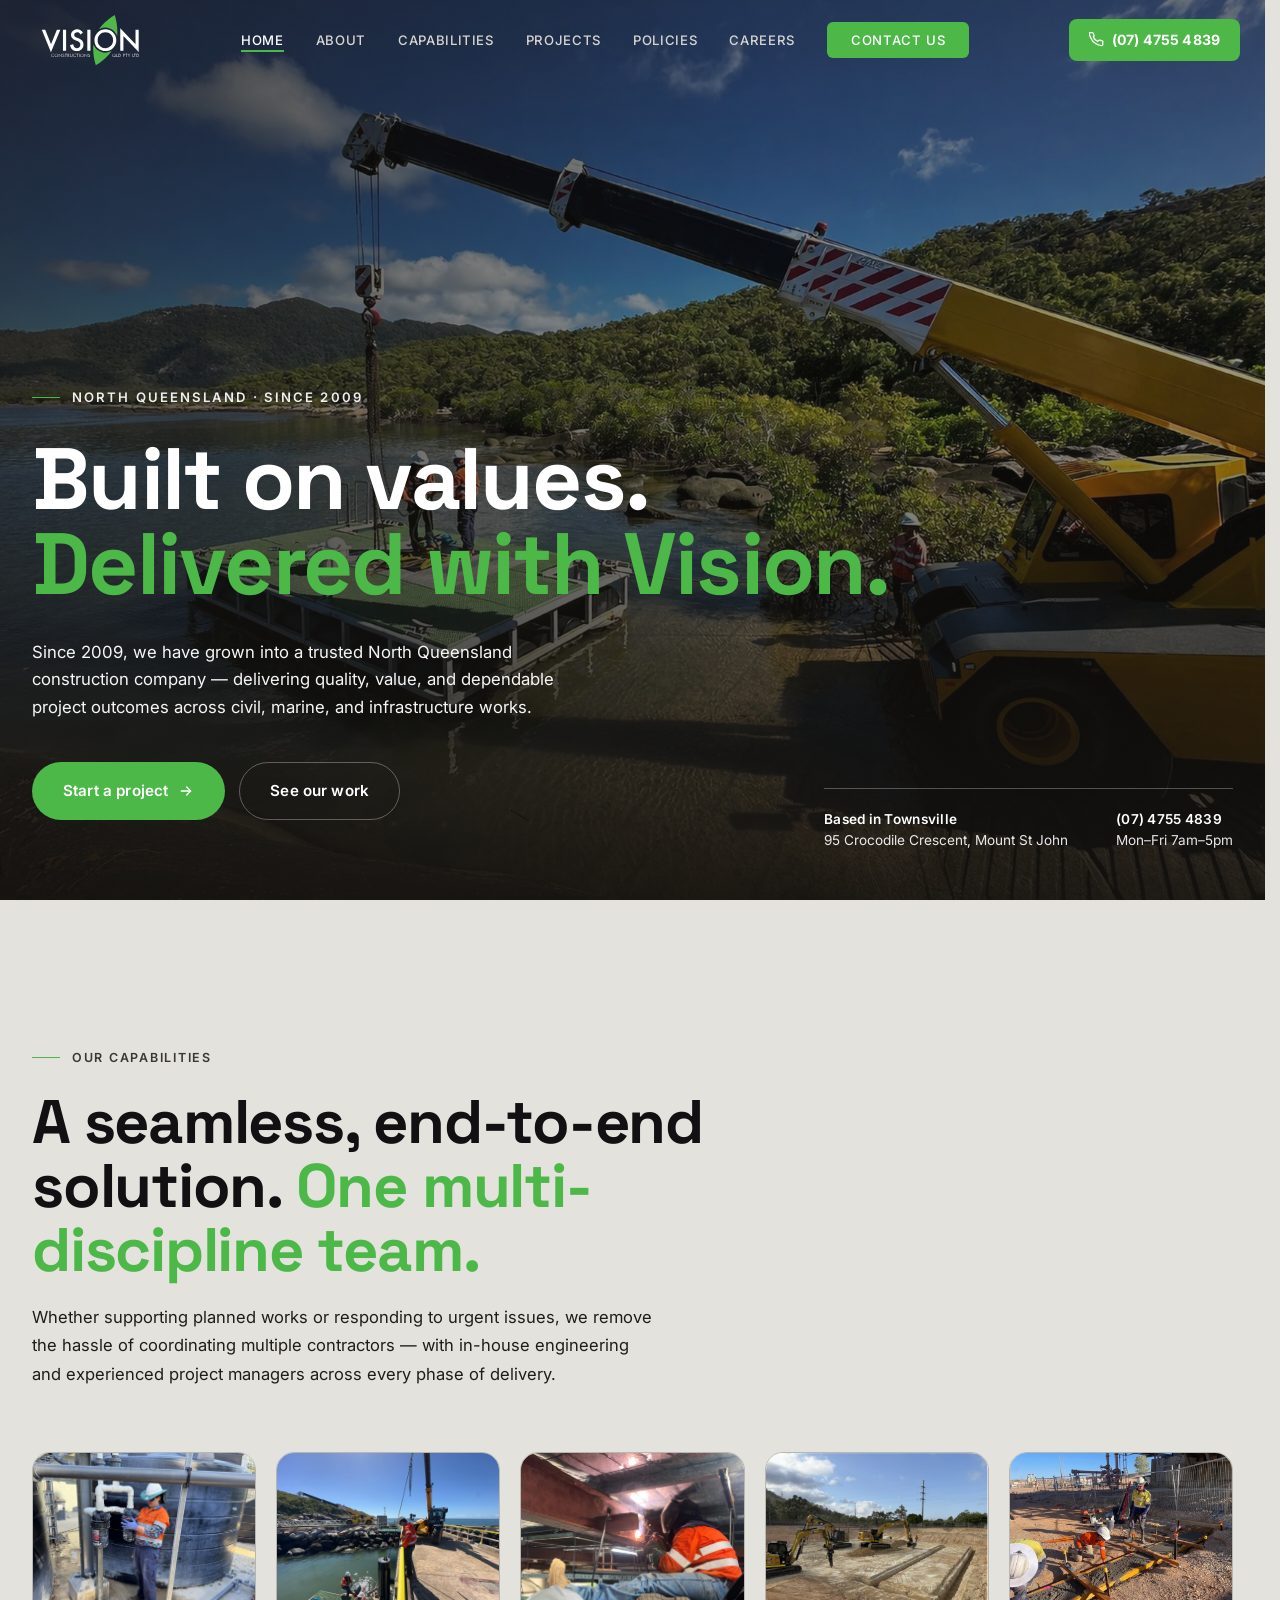
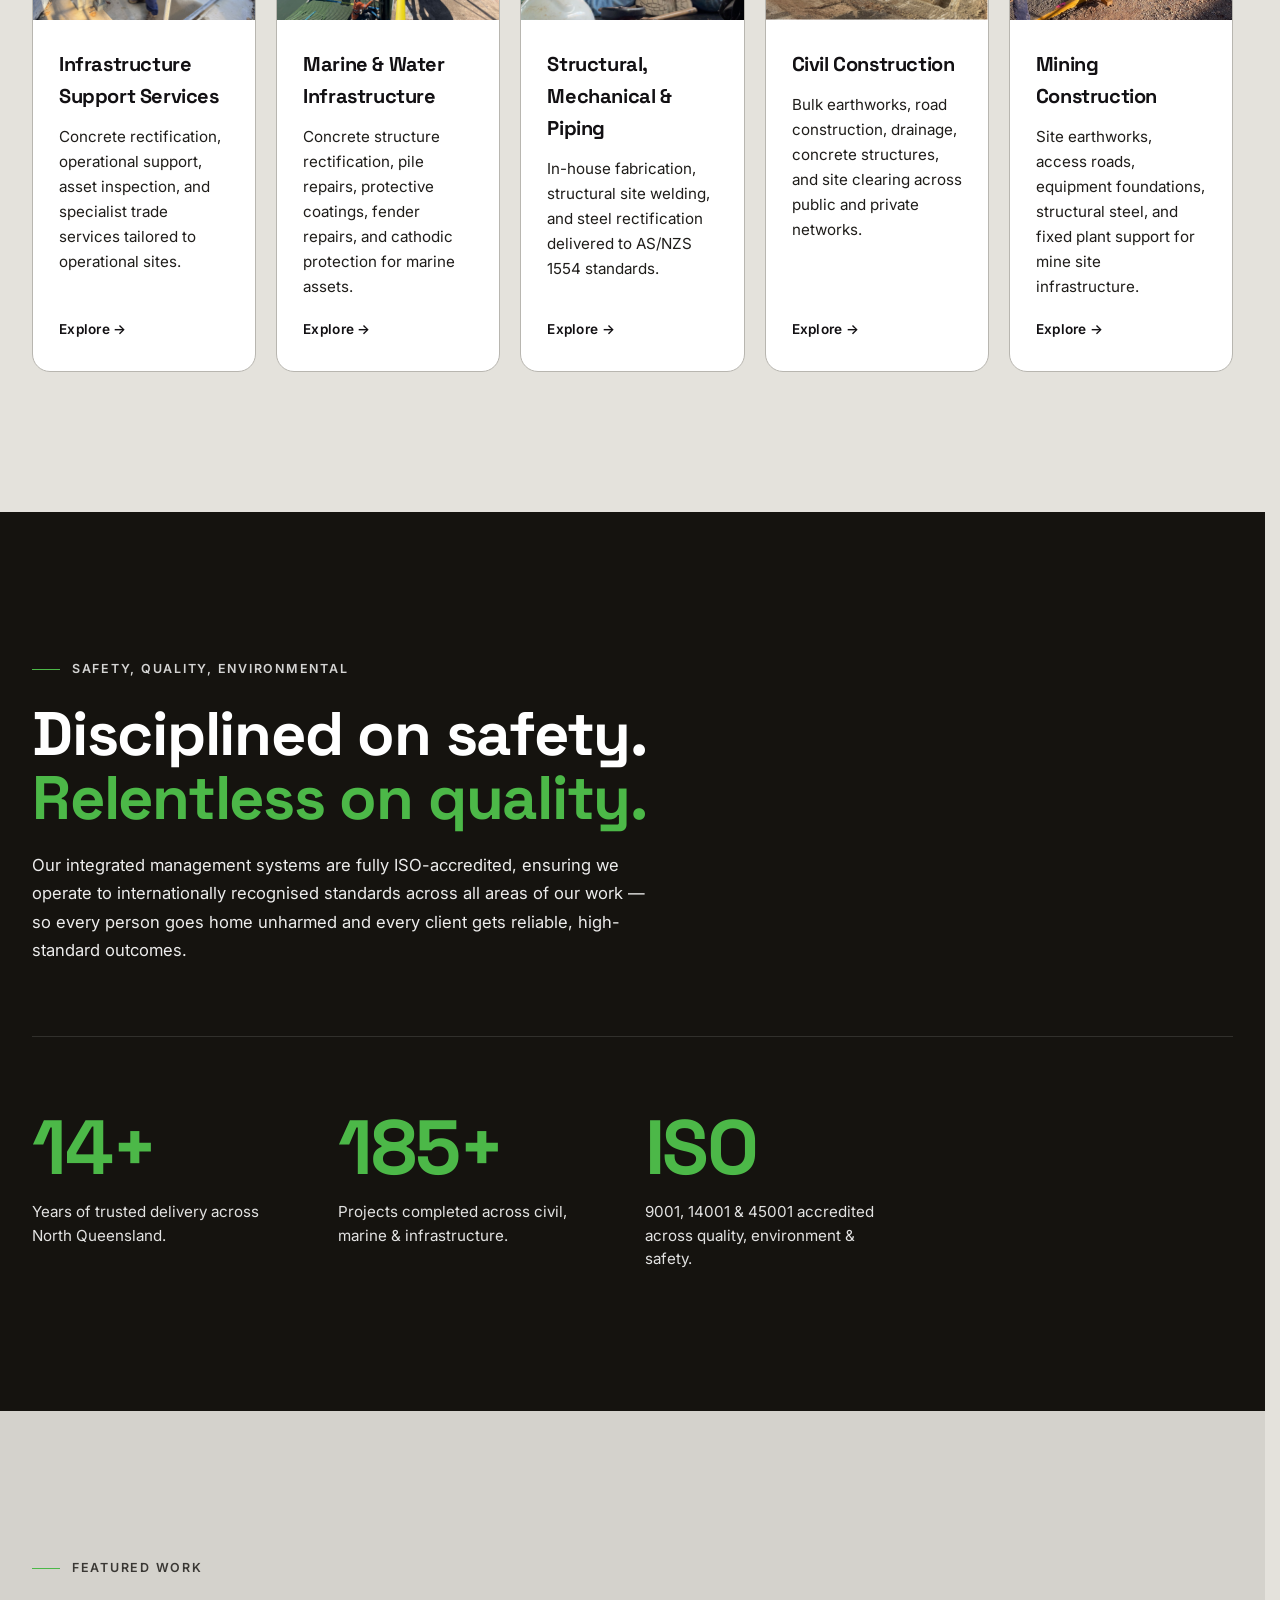
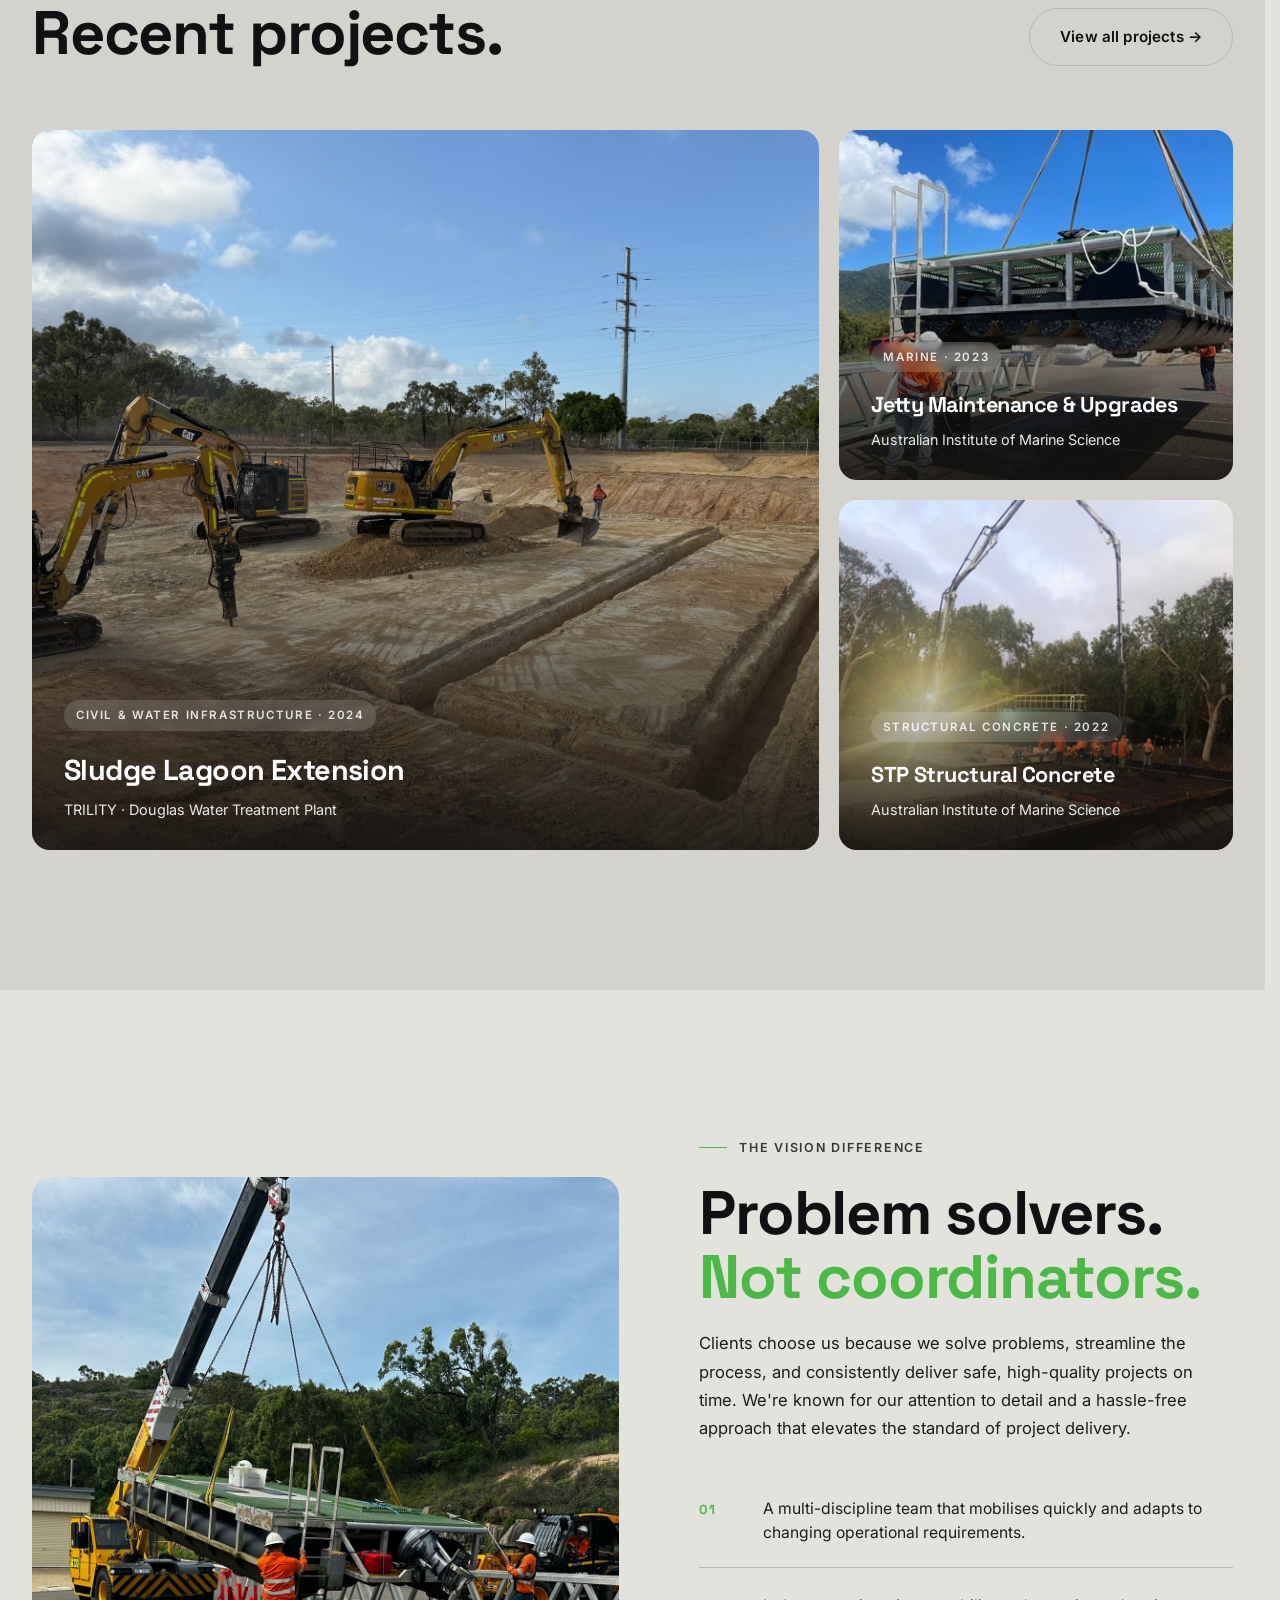
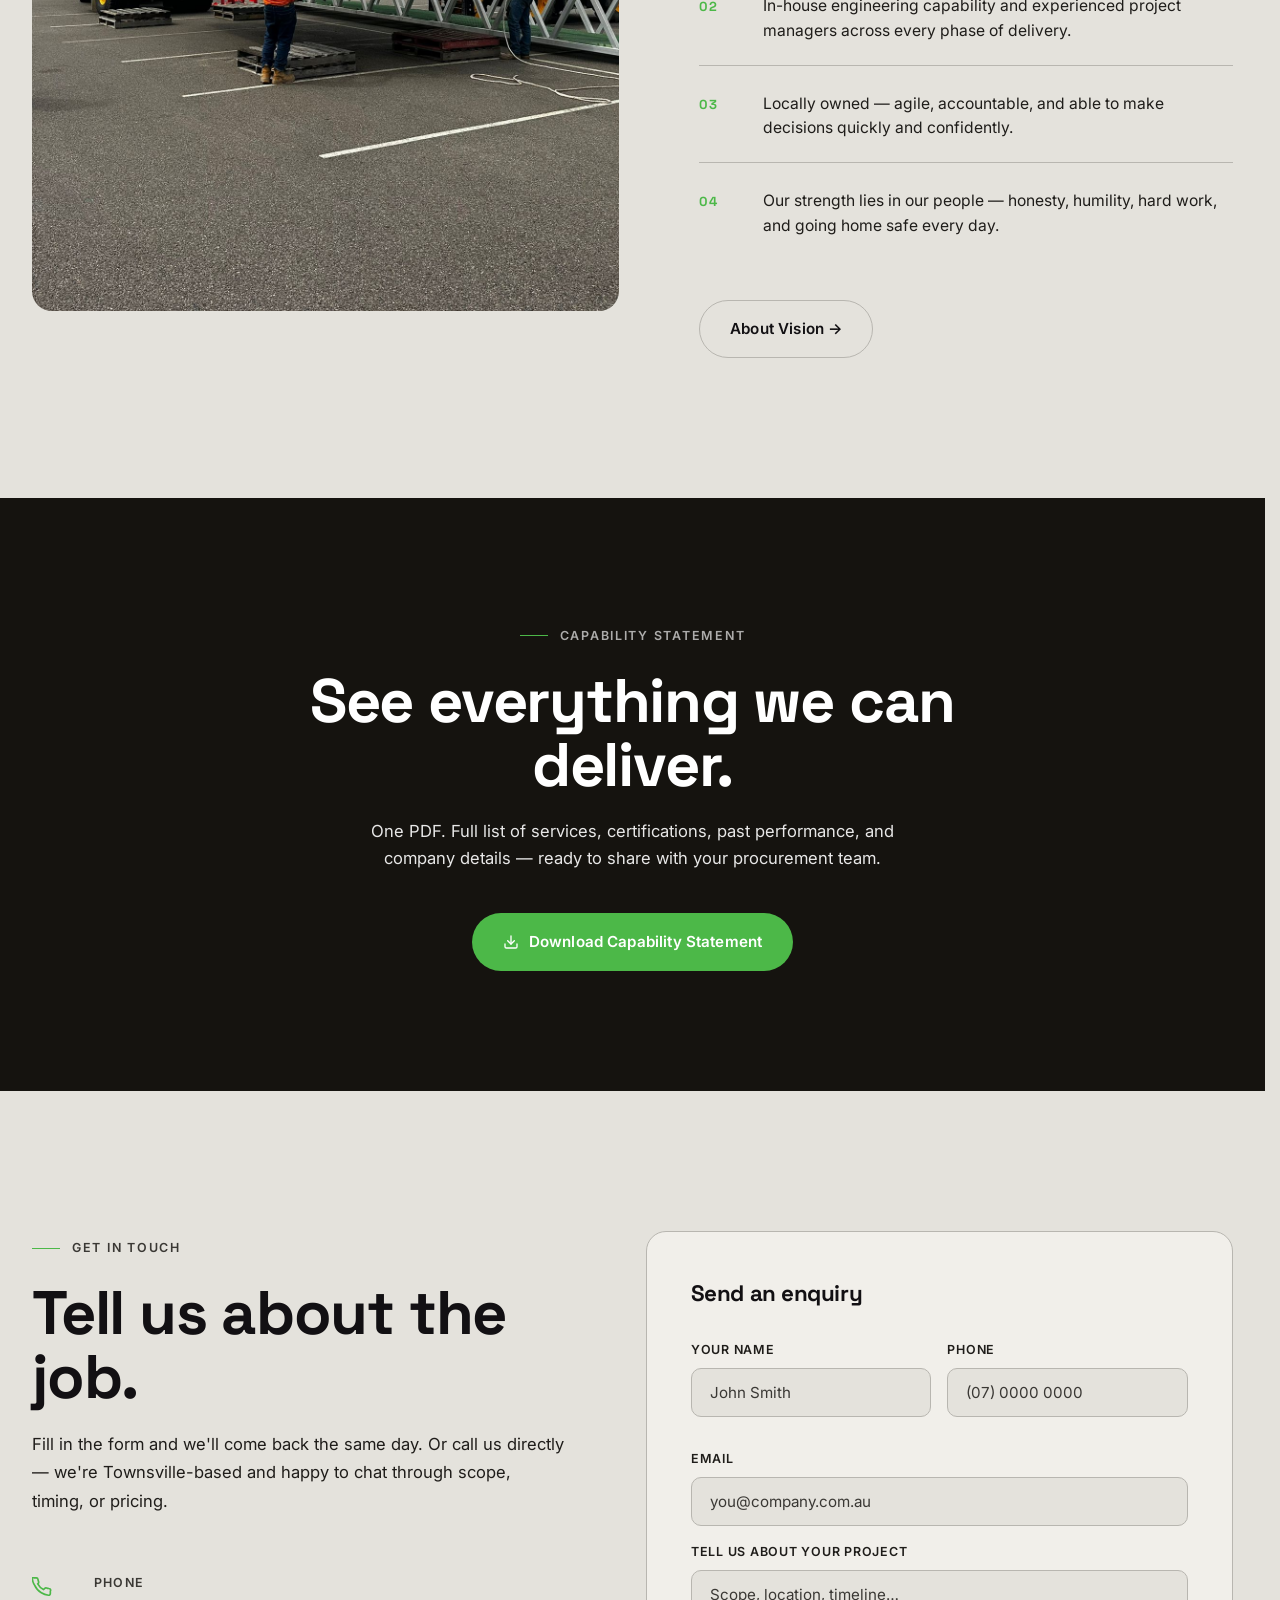
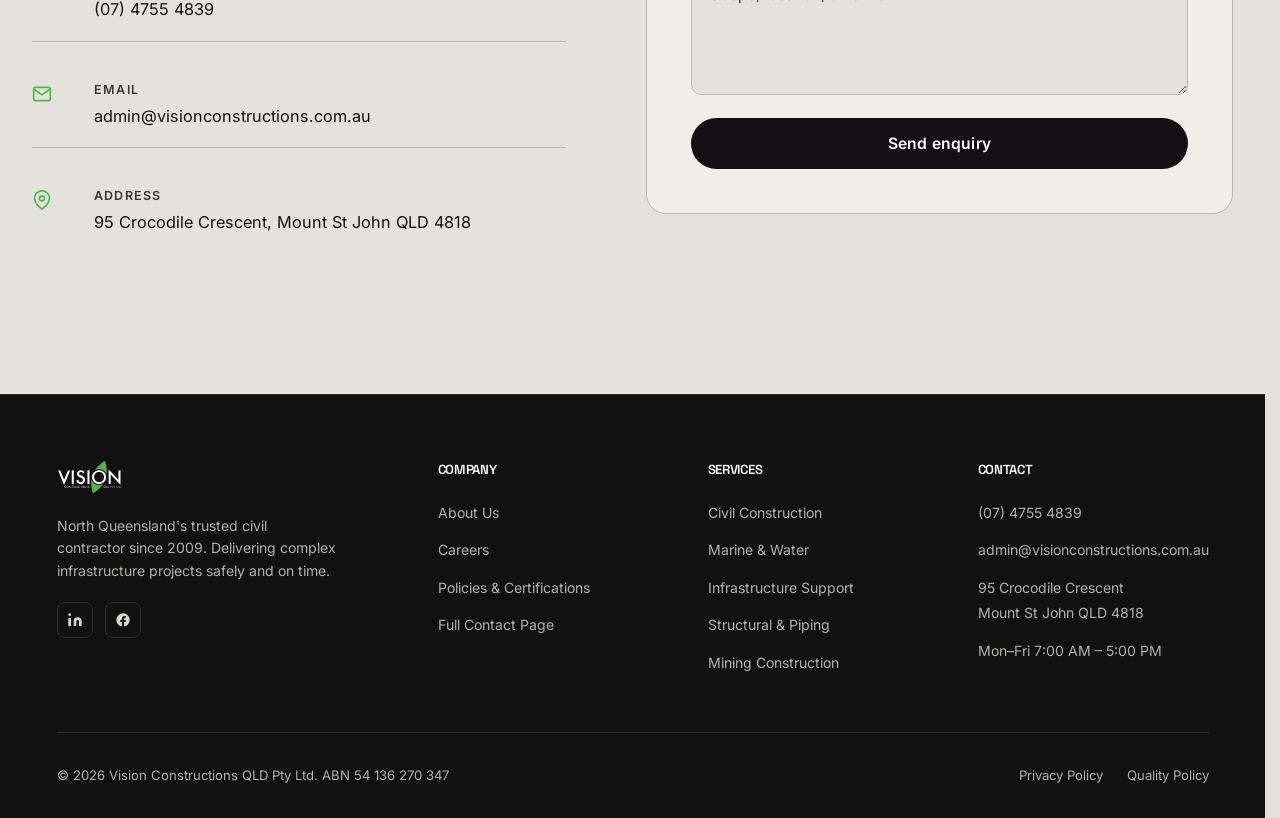
<file: index.html>
<!DOCTYPE html>
<html lang="en">
<head>
  <meta charset="UTF-8">
  <meta name="viewport" content="width=device-width, initial-scale=1.0">
  <title>Vision Constructions QLD — Civil, Marine &amp; Infrastructure Contractors, Townsville</title>
  <meta name="description" content="North Queensland's trusted civil contractor since 2009. Civil construction, marine works, and infrastructure support delivered safely and on time. Call (07) 4755 4839.">

  <meta property="og:title" content="Vision Constructions QLD Pty Ltd">
  <meta property="og:description" content="Civil construction, marine works, and infrastructure support delivered safely and on time across North Queensland since 2009.">
  <meta property="og:type" content="website">
  <meta property="og:locale" content="en_AU">

  <script type="application/ld+json">
  {
    "@context": "https://schema.org",
    "@type": "GeneralContractor",
    "name": "Vision Constructions QLD Pty Ltd",
    "telephone": "+61747554839",
    "email": "admin@visionconstructions.com.au",
    "address": {
      "@type": "PostalAddress",
      "streetAddress": "95 Crocodile Crescent",
      "addressLocality": "Mount St John",
      "addressRegion": "QLD",
      "postalCode": "4818",
      "addressCountry": "AU"
    },
    "areaServed": "North Queensland",
    "foundingDate": "2009"
  }
  </script>

  <link rel="preconnect" href="https://fonts.googleapis.com">
  <link href="https://fonts.googleapis.com/css2?family=Inter:wght@400;500;600;700;800;900&family=Space+Grotesk:wght@500;600;700&display=swap" rel="stylesheet">
  <link rel="stylesheet" href="styles.css?v=20261028b">
</head>
<body class="v2">

<!-- ── NAVIGATION ──────────────────────────── -->
<nav class="nav">
  <div class="nav-inner">
    <a href="index.html" class="nav-logo">
      <img src="images/logo.svg" alt="Vision Constructions" class="nav-logo-light" width="140" height="42">
      <img src="images/logo-dark.svg" alt="Vision Constructions" class="nav-logo-dark" width="140" height="42">
    </a>
    <ul class="nav-links">
      <li><a href="index.html">Home</a></li>
      <li><a href="about.html">About</a></li>
      <li><a href="capabilities.html">Capabilities</a></li>
      <li><a href="projects.html">Projects</a></li>
      <li><a href="policies.html">Policies</a></li>
      <li><a href="careers.html">Careers</a></li>
      <li><a href="contact.html" class="nav-cta">Contact Us</a></li>
    </ul>
    <a href="tel:0747554839" class="nav-phone">
      <svg viewBox="0 0 24 24" fill="none" stroke="currentColor" stroke-width="2"><path d="M22 16.92v3a2 2 0 01-2.18 2 19.79 19.79 0 01-8.63-3.07A19.5 19.5 0 013.07 9.81 19.79 19.79 0 01.21 1.17 2 2 0 012.18 1h3a2 2 0 012 1.72c.127.96.361 1.903.7 2.81a2 2 0 01-.45 2.11L6.91 8.16a16 16 0 006.91 6.91l1.52-1.52a2 2 0 012.11-.45c.907.339 1.85.573 2.81.7A2 2 0 0122 16.92z"/></svg>
      <span>(07) 4755 4839</span>
    </a>
    <button class="nav-toggle" aria-label="Menu">
      <span></span><span></span><span></span>
    </button>
  </div>
</nav>

<!-- ── HERO ────────────────────────────────── -->
<section class="v2-hero">
  <div class="v2-hero-media">
    <img src="images/hero-crane-pontoon.jpg" alt="Vision Constructions crane lifting a service pontoon into water at a remote North Queensland coastal site">
  </div>
  <div class="v2-hero-scrim"></div>
  <div class="v2-container">
    <span class="v2-hero-eyebrow">North Queensland · Since 2009</span>
    <h1 class="v2-hero-title">
      Built on values.<br>
      <em>Delivered with Vision.</em>
    </h1>
    <p class="v2-hero-lede">Since 2009, we have grown into a trusted North Queensland construction company — delivering quality, value, and dependable project outcomes across civil, marine, and infrastructure works.</p>
    <div class="v2-hero-cta">
      <a class="btn-pill btn-pill-green" href="#contact">
        Start a project
        <svg viewBox="0 0 24 24" fill="none" stroke="currentColor" stroke-width="2" stroke-linecap="round"><path d="M5 12h14M13 6l6 6-6 6"/></svg>
      </a>
      <a class="btn-pill btn-pill-ghost-light" href="projects.html">See our work</a>
    </div>
  </div>
  <div class="v2-hero-meta">
    <div><strong>Based in Townsville</strong><br>95 Crocodile Crescent, Mount St John</div>
    <div><strong>(07) 4755 4839</strong><br>Mon–Fri 7am–5pm</div>
  </div>
</section>

<!-- ── TRUST STRIP ─────────────────────────── -->
<!-- ── CAPABILITIES ────────────────────────── -->
<section class="v2-caps">
  <div class="v2-container">
    <header class="v2-heading reveal">
      <span class="v2-kicker">Our Capabilities</span>
      <h2 class="v2-h2">A seamless, end-to-end solution. <em>One multi-discipline team.</em></h2>
      <p class="v2-lead">Whether supporting planned works or responding to urgent issues, we remove the hassle of coordinating multiple contractors — with in-house engineering and experienced project managers across every phase of delivery.</p>
    </header>
    <div class="v2-caps-grid">

      <a href="capabilities.html#support" class="v2-cap reveal">
        <div class="v2-cap-media"><img src="images/support-filter-servicing.jpg" alt="Vision crew member servicing water tank filters"></div>
        <div class="v2-cap-body">
          <h3>Infrastructure Support Services</h3>
          <p>Concrete rectification, operational support, asset inspection, and specialist trade services tailored to operational sites.</p>
          <span class="v2-cap-link">Explore →</span>
        </div>
      </a>

      <a href="capabilities.html#marine" class="v2-cap reveal">
        <div class="v2-cap-media"><img src="images/jetty-guide-piles-crew.jpg" alt="Marine &amp; Water Infrastructure"></div>
        <div class="v2-cap-body">
          <h3>Marine &amp; Water Infrastructure</h3>
          <p>Concrete structure rectification, pile repairs, protective coatings, fender repairs, and cathodic protection for marine assets.</p>
          <span class="v2-cap-link">Explore →</span>
        </div>
      </a>

      <a href="capabilities.html#smp" class="v2-cap reveal">
        <div class="v2-cap-media"><img src="images/smp-welder-steel-mods.jpg" alt="Vision welder performing structural steel modifications with Vision-branded hard hat in foreground"></div>
        <div class="v2-cap-body">
          <h3>Structural, Mechanical &amp; Piping</h3>
          <p>In-house fabrication, structural site welding, and steel rectification delivered to AS/NZS 1554 standards.</p>
          <span class="v2-cap-link">Explore →</span>
        </div>
      </a>

      <a href="capabilities.html#civil" class="v2-cap reveal">
        <div class="v2-cap-media"><img src="images/project-excavators.jpg" alt="Civil Construction"></div>
        <div class="v2-cap-body">
          <h3>Civil Construction</h3>
          <p>Bulk earthworks, road construction, drainage, concrete structures, and site clearing across public and private networks.</p>
          <span class="v2-cap-link">Explore →</span>
        </div>
      </a>

      <a href="capabilities.html#mining" class="v2-cap reveal">
        <div class="v2-cap-media"><img src="images/mining-foundation-works.jpg" alt="Vision Constructions crew forming concrete equipment foundations on a remote mine site"></div>
        <div class="v2-cap-body">
          <h3>Mining Construction</h3>
          <p>Site earthworks, access roads, equipment foundations, structural steel, and fixed plant support for mine site infrastructure.</p>
          <span class="v2-cap-link">Explore →</span>
        </div>
      </a>

    </div>
  </div>
</section>

<!-- ── PROOF ───────────────────────────────── -->
<section class="v2-proof">
  <div class="v2-container">
    <header class="v2-heading reveal">
      <span class="v2-kicker">Safety, Quality, Environmental</span>
      <h2 class="v2-h2">Disciplined on safety. <em>Relentless on quality.</em></h2>
      <p class="v2-lead">Our integrated management systems are fully ISO-accredited, ensuring we operate to internationally recognised standards across all areas of our work — so every person goes home unharmed and every client gets reliable, high-standard outcomes.</p>
    </header>
    <div class="v2-proof-grid reveal">
      <div class="v2-proof-item">
        <strong data-count="15"><span class="v2-count">15</span><span>+</span></strong>
        <p>Years of trusted delivery across North Queensland.</p>
      </div>
      <div class="v2-proof-item">
        <strong data-count="200"><span class="v2-count">200</span><span>+</span></strong>
        <p>Projects completed across civil, marine &amp; infrastructure.</p>
      </div>
      <div class="v2-proof-item">
        <strong>ISO</strong>
        <p>9001, 14001 &amp; 45001 accredited across quality, environment &amp; safety.</p>
      </div>
    </div>
  </div>
</section>

<!-- ── FEATURED PROJECTS ───────────────────── -->
<section class="v2-projects">
  <div class="v2-container">
    <header class="v2-heading v2-heading-row reveal">
      <div>
        <span class="v2-kicker">Featured work</span>
        <h2 class="v2-h2">Recent projects.</h2>
      </div>
      <a class="btn-pill btn-pill-ghost" href="projects.html">View all projects →</a>
    </header>
    <div class="v2-projects-grid">

      <a href="projects.html" class="v2-project v2-project-featured reveal">
        <img src="images/sludge-lagoon-excavation.jpg" alt="Douglas WTP Sludge Lagoon Extension">
        <div class="v2-project-body">
          <span class="v2-project-tag">Civil &amp; Water Infrastructure · 2024</span>
          <h3>Sludge Lagoon Extension</h3>
          <p>TRILITY · Douglas Water Treatment Plant</p>
        </div>
      </a>

      <a href="projects.html" class="v2-project reveal">
        <img src="images/aims-pontoon-service.jpg" alt="AIMS Jetty Maintenance and Upgrades">
        <div class="v2-project-body">
          <span class="v2-project-tag">Marine · 2023</span>
          <h3>Jetty Maintenance &amp; Upgrades</h3>
          <p>Australian Institute of Marine Science</p>
        </div>
      </a>

      <a href="projects.html" class="v2-project reveal">
        <img src="images/stp-concrete-pour.jpg" alt="AIMS STP Structural Concrete Works">
        <div class="v2-project-body">
          <span class="v2-project-tag">Structural Concrete · 2022</span>
          <h3>STP Structural Concrete</h3>
          <p>Australian Institute of Marine Science</p>
        </div>
      </a>

    </div>
  </div>
</section>

<!-- ── WHY VISION ──────────────────────────── -->
<section class="v2-why">
  <div class="v2-container">
    <div class="v2-why-grid">
      <div class="v2-why-media reveal">
        <img src="images/aims-pontoon-install.jpg" alt="Vision Constructions crew on marine install">
      </div>
      <div class="v2-why-body reveal">
        <span class="v2-kicker">The Vision Difference</span>
        <h2 class="v2-h2">Problem solvers. <em>Not coordinators.</em></h2>
        <p class="v2-lead">Clients choose us because we solve problems, streamline the process, and consistently deliver safe, high-quality projects on time. We're known for our attention to detail and a hassle-free approach that elevates the standard of project delivery.</p>
        <ul class="v2-why-list">
          <li><span>01</span> A multi-discipline team that mobilises quickly and adapts to changing operational requirements.</li>
          <li><span>02</span> In-house engineering capability and experienced project managers across every phase of delivery.</li>
          <li><span>03</span> Locally owned — agile, accountable, and able to make decisions quickly and confidently.</li>
          <li><span>04</span> Our strength lies in our people — honesty, humility, hard work, and going home safe every day.</li>
        </ul>
        <a class="btn-pill btn-pill-ghost" href="about.html">About Vision →</a>
      </div>
    </div>
  </div>
</section>

<!-- ── CAPABILITY STATEMENT CTA ────────────── -->
<section class="v2-cta-band">
  <div class="v2-container">
    <div class="v2-cta-inner reveal">
      <span class="v2-kicker v2-kicker-light">Capability statement</span>
      <h2 class="v2-h2">See everything we can deliver.</h2>
      <p>One PDF. Full list of services, certifications, past performance, and company details — ready to share with your procurement team.</p>
      <a class="btn-pill btn-pill-green" href="assets/Vision Capability Statement.pdf" download>
        <svg viewBox="0 0 24 24" fill="none" stroke="currentColor" stroke-width="2" stroke-linecap="round"><path d="M21 15v4a2 2 0 01-2 2H5a2 2 0 01-2-2v-4"/><polyline points="7 10 12 15 17 10"/><line x1="12" y1="15" x2="12" y2="3"/></svg>
        Download Capability Statement
      </a>
    </div>
  </div>
</section>

<!-- ── CONTACT ─────────────────────────────── -->
<section class="v2-contact" id="contact">
  <div class="v2-container">
    <div class="v2-contact-grid">

      <div class="reveal">
        <span class="v2-kicker">Get in touch</span>
        <h2 class="v2-h2">Tell us about the job.</h2>
        <p class="v2-lead">Fill in the form and we'll come back the same day. Or call us directly — we're Townsville-based and happy to chat through scope, timing, or pricing.</p>
        <div class="v2-contact-details">
          <div class="v2-contact-detail">
            <svg viewBox="0 0 24 24" fill="none" stroke="currentColor" stroke-width="2"><path d="M22 16.92v3a2 2 0 01-2.18 2 19.79 19.79 0 01-8.63-3.07A19.5 19.5 0 013.07 9.81 19.79 19.79 0 01.21 1.17 2 2 0 012.18 1h3a2 2 0 012 1.72c.127.96.361 1.903.7 2.81a2 2 0 01-.45 2.11L6.91 8.16a16 16 0 006.91 6.91l1.52-1.52a2 2 0 012.11-.45c.907.339 1.85.573 2.81.7A2 2 0 0122 16.92z"/></svg>
            <div>
              <strong>Phone</strong>
              <a href="tel:0747554839">(07) 4755 4839</a>
            </div>
          </div>
          <div class="v2-contact-detail">
            <svg viewBox="0 0 24 24" fill="none" stroke="currentColor" stroke-width="2"><path d="M4 4h16c1.1 0 2 .9 2 2v12c0 1.1-.9 2-2 2H4c-1.1 0-2-.9-2-2V6c0-1.1.9-2 2-2z"/><polyline points="22,6 12,13 2,6"/></svg>
            <div>
              <strong>Email</strong>
              <a href="mailto:admin@visionconstructions.com.au">admin@visionconstructions.com.au</a>
            </div>
          </div>
          <div class="v2-contact-detail">
            <svg viewBox="0 0 24 24" fill="none" stroke="currentColor" stroke-width="2"><path d="M21 10c0 7-9 13-9 13s-9-6-9-13a9 9 0 0118 0z"/><circle cx="12" cy="10" r="3"/></svg>
            <div>
              <strong>Address</strong>
              <span>95 Crocodile Crescent, Mount St John QLD 4818</span>
            </div>
          </div>
        </div>
      </div>

      <form class="v2-form reveal" id="contactForm" action="https://formspree.io/f/mbdqkanq" method="POST">
        <input type="hidden" name="_subject" value="New homepage enquiry — visionconstructions.com.au">
        <input type="text" name="_gotcha" class="v2-form-gotcha" tabindex="-1" autocomplete="off" aria-hidden="true">
        <h3>Send an enquiry</h3>
        <div class="v2-form-row">
          <div class="v2-form-group">
            <label for="cName">Your Name</label>
            <input type="text" id="cName" name="name" placeholder="John Smith" required autocomplete="name">
          </div>
          <div class="v2-form-group">
            <label for="cPhone">Phone</label>
            <input type="tel" id="cPhone" name="phone" placeholder="(07) 0000 0000" required autocomplete="tel">
          </div>
        </div>
        <div class="v2-form-group">
          <label for="cEmail">Email</label>
          <input type="email" id="cEmail" name="email" placeholder="you@company.com.au" required autocomplete="email">
        </div>
        <div class="v2-form-group">
          <label for="cMessage">Tell us about your project</label>
          <textarea id="cMessage" name="message" placeholder="Scope, location, timeline…" rows="5" required></textarea>
        </div>
        <button type="submit" class="v2-form-submit">Send enquiry</button>
      </form>

    </div>
  </div>
</section>

<!-- ── FOOTER ──────────────────────────────── -->
<footer class="footer">
  <div class="container">
    <div class="footer-grid">
      <div class="footer-brand">
        <img src="images/logo.svg" alt="Vision Constructions">
        <p>North Queensland's trusted civil contractor since 2009. Delivering complex infrastructure projects safely and on time.</p>
        <div class="footer-social">
          <a href="https://www.linkedin.com/company/vision-constructions-qld-pty-ltd/" target="_blank" rel="noopener" aria-label="LinkedIn">
            <svg viewBox="0 0 24 24" fill="currentColor"><path d="M16 8a6 6 0 016 6v7h-4v-7a2 2 0 00-2-2 2 2 0 00-2 2v7h-4v-7a6 6 0 016-6zM2 9h4v12H2z"/><circle cx="4" cy="4" r="2"/></svg>
          </a>
          <a href="https://www.facebook.com/p/Vision-Constructions-Queensland-Pty-Ltd-100090732505357/" target="_blank" rel="noopener" aria-label="Facebook">
            <svg viewBox="0 0 24 24" fill="currentColor"><path d="M22 12a10 10 0 10-11.56 9.88v-6.99H7.9V12h2.54V9.8c0-2.51 1.49-3.89 3.77-3.89 1.09 0 2.24.19 2.24.19v2.46h-1.26c-1.24 0-1.63.77-1.63 1.56V12h2.77l-.44 2.89h-2.33v6.99A10 10 0 0022 12z"/></svg>
          </a>
        </div>
      </div>
      <div class="footer-col">
        <h5>Company</h5>
        <ul>
          <li><a href="about.html">About Us</a></li>
          <li><a href="careers.html">Careers</a></li>
          <li><a href="policies.html">Policies &amp; Certifications</a></li>
          <li><a href="contact.html">Full Contact Page</a></li>
        </ul>
      </div>
      <div class="footer-col">
        <h5>Services</h5>
        <ul>
          <li><a href="capabilities.html#civil">Civil Construction</a></li>
          <li><a href="capabilities.html#marine">Marine &amp; Water</a></li>
          <li><a href="capabilities.html#support">Infrastructure Support</a></li>
          <li><a href="capabilities.html#smp">Structural &amp; Piping</a></li>
          <li><a href="capabilities.html#mining">Mining Construction</a></li>
        </ul>
      </div>
      <div class="footer-col">
        <h5>Contact</h5>
        <ul>
          <li><a href="tel:0747554839">(07) 4755 4839</a></li>
          <li><a href="mailto:admin@visionconstructions.com.au">admin@visionconstructions.com.au</a></li>
          <li><span style="color:var(--grey-600); font-size:0.88rem;">95 Crocodile Crescent<br>Mount St John QLD 4818</span></li>
          <li><span style="color:var(--grey-600); font-size:0.88rem;">Mon–Fri 7:00 AM – 5:00 PM</span></li>
        </ul>
      </div>
    </div>
    <div class="footer-bottom">
      <p>&copy; 2026 Vision Constructions QLD Pty Ltd. ABN 54 136 270 347</p>
      <div class="footer-bottom-links">
        <a href="policies.html">Privacy Policy</a>
        <a href="policies.html">Quality Policy</a>
      </div>
    </div>
  </div>
</footer>

<script src="main.js?v=20261028b"></script>
</body>
</html>
</file>
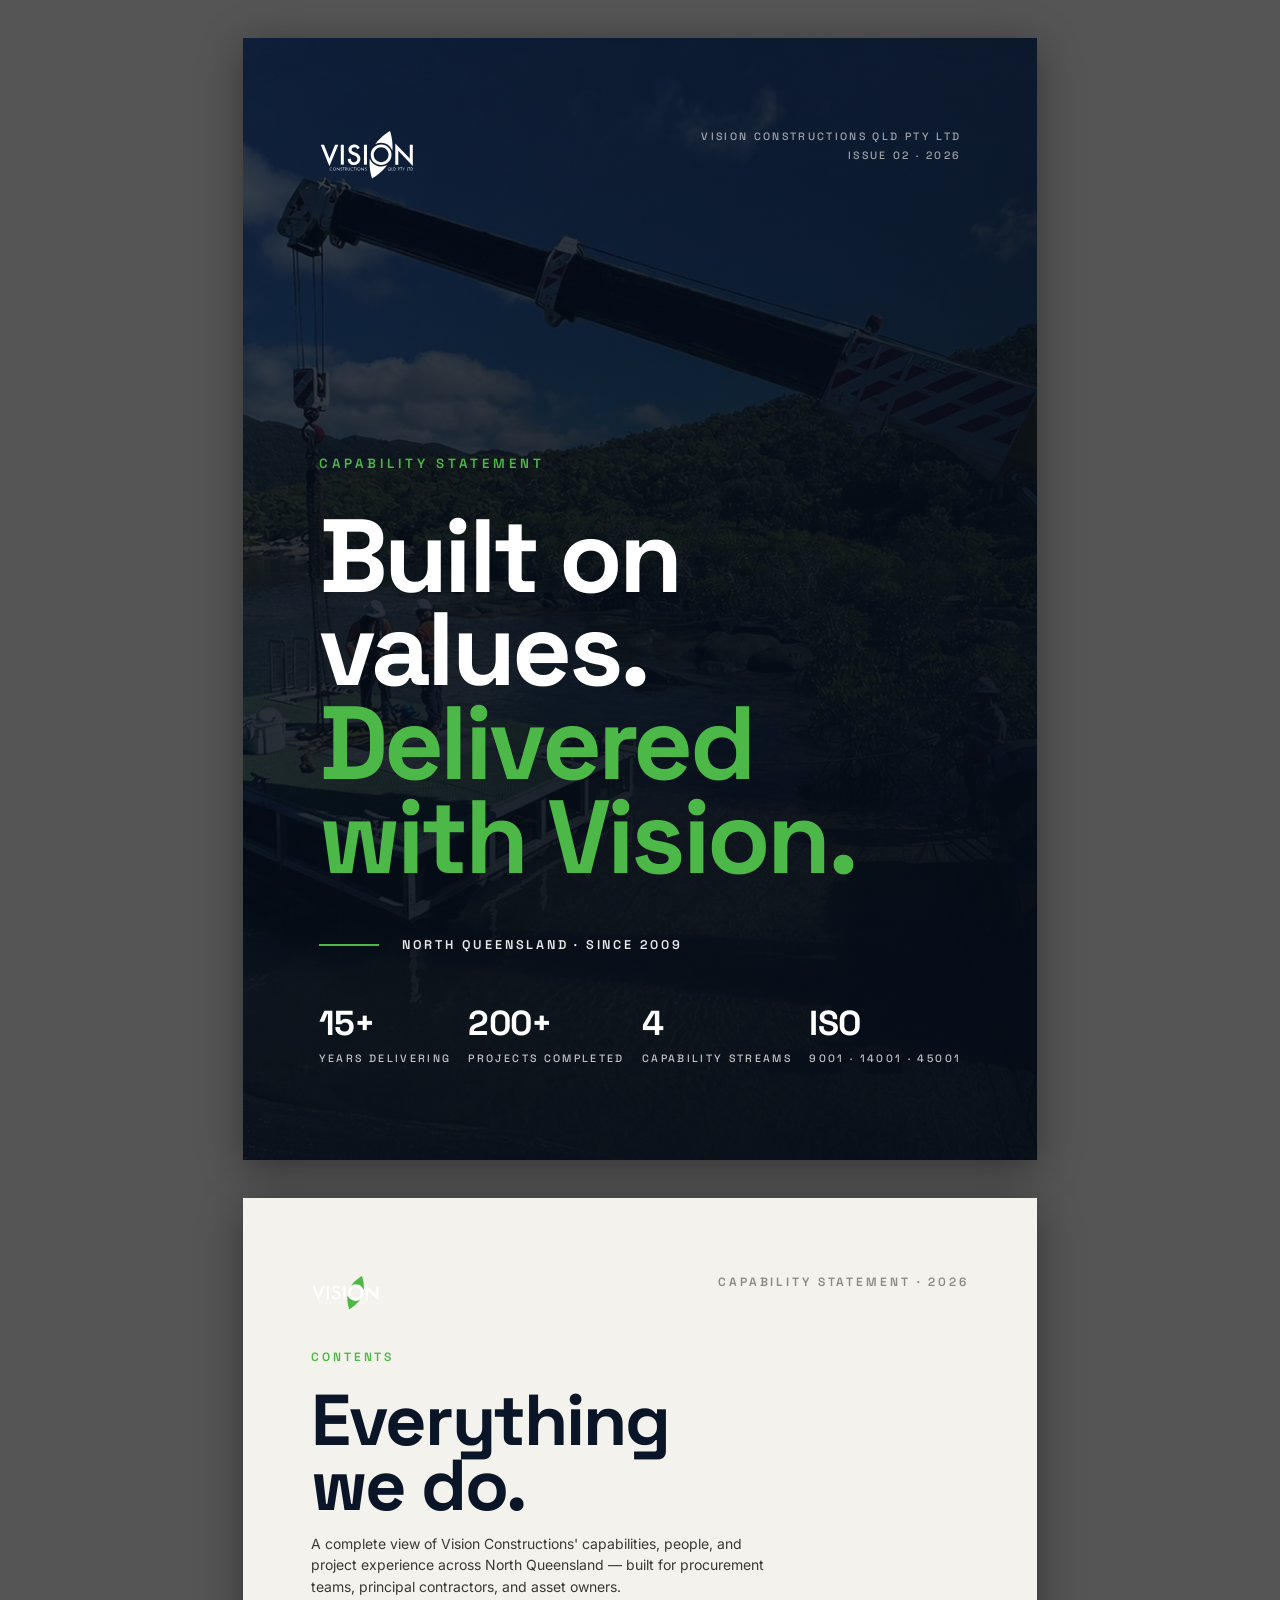
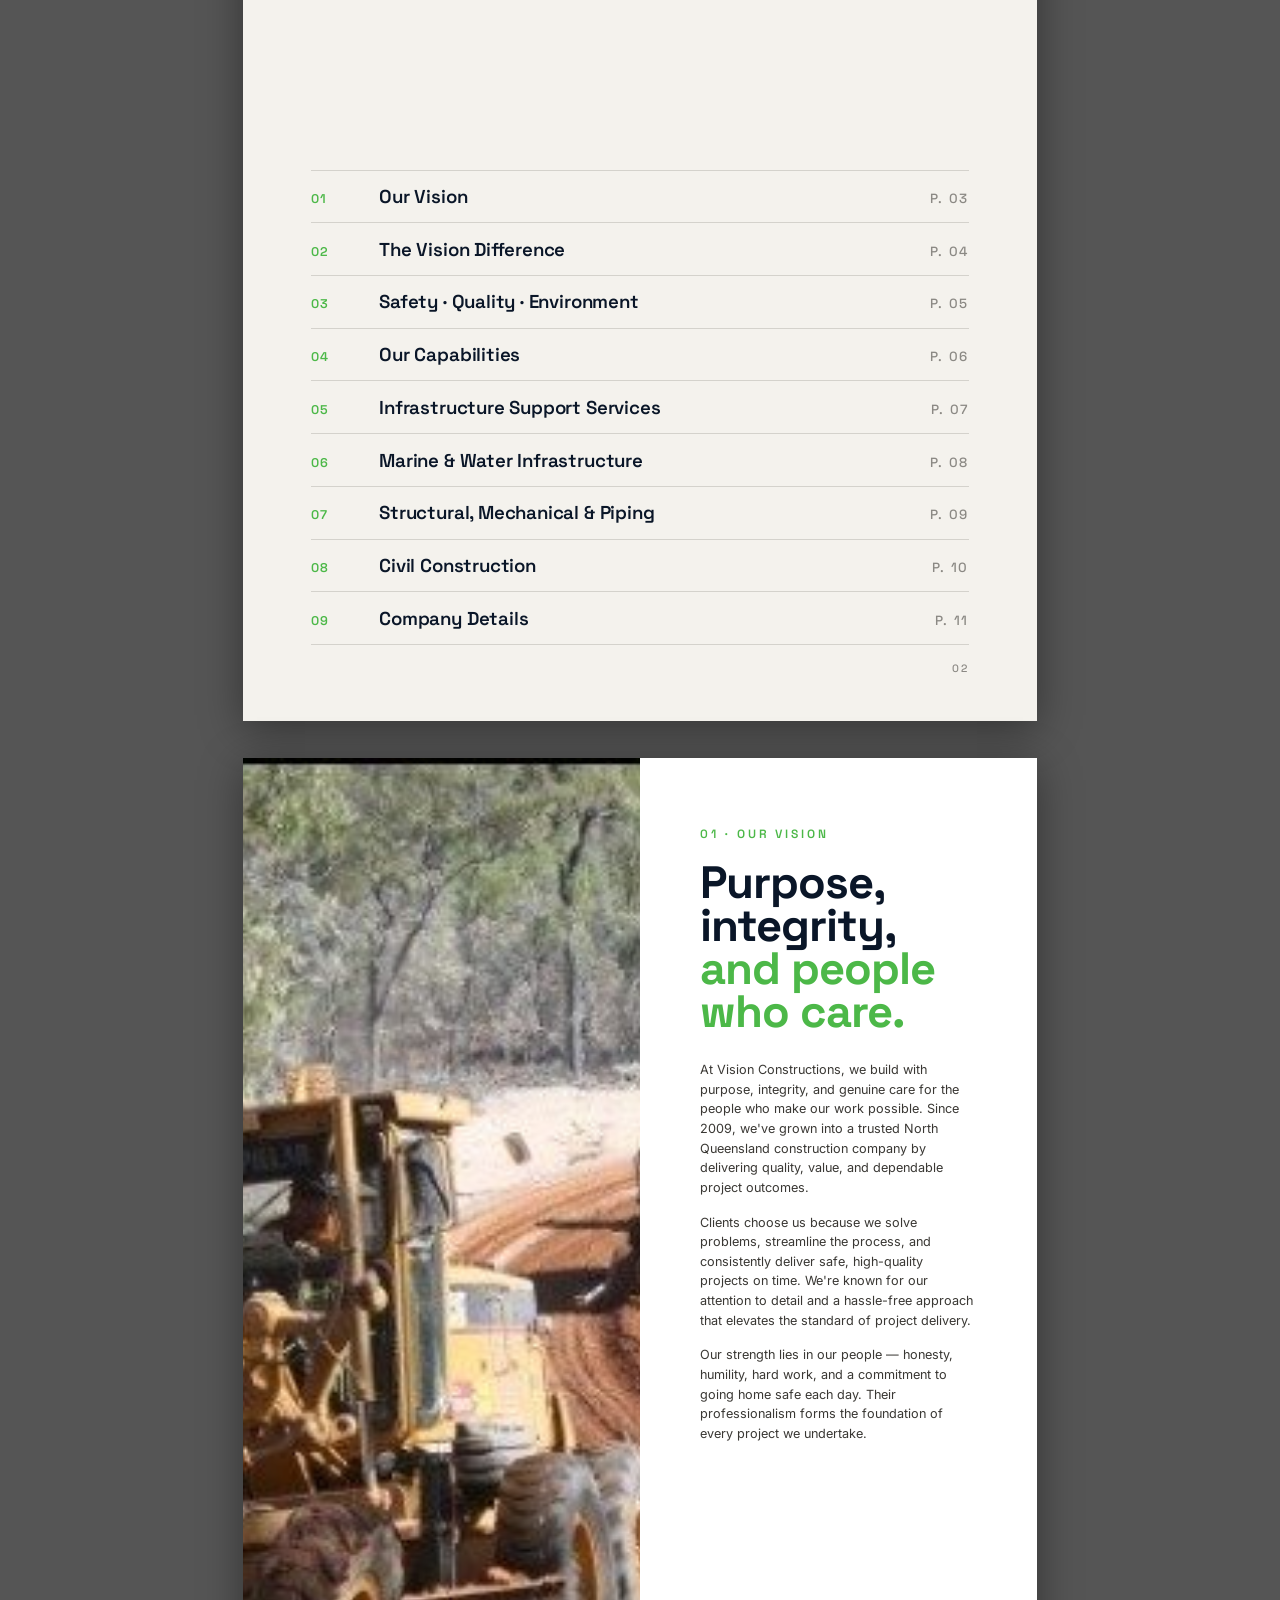
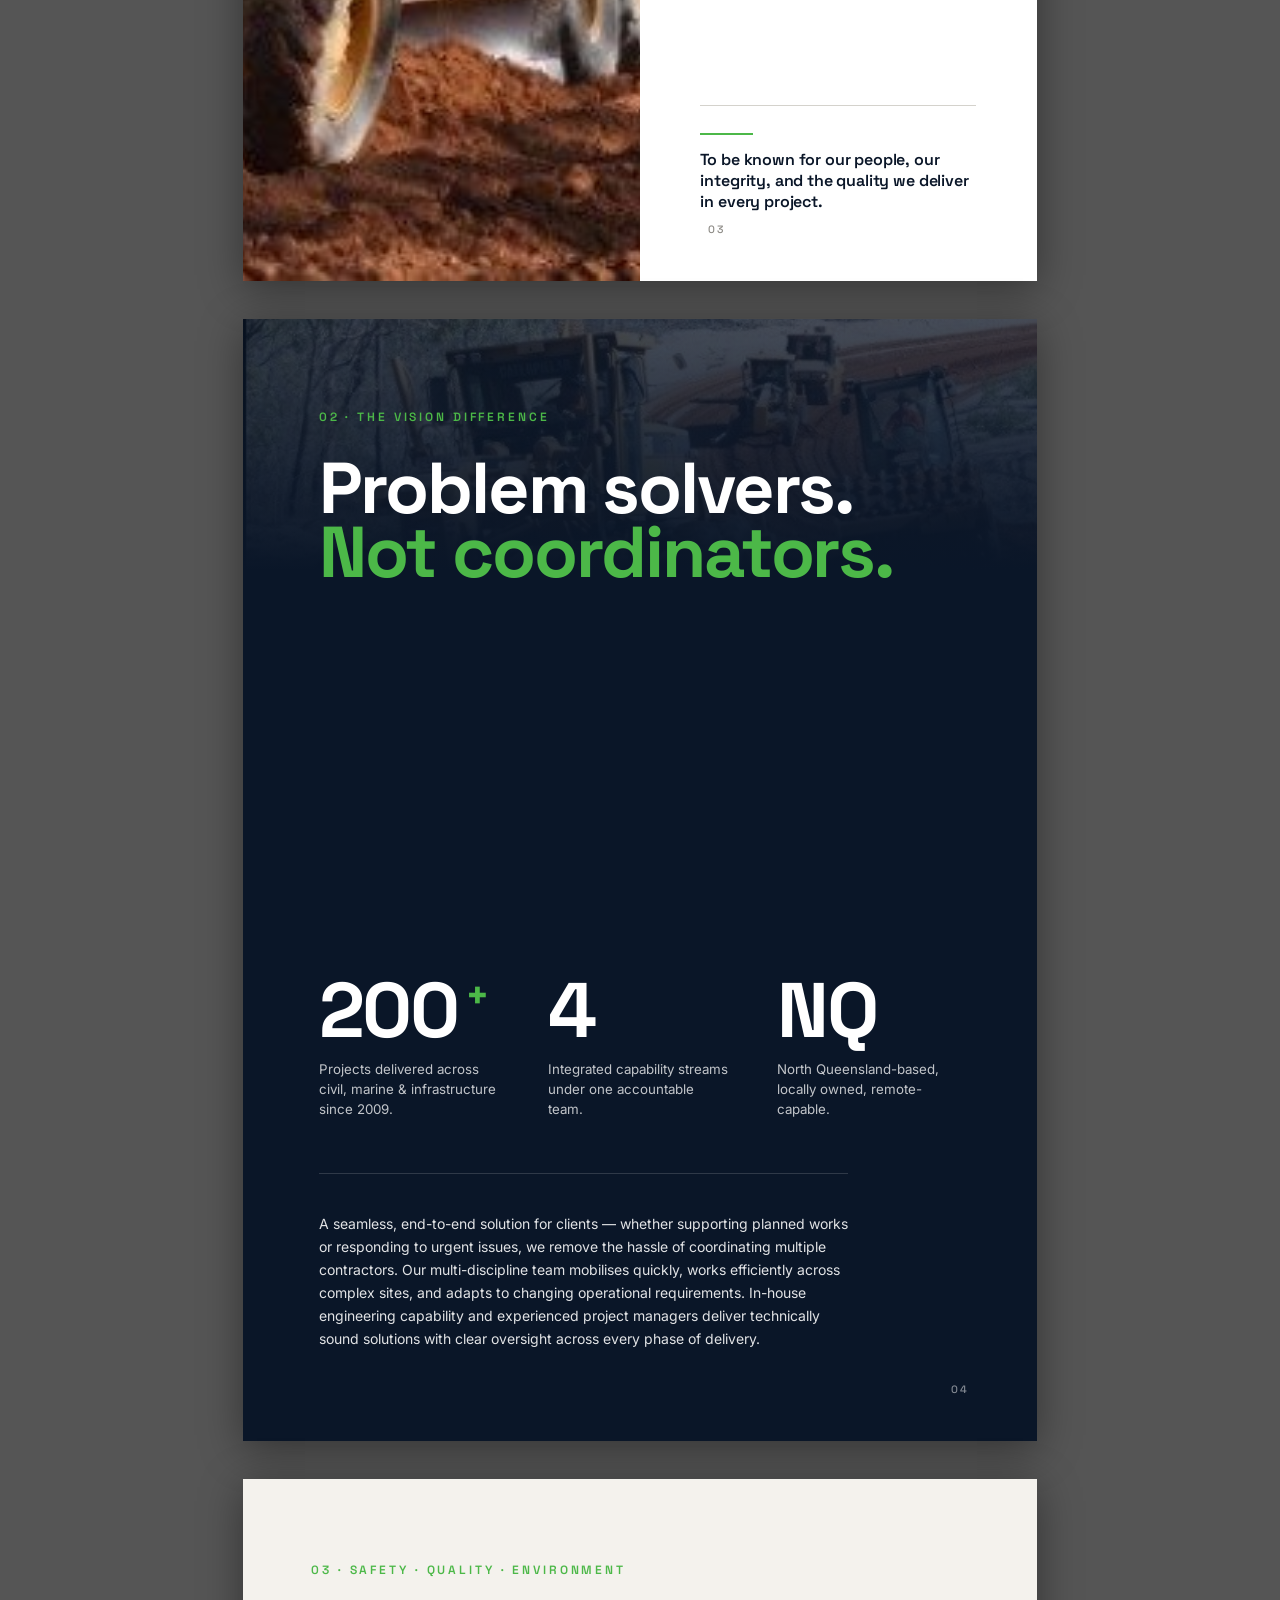
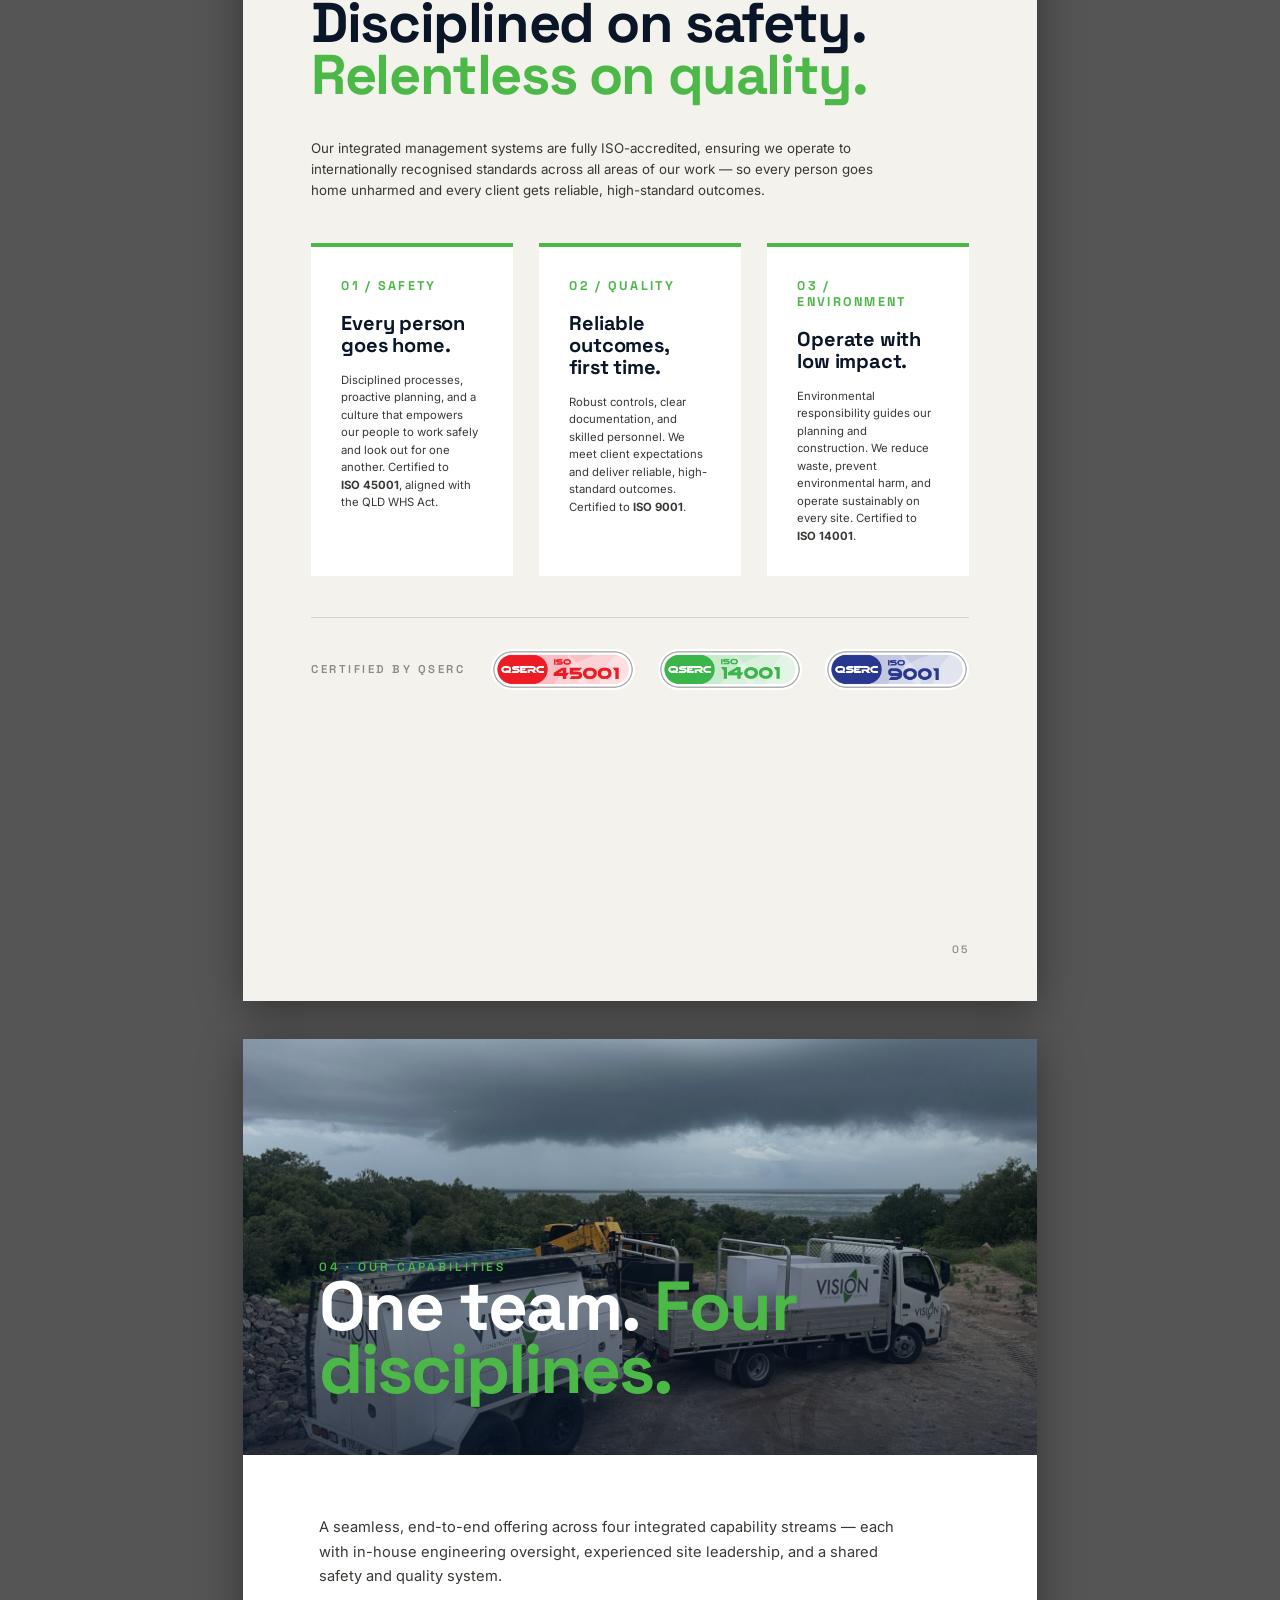
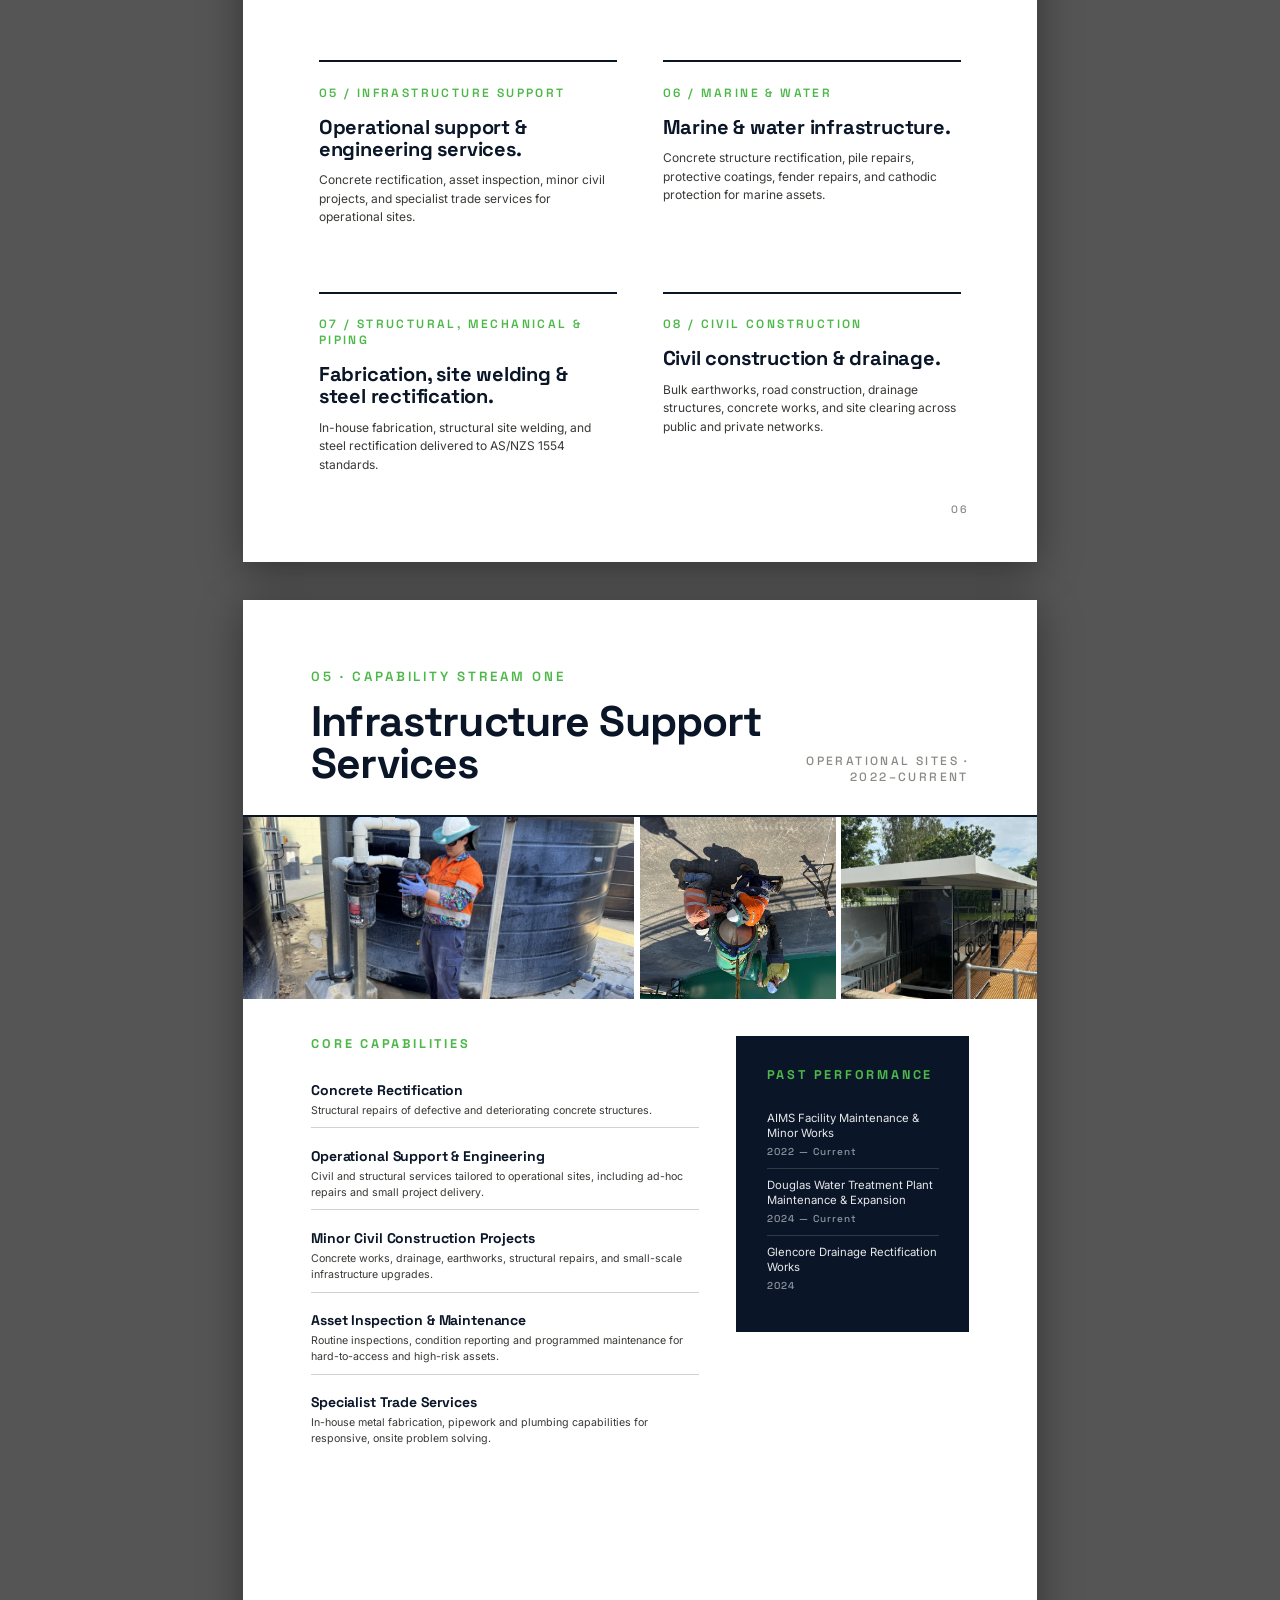
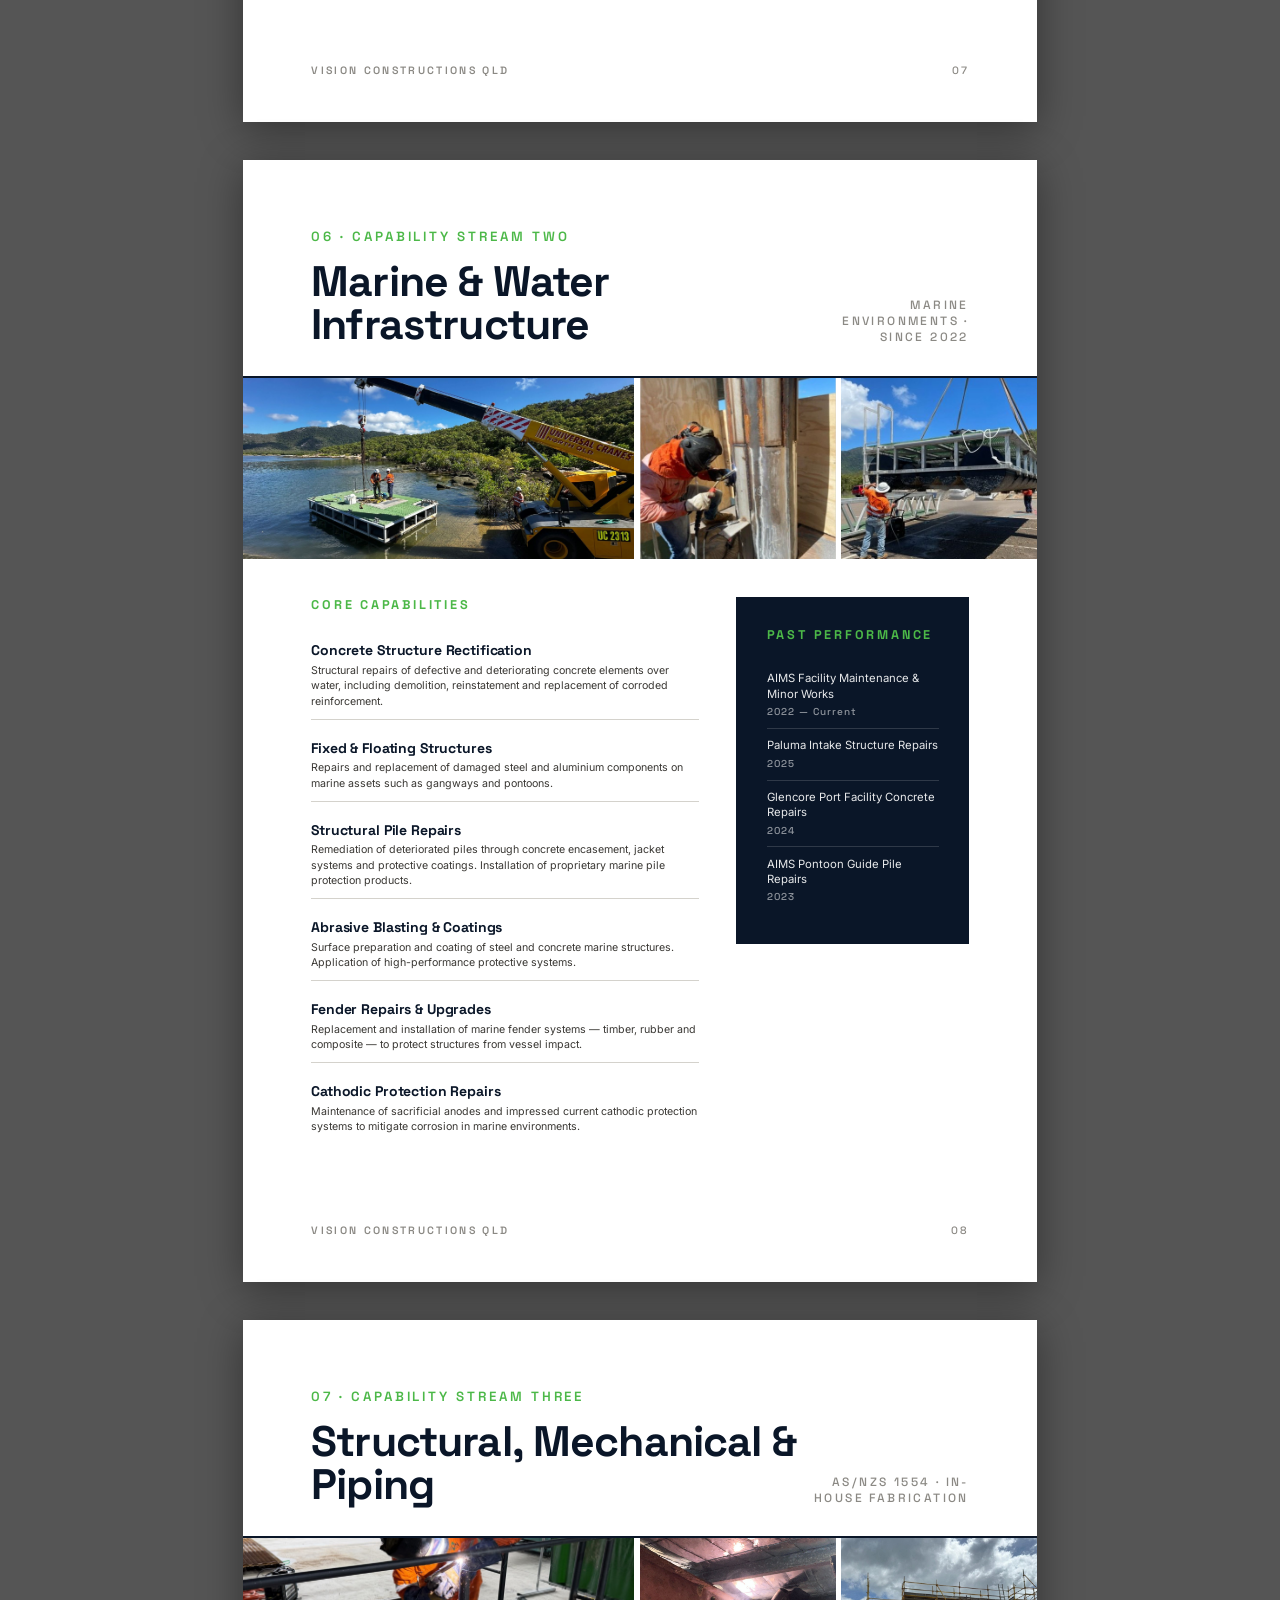
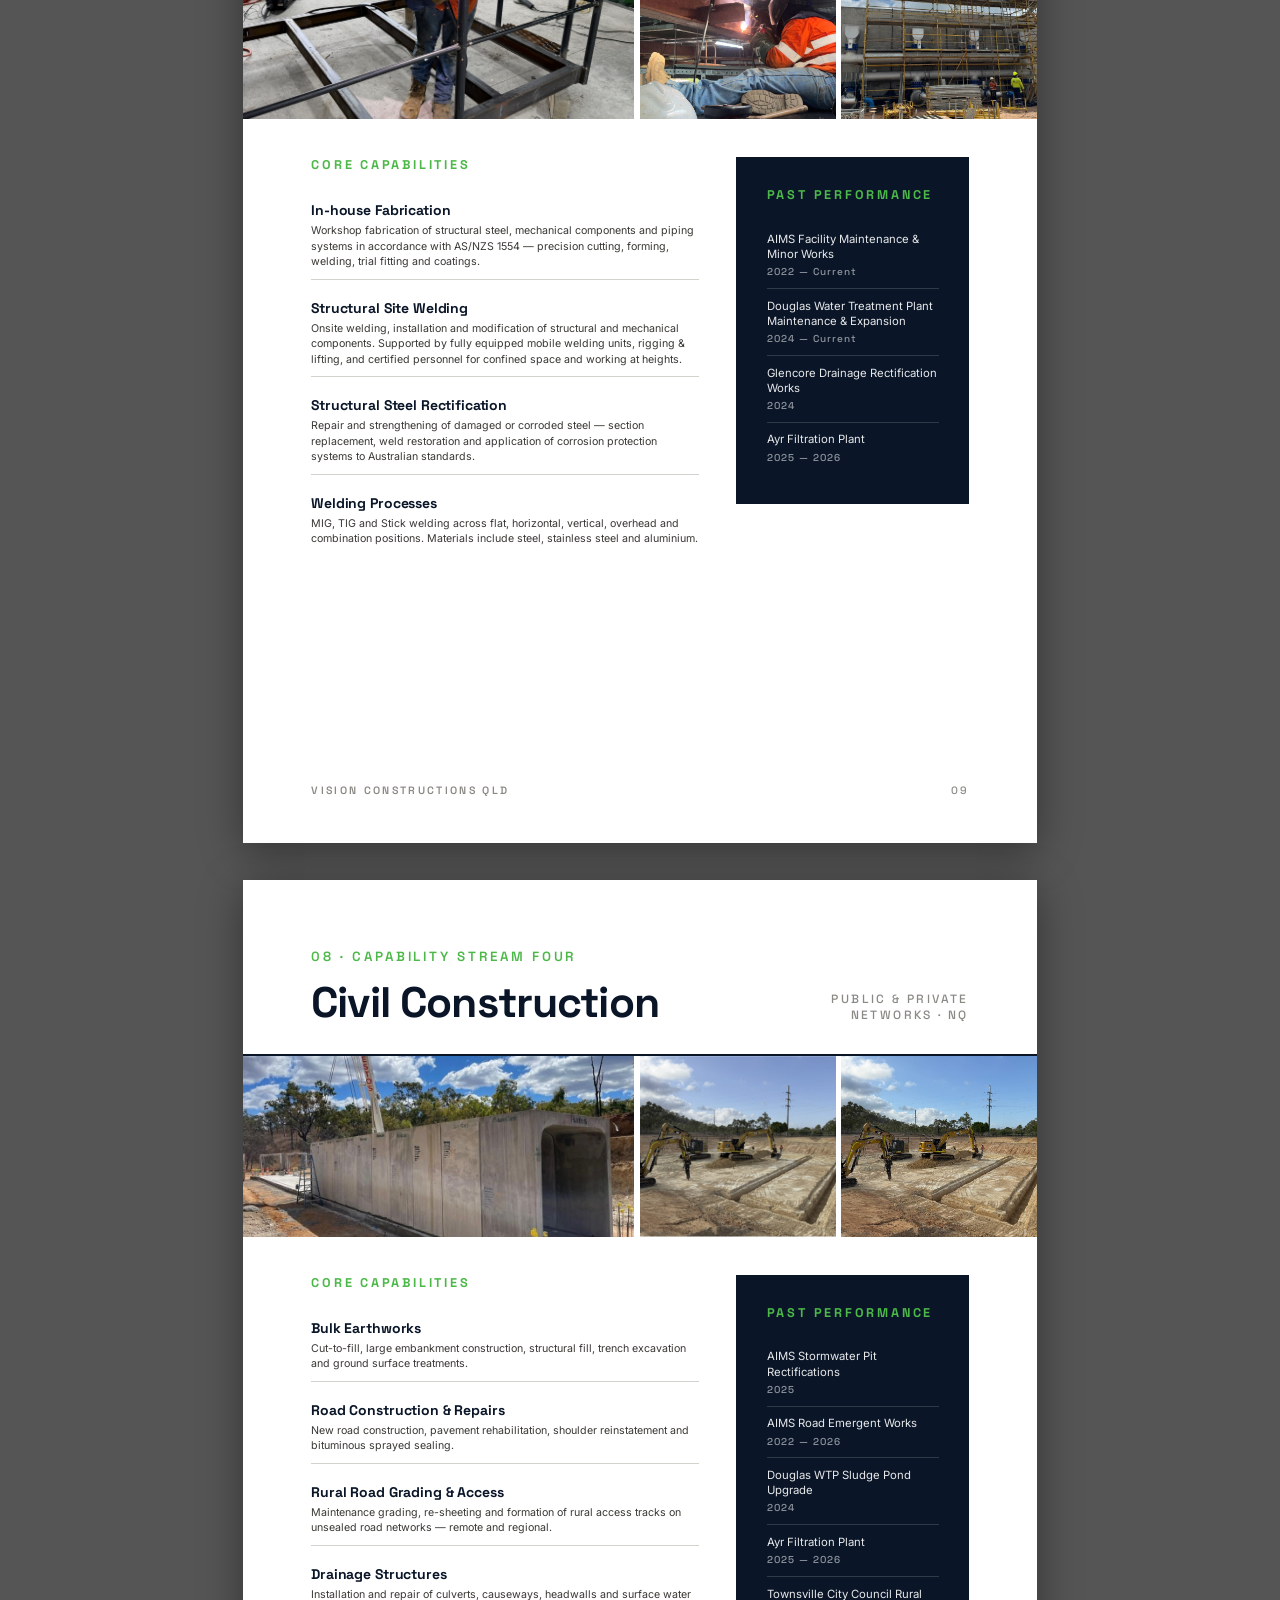
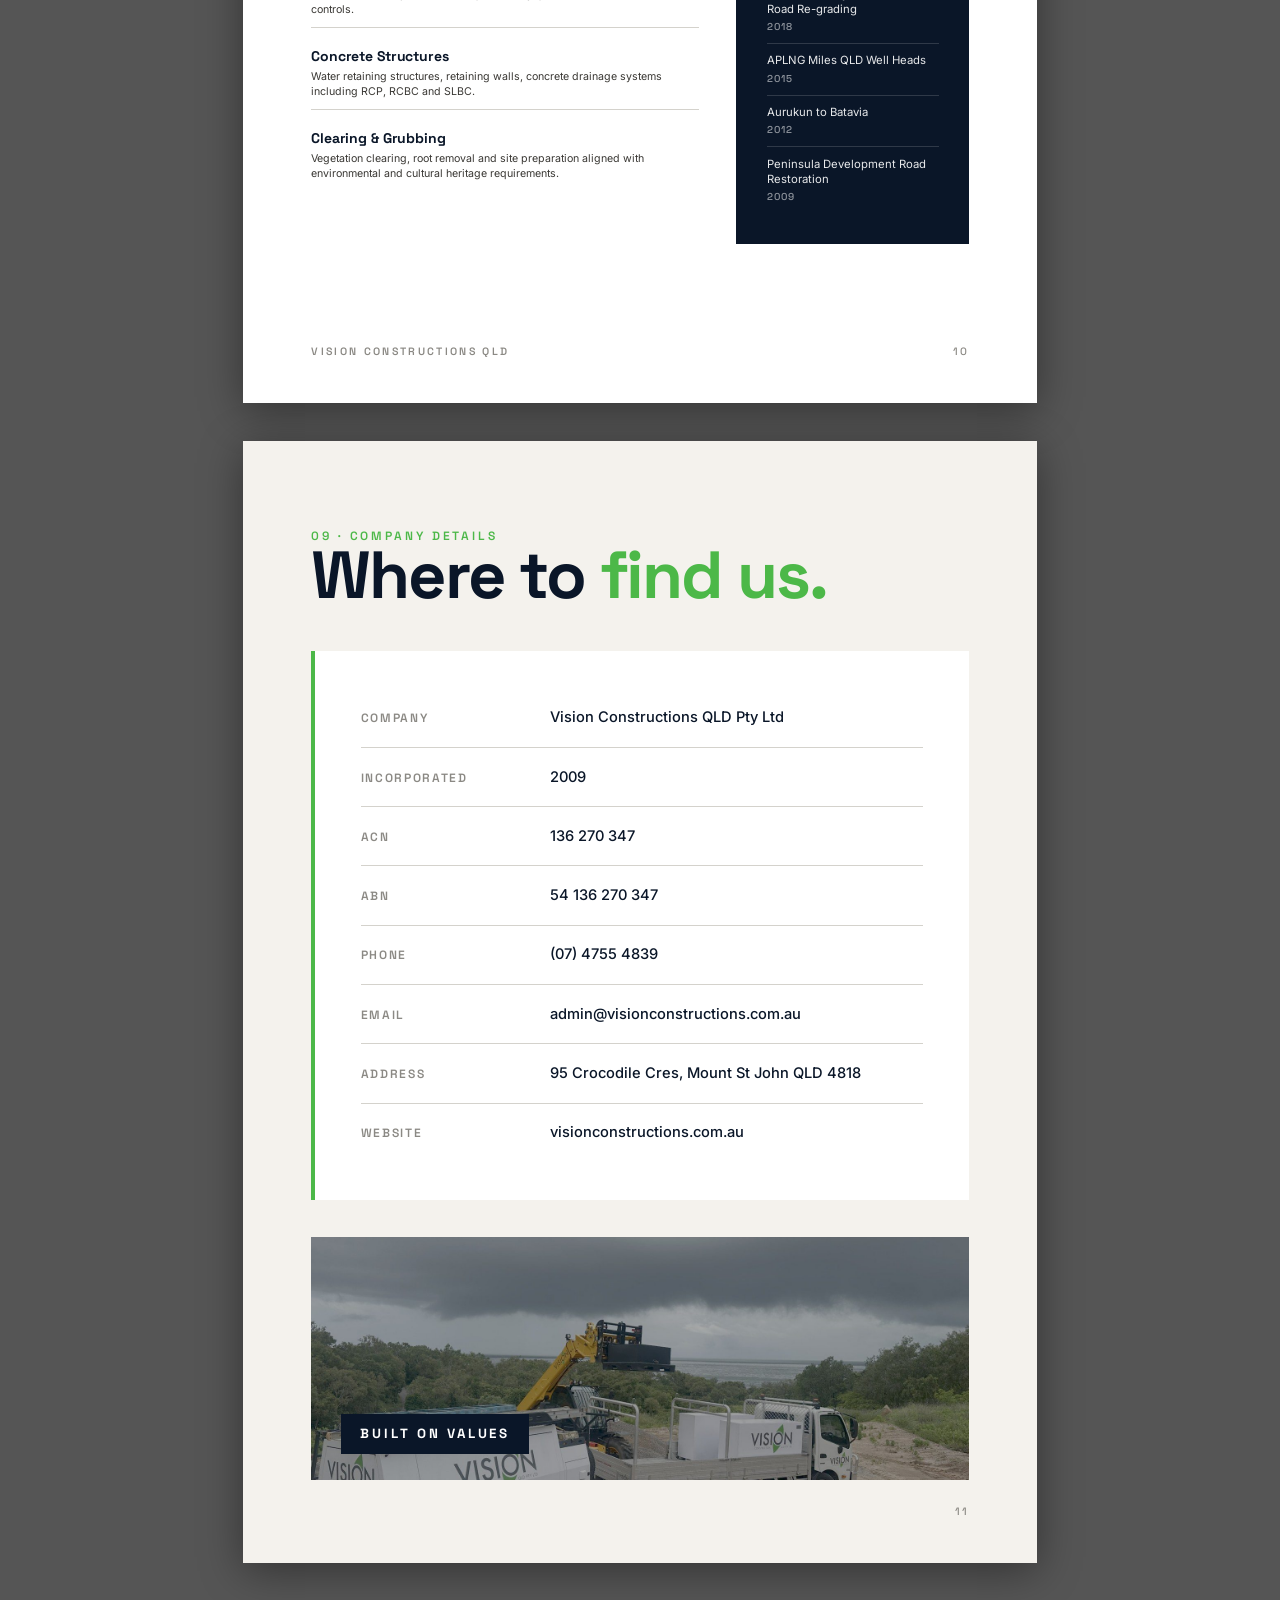
<file: docs/capability-statement/index.html>
<!DOCTYPE html>
<html lang="en">
<head>
<meta charset="UTF-8">
<title>Vision Constructions — Capability Statement</title>
<link rel="preconnect" href="https://fonts.googleapis.com">
<link rel="preconnect" href="https://fonts.gstatic.com" crossorigin>
<link href="https://fonts.googleapis.com/css2?family=Inter:wght@300;400;500;600;700;800;900&family=Space+Grotesk:wght@400;500;600;700&display=swap" rel="stylesheet">
<style>
  :root{
    --navy:#0A1628;
    --navy-deep:#050D18;
    --green:#4CB848;
    --green-dim:#3A9637;
    --stone:#F4F2ED;
    --stone-mid:#D4D2CC;
    --stone-dark:#8B8984;
    --ink:#121013;
    --ink-muted:#3A3834;
  }

  *{margin:0;padding:0;box-sizing:border-box}
  html,body{background:#555;font-family:'Inter',sans-serif;color:var(--ink);-webkit-font-smoothing:antialiased;font-smooth:always}

  @page{
    size:A4;
    margin:0;
  }

  .page{
    width:210mm;
    height:297mm;
    position:relative;
    overflow:hidden;
    background:#fff;
    page-break-after:always;
    break-after:page;
  }
  .page:last-child{page-break-after:auto}

  @media screen{
    .page{
      margin:10mm auto;
      box-shadow:0 8px 40px rgba(0,0,0,.4);
    }
  }

  img{display:block;max-width:100%;height:auto}

  .eyebrow{
    font-family:'Space Grotesk',sans-serif;
    font-weight:600;
    text-transform:uppercase;
    letter-spacing:.24em;
    font-size:9pt;
  }

  .h-display{
    font-family:'Space Grotesk',sans-serif;
    font-weight:700;
    letter-spacing:-.02em;
    line-height:.95;
  }

  .h-section{
    font-family:'Space Grotesk',sans-serif;
    font-weight:700;
    letter-spacing:-.015em;
    line-height:1;
  }

  .rule-green{
    width:48mm;height:2.5pt;background:var(--green);display:block;
  }

  .page-num{
    position:absolute;
    bottom:12mm;
    font-family:'Space Grotesk',sans-serif;
    font-size:8pt;
    letter-spacing:.2em;
    color:var(--stone-dark);
    font-weight:500;
  }
  .page-num.left{left:18mm}
  .page-num.right{right:18mm}

  .footer-brand{
    position:absolute;
    bottom:12mm;
    font-family:'Space Grotesk',sans-serif;
    font-size:8pt;
    letter-spacing:.22em;
    font-weight:600;
    text-transform:uppercase;
    color:var(--stone-dark);
  }
  .footer-brand.left{left:18mm}
  .footer-brand.right{right:18mm}

  /* =========================================================
     PAGE 1 — COVER
     ========================================================= */
  .cover{
    background:var(--navy-deep);
    color:#fff;
  }
  .cover-media{
    position:absolute;inset:0;
  }
  .cover-media img{
    width:100%;height:100%;object-fit:cover;opacity:.55;
  }
  .cover-scrim{
    position:absolute;inset:0;
    background:linear-gradient(135deg,rgba(5,13,24,.55) 0%,rgba(5,13,24,.85) 60%,rgba(5,13,24,.95) 100%);
  }
  .cover-inner{
    position:absolute;inset:0;
    padding:24mm 20mm;
    display:flex;flex-direction:column;justify-content:space-between;
  }
  .cover-top{display:flex;justify-content:space-between;align-items:flex-start}
  .cover-logo{height:14mm;width:auto;filter:brightness(0) invert(1)}
  .cover-meta{
    text-align:right;
    font-family:'Space Grotesk',sans-serif;font-weight:500;
    font-size:8pt;letter-spacing:.22em;text-transform:uppercase;
    color:rgba(255,255,255,.6);line-height:1.7;
  }
  .cover-title-block{margin-top:auto}
  .cover-eyebrow{
    font-family:'Space Grotesk',sans-serif;font-weight:600;
    font-size:10pt;letter-spacing:.3em;text-transform:uppercase;
    color:var(--green);margin-bottom:10mm;
  }
  .cover-title{
    font-family:'Space Grotesk',sans-serif;font-weight:700;
    font-size:78pt;line-height:.9;letter-spacing:-.035em;
    color:#fff;
  }
  .cover-title em{font-style:normal;color:var(--green)}
  .cover-tagline{
    margin-top:14mm;
    display:flex;align-items:center;gap:6mm;
    font-family:'Space Grotesk',sans-serif;font-weight:600;
    text-transform:uppercase;letter-spacing:.22em;font-size:9.5pt;
    color:rgba(255,255,255,.9);
  }
  .cover-tagline::before{
    content:"";width:16mm;height:1.5pt;background:var(--green);
  }
  .cover-bottom{
    display:flex;justify-content:space-between;align-items:flex-end;
    margin-top:14mm;
  }
  .cover-stat{
    font-family:'Space Grotesk',sans-serif;color:rgba(255,255,255,.75);
    font-size:8pt;letter-spacing:.22em;text-transform:uppercase;
    line-height:2;font-weight:500;
  }
  .cover-stat strong{
    display:block;color:#fff;font-weight:700;
    font-size:26pt;letter-spacing:-.02em;line-height:1;margin-bottom:2mm;
  }

  /* =========================================================
     PAGE 2 — CONTENTS
     ========================================================= */
  .contents{
    background:var(--stone);
    padding:20mm 18mm;
    display:flex;flex-direction:column;overflow:hidden;
  }
  .contents-header{display:flex;justify-content:space-between;align-items:flex-start;margin-bottom:10mm}
  .contents-logo{height:10mm;width:auto}
  .contents-eyebrow{color:var(--stone-dark)}
  .contents h2{
    font-family:'Space Grotesk',sans-serif;
    font-weight:700;
    font-size:54pt;
    line-height:.9;
    letter-spacing:-.03em;
    color:var(--navy);
    margin-bottom:4mm;
  }
  .contents-sub{
    font-family:'Inter',sans-serif;
    color:var(--ink-muted);
    font-size:10.5pt;
    max-width:120mm;
    margin-bottom:10mm;
    line-height:1.55;
  }
  .toc{
    border-top:1pt solid var(--stone-mid);
    margin-top:auto;
  }
  .toc-row{
    display:grid;
    grid-template-columns:18mm 1fr auto;
    padding:3.8mm 0;
    border-bottom:1pt solid var(--stone-mid);
    align-items:baseline;
    color:var(--navy);
  }
  .toc-num{
    font-family:'Space Grotesk',sans-serif;font-weight:600;
    font-size:9.5pt;letter-spacing:.1em;color:var(--green);
  }
  .toc-name{
    font-family:'Space Grotesk',sans-serif;font-weight:600;
    font-size:14pt;letter-spacing:-.01em;color:var(--navy);
  }
  .toc-page{
    font-family:'Space Grotesk',sans-serif;font-weight:500;
    font-size:10pt;color:var(--stone-dark);
    letter-spacing:.12em;
  }

  /* =========================================================
     PAGE 3 — OUR VISION (SPLIT)
     ========================================================= */
  .split{
    display:grid;grid-template-columns:1fr 1fr;
  }
  .split-media{background:#000;overflow:hidden;position:relative}
  .split-media img{width:100%;height:100%;object-fit:cover}
  .split-body{
    padding:18mm 16mm;display:flex;flex-direction:column;
    background:#fff;position:relative;
    overflow:hidden;
  }
  .split-body .eyebrow{color:var(--green);margin-bottom:5mm}
  .split-body h2{
    font-family:'Space Grotesk',sans-serif;font-weight:700;
    font-size:34pt;line-height:.95;letter-spacing:-.022em;
    color:var(--navy);margin-bottom:7mm;
  }
  .split-body h2 em{font-style:normal;color:var(--green)}
  .split-body p{
    font-family:'Inter',sans-serif;
    font-size:9.5pt;line-height:1.55;color:var(--ink-muted);
    margin-bottom:4mm;
  }
  .pull-quote{
    margin-top:auto;
    padding-top:7mm;
    border-top:1pt solid var(--stone-mid);
    font-family:'Space Grotesk',sans-serif;font-weight:600;
    font-size:12pt;line-height:1.3;color:var(--navy);
    letter-spacing:-.01em;
  }
  .pull-quote::before{
    content:"";display:block;width:14mm;height:2pt;background:var(--green);
    margin-bottom:4mm;
  }

  /* =========================================================
     PAGE 4 — VISION DIFFERENCE (STATS)
     ========================================================= */
  .diff{
    background:var(--navy);color:#fff;
    padding:24mm 20mm;
    display:flex;flex-direction:column;
    position:relative;
  }
  .diff::before{
    content:"";position:absolute;top:0;left:0;right:0;height:70mm;
    background:url('images/civil-grader-road.jpg') center/cover;
    opacity:.35;
  }
  .diff::after{
    content:"";position:absolute;top:0;left:0;right:0;height:70mm;
    background:linear-gradient(180deg,rgba(10,22,40,.3) 0%,rgba(10,22,40,1) 95%);
  }
  .diff-inner{position:relative;z-index:2;display:flex;flex-direction:column;height:100%}
  .diff-eyebrow{color:var(--green);margin-bottom:8mm}
  .diff h2{
    font-family:'Space Grotesk',sans-serif;font-weight:700;
    font-size:54pt;line-height:.9;letter-spacing:-.03em;
    max-width:170mm;margin-bottom:auto;
  }
  .diff h2 em{font-style:normal;color:var(--green)}
  .diff-stats{
    display:grid;grid-template-columns:repeat(3,1fr);
    gap:12mm;margin:22mm 0 14mm;
  }
  .diff-stat strong{
    display:block;
    font-family:'Space Grotesk',sans-serif;font-weight:700;
    font-size:58pt;line-height:.9;letter-spacing:-.03em;color:#fff;
  }
  .diff-stat strong sup{
    font-size:30pt;color:var(--green);vertical-align:top;margin-left:2mm;line-height:1;
  }
  .diff-stat span{
    display:block;margin-top:4mm;
    font-family:'Inter',sans-serif;font-size:10pt;
    color:rgba(255,255,255,.75);line-height:1.5;
    max-width:50mm;
  }
  .diff-copy{
    max-width:140mm;color:rgba(255,255,255,.88);
    font-size:10.5pt;line-height:1.65;
    padding-top:10mm;border-top:1pt solid rgba(255,255,255,.15);
  }

  /* =========================================================
     PAGE 5 — SQE (SAFETY/QUALITY/ENVIRONMENT)
     ========================================================= */
  .sqe{background:var(--stone);padding:22mm 18mm;position:relative;overflow:hidden;display:flex;flex-direction:column}
  .sqe-head{margin-bottom:10mm}
  .sqe-head .eyebrow{color:var(--green);margin-bottom:5mm;display:block}
  .sqe-head h2{
    font-family:'Space Grotesk',sans-serif;font-weight:700;
    font-size:42pt;line-height:.92;letter-spacing:-.025em;color:var(--navy);
    max-width:155mm;
  }
  .sqe-head h2 em{font-style:normal;color:var(--green)}
  .sqe-intro{
    max-width:155mm;font-size:10pt;line-height:1.6;
    color:var(--ink-muted);margin-bottom:11mm;
  }
  .sqe-grid{
    display:grid;grid-template-columns:repeat(3,1fr);gap:7mm;
  }
  .sqe-card{
    background:#fff;padding:8mm;
    border-top:3pt solid var(--green);
  }
  .sqe-card .num{
    font-family:'Space Grotesk',sans-serif;font-weight:700;
    color:var(--green);font-size:9.5pt;letter-spacing:.18em;
    margin-bottom:5mm;display:block;
  }
  .sqe-card h3{
    font-family:'Space Grotesk',sans-serif;font-weight:700;
    font-size:15pt;color:var(--navy);margin-bottom:4mm;
    letter-spacing:-.01em;line-height:1.1;
  }
  .sqe-card p{
    font-family:'Inter',sans-serif;font-size:8.5pt;
    line-height:1.55;color:var(--ink-muted);
  }
  .sqe-badges{
    margin-top:11mm;padding-top:8mm;
    border-top:1pt solid var(--stone-mid);
    display:flex;justify-content:space-between;align-items:center;
    gap:6mm;
  }
  .sqe-badges-label{
    font-family:'Space Grotesk',sans-serif;font-weight:600;
    font-size:8.5pt;letter-spacing:.22em;text-transform:uppercase;
    color:var(--stone-dark);
  }
  .sqe-badges-row{display:flex;gap:6mm;align-items:center}
  .sqe-badges-row img{height:11mm;width:auto}

  /* =========================================================
     PAGE 6 — OUR CAPABILITIES
     ========================================================= */
  .caps{background:#fff;display:flex;flex-direction:column}
  .caps-hero{
    height:110mm;position:relative;overflow:hidden;
  }
  .caps-hero img{width:100%;height:100%;object-fit:cover;object-position:center 55%}
  .caps-hero-label{
    position:absolute;left:20mm;bottom:14mm;
    color:#fff;
  }
  .caps-hero-label .eyebrow{color:var(--green);margin-bottom:4mm}
  .caps-hero-label h2{
    font-family:'Space Grotesk',sans-serif;font-weight:700;
    font-size:52pt;line-height:.92;letter-spacing:-.028em;
    color:#fff;
  }
  .caps-hero-label h2 em{font-style:normal;color:var(--green)}
  .caps-hero-scrim{
    position:absolute;inset:0;
    background:linear-gradient(180deg,rgba(10,22,40,.05) 0%,rgba(10,22,40,.75) 100%);
  }
  .caps-list{
    padding:16mm 20mm;flex:1;
    display:grid;grid-template-columns:repeat(2,1fr);
    gap:10mm 12mm;
  }
  .caps-list-intro{
    grid-column:1/-1;
    font-size:11pt;line-height:1.65;color:var(--ink-muted);
    max-width:160mm;margin-bottom:2mm;
  }
  .caps-item{
    padding-top:6mm;
    border-top:1.5pt solid var(--navy);
  }
  .caps-item .num{
    font-family:'Space Grotesk',sans-serif;font-weight:600;
    font-size:9pt;letter-spacing:.2em;color:var(--green);
    margin-bottom:4mm;display:block;
  }
  .caps-item h4{
    font-family:'Space Grotesk',sans-serif;font-weight:700;
    font-size:15pt;color:var(--navy);letter-spacing:-.01em;
    margin-bottom:3mm;line-height:1.1;
  }
  .caps-item p{
    font-family:'Inter',sans-serif;font-size:9pt;
    line-height:1.55;color:var(--ink-muted);
  }

  /* =========================================================
     CAPABILITY DETAIL PAGES (7-10)
     ========================================================= */
  .cap-page{
    background:#fff;display:flex;flex-direction:column;overflow:hidden;
  }
  .cap-head{
    padding:18mm 18mm 8mm;
    display:flex;justify-content:space-between;align-items:flex-end;
    border-bottom:1.5pt solid var(--navy);
  }
  .cap-head-left{max-width:130mm}
  .cap-head-num{
    font-family:'Space Grotesk',sans-serif;font-weight:600;
    font-size:10pt;letter-spacing:.22em;color:var(--green);
    margin-bottom:4mm;text-transform:uppercase;
  }
  .cap-head h2{
    font-family:'Space Grotesk',sans-serif;font-weight:700;
    font-size:32pt;line-height:1;letter-spacing:-.02em;
    color:var(--navy);
  }
  .cap-head-right{
    font-family:'Space Grotesk',sans-serif;font-weight:500;
    font-size:9pt;letter-spacing:.2em;text-transform:uppercase;
    color:var(--stone-dark);text-align:right;max-width:45mm;
  }
  .cap-photo-strip{
    display:grid;grid-template-columns:2fr 1fr 1fr;
    gap:1.5mm;height:48mm;margin:0;
  }
  .cap-photo-strip > div{background:#000;overflow:hidden}
  .cap-photo-strip img{width:100%;height:100%;object-fit:cover}
  .cap-body{
    padding:10mm 18mm 16mm;flex:1;
    display:grid;grid-template-columns:5fr 3fr;gap:10mm;
  }
  .cap-body h3{
    font-family:'Space Grotesk',sans-serif;font-weight:700;
    font-size:9.5pt;letter-spacing:.22em;text-transform:uppercase;
    color:var(--green);margin-bottom:5mm;
  }
  .cap-caps{display:flex;flex-direction:column;gap:2.5mm}
  .cap-cap{
    padding:2.5mm 0;border-bottom:.75pt solid var(--stone-mid);
  }
  .cap-cap:last-child{border-bottom:none}
  .cap-cap strong{
    font-family:'Space Grotesk',sans-serif;font-weight:700;
    font-size:10.5pt;color:var(--navy);display:block;margin-bottom:1mm;
    letter-spacing:-.01em;
  }
  .cap-cap p{
    font-family:'Inter',sans-serif;font-size:8pt;
    line-height:1.45;color:var(--ink-muted);
  }
  .cap-perf{
    background:var(--navy);color:#fff;padding:8mm;
    align-self:flex-start;
  }
  .cap-perf h3{color:var(--green)}
  .cap-perf ul{list-style:none;padding:0;margin:0}
  .cap-perf li{
    font-family:'Inter',sans-serif;font-size:8.5pt;line-height:1.35;
    padding:2.5mm 0;border-bottom:.5pt solid rgba(255,255,255,.15);
    color:rgba(255,255,255,.9);
  }
  .cap-perf li:last-child{border-bottom:none}
  .cap-perf li span{
    display:block;font-family:'Space Grotesk',sans-serif;font-weight:500;
    font-size:7.5pt;color:rgba(255,255,255,.55);margin-top:.8mm;letter-spacing:.1em;
  }

  /* =========================================================
     PAGE 11 — COMPANY DETAILS
     ========================================================= */
  .company{
    background:var(--stone);padding:22mm 18mm;
    display:flex;flex-direction:column;overflow:hidden;
  }
  .company-head{margin-bottom:12mm}
  .company-head .eyebrow{color:var(--green);margin-bottom:6mm}
  .company-head h2{
    font-family:'Space Grotesk',sans-serif;font-weight:700;
    font-size:50pt;line-height:.92;letter-spacing:-.028em;color:var(--navy);
  }
  .company-head h2 em{font-style:normal;color:var(--green)}
  .company-grid{
    background:#fff;padding:10mm 12mm;
    display:grid;grid-template-columns:1fr;gap:0;
    border-left:3pt solid var(--green);
  }
  .company-row{
    padding:5mm 0;border-bottom:1pt solid var(--stone-mid);
    display:grid;grid-template-columns:42mm 1fr;align-items:baseline;
    gap:8mm;
  }
  .company-row:last-child{border-bottom:none}
  .company-row dt{
    font-family:'Space Grotesk',sans-serif;font-weight:600;
    font-size:9pt;letter-spacing:.14em;text-transform:uppercase;
    color:var(--stone-dark);
  }
  .company-row dd{
    font-family:'Inter',sans-serif;font-size:11pt;
    color:var(--navy);font-weight:500;line-height:1.4;
  }
  .company-photo{
    flex:1;margin-top:10mm;overflow:hidden;min-height:55mm;
    position:relative;
  }
  .company-photo img{width:100%;height:100%;object-fit:cover;object-position:center 40%}
  .company-photo-label{
    position:absolute;bottom:7mm;left:8mm;
    font-family:'Space Grotesk',sans-serif;font-weight:700;
    font-size:10pt;color:#fff;text-transform:uppercase;letter-spacing:.22em;
    background:var(--navy);padding:3mm 5mm;
  }

  @media print{
    html,body{background:#fff}
    .page{margin:0;box-shadow:none}
  }

</style>
</head>
<body>

<!-- =============== PAGE 1 — COVER =============== -->
<section class="page cover">
  <div class="cover-media"><img src="images/hero-crane-pontoon.jpg" alt=""></div>
  <div class="cover-scrim"></div>
  <div class="cover-inner">
    <div class="cover-top">
      <img class="cover-logo" src="images/logo.svg" alt="Vision Constructions">
      <div class="cover-meta">
        Vision Constructions QLD Pty Ltd<br>
        Issue 02 · 2026
      </div>
    </div>
    <div class="cover-title-block">
      <div class="cover-eyebrow">Capability Statement</div>
      <div class="cover-title">Built on values.<br><em>Delivered with Vision.</em></div>
      <div class="cover-tagline">North Queensland · Since 2009</div>
      <div class="cover-bottom">
        <div class="cover-stat"><strong>15+</strong>Years delivering</div>
        <div class="cover-stat"><strong>200+</strong>Projects completed</div>
        <div class="cover-stat"><strong>4</strong>Capability streams</div>
        <div class="cover-stat"><strong>ISO</strong>9001 · 14001 · 45001</div>
      </div>
    </div>
  </div>
</section>

<!-- =============== PAGE 2 — CONTENTS =============== -->
<section class="page contents">
  <div class="contents-header">
    <img class="contents-logo" src="images/logo.svg" alt="Vision Constructions">
    <span class="eyebrow contents-eyebrow">Capability Statement · 2026</span>
  </div>
  <span class="eyebrow" style="color:var(--green);margin-bottom:6mm">Contents</span>
  <h2>Everything<br>we do.</h2>
  <p class="contents-sub">A complete view of Vision Constructions' capabilities, people, and project experience across North Queensland — built for procurement teams, principal contractors, and asset owners.</p>
  <div class="toc">
    <div class="toc-row"><span class="toc-num">01</span><span class="toc-name">Our Vision</span><span class="toc-page">P. 03</span></div>
    <div class="toc-row"><span class="toc-num">02</span><span class="toc-name">The Vision Difference</span><span class="toc-page">P. 04</span></div>
    <div class="toc-row"><span class="toc-num">03</span><span class="toc-name">Safety · Quality · Environment</span><span class="toc-page">P. 05</span></div>
    <div class="toc-row"><span class="toc-num">04</span><span class="toc-name">Our Capabilities</span><span class="toc-page">P. 06</span></div>
    <div class="toc-row"><span class="toc-num">05</span><span class="toc-name">Infrastructure Support Services</span><span class="toc-page">P. 07</span></div>
    <div class="toc-row"><span class="toc-num">06</span><span class="toc-name">Marine &amp; Water Infrastructure</span><span class="toc-page">P. 08</span></div>
    <div class="toc-row"><span class="toc-num">07</span><span class="toc-name">Structural, Mechanical &amp; Piping</span><span class="toc-page">P. 09</span></div>
    <div class="toc-row"><span class="toc-num">08</span><span class="toc-name">Civil Construction</span><span class="toc-page">P. 10</span></div>
    <div class="toc-row"><span class="toc-num">09</span><span class="toc-name">Company Details</span><span class="toc-page">P. 11</span></div>
  </div>
  <span class="page-num right">02</span>
</section>

<!-- =============== PAGE 3 — OUR VISION =============== -->
<section class="page split">
  <div class="split-media"><img src="images/civil-grader-road.jpg" alt=""></div>
  <div class="split-body">
    <span class="eyebrow">01 · Our Vision</span>
    <h2>Purpose, integrity, <em>and people who care.</em></h2>
    <p>At Vision Constructions, we build with purpose, integrity, and genuine care for the people who make our work possible. Since 2009, we've grown into a trusted North Queensland construction company by delivering quality, value, and dependable project outcomes.</p>
    <p>Clients choose us because we solve problems, streamline the process, and consistently deliver safe, high-quality projects on time. We're known for our attention to detail and a hassle-free approach that elevates the standard of project delivery.</p>
    <p>Our strength lies in our people — honesty, humility, hard work, and a commitment to going home safe each day. Their professionalism forms the foundation of every project we undertake.</p>
    <div class="pull-quote">To be known for our people, our integrity, and the quality we deliver in every project.</div>
    <span class="page-num left" style="bottom:12mm">03</span>
  </div>
</section>

<!-- =============== PAGE 4 — THE VISION DIFFERENCE =============== -->
<section class="page diff">
  <div class="diff-inner">
    <span class="eyebrow diff-eyebrow">02 · The Vision Difference</span>
    <h2>Problem solvers. <em>Not coordinators.</em></h2>
    <div class="diff-stats">
      <div class="diff-stat"><strong>200<sup>+</sup></strong><span>Projects delivered across civil, marine &amp; infrastructure since 2009.</span></div>
      <div class="diff-stat"><strong>4</strong><span>Integrated capability streams under one accountable team.</span></div>
      <div class="diff-stat"><strong>NQ</strong><span>North Queensland-based, locally owned, remote-capable.</span></div>
    </div>
    <div class="diff-copy">A seamless, end-to-end solution for clients — whether supporting planned works or responding to urgent issues, we remove the hassle of coordinating multiple contractors. Our multi-discipline team mobilises quickly, works efficiently across complex sites, and adapts to changing operational requirements. In-house engineering capability and experienced project managers deliver technically sound solutions with clear oversight across every phase of delivery.</div>
  </div>
  <span class="page-num right" style="color:rgba(255,255,255,.5)">04</span>
</section>

<!-- =============== PAGE 5 — SAFETY · QUALITY · ENVIRONMENT =============== -->
<section class="page sqe">
  <div class="sqe-head">
    <span class="eyebrow">03 · Safety · Quality · Environment</span>
    <h2>Disciplined on safety. <em>Relentless on quality.</em></h2>
  </div>
  <p class="sqe-intro">Our integrated management systems are fully ISO-accredited, ensuring we operate to internationally recognised standards across all areas of our work — so every person goes home unharmed and every client gets reliable, high-standard outcomes.</p>
  <div class="sqe-grid">
    <div class="sqe-card">
      <span class="num">01 / SAFETY</span>
      <h3>Every person goes home.</h3>
      <p>Disciplined processes, proactive planning, and a culture that empowers our people to work safely and look out for one another. Certified to <strong>ISO&nbsp;45001</strong>, aligned with the QLD WHS Act.</p>
    </div>
    <div class="sqe-card">
      <span class="num">02 / QUALITY</span>
      <h3>Reliable outcomes, first time.</h3>
      <p>Robust controls, clear documentation, and skilled personnel. We meet client expectations and deliver reliable, high-standard outcomes. Certified to <strong>ISO&nbsp;9001</strong>.</p>
    </div>
    <div class="sqe-card">
      <span class="num">03 / ENVIRONMENT</span>
      <h3>Operate with low impact.</h3>
      <p>Environmental responsibility guides our planning and construction. We reduce waste, prevent environmental harm, and operate sustainably on every site. Certified to <strong>ISO&nbsp;14001</strong>.</p>
    </div>
  </div>
  <div class="sqe-badges">
    <span class="sqe-badges-label">Certified by QSERC</span>
    <div class="sqe-badges-row">
      <img src="images/qserc-iso-45001.png" alt="ISO 45001">
      <img src="images/qserc-iso-14001.png" alt="ISO 14001">
      <img src="images/qserc-iso-9001.png" alt="ISO 9001">
    </div>
  </div>
  <span class="page-num right">05</span>
</section>

<!-- =============== PAGE 6 — OUR CAPABILITIES =============== -->
<section class="page caps">
  <div class="caps-hero">
    <img src="images/fleet-coastal.jpg" alt="">
    <div class="caps-hero-scrim"></div>
    <div class="caps-hero-label">
      <span class="eyebrow">04 · Our Capabilities</span>
      <h2>One team. <em>Four disciplines.</em></h2>
    </div>
  </div>
  <div class="caps-list">
    <p class="caps-list-intro">A seamless, end-to-end offering across four integrated capability streams — each with in-house engineering oversight, experienced site leadership, and a shared safety and quality system.</p>
    <div class="caps-item">
      <span class="num">05 / INFRASTRUCTURE SUPPORT</span>
      <h4>Operational support &amp; engineering services.</h4>
      <p>Concrete rectification, asset inspection, minor civil projects, and specialist trade services for operational sites.</p>
    </div>
    <div class="caps-item">
      <span class="num">06 / MARINE &amp; WATER</span>
      <h4>Marine &amp; water infrastructure.</h4>
      <p>Concrete structure rectification, pile repairs, protective coatings, fender repairs, and cathodic protection for marine assets.</p>
    </div>
    <div class="caps-item">
      <span class="num">07 / STRUCTURAL, MECHANICAL &amp; PIPING</span>
      <h4>Fabrication, site welding &amp; steel rectification.</h4>
      <p>In-house fabrication, structural site welding, and steel rectification delivered to AS/NZS 1554 standards.</p>
    </div>
    <div class="caps-item">
      <span class="num">08 / CIVIL CONSTRUCTION</span>
      <h4>Civil construction &amp; drainage.</h4>
      <p>Bulk earthworks, road construction, drainage structures, concrete works, and site clearing across public and private networks.</p>
    </div>
  </div>
  <span class="page-num right">06</span>
</section>

<!-- =============== PAGE 7 — INFRASTRUCTURE SUPPORT =============== -->
<section class="page cap-page">
  <div class="cap-head">
    <div class="cap-head-left">
      <div class="cap-head-num">05 · Capability stream one</div>
      <h2>Infrastructure Support Services</h2>
    </div>
    <div class="cap-head-right">Operational sites · 2022–Current</div>
  </div>
  <div class="cap-photo-strip">
    <div><img src="images/support-filter-servicing.jpg" alt=""></div>
    <div><img src="images/tank-access-overhead.jpg" alt=""></div>
    <div><img src="images/chemical-dosing-skids.jpg" alt=""></div>
  </div>
  <div class="cap-body">
    <div>
      <h3>Core capabilities</h3>
      <div class="cap-caps">
        <div class="cap-cap"><strong>Concrete Rectification</strong><p>Structural repairs of defective and deteriorating concrete structures.</p></div>
        <div class="cap-cap"><strong>Operational Support &amp; Engineering</strong><p>Civil and structural services tailored to operational sites, including ad-hoc repairs and small project delivery.</p></div>
        <div class="cap-cap"><strong>Minor Civil Construction Projects</strong><p>Concrete works, drainage, earthworks, structural repairs, and small-scale infrastructure upgrades.</p></div>
        <div class="cap-cap"><strong>Asset Inspection &amp; Maintenance</strong><p>Routine inspections, condition reporting and programmed maintenance for hard-to-access and high-risk assets.</p></div>
        <div class="cap-cap"><strong>Specialist Trade Services</strong><p>In-house metal fabrication, pipework and plumbing capabilities for responsive, onsite problem solving.</p></div>
      </div>
    </div>
    <div class="cap-perf">
      <h3>Past performance</h3>
      <ul>
        <li>AIMS Facility Maintenance &amp; Minor Works<span>2022 — Current</span></li>
        <li>Douglas Water Treatment Plant Maintenance &amp; Expansion<span>2024 — Current</span></li>
        <li>Glencore Drainage Rectification Works<span>2024</span></li>
      </ul>
    </div>
  </div>
  <span class="footer-brand left">Vision Constructions QLD</span>
  <span class="page-num right">07</span>
</section>

<!-- =============== PAGE 8 — MARINE & WATER =============== -->
<section class="page cap-page">
  <div class="cap-head">
    <div class="cap-head-left">
      <div class="cap-head-num">06 · Capability stream two</div>
      <h2>Marine &amp; Water Infrastructure</h2>
    </div>
    <div class="cap-head-right">Marine environments · Since 2022</div>
  </div>
  <div class="cap-photo-strip">
    <div><img src="images/marine-pontoon-crane.jpg" alt=""></div>
    <div><img src="images/jetty-guide-pile-welding.jpg" alt=""></div>
    <div><img src="images/aims-pontoon-service.jpg" alt=""></div>
  </div>
  <div class="cap-body">
    <div>
      <h3>Core capabilities</h3>
      <div class="cap-caps">
        <div class="cap-cap"><strong>Concrete Structure Rectification</strong><p>Structural repairs of defective and deteriorating concrete elements over water, including demolition, reinstatement and replacement of corroded reinforcement.</p></div>
        <div class="cap-cap"><strong>Fixed &amp; Floating Structures</strong><p>Repairs and replacement of damaged steel and aluminium components on marine assets such as gangways and pontoons.</p></div>
        <div class="cap-cap"><strong>Structural Pile Repairs</strong><p>Remediation of deteriorated piles through concrete encasement, jacket systems and protective coatings. Installation of proprietary marine pile protection products.</p></div>
        <div class="cap-cap"><strong>Abrasive Blasting &amp; Coatings</strong><p>Surface preparation and coating of steel and concrete marine structures. Application of high-performance protective systems.</p></div>
        <div class="cap-cap"><strong>Fender Repairs &amp; Upgrades</strong><p>Replacement and installation of marine fender systems — timber, rubber and composite — to protect structures from vessel impact.</p></div>
        <div class="cap-cap"><strong>Cathodic Protection Repairs</strong><p>Maintenance of sacrificial anodes and impressed current cathodic protection systems to mitigate corrosion in marine environments.</p></div>
      </div>
    </div>
    <div class="cap-perf">
      <h3>Past performance</h3>
      <ul>
        <li>AIMS Facility Maintenance &amp; Minor Works<span>2022 — Current</span></li>
        <li>Paluma Intake Structure Repairs<span>2025</span></li>
        <li>Glencore Port Facility Concrete Repairs<span>2024</span></li>
        <li>AIMS Pontoon Guide Pile Repairs<span>2023</span></li>
      </ul>
    </div>
  </div>
  <span class="footer-brand left">Vision Constructions QLD</span>
  <span class="page-num right">08</span>
</section>

<!-- =============== PAGE 9 — STRUCTURAL, MECHANICAL & PIPING =============== -->
<section class="page cap-page">
  <div class="cap-head">
    <div class="cap-head-left">
      <div class="cap-head-num">07 · Capability stream three</div>
      <h2>Structural, Mechanical &amp; Piping</h2>
    </div>
    <div class="cap-head-right">AS/NZS 1554 · In-house fabrication</div>
  </div>
  <div class="cap-photo-strip">
    <div><img src="images/welder-fabrication.jpg" alt=""></div>
    <div><img src="images/smp-welder-steel-mods.jpg" alt=""></div>
    <div><img src="images/stp-scaffold-pipework.jpg" alt=""></div>
  </div>
  <div class="cap-body">
    <div>
      <h3>Core capabilities</h3>
      <div class="cap-caps">
        <div class="cap-cap"><strong>In-house Fabrication</strong><p>Workshop fabrication of structural steel, mechanical components and piping systems in accordance with AS/NZS 1554 — precision cutting, forming, welding, trial fitting and coatings.</p></div>
        <div class="cap-cap"><strong>Structural Site Welding</strong><p>Onsite welding, installation and modification of structural and mechanical components. Supported by fully equipped mobile welding units, rigging &amp; lifting, and certified personnel for confined space and working at heights.</p></div>
        <div class="cap-cap"><strong>Structural Steel Rectification</strong><p>Repair and strengthening of damaged or corroded steel — section replacement, weld restoration and application of corrosion protection systems to Australian standards.</p></div>
        <div class="cap-cap"><strong>Welding Processes</strong><p>MIG, TIG and Stick welding across flat, horizontal, vertical, overhead and combination positions. Materials include steel, stainless steel and aluminium.</p></div>
      </div>
    </div>
    <div class="cap-perf">
      <h3>Past performance</h3>
      <ul>
        <li>AIMS Facility Maintenance &amp; Minor Works<span>2022 — Current</span></li>
        <li>Douglas Water Treatment Plant Maintenance &amp; Expansion<span>2024 — Current</span></li>
        <li>Glencore Drainage Rectification Works<span>2024</span></li>
        <li>Ayr Filtration Plant<span>2025 — 2026</span></li>
      </ul>
    </div>
  </div>
  <span class="footer-brand left">Vision Constructions QLD</span>
  <span class="page-num right">09</span>
</section>

<!-- =============== PAGE 10 — CIVIL CONSTRUCTION =============== -->
<section class="page cap-page">
  <div class="cap-head">
    <div class="cap-head-left">
      <div class="cap-head-num">08 · Capability stream four</div>
      <h2>Civil Construction</h2>
    </div>
    <div class="cap-head-right">Public &amp; private networks · NQ</div>
  </div>
  <div class="cap-photo-strip">
    <div><img src="images/culvert-laroona.jpg" alt=""></div>
    <div><img src="images/project-excavators.jpg" alt=""></div>
    <div><img src="images/sludge-lagoon-excavation.jpg" alt=""></div>
  </div>
  <div class="cap-body">
    <div>
      <h3>Core capabilities</h3>
      <div class="cap-caps">
        <div class="cap-cap"><strong>Bulk Earthworks</strong><p>Cut-to-fill, large embankment construction, structural fill, trench excavation and ground surface treatments.</p></div>
        <div class="cap-cap"><strong>Road Construction &amp; Repairs</strong><p>New road construction, pavement rehabilitation, shoulder reinstatement and bituminous sprayed sealing.</p></div>
        <div class="cap-cap"><strong>Rural Road Grading &amp; Access</strong><p>Maintenance grading, re-sheeting and formation of rural access tracks on unsealed road networks — remote and regional.</p></div>
        <div class="cap-cap"><strong>Drainage Structures</strong><p>Installation and repair of culverts, causeways, headwalls and surface water controls.</p></div>
        <div class="cap-cap"><strong>Concrete Structures</strong><p>Water retaining structures, retaining walls, concrete drainage systems including RCP, RCBC and SLBC.</p></div>
        <div class="cap-cap"><strong>Clearing &amp; Grubbing</strong><p>Vegetation clearing, root removal and site preparation aligned with environmental and cultural heritage requirements.</p></div>
      </div>
    </div>
    <div class="cap-perf">
      <h3>Past performance</h3>
      <ul>
        <li>AIMS Stormwater Pit Rectifications<span>2025</span></li>
        <li>AIMS Road Emergent Works<span>2022 — 2026</span></li>
        <li>Douglas WTP Sludge Pond Upgrade<span>2024</span></li>
        <li>Ayr Filtration Plant<span>2025 — 2026</span></li>
        <li>Townsville City Council Rural Road Re-grading<span>2018</span></li>
        <li>APLNG Miles QLD Well Heads<span>2015</span></li>
        <li>Aurukun to Batavia<span>2012</span></li>
        <li>Peninsula Development Road Restoration<span>2009</span></li>
      </ul>
    </div>
  </div>
  <span class="footer-brand left">Vision Constructions QLD</span>
  <span class="page-num right">10</span>
</section>

<!-- =============== PAGE 11 — COMPANY DETAILS =============== -->
<section class="page company">
  <div class="company-head">
    <span class="eyebrow">09 · Company details</span>
    <h2>Where to <em>find us.</em></h2>
  </div>
  <dl class="company-grid">
    <div class="company-row"><dt>Company</dt><dd>Vision Constructions QLD Pty Ltd</dd></div>
    <div class="company-row"><dt>Incorporated</dt><dd>2009</dd></div>
    <div class="company-row"><dt>ACN</dt><dd>136 270 347</dd></div>
    <div class="company-row"><dt>ABN</dt><dd>54 136 270 347</dd></div>
    <div class="company-row"><dt>Phone</dt><dd>(07) 4755 4839</dd></div>
    <div class="company-row"><dt>Email</dt><dd>admin@visionconstructions.com.au</dd></div>
    <div class="company-row"><dt>Address</dt><dd>95 Crocodile Cres, Mount St John QLD 4818</dd></div>
    <div class="company-row"><dt>Website</dt><dd>visionconstructions.com.au</dd></div>
  </dl>
  <div class="company-photo">
    <img src="images/fleet-stormy.jpg" alt="">
    <span class="company-photo-label">Built on values</span>
  </div>
  <span class="page-num right" style="color:var(--stone-dark)">11</span>
</section>

</body>
</html>
</file>
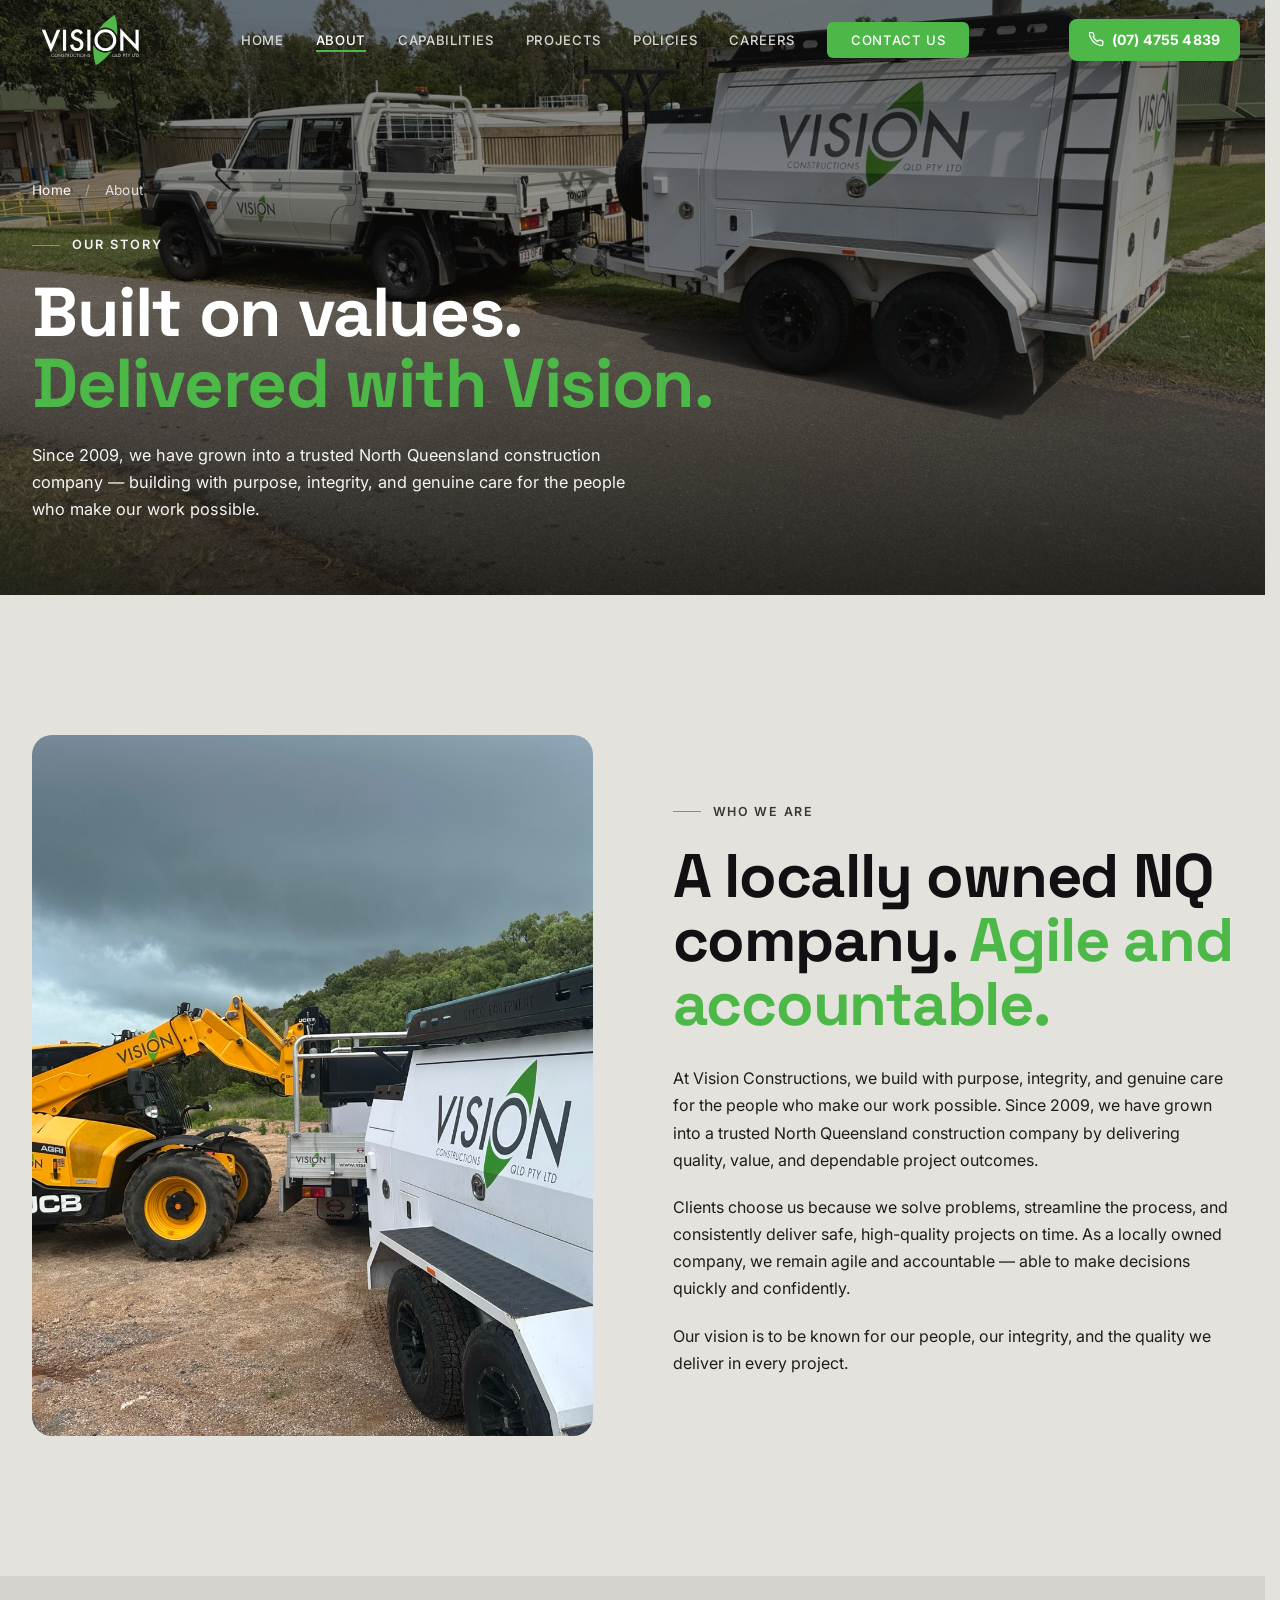
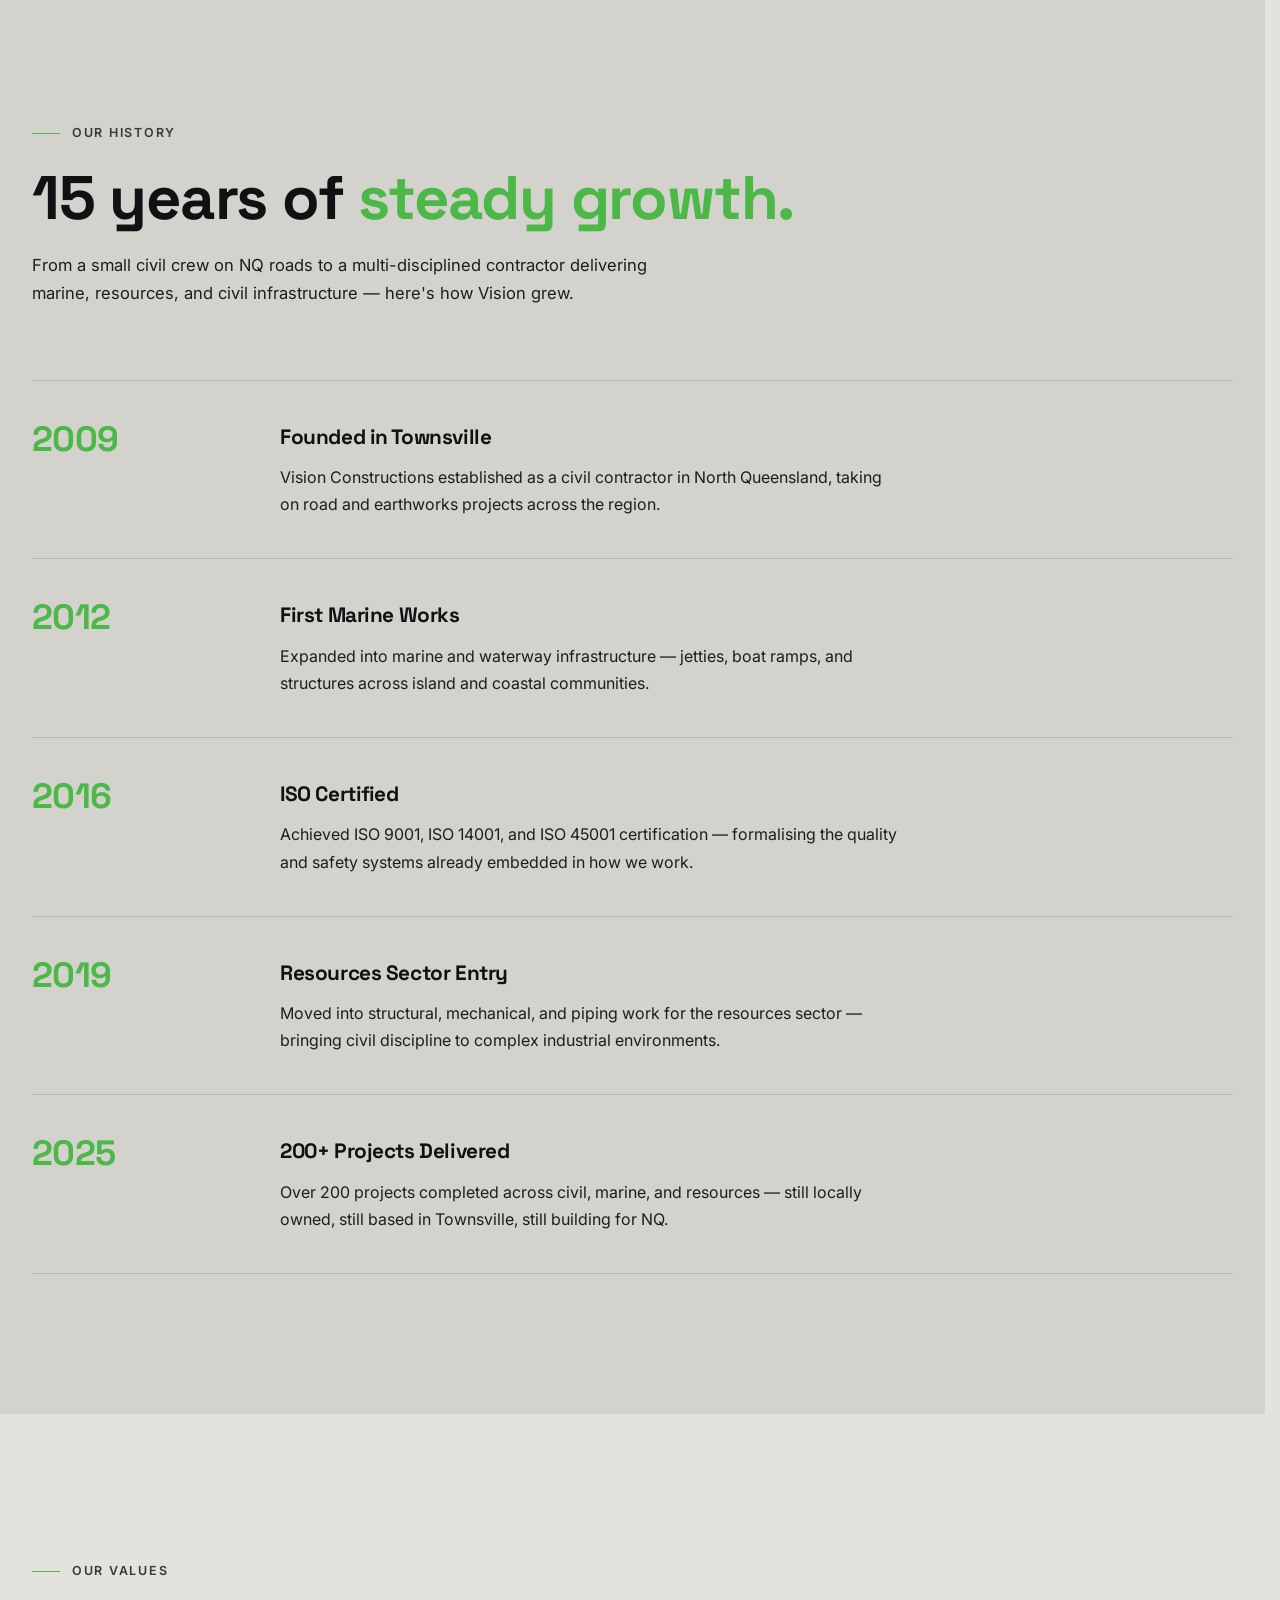
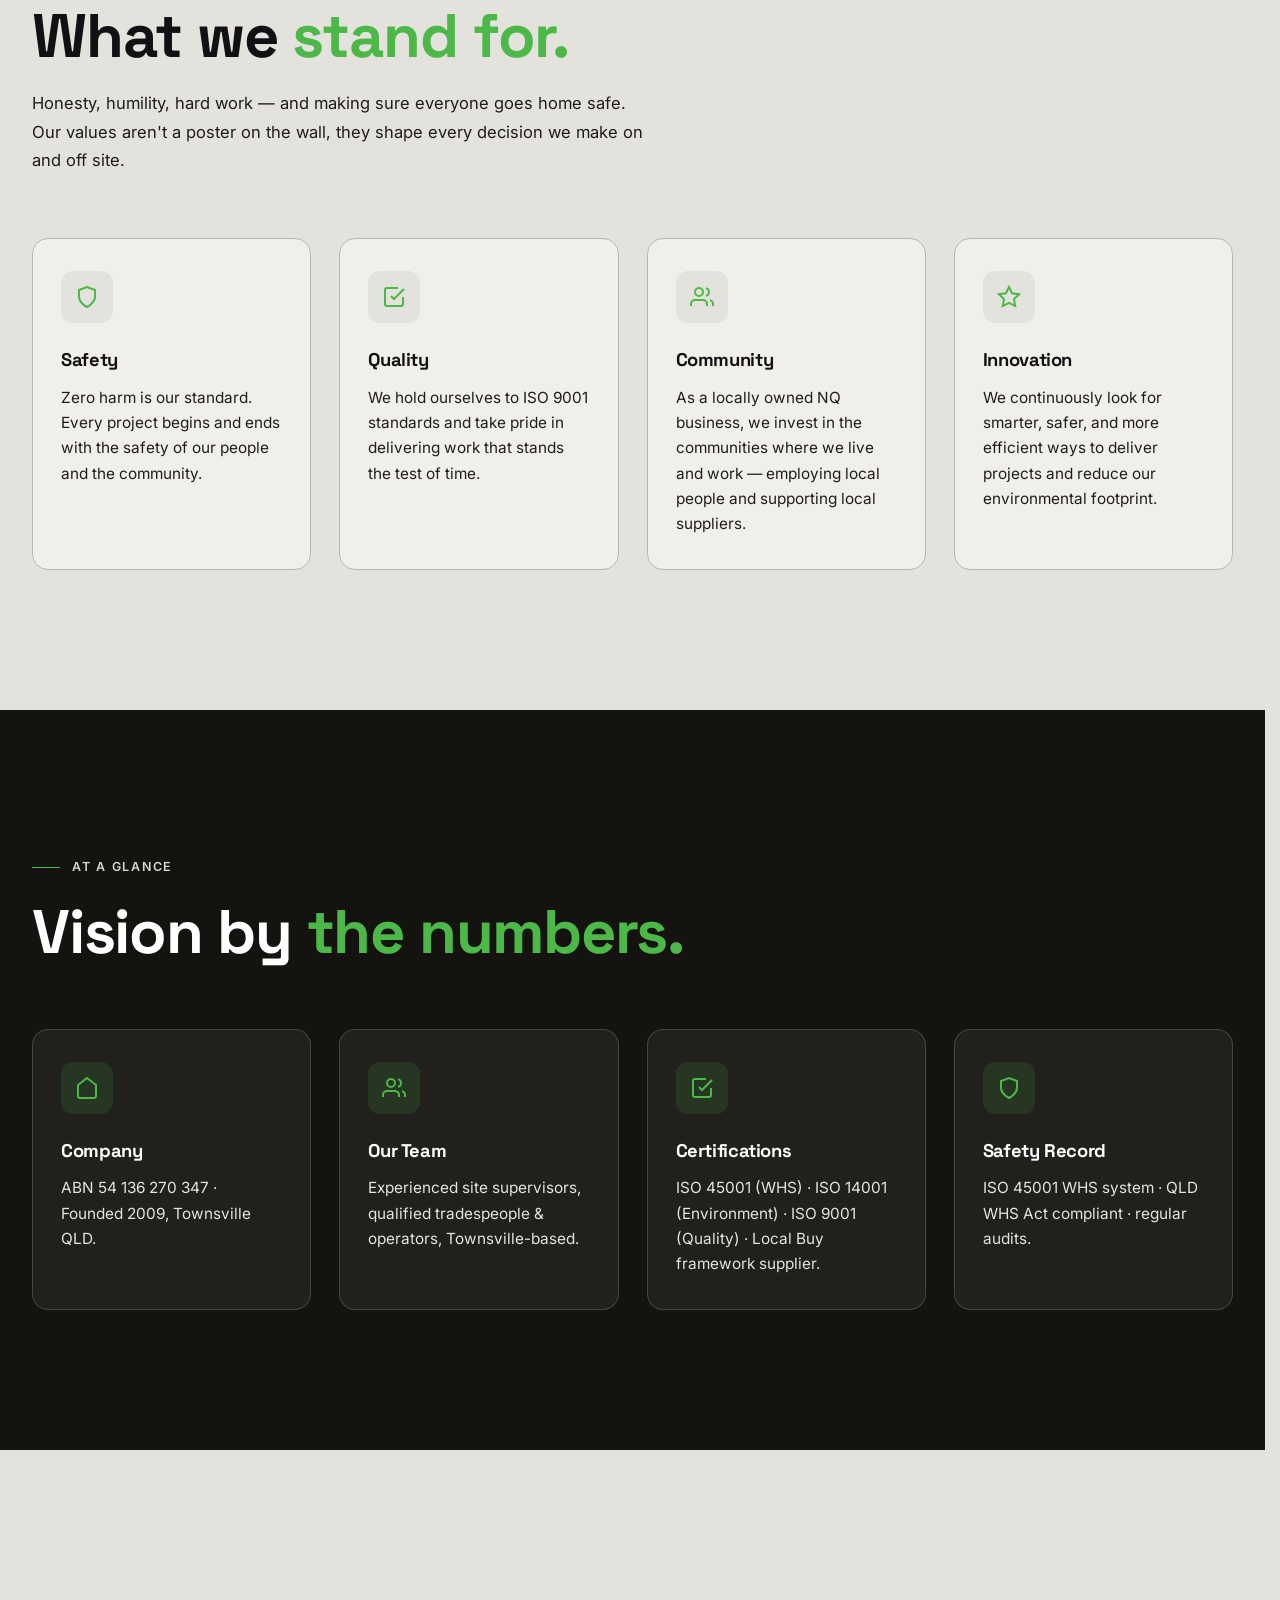
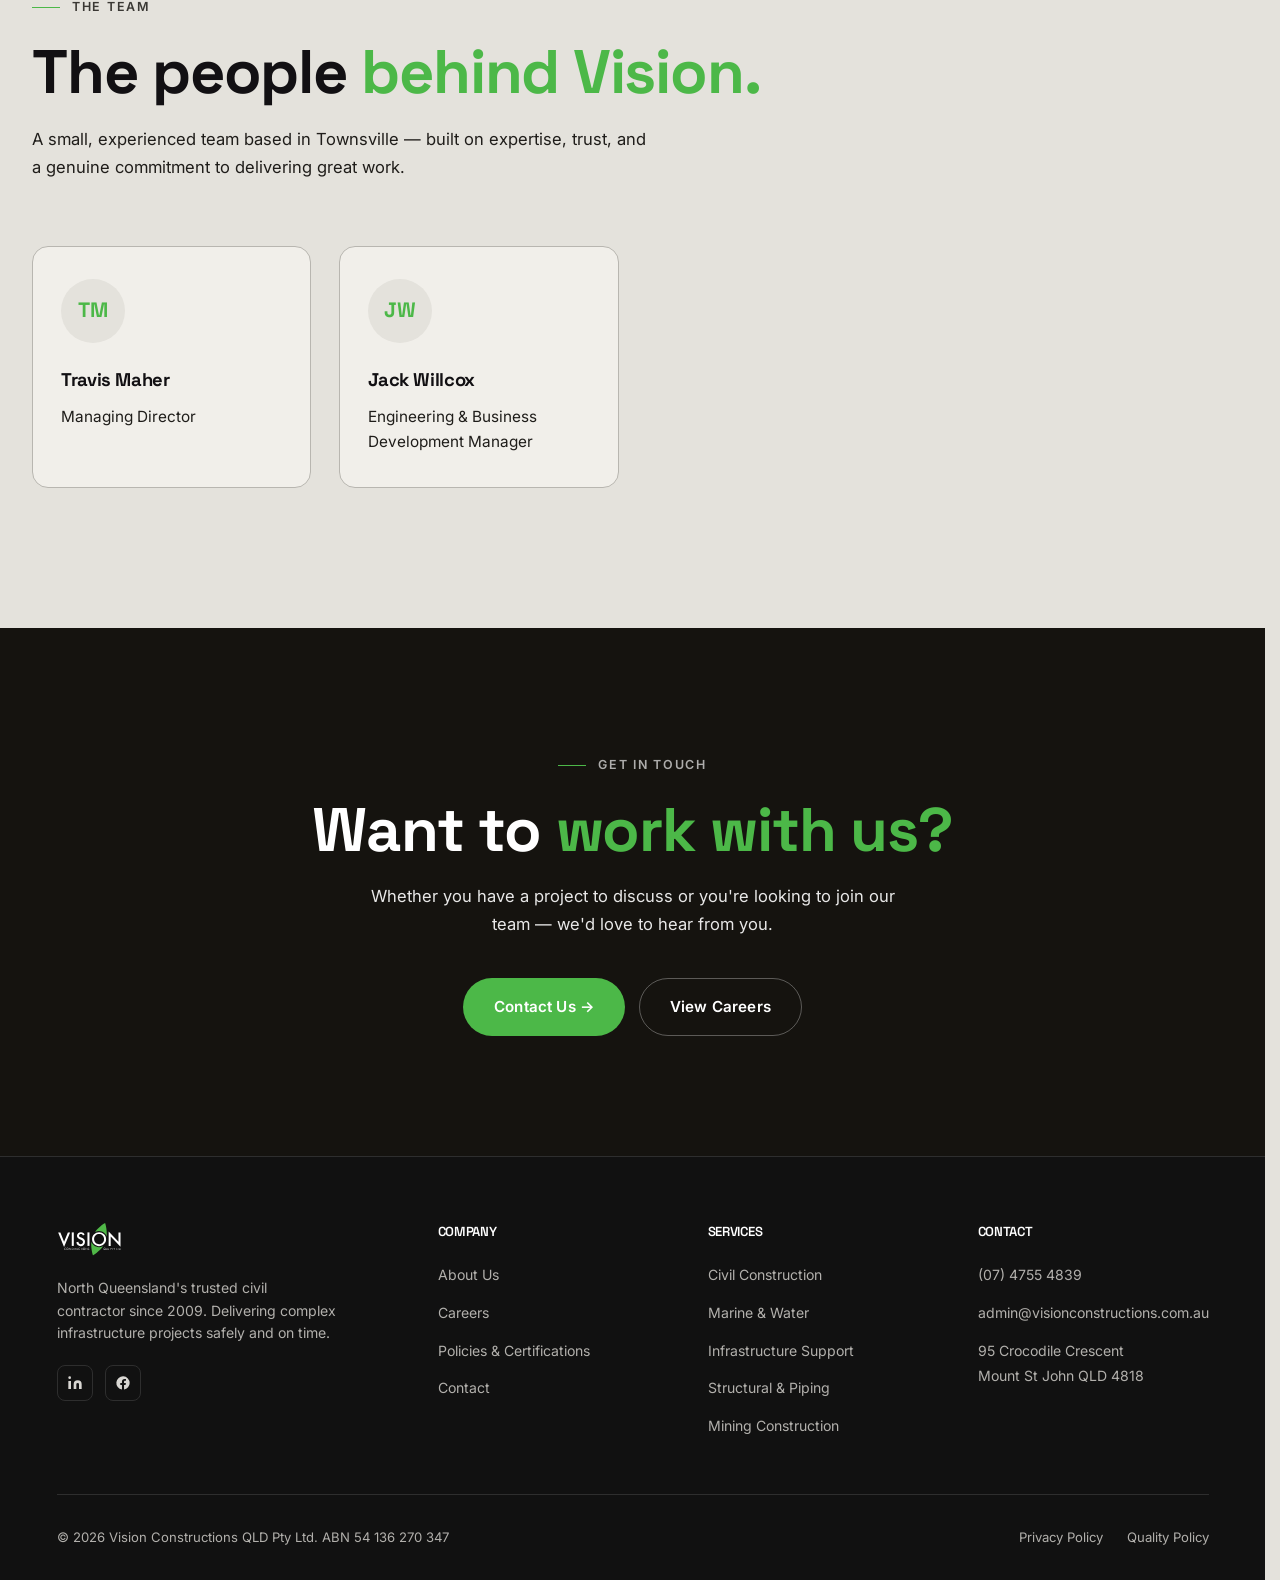
<file: about.html>
<!DOCTYPE html>
<html lang="en">
<head>
  <meta charset="UTF-8">
  <meta name="viewport" content="width=device-width, initial-scale=1.0">
  <title>About Us — Vision Constructions QLD Pty Ltd</title>
  <meta name="description" content="Locally owned North Queensland construction company since 2009 — delivering civil, marine, and infrastructure projects with an in-house multi-discipline team.">
  <link rel="preconnect" href="https://fonts.googleapis.com">
  <link href="https://fonts.googleapis.com/css2?family=Inter:wght@400;500;600;700;800;900&family=Space+Grotesk:wght@500;600;700&display=swap" rel="stylesheet">
  <link rel="stylesheet" href="styles.css?v=20261028b">
</head>
<body class="v2">

<!-- ── NAVIGATION ─────────────────────────────── -->
<nav class="nav">
  <div class="nav-inner">
    <a href="index.html" class="nav-logo">
      <img src="images/logo.svg" alt="Vision Constructions" class="nav-logo-light" width="140" height="42">
      <img src="images/logo-dark.svg" alt="Vision Constructions" class="nav-logo-dark" width="140" height="42">
    </a>
    <ul class="nav-links">
      <li><a href="index.html">Home</a></li>
      <li><a href="about.html" class="active">About</a></li>
      <li><a href="capabilities.html">Capabilities</a></li>
      <li><a href="projects.html">Projects</a></li>
      <li><a href="policies.html">Policies</a></li>
      <li><a href="careers.html">Careers</a></li>
      <li><a href="contact.html" class="nav-cta">Contact Us</a></li>
    </ul>
    <a href="tel:0747554839" class="nav-phone">
      <svg viewBox="0 0 24 24" fill="none" stroke="currentColor" stroke-width="2"><path d="M22 16.92v3a2 2 0 01-2.18 2 19.79 19.79 0 01-8.63-3.07A19.5 19.5 0 013.07 9.81 19.79 19.79 0 01.21 1.17 2 2 0 012.18 1h3a2 2 0 012 1.72c.127.96.361 1.903.7 2.81a2 2 0 01-.45 2.11L6.91 8.16a16 16 0 006.91 6.91l1.52-1.52a2 2 0 012.11-.45c.907.339 1.85.573 2.81.7A2 2 0 0122 16.92z"/></svg>
      <span>(07) 4755 4839</span>
    </a>
    <button class="nav-toggle" aria-label="Menu">
      <span></span><span></span><span></span>
    </button>
  </div>
</nav>

<!-- ── SUBPAGE HERO ───────────────────────────── -->
<section class="v2-subhero">
  <div class="v2-subhero-media">
    <img src="images/fleet-truck.jpg" alt="Vision Constructions Hilux on site">
  </div>
  <div class="v2-subhero-scrim"></div>
  <div class="v2-container">
    <p class="v2-subhero-breadcrumb"><a href="index.html">Home</a> <span>/</span> About</p>
    <span class="v2-subhero-eyebrow">Our Story</span>
    <h1 class="v2-subhero-title">Built on values.<br><em>Delivered with Vision.</em></h1>
    <p class="v2-subhero-lede">Since 2009, we have grown into a trusted North Queensland construction company — building with purpose, integrity, and genuine care for the people who make our work possible.</p>
  </div>
</section>

<!-- ── COMPANY STORY ──────────────────────────── -->
<section class="v2-section">
  <div class="v2-container">
    <div class="v2-split">
      <div class="v2-split-media reveal">
        <img src="images/jcb-site.jpg" alt="Vision Constructions plant on a North Queensland civil site">
      </div>
      <div class="v2-split-body reveal">
        <span class="v2-kicker">Who We Are</span>
        <h2 class="v2-h2">A locally owned NQ company. <em>Agile and accountable.</em></h2>
        <p>At Vision Constructions, we build with purpose, integrity, and genuine care for the people who make our work possible. Since 2009, we have grown into a trusted North Queensland construction company by delivering quality, value, and dependable project outcomes.</p>
        <p>Clients choose us because we solve problems, streamline the process, and consistently deliver safe, high-quality projects on time. As a locally owned company, we remain agile and accountable — able to make decisions quickly and confidently.</p>
        <p>Our vision is to be known for our people, our integrity, and the quality we deliver in every project.</p>
      </div>
    </div>
  </div>
</section>

<!-- ── HISTORY / TIMELINE ──────────────────────── -->
<section class="v2-section-alt">
  <div class="v2-container">
    <div class="v2-heading reveal">
      <span class="v2-kicker">Our History</span>
      <h2 class="v2-h2">15 years of <em>steady growth.</em></h2>
      <p class="v2-lead">From a small civil crew on NQ roads to a multi-disciplined contractor delivering marine, resources, and civil infrastructure — here's how Vision grew.</p>
    </div>
    <div class="v2-timeline">
      <div class="v2-timeline-item reveal">
        <div class="v2-timeline-year">2009</div>
        <div class="v2-timeline-content">
          <h3>Founded in Townsville</h3>
          <p>Vision Constructions established as a civil contractor in North Queensland, taking on road and earthworks projects across the region.</p>
        </div>
      </div>
      <div class="v2-timeline-item reveal">
        <div class="v2-timeline-year">2012</div>
        <div class="v2-timeline-content">
          <h3>First Marine Works</h3>
          <p>Expanded into marine and waterway infrastructure — jetties, boat ramps, and structures across island and coastal communities.</p>
        </div>
      </div>
      <div class="v2-timeline-item reveal">
        <div class="v2-timeline-year">2016</div>
        <div class="v2-timeline-content">
          <h3>ISO Certified</h3>
          <p>Achieved ISO 9001, ISO 14001, and ISO 45001 certification — formalising the quality and safety systems already embedded in how we work.</p>
        </div>
      </div>
      <div class="v2-timeline-item reveal">
        <div class="v2-timeline-year">2019</div>
        <div class="v2-timeline-content">
          <h3>Resources Sector Entry</h3>
          <p>Moved into structural, mechanical, and piping work for the resources sector — bringing civil discipline to complex industrial environments.</p>
        </div>
      </div>
      <div class="v2-timeline-item reveal">
        <div class="v2-timeline-year">2025</div>
        <div class="v2-timeline-content">
          <h3>200+ Projects Delivered</h3>
          <p>Over 200 projects completed across civil, marine, and resources — still locally owned, still based in Townsville, still building for NQ.</p>
        </div>
      </div>
    </div>
  </div>
</section>

<!-- ── VALUES ─────────────────────────────────── -->
<section class="v2-section">
  <div class="v2-container">
    <div class="v2-heading reveal">
      <span class="v2-kicker">Our Values</span>
      <h2 class="v2-h2">What we <em>stand for.</em></h2>
      <p class="v2-lead">Honesty, humility, hard work — and making sure everyone goes home safe. Our values aren't a poster on the wall, they shape every decision we make on and off site.</p>
    </div>
    <div class="v2-features">
      <div class="v2-feature reveal">
        <div class="v2-feature-icon">
          <svg viewBox="0 0 24 24" fill="none" stroke="currentColor" stroke-width="2"><path d="M12 22s8-4 8-10V5l-8-3-8 3v7c0 6 8 10 8 10z"/></svg>
        </div>
        <h3>Safety</h3>
        <p>Zero harm is our standard. Every project begins and ends with the safety of our people and the community.</p>
      </div>
      <div class="v2-feature reveal">
        <div class="v2-feature-icon">
          <svg viewBox="0 0 24 24" fill="none" stroke="currentColor" stroke-width="2"><polyline points="9 11 12 14 22 4"/><path d="M21 12v7a2 2 0 01-2 2H5a2 2 0 01-2-2V5a2 2 0 012-2h11"/></svg>
        </div>
        <h3>Quality</h3>
        <p>We hold ourselves to ISO 9001 standards and take pride in delivering work that stands the test of time.</p>
      </div>
      <div class="v2-feature reveal">
        <div class="v2-feature-icon">
          <svg viewBox="0 0 24 24" fill="none" stroke="currentColor" stroke-width="2"><path d="M17 21v-2a4 4 0 00-4-4H5a4 4 0 00-4 4v2"/><circle cx="9" cy="7" r="4"/><path d="M23 21v-2a4 4 0 00-3-3.87M16 3.13a4 4 0 010 7.75"/></svg>
        </div>
        <h3>Community</h3>
        <p>As a locally owned NQ business, we invest in the communities where we live and work — employing local people and supporting local suppliers.</p>
      </div>
      <div class="v2-feature reveal">
        <div class="v2-feature-icon">
          <svg viewBox="0 0 24 24" fill="none" stroke="currentColor" stroke-width="2"><path d="M12 2l3.09 6.26L22 9.27l-5 4.87 1.18 6.88L12 17.77l-6.18 3.25L7 14.14 2 9.27l6.91-1.01L12 2z"/></svg>
        </div>
        <h3>Innovation</h3>
        <p>We continuously look for smarter, safer, and more efficient ways to deliver projects and reduce our environmental footprint.</p>
      </div>
    </div>
  </div>
</section>

<!-- ── KEY FACTS (dark band) ──────────────────── -->
<section class="v2-section-dark">
  <div class="v2-container">
    <div class="v2-heading reveal">
      <span class="v2-kicker v2-kicker-light">At a Glance</span>
      <h2 class="v2-h2">Vision by <em>the numbers.</em></h2>
    </div>
    <div class="v2-features v2-features-dark">
      <div class="v2-feature reveal">
        <div class="v2-feature-icon">
          <svg viewBox="0 0 24 24" fill="none" stroke="currentColor" stroke-width="2"><path d="M3 9l9-7 9 7v11a2 2 0 01-2 2H5a2 2 0 01-2-2z"/></svg>
        </div>
        <h3>Company</h3>
        <p>ABN 54 136 270 347 · Founded 2009, Townsville QLD.</p>
      </div>
      <div class="v2-feature reveal">
        <div class="v2-feature-icon">
          <svg viewBox="0 0 24 24" fill="none" stroke="currentColor" stroke-width="2"><path d="M17 21v-2a4 4 0 00-4-4H5a4 4 0 00-4 4v2"/><circle cx="9" cy="7" r="4"/><path d="M23 21v-2a4 4 0 00-3-3.87M16 3.13a4 4 0 010 7.75"/></svg>
        </div>
        <h3>Our Team</h3>
        <p>Experienced site supervisors, qualified tradespeople &amp; operators, Townsville-based.</p>
      </div>
      <div class="v2-feature reveal">
        <div class="v2-feature-icon">
          <svg viewBox="0 0 24 24" fill="none" stroke="currentColor" stroke-width="2"><polyline points="9 11 12 14 22 4"/><path d="M21 12v7a2 2 0 01-2 2H5a2 2 0 01-2-2V5a2 2 0 012-2h11"/></svg>
        </div>
        <h3>Certifications</h3>
        <p>ISO 45001 (WHS) · ISO 14001 (Environment) · ISO 9001 (Quality) · Local Buy framework supplier.</p>
      </div>
      <div class="v2-feature reveal">
        <div class="v2-feature-icon">
          <svg viewBox="0 0 24 24" fill="none" stroke="currentColor" stroke-width="2"><path d="M12 22s8-4 8-10V5l-8-3-8 3v7c0 6 8 10 8 10z"/></svg>
        </div>
        <h3>Safety Record</h3>
        <p>ISO 45001 WHS system · QLD WHS Act compliant · regular audits.</p>
      </div>
    </div>
  </div>
</section>

<!-- ── TEAM ────────────────────────────────────── -->
<section class="v2-section">
  <div class="v2-container">
    <div class="v2-heading reveal">
      <span class="v2-kicker">The Team</span>
      <h2 class="v2-h2">The people <em>behind Vision.</em></h2>
      <p class="v2-lead">A small, experienced team based in Townsville — built on expertise, trust, and a genuine commitment to delivering great work.</p>
    </div>
    <div class="v2-features">
      <div class="v2-feature reveal">
        <div class="v2-feature-icon" style="width:64px;height:64px;border-radius:999px;background:var(--h-bg);font-family:var(--font-display);font-weight:700;color:var(--h-green);font-size:1.3rem;">TM</div>
        <h3>Travis Maher</h3>
        <p>Managing Director</p>
      </div>
      <div class="v2-feature reveal">
        <div class="v2-feature-icon" style="width:64px;height:64px;border-radius:999px;background:var(--h-bg);font-family:var(--font-display);font-weight:700;color:var(--h-green);font-size:1.3rem;">JW</div>
        <h3>Jack Willcox</h3>
        <p>Engineering &amp; Business Development Manager</p>
      </div>
    </div>
  </div>
</section>

<!-- ── CTA BAND (dark) ────────────────────────── -->
<section class="v2-cta-band">
  <div class="v2-container">
    <div class="v2-cta-inner reveal">
      <span class="v2-kicker v2-kicker-light">Get In Touch</span>
      <h2 class="v2-h2">Want to <em>work with us?</em></h2>
      <p>Whether you have a project to discuss or you're looking to join our team — we'd love to hear from you.</p>
      <div style="display:flex;gap:14px;justify-content:center;flex-wrap:wrap;">
        <a href="contact.html" class="btn-pill btn-pill-green">Contact Us →</a>
        <a href="careers.html" class="btn-pill btn-pill-ghost-light">View Careers</a>
      </div>
    </div>
  </div>
</section>

<!-- ── FOOTER ──────────────────────────────────── -->
<footer class="footer">
  <div class="container">
    <div class="footer-grid">
      <div class="footer-brand">
        <img src="images/logo.svg" alt="Vision Constructions">
        <p>North Queensland's trusted civil contractor since 2009. Delivering complex infrastructure projects safely and on time.</p>
        <div class="footer-social">
          <a href="https://www.linkedin.com/company/vision-constructions-qld-pty-ltd/" target="_blank" rel="noopener" aria-label="LinkedIn">
            <svg viewBox="0 0 24 24" fill="currentColor"><path d="M16 8a6 6 0 016 6v7h-4v-7a2 2 0 00-2-2 2 2 0 00-2 2v7h-4v-7a6 6 0 016-6zM2 9h4v12H2z"/><circle cx="4" cy="4" r="2"/></svg>
          </a>
          <a href="https://www.facebook.com/p/Vision-Constructions-Queensland-Pty-Ltd-100090732505357/" target="_blank" rel="noopener" aria-label="Facebook">
            <svg viewBox="0 0 24 24" fill="currentColor"><path d="M22 12a10 10 0 10-11.56 9.88v-6.99H7.9V12h2.54V9.8c0-2.51 1.49-3.89 3.77-3.89 1.09 0 2.24.19 2.24.19v2.46h-1.26c-1.24 0-1.63.77-1.63 1.56V12h2.77l-.44 2.89h-2.33v6.99A10 10 0 0022 12z"/></svg>
          </a>
        </div>
      </div>
      <div class="footer-col">
        <h5>Company</h5>
        <ul>
          <li><a href="about.html">About Us</a></li>
          <li><a href="careers.html">Careers</a></li>
          <li><a href="policies.html">Policies &amp; Certifications</a></li>
          <li><a href="contact.html">Contact</a></li>
        </ul>
      </div>
      <div class="footer-col">
        <h5>Services</h5>
        <ul>
          <li><a href="capabilities.html#civil">Civil Construction</a></li>
          <li><a href="capabilities.html#marine">Marine &amp; Water</a></li>
          <li><a href="capabilities.html#support">Infrastructure Support</a></li>
          <li><a href="capabilities.html#smp">Structural &amp; Piping</a></li>
          <li><a href="capabilities.html#mining">Mining Construction</a></li>
        </ul>
      </div>
      <div class="footer-col">
        <h5>Contact</h5>
        <ul>
          <li><a href="tel:0747554839">(07) 4755 4839</a></li>
          <li><a href="mailto:admin@visionconstructions.com.au">admin@visionconstructions.com.au</a></li>
          <li><a href="contact.html">95 Crocodile Crescent<br>Mount St John QLD 4818</a></li>
        </ul>
      </div>
    </div>
    <div class="footer-bottom">
      <p>&copy; 2026 Vision Constructions QLD Pty Ltd. ABN 54 136 270 347</p>
      <div class="footer-bottom-links">
        <a href="policies.html">Privacy Policy</a>
        <a href="policies.html">Quality Policy</a>
      </div>
    </div>
  </div>
</footer>

<script src="main.js?v=20261028b"></script>
</body>
</html>
</file>
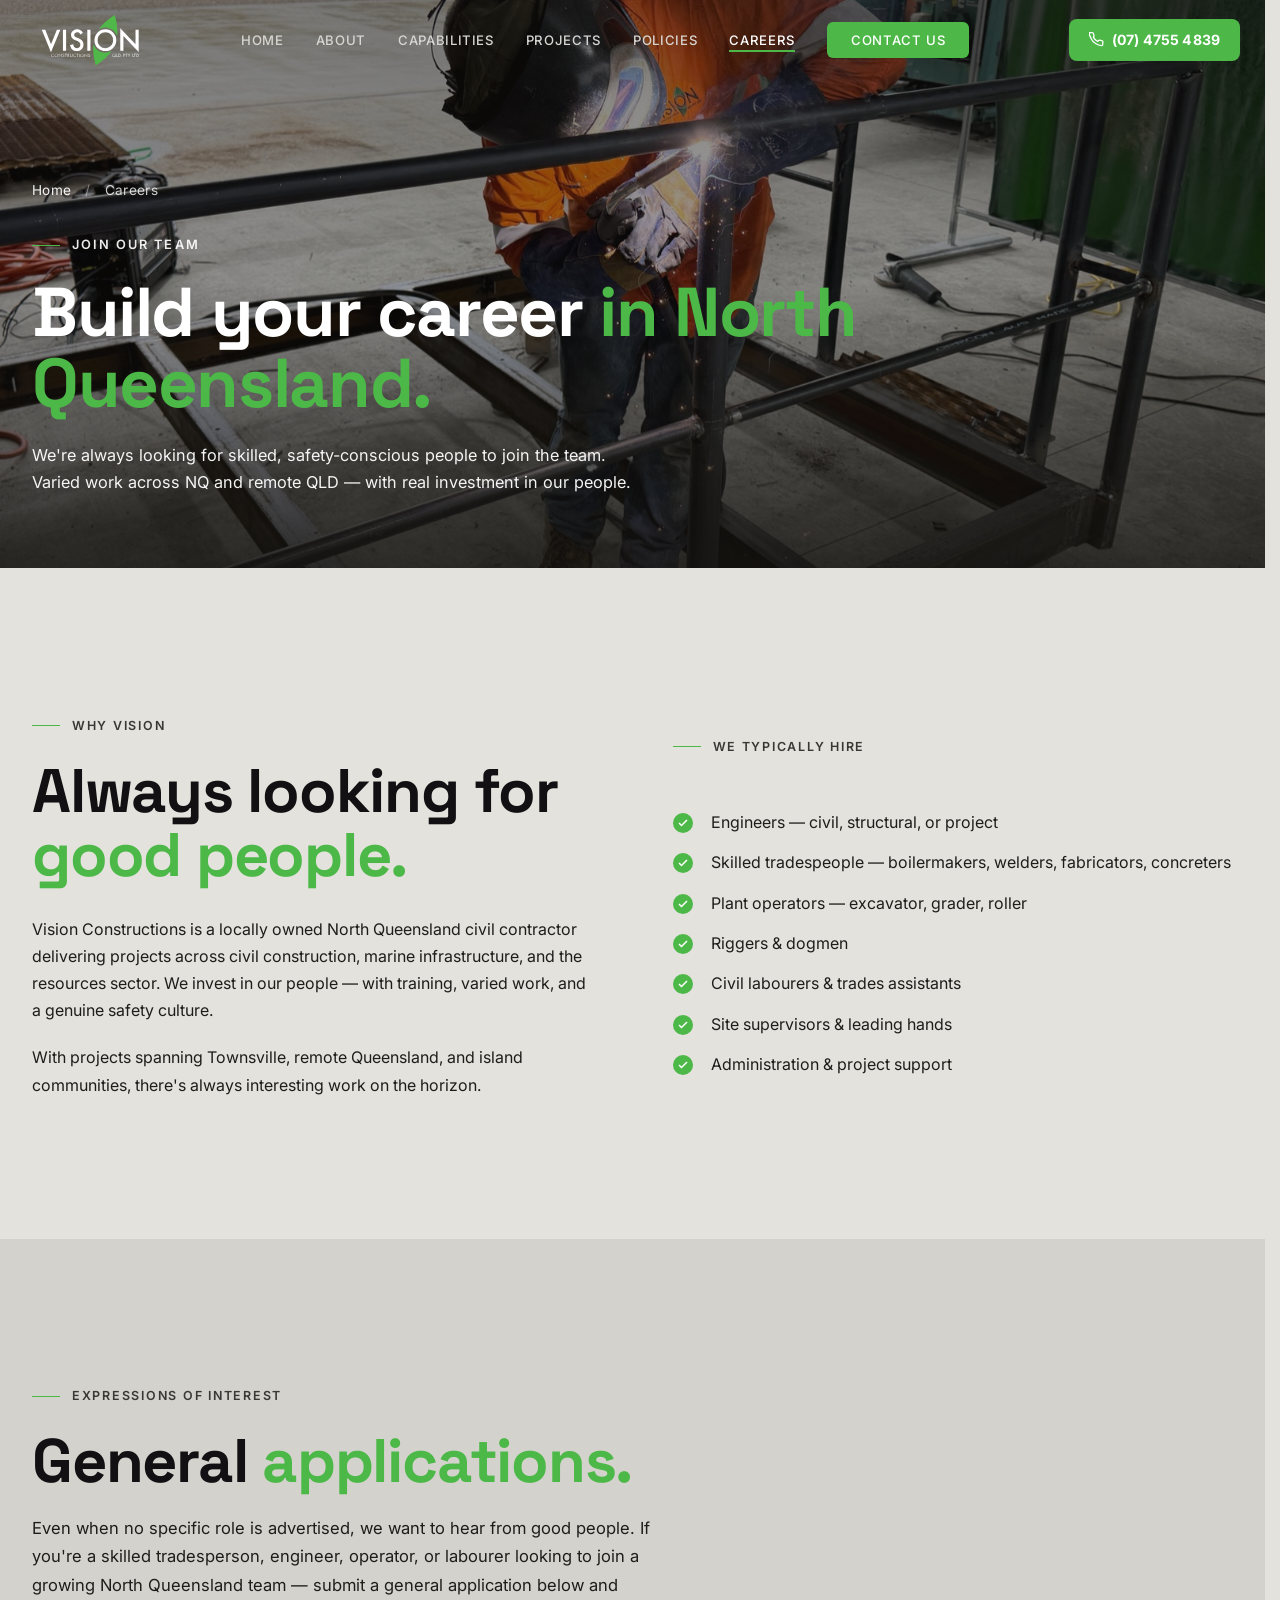
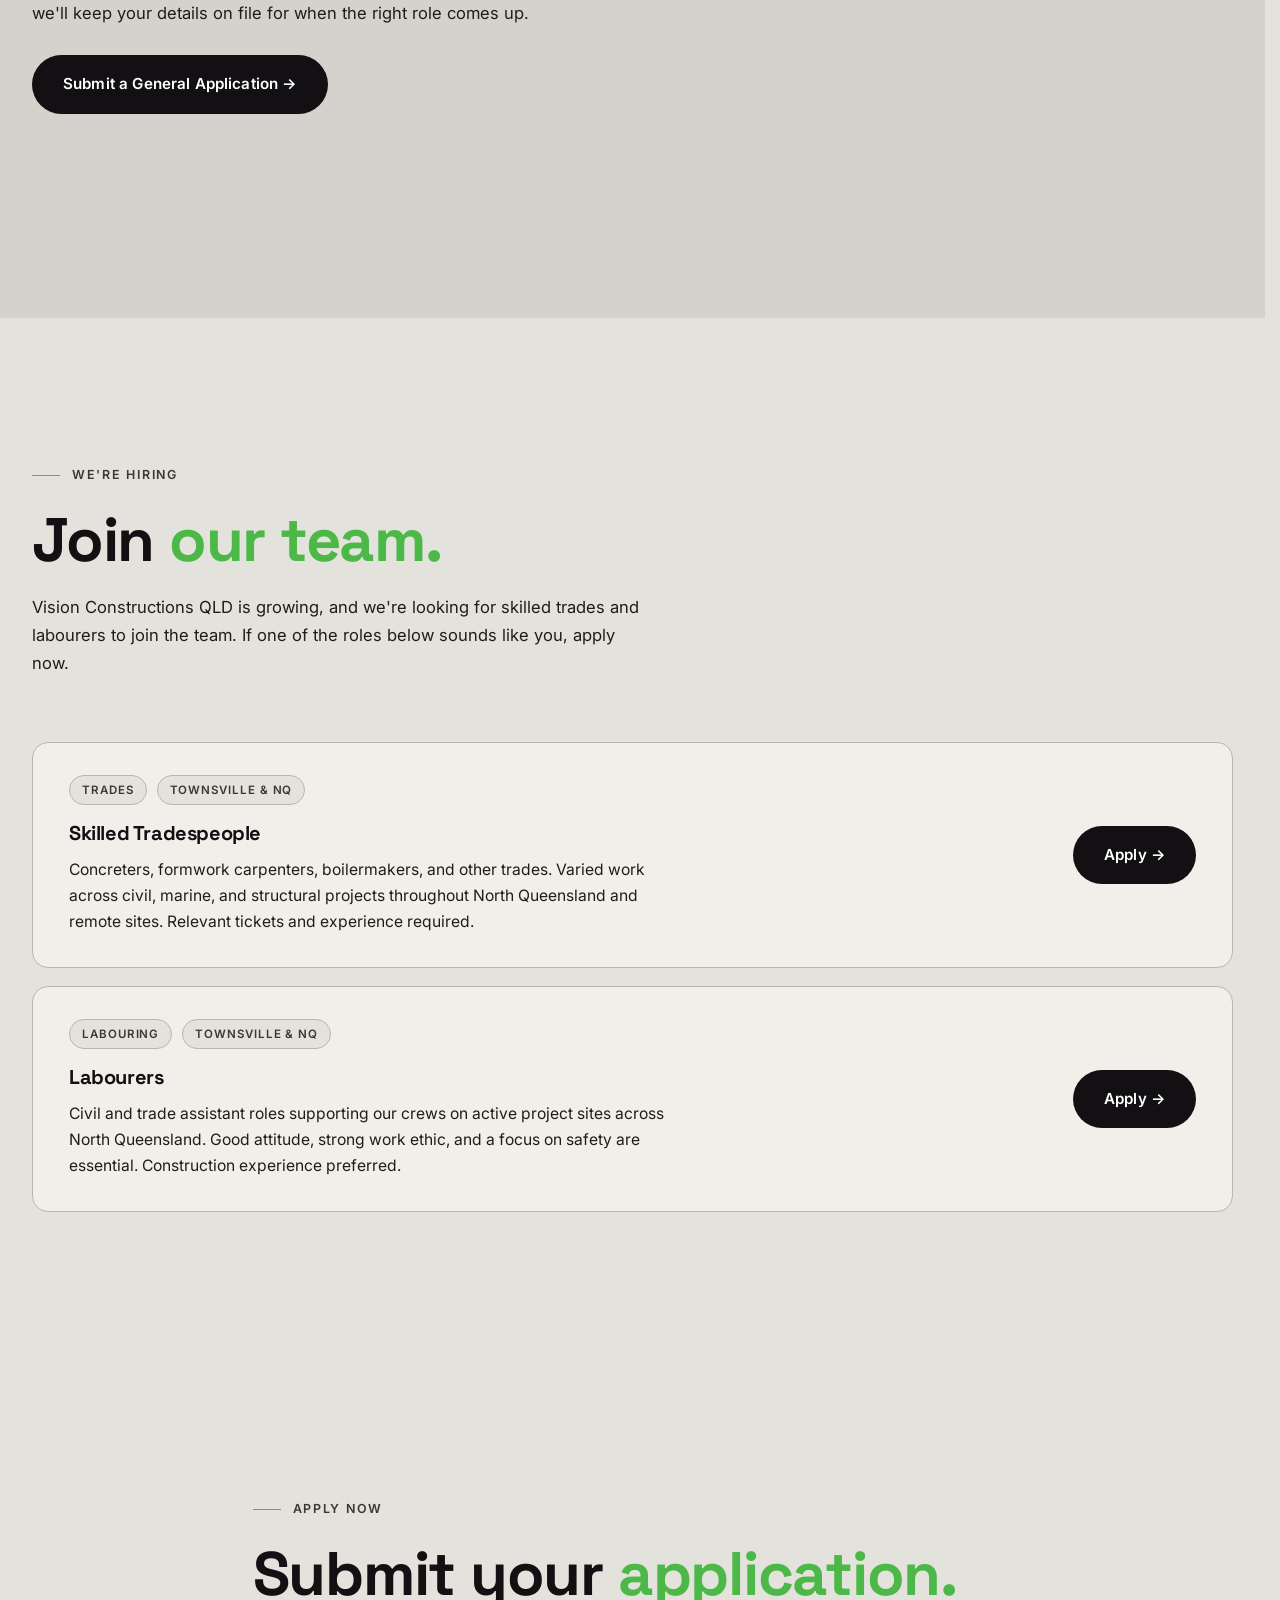
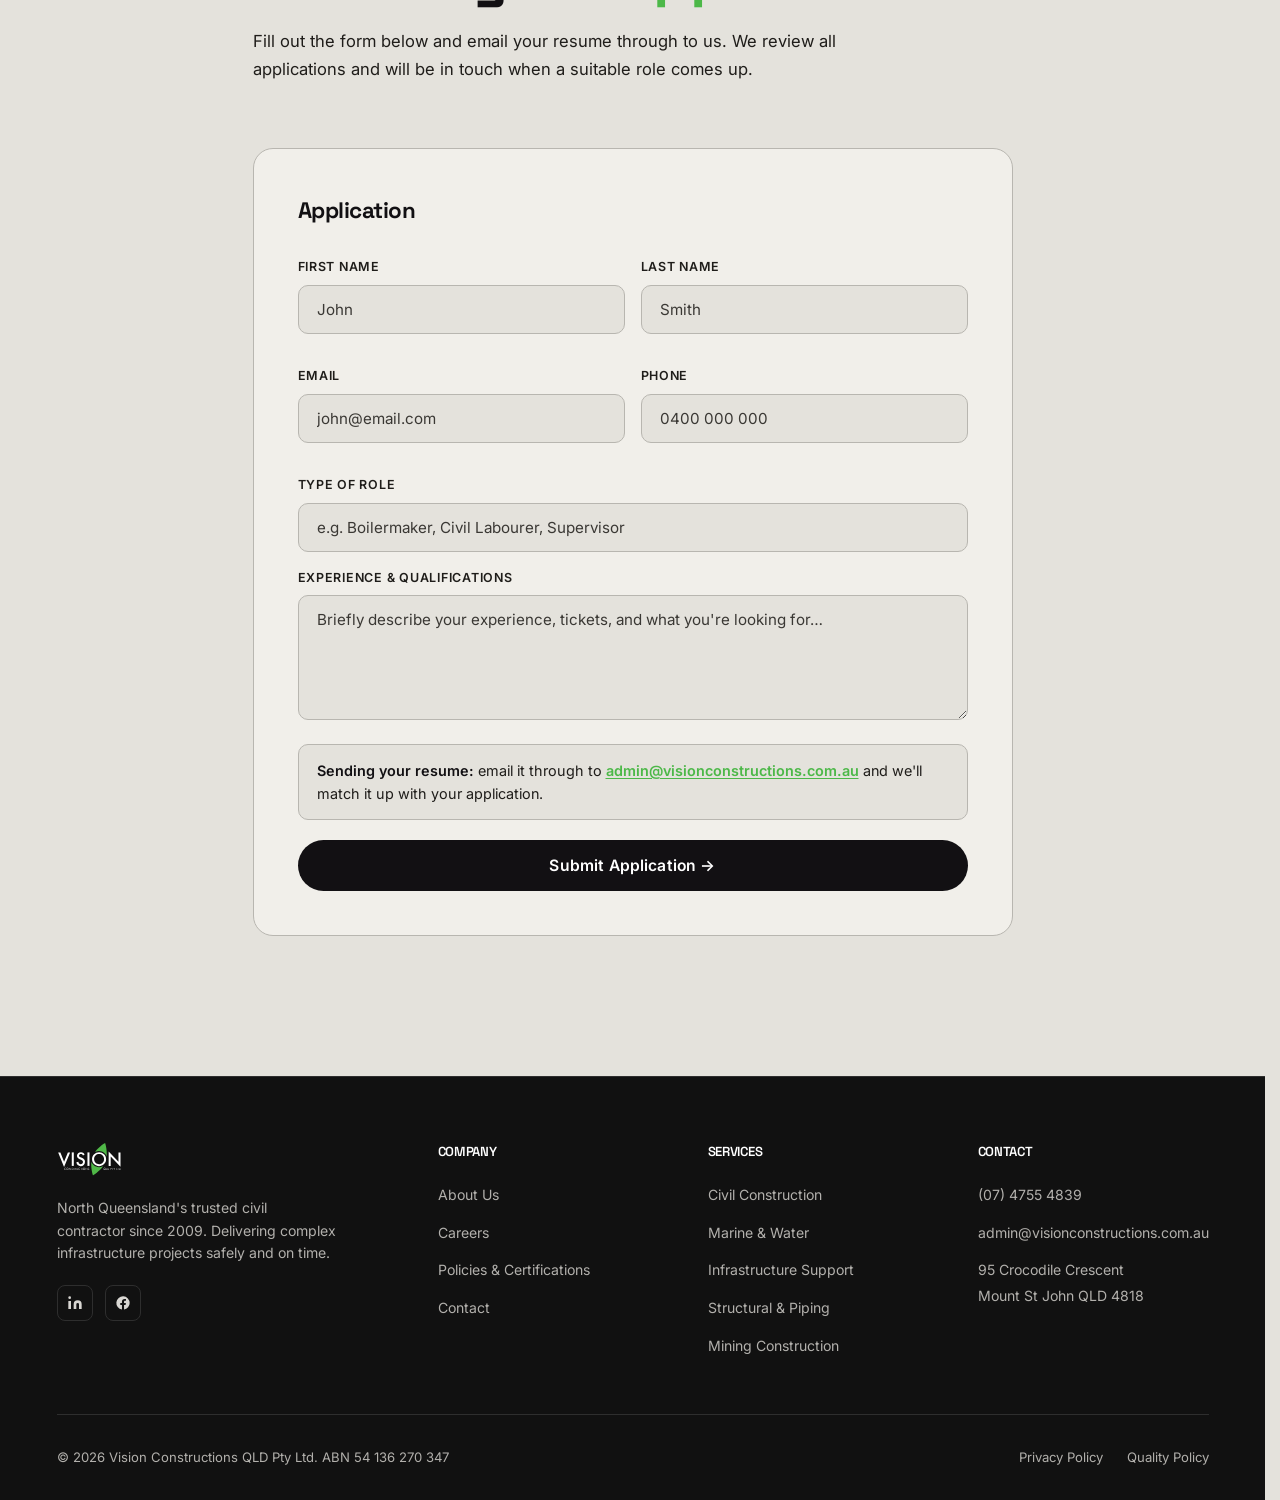
<file: careers.html>
<!DOCTYPE html>
<html lang="en">
<head>
  <meta charset="UTF-8">
  <meta name="viewport" content="width=device-width, initial-scale=1.0">
  <title>Careers — Vision Constructions QLD Pty Ltd</title>
  <meta name="description" content="Join the Vision Constructions team in North Queensland. Current openings for civil, structural, marine, and trades positions.">
  <link rel="preconnect" href="https://fonts.googleapis.com">
  <link href="https://fonts.googleapis.com/css2?family=Inter:wght@400;500;600;700;800;900&family=Space+Grotesk:wght@500;600;700&display=swap" rel="stylesheet">
  <link rel="stylesheet" href="styles.css?v=20261028b">
</head>
<body class="v2">

<!-- ── NAVIGATION ─────────────────────────────── -->
<nav class="nav">
  <div class="nav-inner">
    <a href="index.html" class="nav-logo">
      <img src="images/logo.svg" alt="Vision Constructions" class="nav-logo-light" width="140" height="42">
      <img src="images/logo-dark.svg" alt="Vision Constructions" class="nav-logo-dark" width="140" height="42">
    </a>
    <ul class="nav-links">
      <li><a href="index.html">Home</a></li>
      <li><a href="about.html">About</a></li>
      <li><a href="capabilities.html">Capabilities</a></li>
      <li><a href="projects.html">Projects</a></li>
      <li><a href="policies.html">Policies</a></li>
      <li><a href="careers.html" class="active">Careers</a></li>
      <li><a href="contact.html" class="nav-cta">Contact Us</a></li>
    </ul>
    <a href="tel:0747554839" class="nav-phone">
      <svg viewBox="0 0 24 24" fill="none" stroke="currentColor" stroke-width="2"><path d="M22 16.92v3a2 2 0 01-2.18 2 19.79 19.79 0 01-8.63-3.07A19.5 19.5 0 013.07 9.81 19.79 19.79 0 01.21 1.17 2 2 0 012.18 1h3a2 2 0 012 1.72c.127.96.361 1.903.7 2.81a2 2 0 01-.45 2.11L6.91 8.16a16 16 0 006.91 6.91l1.52-1.52a2 2 0 012.11-.45c.907.339 1.85.573 2.81.7A2 2 0 0122 16.92z"/></svg>
      <span>(07) 4755 4839</span>
    </a>
    <button class="nav-toggle" aria-label="Menu">
      <span></span><span></span><span></span>
    </button>
  </div>
</nav>

<!-- ── SUBPAGE HERO ───────────────────────────── -->
<section class="v2-subhero">
  <div class="v2-subhero-media">
    <img src="images/welder-fabrication.jpg" alt="Vision Constructions welder on site" style="object-position: center 28%;">
  </div>
  <div class="v2-subhero-scrim"></div>
  <div class="v2-container">
    <p class="v2-subhero-breadcrumb"><a href="index.html">Home</a> <span>/</span> Careers</p>
    <span class="v2-subhero-eyebrow">Join Our Team</span>
    <h1 class="v2-subhero-title">Build your career <em>in North Queensland.</em></h1>
    <p class="v2-subhero-lede">We're always looking for skilled, safety-conscious people to join the team. Varied work across NQ and remote QLD — with real investment in our people.</p>
  </div>
</section>

<!-- ── WHO WE HIRE ────────────────────────────── -->
<section class="v2-section">
  <div class="v2-container">
    <div class="v2-split">
      <div class="v2-split-body reveal">
        <span class="v2-kicker">Why Vision</span>
        <h2 class="v2-h2">Always looking for <em>good people.</em></h2>
        <p>Vision Constructions is a locally owned North Queensland civil contractor delivering projects across civil construction, marine infrastructure, and the resources sector. We invest in our people — with training, varied work, and a genuine safety culture.</p>
        <p>With projects spanning Townsville, remote Queensland, and island communities, there's always interesting work on the horizon.</p>
      </div>
      <div class="v2-split-body reveal">
        <span class="v2-kicker">We Typically Hire</span>
        <ul class="v2-checklist">
          <li>Engineers — civil, structural, or project</li>
          <li>Skilled tradespeople — boilermakers, welders, fabricators, concreters</li>
          <li>Plant operators — excavator, grader, roller</li>
          <li>Riggers &amp; dogmen</li>
          <li>Civil labourers &amp; trades assistants</li>
          <li>Site supervisors &amp; leading hands</li>
          <li>Administration &amp; project support</li>
        </ul>
      </div>
    </div>
  </div>
</section>

<!-- ── GENERAL APPLICATIONS (always open) ──────── -->
<section class="v2-section-alt" id="general">
  <div class="v2-container">
    <div class="v2-heading reveal">
      <span class="v2-kicker">Expressions of Interest</span>
      <h2 class="v2-h2">General <em>applications.</em></h2>
      <p class="v2-lead">Even when no specific role is advertised, we want to hear from good people. If you're a skilled tradesperson, engineer, operator, or labourer looking to join a growing North Queensland team — submit a general application below and we'll keep your details on file for when the right role comes up.</p>
      <div style="margin-top:28px;">
        <a href="#apply" class="btn-pill btn-pill-primary">Submit a General Application →</a>
      </div>
    </div>
  </div>
</section>

<!-- ── CURRENTLY ADVERTISED POSITIONS ──────────── -->
<!--
  ═════════════════════════════════════════════════════════
  HOW TO ADD A NEW ADVERTISED ROLE:
  1. Copy one of the <div class="v2-job">...</div> blocks below.
  2. Paste it inside <div class="v2-jobs"> (above the closing </div>).
  3. Update the role title, location tags, and description.
  4. If there are no current openings, keep the .v2-jobs-empty
     block visible and hide/remove the .v2-jobs grid.
  ═════════════════════════════════════════════════════════
-->
<section class="v2-section" id="vacancies">
  <div class="v2-container">
    <div class="v2-heading reveal">
      <span class="v2-kicker">We're Hiring</span>
      <h2 class="v2-h2">Join <em>our team.</em></h2>
      <p class="v2-lead">Vision Constructions QLD is growing, and we're looking for skilled trades and labourers to join the team. If one of the roles below sounds like you, apply now.</p>
    </div>

    <div class="v2-jobs">

      <div class="v2-job reveal">
        <div>
          <div class="v2-job-tags">
            <span class="v2-job-tag">Trades</span>
            <span class="v2-job-tag">Townsville &amp; NQ</span>
          </div>
          <h3>Skilled Tradespeople</h3>
          <p>Concreters, formwork carpenters, boilermakers, and other trades. Varied work across civil, marine, and structural projects throughout North Queensland and remote sites. Relevant tickets and experience required.</p>
        </div>
        <a href="#apply" class="btn-pill btn-pill-primary">Apply →</a>
      </div>

      <div class="v2-job reveal">
        <div>
          <div class="v2-job-tags">
            <span class="v2-job-tag">Labouring</span>
            <span class="v2-job-tag">Townsville &amp; NQ</span>
          </div>
          <h3>Labourers</h3>
          <p>Civil and trade assistant roles supporting our crews on active project sites across North Queensland. Good attitude, strong work ethic, and a focus on safety are essential. Construction experience preferred.</p>
        </div>
        <a href="#apply" class="btn-pill btn-pill-primary">Apply →</a>
      </div>

    </div>
  </div>
</section>

<!-- ── APPLICATION FORM ───────────────────────── -->
<section class="v2-section" id="apply">
  <div class="v2-container">
    <div style="max-width: 760px; margin: 0 auto;">
      <div class="v2-heading reveal">
        <span class="v2-kicker">Apply Now</span>
        <h2 class="v2-h2">Submit your <em>application.</em></h2>
        <p class="v2-lead">Fill out the form below and email your resume through to us. We review all applications and will be in touch when a suitable role comes up.</p>
      </div>
      <form class="v2-form reveal" id="applyForm" action="https://formspree.io/f/mbdqkanq" method="POST">
        <input type="hidden" name="_subject" value="New careers application — visionconstructions.com.au">
        <input type="text" name="_gotcha" class="v2-form-gotcha" tabindex="-1" autocomplete="off" aria-hidden="true">
        <h3>Application</h3>
        <div class="v2-form-row">
          <div class="v2-form-group">
            <label for="firstName">First Name</label>
            <input type="text" id="firstName" name="firstName" placeholder="John" required>
          </div>
          <div class="v2-form-group">
            <label for="lastName">Last Name</label>
            <input type="text" id="lastName" name="lastName" placeholder="Smith" required>
          </div>
        </div>
        <div class="v2-form-row">
          <div class="v2-form-group">
            <label for="applyEmail">Email</label>
            <input type="email" id="applyEmail" name="email" placeholder="john@email.com" required>
          </div>
          <div class="v2-form-group">
            <label for="applyPhone">Phone</label>
            <input type="tel" id="applyPhone" name="phone" placeholder="0400 000 000" required>
          </div>
        </div>
        <div class="v2-form-group">
          <label for="position">Type of Role</label>
          <input type="text" id="position" name="position" placeholder="e.g. Boilermaker, Civil Labourer, Supervisor" required>
        </div>
        <div class="v2-form-group">
          <label for="experience">Experience &amp; Qualifications</label>
          <textarea id="experience" name="experience" placeholder="Briefly describe your experience, tickets, and what you're looking for…" rows="5"></textarea>
        </div>
        <p class="v2-form-note">
          <strong>Sending your resume:</strong> email it through to
          <a href="mailto:admin@visionconstructions.com.au?subject=Resume%20—%20job%20application">admin@visionconstructions.com.au</a>
          and we'll match it up with your application.
        </p>
        <button type="submit" class="v2-form-submit">Submit Application →</button>
      </form>
    </div>
  </div>
</section>

<!-- ── FOOTER ──────────────────────────────────── -->
<footer class="footer">
  <div class="container">
    <div class="footer-grid">
      <div class="footer-brand">
        <img src="images/logo.svg" alt="Vision Constructions">
        <p>North Queensland's trusted civil contractor since 2009. Delivering complex infrastructure projects safely and on time.</p>
        <div class="footer-social">
          <a href="https://www.linkedin.com/company/vision-constructions-qld-pty-ltd/" target="_blank" rel="noopener" aria-label="LinkedIn">
            <svg viewBox="0 0 24 24" fill="currentColor"><path d="M16 8a6 6 0 016 6v7h-4v-7a2 2 0 00-2-2 2 2 0 00-2 2v7h-4v-7a6 6 0 016-6zM2 9h4v12H2z"/><circle cx="4" cy="4" r="2"/></svg>
          </a>
          <a href="https://www.facebook.com/p/Vision-Constructions-Queensland-Pty-Ltd-100090732505357/" target="_blank" rel="noopener" aria-label="Facebook">
            <svg viewBox="0 0 24 24" fill="currentColor"><path d="M22 12a10 10 0 10-11.56 9.88v-6.99H7.9V12h2.54V9.8c0-2.51 1.49-3.89 3.77-3.89 1.09 0 2.24.19 2.24.19v2.46h-1.26c-1.24 0-1.63.77-1.63 1.56V12h2.77l-.44 2.89h-2.33v6.99A10 10 0 0022 12z"/></svg>
          </a>
        </div>
      </div>
      <div class="footer-col">
        <h5>Company</h5>
        <ul>
          <li><a href="about.html">About Us</a></li>
          <li><a href="careers.html">Careers</a></li>
          <li><a href="policies.html">Policies &amp; Certifications</a></li>
          <li><a href="contact.html">Contact</a></li>
        </ul>
      </div>
      <div class="footer-col">
        <h5>Services</h5>
        <ul>
          <li><a href="capabilities.html#civil">Civil Construction</a></li>
          <li><a href="capabilities.html#marine">Marine &amp; Water</a></li>
          <li><a href="capabilities.html#support">Infrastructure Support</a></li>
          <li><a href="capabilities.html#smp">Structural &amp; Piping</a></li>
          <li><a href="capabilities.html#mining">Mining Construction</a></li>
        </ul>
      </div>
      <div class="footer-col">
        <h5>Contact</h5>
        <ul>
          <li><a href="tel:0747554839">(07) 4755 4839</a></li>
          <li><a href="mailto:admin@visionconstructions.com.au">admin@visionconstructions.com.au</a></li>
          <li><a href="contact.html">95 Crocodile Crescent<br>Mount St John QLD 4818</a></li>
        </ul>
      </div>
    </div>
    <div class="footer-bottom">
      <p>&copy; 2026 Vision Constructions QLD Pty Ltd. ABN 54 136 270 347</p>
      <div class="footer-bottom-links">
        <a href="policies.html">Privacy Policy</a>
        <a href="policies.html">Quality Policy</a>
      </div>
    </div>
  </div>
</footer>

<script src="main.js?v=20261028b"></script>
</body>
</html>
</file>
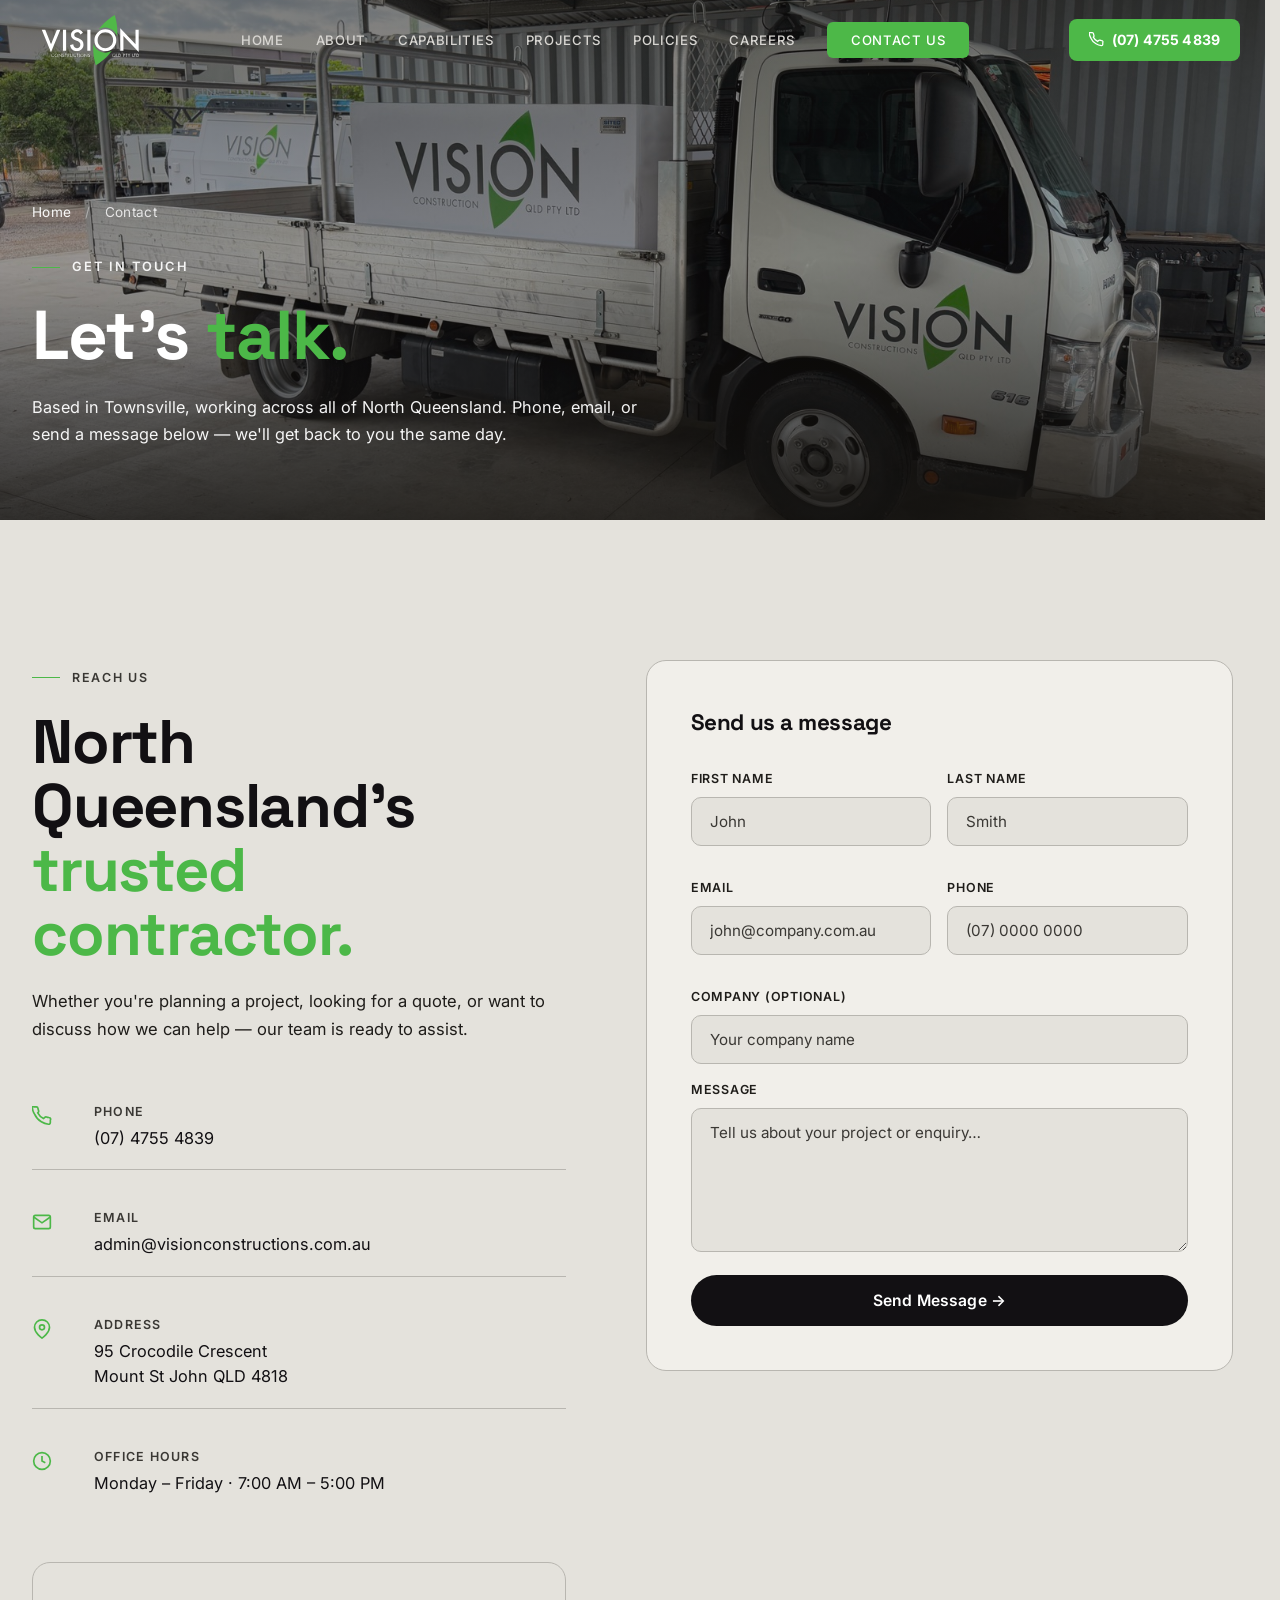
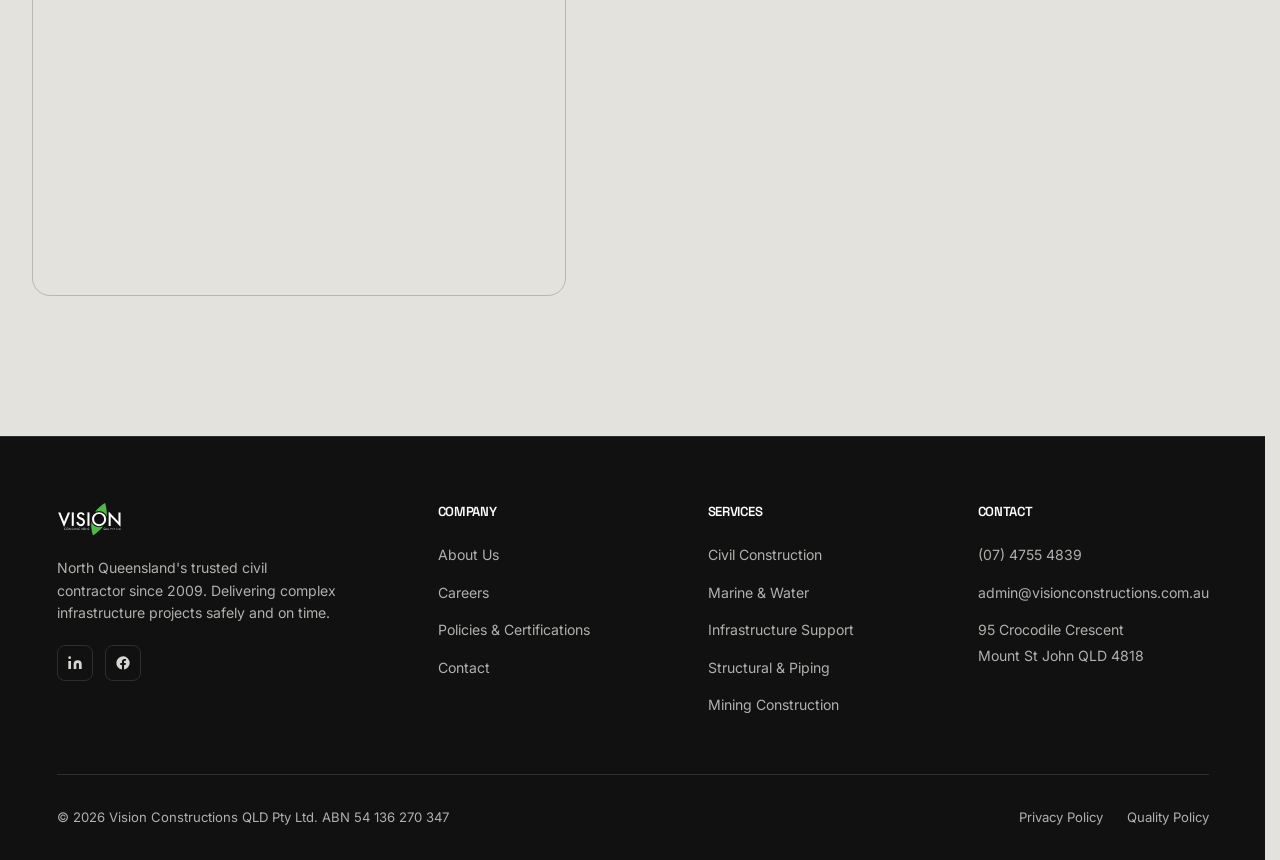
<file: contact.html>
<!DOCTYPE html>
<html lang="en">
<head>
  <meta charset="UTF-8">
  <meta name="viewport" content="width=device-width, initial-scale=1.0">
  <title>Contact — Vision Constructions QLD Pty Ltd</title>
  <meta name="description" content="Contact Vision Constructions — based in Townsville, North Queensland. Phone (07) 4755 4839 or email admin@visionconstructions.com.au.">
  <link rel="preconnect" href="https://fonts.googleapis.com">
  <link href="https://fonts.googleapis.com/css2?family=Inter:wght@400;500;600;700;800;900&family=Space+Grotesk:wght@500;600;700&display=swap" rel="stylesheet">
  <link rel="stylesheet" href="styles.css?v=20261028b">
</head>
<body class="v2">

<!-- ── NAVIGATION ─────────────────────────────── -->
<nav class="nav">
  <div class="nav-inner">
    <a href="index.html" class="nav-logo">
      <img src="images/logo.svg" alt="Vision Constructions" class="nav-logo-light" width="140" height="42">
      <img src="images/logo-dark.svg" alt="Vision Constructions" class="nav-logo-dark" width="140" height="42">
    </a>
    <ul class="nav-links">
      <li><a href="index.html">Home</a></li>
      <li><a href="about.html">About</a></li>
      <li><a href="capabilities.html">Capabilities</a></li>
      <li><a href="projects.html">Projects</a></li>
      <li><a href="policies.html">Policies</a></li>
      <li><a href="careers.html">Careers</a></li>
      <li><a href="contact.html" class="nav-cta active">Contact Us</a></li>
    </ul>
    <a href="tel:0747554839" class="nav-phone">
      <svg viewBox="0 0 24 24" fill="none" stroke="currentColor" stroke-width="2"><path d="M22 16.92v3a2 2 0 01-2.18 2 19.79 19.79 0 01-8.63-3.07A19.5 19.5 0 013.07 9.81 19.79 19.79 0 01.21 1.17 2 2 0 012.18 1h3a2 2 0 012 1.72c.127.96.361 1.903.7 2.81a2 2 0 01-.45 2.11L6.91 8.16a16 16 0 006.91 6.91l1.52-1.52a2 2 0 012.11-.45c.907.339 1.85.573 2.81.7A2 2 0 0122 16.92z"/></svg>
      <span>(07) 4755 4839</span>
    </a>
    <button class="nav-toggle" aria-label="Menu">
      <span></span><span></span><span></span>
    </button>
  </div>
</nav>

<!-- ── SUBPAGE HERO ───────────────────────────── -->
<section class="v2-subhero">
  <div class="v2-subhero-media">
    <img src="images/truck-depot.jpg" alt="Vision Constructions depot in Townsville">
  </div>
  <div class="v2-subhero-scrim"></div>
  <div class="v2-container">
    <p class="v2-subhero-breadcrumb"><a href="index.html">Home</a> <span>/</span> Contact</p>
    <span class="v2-subhero-eyebrow">Get In Touch</span>
    <h1 class="v2-subhero-title">Let's <em>talk.</em></h1>
    <p class="v2-subhero-lede">Based in Townsville, working across all of North Queensland. Phone, email, or send a message below — we'll get back to you the same day.</p>
  </div>
</section>

<!-- ── CONTACT GRID ───────────────────────────── -->
<section class="v2-contact">
  <div class="v2-container">
    <div class="v2-contact-grid">

      <!-- Details -->
      <div class="reveal">
        <span class="v2-kicker">Reach Us</span>
        <h2 class="v2-h2">North Queensland's <em>trusted contractor.</em></h2>
        <p class="v2-lead">Whether you're planning a project, looking for a quote, or want to discuss how we can help — our team is ready to assist.</p>

        <div class="v2-contact-details">
          <div class="v2-contact-detail">
            <svg viewBox="0 0 24 24" fill="none" stroke="currentColor" stroke-width="2"><path d="M22 16.92v3a2 2 0 01-2.18 2 19.79 19.79 0 01-8.63-3.07A19.5 19.5 0 013.07 9.81 19.79 19.79 0 01.21 1.17 2 2 0 012.18 1h3a2 2 0 012 1.72c.127.96.361 1.903.7 2.81a2 2 0 01-.45 2.11L6.91 8.16a16 16 0 006.91 6.91l1.52-1.52a2 2 0 012.11-.45c.907.339 1.85.573 2.81.7A2 2 0 0122 16.92z"/></svg>
            <div>
              <strong>Phone</strong>
              <a href="tel:0747554839">(07) 4755 4839</a>
            </div>
          </div>
          <div class="v2-contact-detail">
            <svg viewBox="0 0 24 24" fill="none" stroke="currentColor" stroke-width="2"><path d="M4 4h16c1.1 0 2 .9 2 2v12c0 1.1-.9 2-2 2H4c-1.1 0-2-.9-2-2V6c0-1.1.9-2 2-2z"/><polyline points="22,6 12,13 2,6"/></svg>
            <div>
              <strong>Email</strong>
              <a href="mailto:admin@visionconstructions.com.au">admin@visionconstructions.com.au</a>
            </div>
          </div>
          <div class="v2-contact-detail">
            <svg viewBox="0 0 24 24" fill="none" stroke="currentColor" stroke-width="2"><path d="M21 10c0 7-9 13-9 13s-9-6-9-13a9 9 0 0118 0z"/><circle cx="12" cy="10" r="3"/></svg>
            <div>
              <strong>Address</strong>
              <span>95 Crocodile Crescent<br>Mount St John QLD 4818</span>
            </div>
          </div>
          <div class="v2-contact-detail">
            <svg viewBox="0 0 24 24" fill="none" stroke="currentColor" stroke-width="2"><circle cx="12" cy="12" r="10"/><polyline points="12 6 12 12 16 14"/></svg>
            <div>
              <strong>Office Hours</strong>
              <span>Monday – Friday · 7:00 AM – 5:00 PM</span>
            </div>
          </div>
        </div>

        <!-- Map -->
        <div class="v2-map">
          <iframe
            src="https://maps.google.com/maps?q=95+Crocodile+Crescent+Mount+St+John+QLD+4818&t=&z=15&ie=UTF8&iwloc=&output=embed"
            allowfullscreen=""
            loading="lazy"
            referrerpolicy="no-referrer-when-downgrade"
            title="Vision Constructions office location">
          </iframe>
        </div>
      </div>

      <!-- Form -->
      <form class="v2-form reveal" id="contactForm" action="https://formspree.io/f/mbdqkanq" method="POST">
        <input type="hidden" name="_subject" value="New contact enquiry — visionconstructions.com.au">
        <input type="text" name="_gotcha" class="v2-form-gotcha" tabindex="-1" autocomplete="off" aria-hidden="true">
        <h3>Send us a message</h3>
        <div class="v2-form-row">
          <div class="v2-form-group">
            <label for="contactFirstName">First Name</label>
            <input type="text" id="contactFirstName" name="firstName" placeholder="John" required>
          </div>
          <div class="v2-form-group">
            <label for="contactLastName">Last Name</label>
            <input type="text" id="contactLastName" name="lastName" placeholder="Smith" required>
          </div>
        </div>
        <div class="v2-form-row">
          <div class="v2-form-group">
            <label for="contactEmail">Email</label>
            <input type="email" id="contactEmail" name="email" placeholder="john@company.com.au" required>
          </div>
          <div class="v2-form-group">
            <label for="contactPhone">Phone</label>
            <input type="tel" id="contactPhone" name="phone" placeholder="(07) 0000 0000">
          </div>
        </div>
        <div class="v2-form-group">
          <label for="company">Company (optional)</label>
          <input type="text" id="company" name="company" placeholder="Your company name">
        </div>
        <div class="v2-form-group">
          <label for="message">Message</label>
          <textarea id="message" name="message" placeholder="Tell us about your project or enquiry…" rows="6" required></textarea>
        </div>
        <button type="submit" class="v2-form-submit">Send Message →</button>
      </form>

    </div>
  </div>
</section>

<!-- ── FOOTER ──────────────────────────────────── -->
<footer class="footer">
  <div class="container">
    <div class="footer-grid">
      <div class="footer-brand">
        <img src="images/logo.svg" alt="Vision Constructions">
        <p>North Queensland's trusted civil contractor since 2009. Delivering complex infrastructure projects safely and on time.</p>
        <div class="footer-social">
          <a href="https://www.linkedin.com/company/vision-constructions-qld-pty-ltd/" target="_blank" rel="noopener" aria-label="LinkedIn">
            <svg viewBox="0 0 24 24" fill="currentColor"><path d="M16 8a6 6 0 016 6v7h-4v-7a2 2 0 00-2-2 2 2 0 00-2 2v7h-4v-7a6 6 0 016-6zM2 9h4v12H2z"/><circle cx="4" cy="4" r="2"/></svg>
          </a>
          <a href="https://www.facebook.com/p/Vision-Constructions-Queensland-Pty-Ltd-100090732505357/" target="_blank" rel="noopener" aria-label="Facebook">
            <svg viewBox="0 0 24 24" fill="currentColor"><path d="M22 12a10 10 0 10-11.56 9.88v-6.99H7.9V12h2.54V9.8c0-2.51 1.49-3.89 3.77-3.89 1.09 0 2.24.19 2.24.19v2.46h-1.26c-1.24 0-1.63.77-1.63 1.56V12h2.77l-.44 2.89h-2.33v6.99A10 10 0 0022 12z"/></svg>
          </a>
        </div>
      </div>
      <div class="footer-col">
        <h5>Company</h5>
        <ul>
          <li><a href="about.html">About Us</a></li>
          <li><a href="careers.html">Careers</a></li>
          <li><a href="policies.html">Policies &amp; Certifications</a></li>
          <li><a href="contact.html">Contact</a></li>
        </ul>
      </div>
      <div class="footer-col">
        <h5>Services</h5>
        <ul>
          <li><a href="capabilities.html#civil">Civil Construction</a></li>
          <li><a href="capabilities.html#marine">Marine &amp; Water</a></li>
          <li><a href="capabilities.html#support">Infrastructure Support</a></li>
          <li><a href="capabilities.html#smp">Structural &amp; Piping</a></li>
          <li><a href="capabilities.html#mining">Mining Construction</a></li>
        </ul>
      </div>
      <div class="footer-col">
        <h5>Contact</h5>
        <ul>
          <li><a href="tel:0747554839">(07) 4755 4839</a></li>
          <li><a href="mailto:admin@visionconstructions.com.au">admin@visionconstructions.com.au</a></li>
          <li><a href="contact.html">95 Crocodile Crescent<br>Mount St John QLD 4818</a></li>
        </ul>
      </div>
    </div>
    <div class="footer-bottom">
      <p>&copy; 2026 Vision Constructions QLD Pty Ltd. ABN 54 136 270 347</p>
      <div class="footer-bottom-links">
        <a href="policies.html">Privacy Policy</a>
        <a href="policies.html">Quality Policy</a>
      </div>
    </div>
  </div>
</footer>

<script src="main.js?v=20261028b"></script>
</body>
</html>
</file>
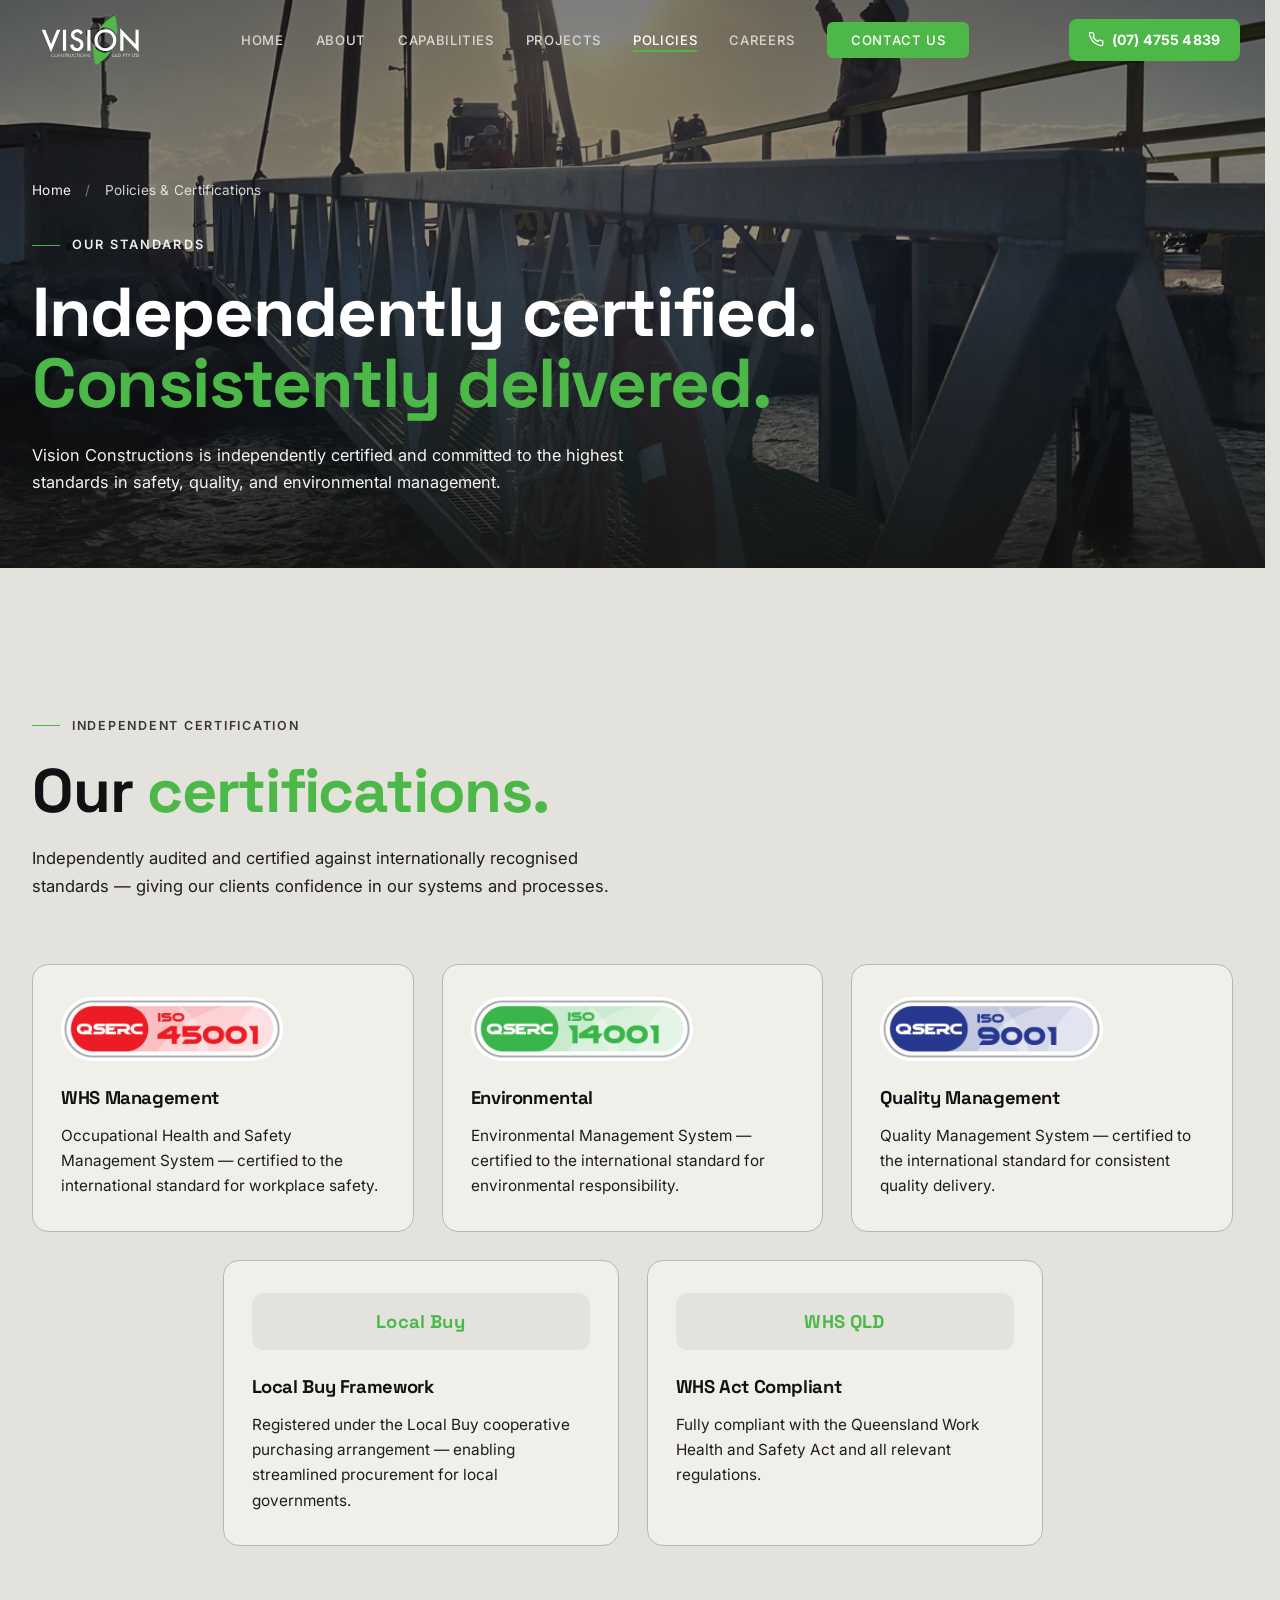
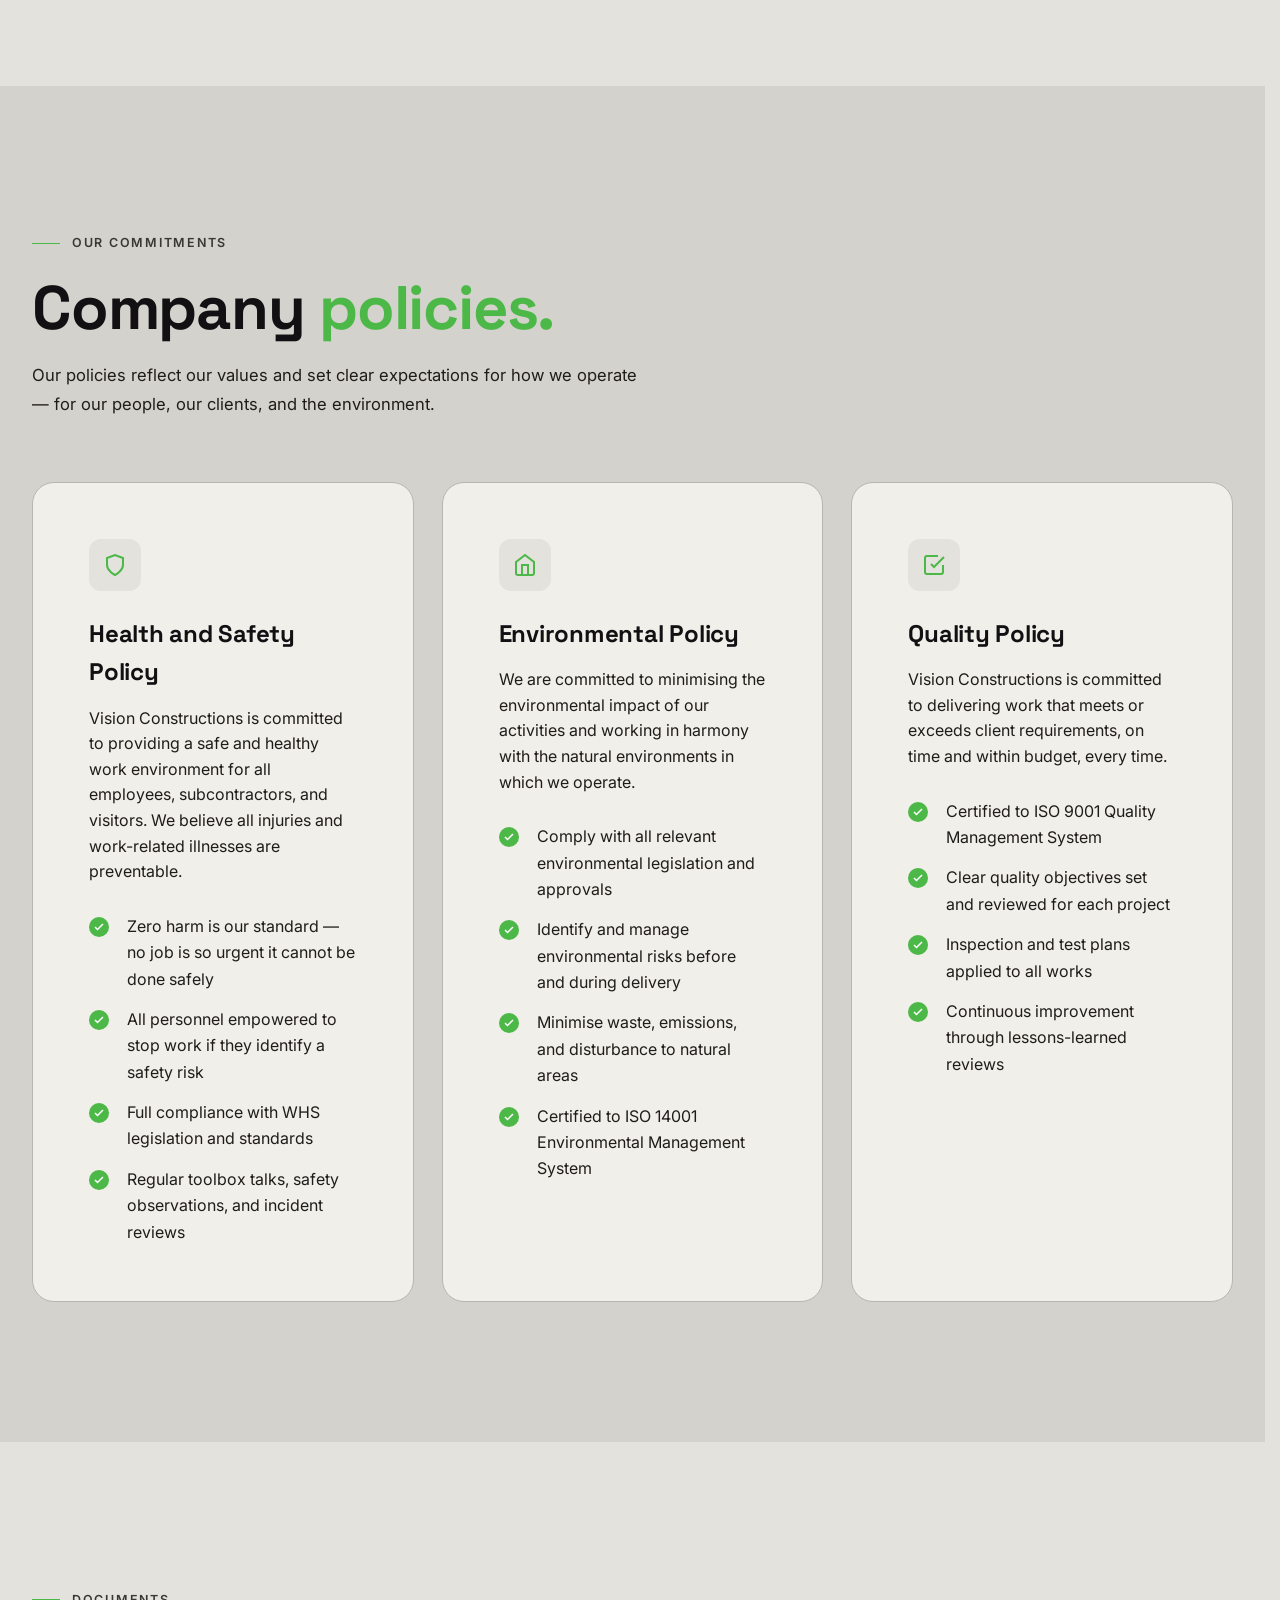
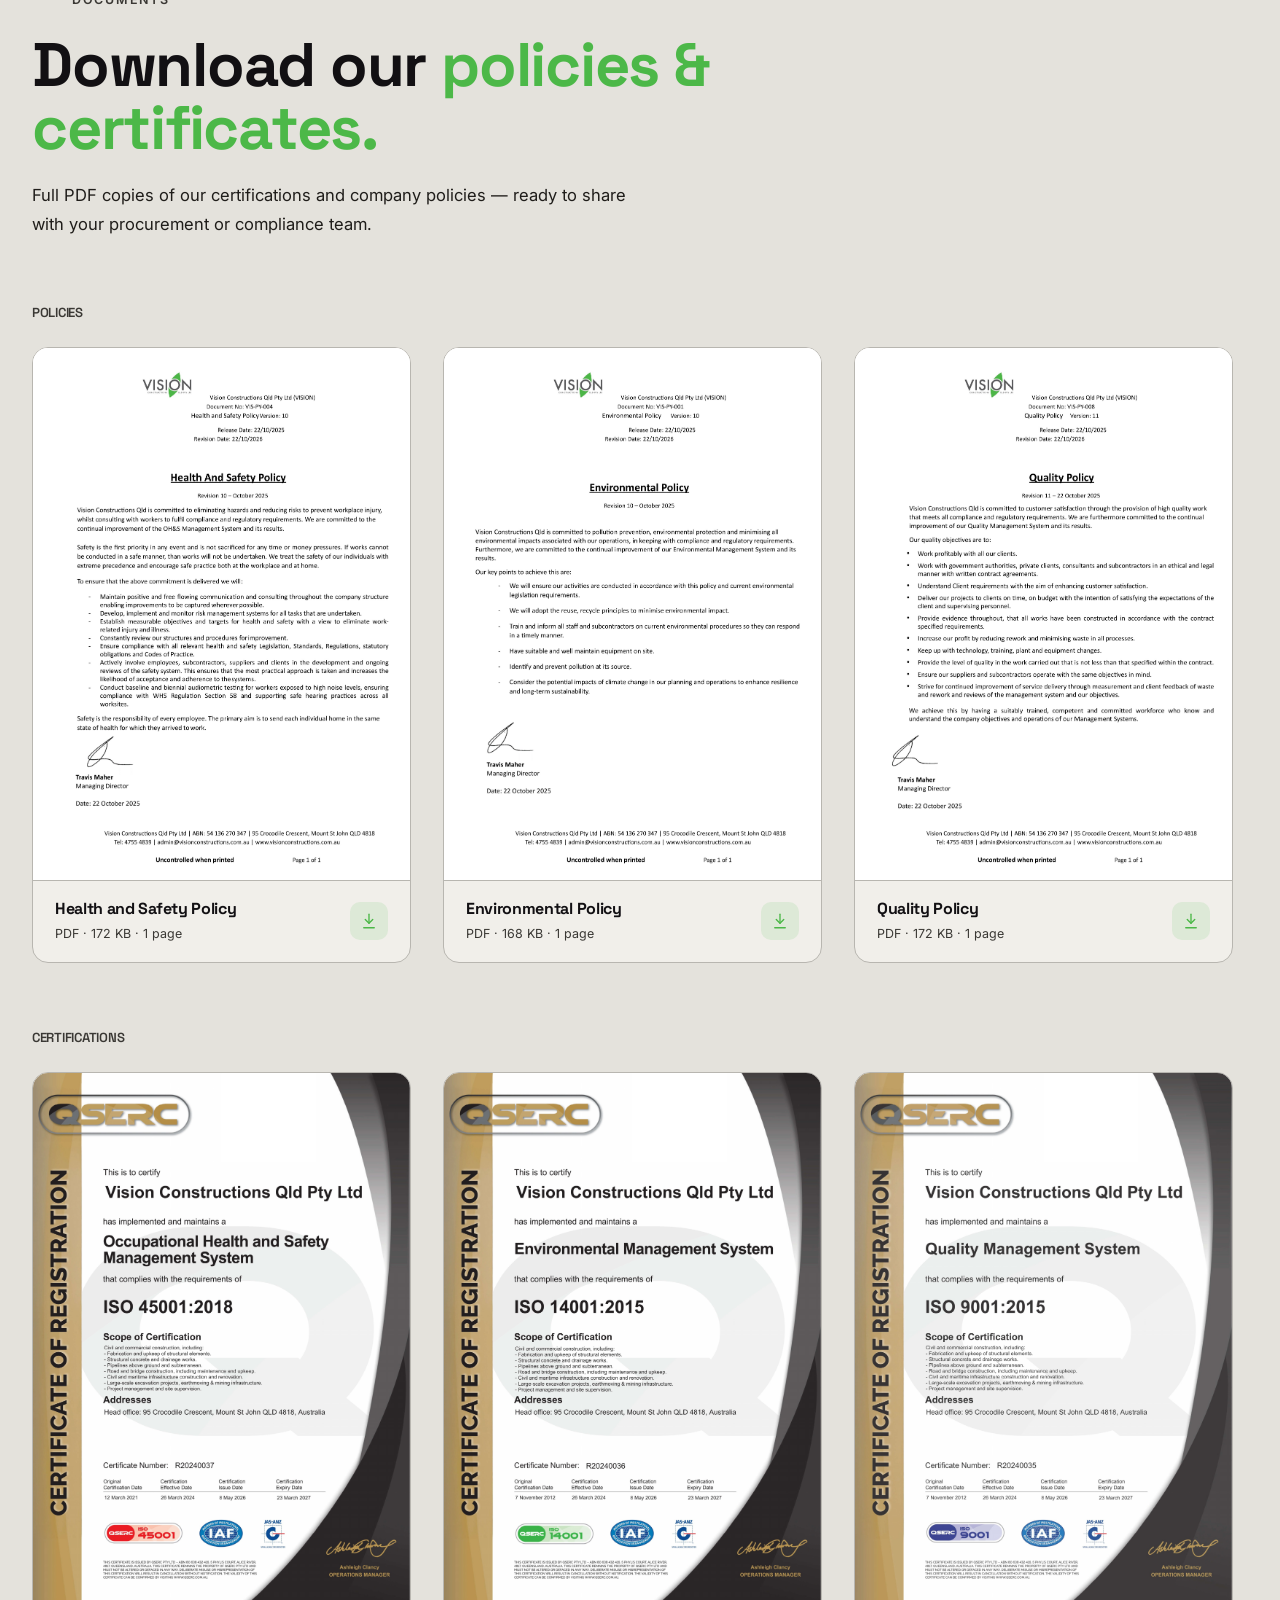
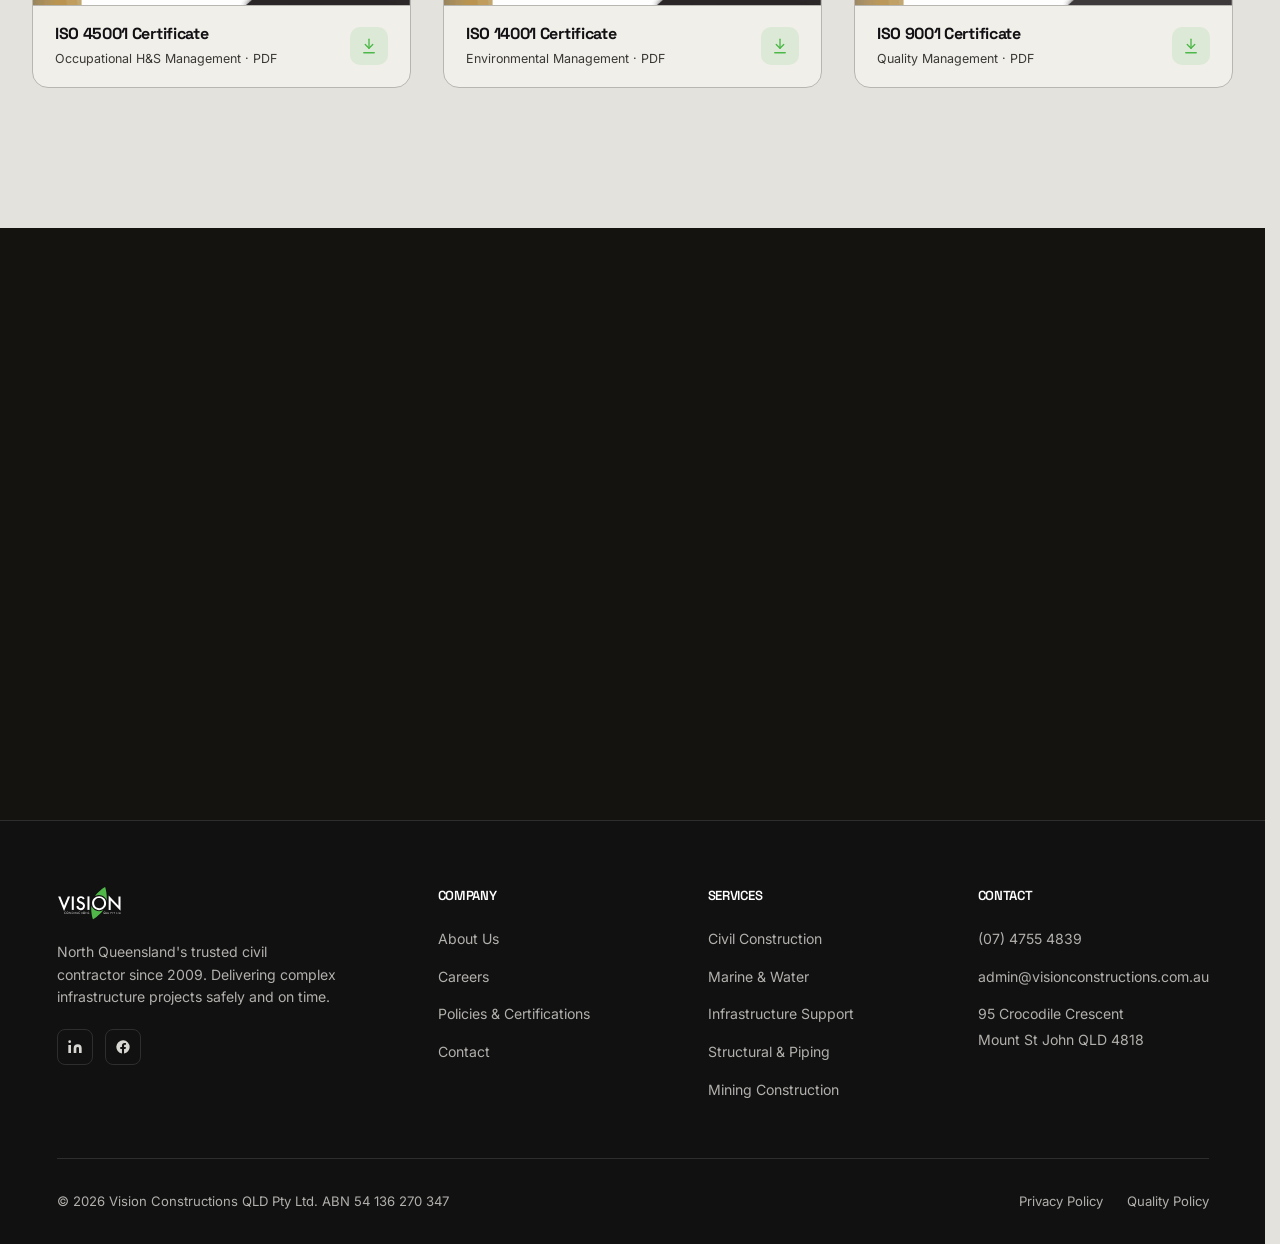
<file: policies.html>
<!DOCTYPE html>
<html lang="en">
<head>
  <meta charset="UTF-8">
  <meta name="viewport" content="width=device-width, initial-scale=1.0">
  <title>Policies &amp; Certifications — Vision Constructions QLD Pty Ltd</title>
  <meta name="description" content="Vision Constructions company policies and certifications — ISO 45001, ISO 14001, ISO 9001, Local Buy, and WHS QLD compliant.">
  <link rel="preconnect" href="https://fonts.googleapis.com">
  <link href="https://fonts.googleapis.com/css2?family=Inter:wght@400;500;600;700;800;900&family=Space+Grotesk:wght@500;600;700&display=swap" rel="stylesheet">
  <link rel="stylesheet" href="styles.css?v=20261028b">
</head>
<body class="v2">

<!-- ── NAVIGATION ─────────────────────────────── -->
<nav class="nav">
  <div class="nav-inner">
    <a href="index.html" class="nav-logo">
      <img src="images/logo.svg" alt="Vision Constructions" class="nav-logo-light" width="140" height="42">
      <img src="images/logo-dark.svg" alt="Vision Constructions" class="nav-logo-dark" width="140" height="42">
    </a>
    <ul class="nav-links">
      <li><a href="index.html">Home</a></li>
      <li><a href="about.html">About</a></li>
      <li><a href="capabilities.html">Capabilities</a></li>
      <li><a href="projects.html">Projects</a></li>
      <li><a href="policies.html" class="active">Policies</a></li>
      <li><a href="careers.html">Careers</a></li>
      <li><a href="contact.html" class="nav-cta">Contact Us</a></li>
    </ul>
    <a href="tel:0747554839" class="nav-phone">
      <svg viewBox="0 0 24 24" fill="none" stroke="currentColor" stroke-width="2"><path d="M22 16.92v3a2 2 0 01-2.18 2 19.79 19.79 0 01-8.63-3.07A19.5 19.5 0 013.07 9.81 19.79 19.79 0 01.21 1.17 2 2 0 012.18 1h3a2 2 0 012 1.72c.127.96.361 1.903.7 2.81a2 2 0 01-.45 2.11L6.91 8.16a16 16 0 006.91 6.91l1.52-1.52a2 2 0 012.11-.45c.907.339 1.85.573 2.81.7A2 2 0 0122 16.92z"/></svg>
      <span>(07) 4755 4839</span>
    </a>
    <button class="nav-toggle" aria-label="Menu">
      <span></span><span></span><span></span>
    </button>
  </div>
</nav>

<!-- ── SUBPAGE HERO ───────────────────────────── -->
<section class="v2-subhero">
  <div class="v2-subhero-media">
    <img src="images/marine-structure.jpg" alt="Vision Constructions marine structural works">
  </div>
  <div class="v2-subhero-scrim"></div>
  <div class="v2-container">
    <p class="v2-subhero-breadcrumb"><a href="index.html">Home</a> <span>/</span> Policies &amp; Certifications</p>
    <span class="v2-subhero-eyebrow">Our Standards</span>
    <h1 class="v2-subhero-title">Independently certified. <em>Consistently delivered.</em></h1>
    <p class="v2-subhero-lede">Vision Constructions is independently certified and committed to the highest standards in safety, quality, and environmental management.</p>
  </div>
</section>

<!-- ── CERTIFICATIONS ─────────────────────────── -->
<section class="v2-section">
  <div class="v2-container">
    <div class="v2-heading reveal">
      <span class="v2-kicker">Independent Certification</span>
      <h2 class="v2-h2">Our <em>certifications.</em></h2>
      <p class="v2-lead">Independently audited and certified against internationally recognised standards — giving our clients confidence in our systems and processes.</p>
    </div>

    <div class="v2-features" style="grid-template-columns:repeat(3,1fr);">
      <div class="v2-feature reveal">
        <img src="images/qserc-iso-45001.png" alt="QSERC ISO 45001 certified" class="v2-feature-icon-img">
        <h3>WHS Management</h3>
        <p>Occupational Health and Safety Management System — certified to the international standard for workplace safety.</p>
      </div>
      <div class="v2-feature reveal">
        <img src="images/qserc-iso-14001.png" alt="QSERC ISO 14001 certified" class="v2-feature-icon-img">
        <h3>Environmental</h3>
        <p>Environmental Management System — certified to the international standard for environmental responsibility.</p>
      </div>
      <div class="v2-feature reveal">
        <img src="images/qserc-iso-9001.png" alt="QSERC ISO 9001 certified" class="v2-feature-icon-img">
        <h3>Quality Management</h3>
        <p>Quality Management System — certified to the international standard for consistent quality delivery.</p>
      </div>
    </div>

    <div class="v2-features" style="margin:28px auto 0;grid-template-columns:repeat(2,1fr);max-width:820px;">
      <div class="v2-feature reveal">
        <div class="v2-feature-icon v2-feature-badge">Local Buy</div>
        <h3>Local Buy Framework</h3>
        <p>Registered under the Local Buy cooperative purchasing arrangement — enabling streamlined procurement for local governments.</p>
      </div>
      <div class="v2-feature reveal">
        <div class="v2-feature-icon v2-feature-badge">WHS QLD</div>
        <h3>WHS Act Compliant</h3>
        <p>Fully compliant with the Queensland Work Health and Safety Act and all relevant regulations.</p>
      </div>
    </div>
  </div>
</section>

<!-- ── POLICIES ───────────────────────────────── -->
<section class="v2-section-alt">
  <div class="v2-container">
    <div class="v2-heading reveal">
      <span class="v2-kicker">Our Commitments</span>
      <h2 class="v2-h2">Company <em>policies.</em></h2>
      <p class="v2-lead">Our policies reflect our values and set clear expectations for how we operate — for our people, our clients, and the environment.</p>
    </div>

    <div style="display:grid;grid-template-columns:repeat(auto-fit,minmax(320px,1fr));gap:28px;">

      <div class="v2-panel reveal" style="margin:0;">
        <div class="v2-feature-icon" style="margin-bottom:24px;">
          <svg viewBox="0 0 24 24" fill="none" stroke="currentColor" stroke-width="2"><path d="M12 22s8-4 8-10V5l-8-3-8 3v7c0 6 8 10 8 10z"/></svg>
        </div>
        <h2 style="font-size:1.5rem;font-weight:700;color:var(--h-ink);margin:0 0 14px;letter-spacing:-0.01em;">Health and Safety Policy</h2>
        <p style="font-size:1rem;line-height:1.6;color:var(--h-ink-muted);margin:0 0 18px;">Vision Constructions is committed to providing a safe and healthy work environment for all employees, subcontractors, and visitors. We believe all injuries and work-related illnesses are preventable.</p>
        <ul class="v2-checklist">
          <li>Zero harm is our standard — no job is so urgent it cannot be done safely</li>
          <li>All personnel empowered to stop work if they identify a safety risk</li>
          <li>Full compliance with WHS legislation and standards</li>
          <li>Regular toolbox talks, safety observations, and incident reviews</li>
        </ul>
      </div>

      <div class="v2-panel reveal" style="margin:0;">
        <div class="v2-feature-icon" style="margin-bottom:24px;">
          <svg viewBox="0 0 24 24" fill="none" stroke="currentColor" stroke-width="2"><path d="M3 9l9-7 9 7v11a2 2 0 01-2 2H5a2 2 0 01-2-2z"/><path d="M9 22V12h6v10"/></svg>
        </div>
        <h2 style="font-size:1.5rem;font-weight:700;color:var(--h-ink);margin:0 0 14px;letter-spacing:-0.01em;">Environmental Policy</h2>
        <p style="font-size:1rem;line-height:1.6;color:var(--h-ink-muted);margin:0 0 18px;">We are committed to minimising the environmental impact of our activities and working in harmony with the natural environments in which we operate.</p>
        <ul class="v2-checklist">
          <li>Comply with all relevant environmental legislation and approvals</li>
          <li>Identify and manage environmental risks before and during delivery</li>
          <li>Minimise waste, emissions, and disturbance to natural areas</li>
          <li>Certified to ISO 14001 Environmental Management System</li>
        </ul>
      </div>

      <div class="v2-panel reveal" style="margin:0;">
        <div class="v2-feature-icon" style="margin-bottom:24px;">
          <svg viewBox="0 0 24 24" fill="none" stroke="currentColor" stroke-width="2"><polyline points="9 11 12 14 22 4"/><path d="M21 12v7a2 2 0 01-2 2H5a2 2 0 01-2-2V5a2 2 0 012-2h11"/></svg>
        </div>
        <h2 style="font-size:1.5rem;font-weight:700;color:var(--h-ink);margin:0 0 14px;letter-spacing:-0.01em;">Quality Policy</h2>
        <p style="font-size:1rem;line-height:1.6;color:var(--h-ink-muted);margin:0 0 18px;">Vision Constructions is committed to delivering work that meets or exceeds client requirements, on time and within budget, every time.</p>
        <ul class="v2-checklist">
          <li>Certified to ISO 9001 Quality Management System</li>
          <li>Clear quality objectives set and reviewed for each project</li>
          <li>Inspection and test plans applied to all works</li>
          <li>Continuous improvement through lessons-learned reviews</li>
        </ul>
      </div>

    </div>
  </div>
</section>

<!-- ── DOCUMENTS / DOWNLOADS ───────────────────── -->
<section class="v2-section">
  <div class="v2-container">
    <div class="v2-heading reveal">
      <span class="v2-kicker">Documents</span>
      <h2 class="v2-h2">Download our <em>policies &amp; certificates.</em></h2>
      <p class="v2-lead">Full PDF copies of our certifications and company policies — ready to share with your procurement or compliance team.</p>
    </div>

    <h3 class="v2-downloads-subhead">Policies</h3>
    <div class="v2-doc-grid">
      <a href="assets/policies/Vision-Health-and-Safety-Policy.pdf" target="_blank" rel="noopener" class="v2-doc-card reveal">
        <div class="v2-doc-preview"><img src="images/document-previews/policy-health-and-safety.jpg" alt="Vision Health and Safety Policy preview" loading="lazy"></div>
        <div class="v2-doc-footer">
          <div class="v2-doc-meta">
            <h4>Health and Safety Policy</h4>
            <p>PDF · 172 KB · 1 page</p>
          </div>
          <span class="v2-doc-icon" aria-hidden="true">
            <svg viewBox="0 0 24 24" fill="none" stroke="currentColor" stroke-width="1.8" stroke-linecap="round" stroke-linejoin="round"><line x1="12" y1="3" x2="12" y2="15"/><polyline points="7 10 12 15 17 10"/><line x1="5" y1="21" x2="19" y2="21"/></svg>
          </span>
        </div>
      </a>
      <a href="assets/policies/Vision-Environmental-Policy.pdf" target="_blank" rel="noopener" class="v2-doc-card reveal">
        <div class="v2-doc-preview"><img src="images/document-previews/policy-environmental.jpg" alt="Vision Environmental Policy preview" loading="lazy"></div>
        <div class="v2-doc-footer">
          <div class="v2-doc-meta">
            <h4>Environmental Policy</h4>
            <p>PDF · 168 KB · 1 page</p>
          </div>
          <span class="v2-doc-icon" aria-hidden="true">
            <svg viewBox="0 0 24 24" fill="none" stroke="currentColor" stroke-width="1.8" stroke-linecap="round" stroke-linejoin="round"><line x1="12" y1="3" x2="12" y2="15"/><polyline points="7 10 12 15 17 10"/><line x1="5" y1="21" x2="19" y2="21"/></svg>
          </span>
        </div>
      </a>
      <a href="assets/policies/Vision-Quality-Policy.pdf" target="_blank" rel="noopener" class="v2-doc-card reveal">
        <div class="v2-doc-preview"><img src="images/document-previews/policy-quality.jpg" alt="Vision Quality Policy preview" loading="lazy"></div>
        <div class="v2-doc-footer">
          <div class="v2-doc-meta">
            <h4>Quality Policy</h4>
            <p>PDF · 172 KB · 1 page</p>
          </div>
          <span class="v2-doc-icon" aria-hidden="true">
            <svg viewBox="0 0 24 24" fill="none" stroke="currentColor" stroke-width="1.8" stroke-linecap="round" stroke-linejoin="round"><line x1="12" y1="3" x2="12" y2="15"/><polyline points="7 10 12 15 17 10"/><line x1="5" y1="21" x2="19" y2="21"/></svg>
          </span>
        </div>
      </a>
    </div>

    <h3 class="v2-downloads-subhead" style="margin-top:64px;">Certifications</h3>
    <div class="v2-doc-grid">
      <a href="assets/certifications/Vision-ISO-45001-Certificate.pdf" target="_blank" rel="noopener" class="v2-doc-card reveal">
        <div class="v2-doc-preview"><img src="images/document-previews/cert-iso-45001.jpg" alt="ISO 45001 Certificate preview" loading="lazy"></div>
        <div class="v2-doc-footer">
          <div class="v2-doc-meta">
            <h4>ISO 45001 Certificate</h4>
            <p>Occupational H&amp;S Management · PDF</p>
          </div>
          <span class="v2-doc-icon" aria-hidden="true">
            <svg viewBox="0 0 24 24" fill="none" stroke="currentColor" stroke-width="1.8" stroke-linecap="round" stroke-linejoin="round"><line x1="12" y1="3" x2="12" y2="15"/><polyline points="7 10 12 15 17 10"/><line x1="5" y1="21" x2="19" y2="21"/></svg>
          </span>
        </div>
      </a>
      <a href="assets/certifications/Vision-ISO-14001-Certificate.pdf" target="_blank" rel="noopener" class="v2-doc-card reveal">
        <div class="v2-doc-preview"><img src="images/document-previews/cert-iso-14001.jpg" alt="ISO 14001 Certificate preview" loading="lazy"></div>
        <div class="v2-doc-footer">
          <div class="v2-doc-meta">
            <h4>ISO 14001 Certificate</h4>
            <p>Environmental Management · PDF</p>
          </div>
          <span class="v2-doc-icon" aria-hidden="true">
            <svg viewBox="0 0 24 24" fill="none" stroke="currentColor" stroke-width="1.8" stroke-linecap="round" stroke-linejoin="round"><line x1="12" y1="3" x2="12" y2="15"/><polyline points="7 10 12 15 17 10"/><line x1="5" y1="21" x2="19" y2="21"/></svg>
          </span>
        </div>
      </a>
      <a href="assets/certifications/Vision-ISO-9001-Certificate.pdf" target="_blank" rel="noopener" class="v2-doc-card reveal">
        <div class="v2-doc-preview"><img src="images/document-previews/cert-iso-9001.jpg" alt="ISO 9001 Certificate preview" loading="lazy"></div>
        <div class="v2-doc-footer">
          <div class="v2-doc-meta">
            <h4>ISO 9001 Certificate</h4>
            <p>Quality Management · PDF</p>
          </div>
          <span class="v2-doc-icon" aria-hidden="true">
            <svg viewBox="0 0 24 24" fill="none" stroke="currentColor" stroke-width="1.8" stroke-linecap="round" stroke-linejoin="round"><line x1="12" y1="3" x2="12" y2="15"/><polyline points="7 10 12 15 17 10"/><line x1="5" y1="21" x2="19" y2="21"/></svg>
          </span>
        </div>
      </a>
    </div>
  </div>
</section>

<!-- ── CTA BAND ───────────────────────────────── -->
<section class="v2-cta-band">
  <div class="v2-container">
    <div class="v2-cta-inner reveal">
      <span class="v2-kicker v2-kicker-light">Want to Know More?</span>
      <h2 class="v2-h2">Let's talk about <em>your project.</em></h2>
      <p>Have a question about our systems, certifications, or how we'd approach your scope? Get in touch — we'd love to hear from you.</p>
      <div style="display:flex;gap:14px;justify-content:center;flex-wrap:wrap;">
        <a href="contact.html" class="btn-pill btn-pill-green">Contact Us →</a>
        <a href="about.html" class="btn-pill btn-pill-ghost-light">About Vision</a>
      </div>
    </div>
  </div>
</section>

<!-- ── FOOTER ──────────────────────────────────── -->
<footer class="footer">
  <div class="container">
    <div class="footer-grid">
      <div class="footer-brand">
        <img src="images/logo.svg" alt="Vision Constructions">
        <p>North Queensland's trusted civil contractor since 2009. Delivering complex infrastructure projects safely and on time.</p>
        <div class="footer-social">
          <a href="https://www.linkedin.com/company/vision-constructions-qld-pty-ltd/" target="_blank" rel="noopener" aria-label="LinkedIn">
            <svg viewBox="0 0 24 24" fill="currentColor"><path d="M16 8a6 6 0 016 6v7h-4v-7a2 2 0 00-2-2 2 2 0 00-2 2v7h-4v-7a6 6 0 016-6zM2 9h4v12H2z"/><circle cx="4" cy="4" r="2"/></svg>
          </a>
          <a href="https://www.facebook.com/p/Vision-Constructions-Queensland-Pty-Ltd-100090732505357/" target="_blank" rel="noopener" aria-label="Facebook">
            <svg viewBox="0 0 24 24" fill="currentColor"><path d="M22 12a10 10 0 10-11.56 9.88v-6.99H7.9V12h2.54V9.8c0-2.51 1.49-3.89 3.77-3.89 1.09 0 2.24.19 2.24.19v2.46h-1.26c-1.24 0-1.63.77-1.63 1.56V12h2.77l-.44 2.89h-2.33v6.99A10 10 0 0022 12z"/></svg>
          </a>
        </div>
      </div>
      <div class="footer-col">
        <h5>Company</h5>
        <ul>
          <li><a href="about.html">About Us</a></li>
          <li><a href="careers.html">Careers</a></li>
          <li><a href="policies.html">Policies &amp; Certifications</a></li>
          <li><a href="contact.html">Contact</a></li>
        </ul>
      </div>
      <div class="footer-col">
        <h5>Services</h5>
        <ul>
          <li><a href="capabilities.html#civil">Civil Construction</a></li>
          <li><a href="capabilities.html#marine">Marine &amp; Water</a></li>
          <li><a href="capabilities.html#support">Infrastructure Support</a></li>
          <li><a href="capabilities.html#smp">Structural &amp; Piping</a></li>
          <li><a href="capabilities.html#mining">Mining Construction</a></li>
        </ul>
      </div>
      <div class="footer-col">
        <h5>Contact</h5>
        <ul>
          <li><a href="tel:0747554839">(07) 4755 4839</a></li>
          <li><a href="mailto:admin@visionconstructions.com.au">admin@visionconstructions.com.au</a></li>
          <li><a href="contact.html">95 Crocodile Crescent<br>Mount St John QLD 4818</a></li>
        </ul>
      </div>
    </div>
    <div class="footer-bottom">
      <p>&copy; 2026 Vision Constructions QLD Pty Ltd. ABN 54 136 270 347</p>
      <div class="footer-bottom-links">
        <a href="policies.html">Privacy Policy</a>
        <a href="policies.html">Quality Policy</a>
      </div>
    </div>
  </div>
</footer>

<script src="main.js?v=20261028b"></script>
</body>
</html>
</file>
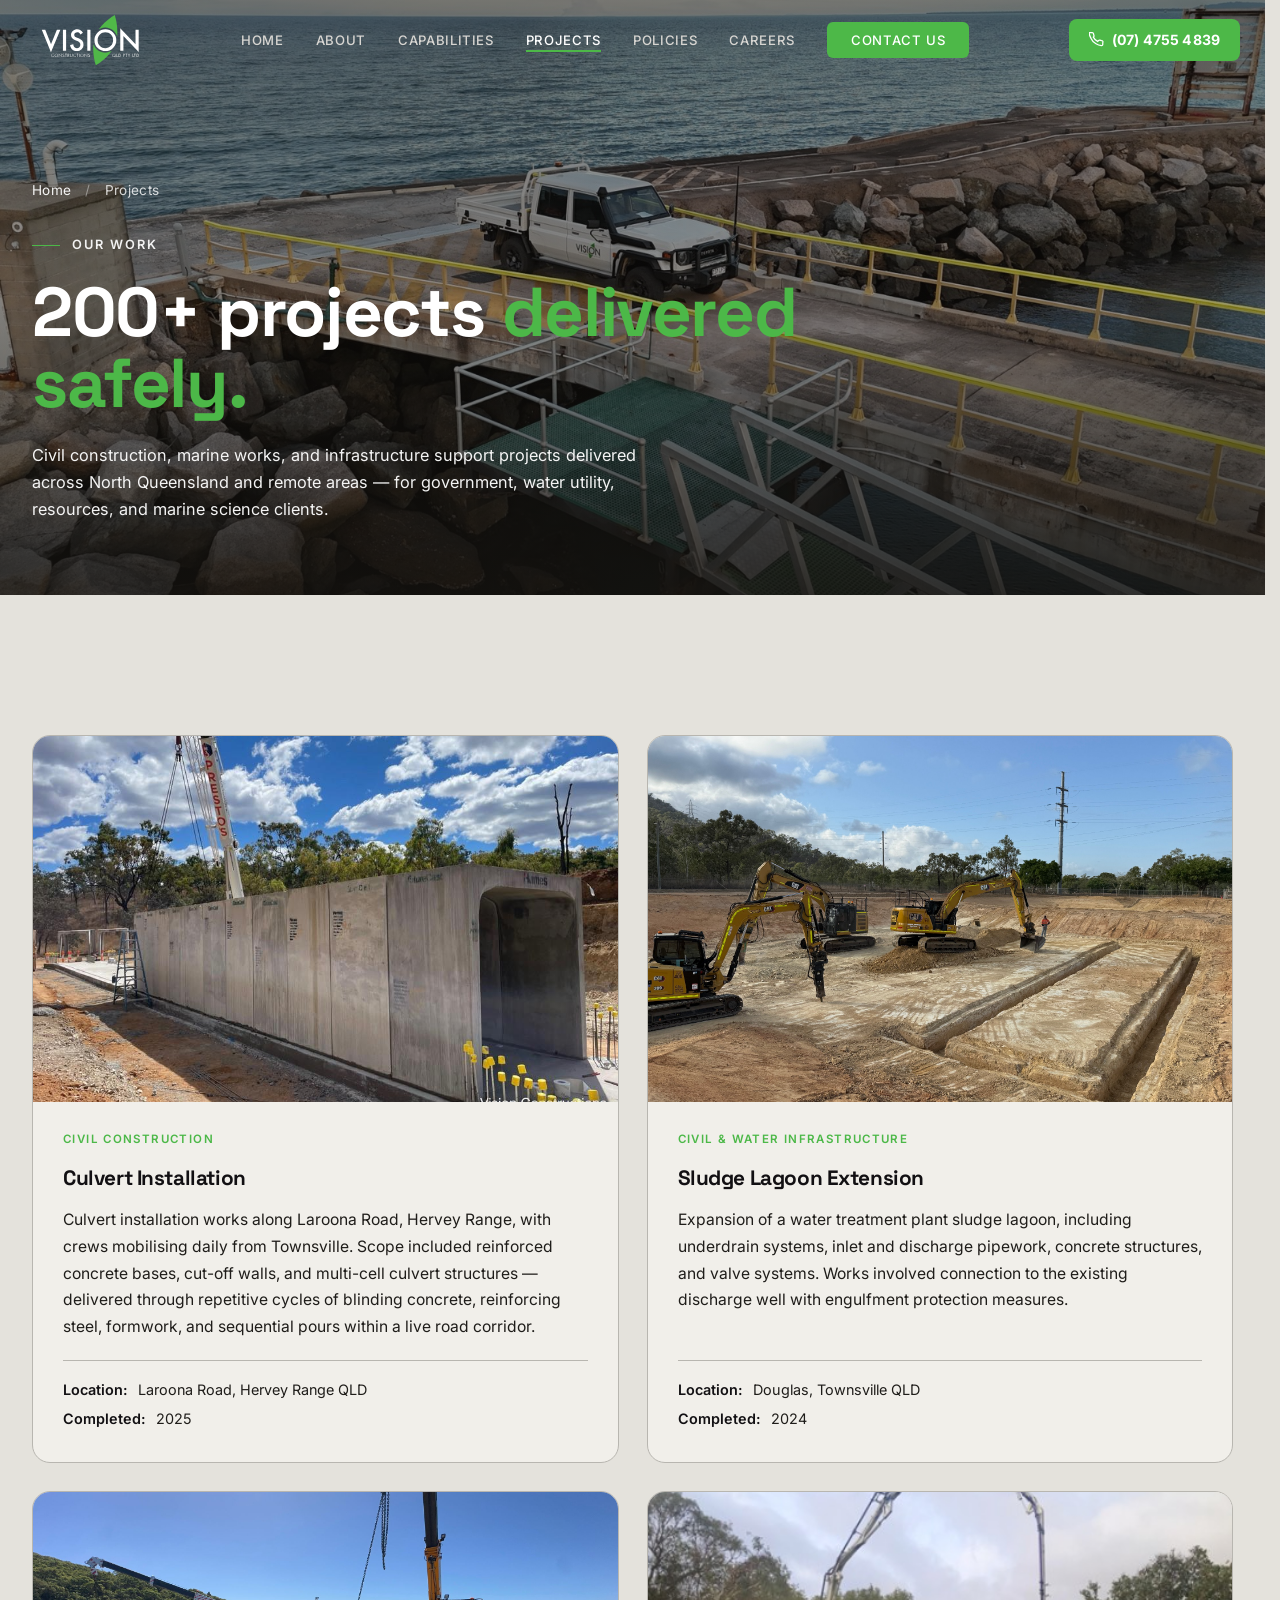
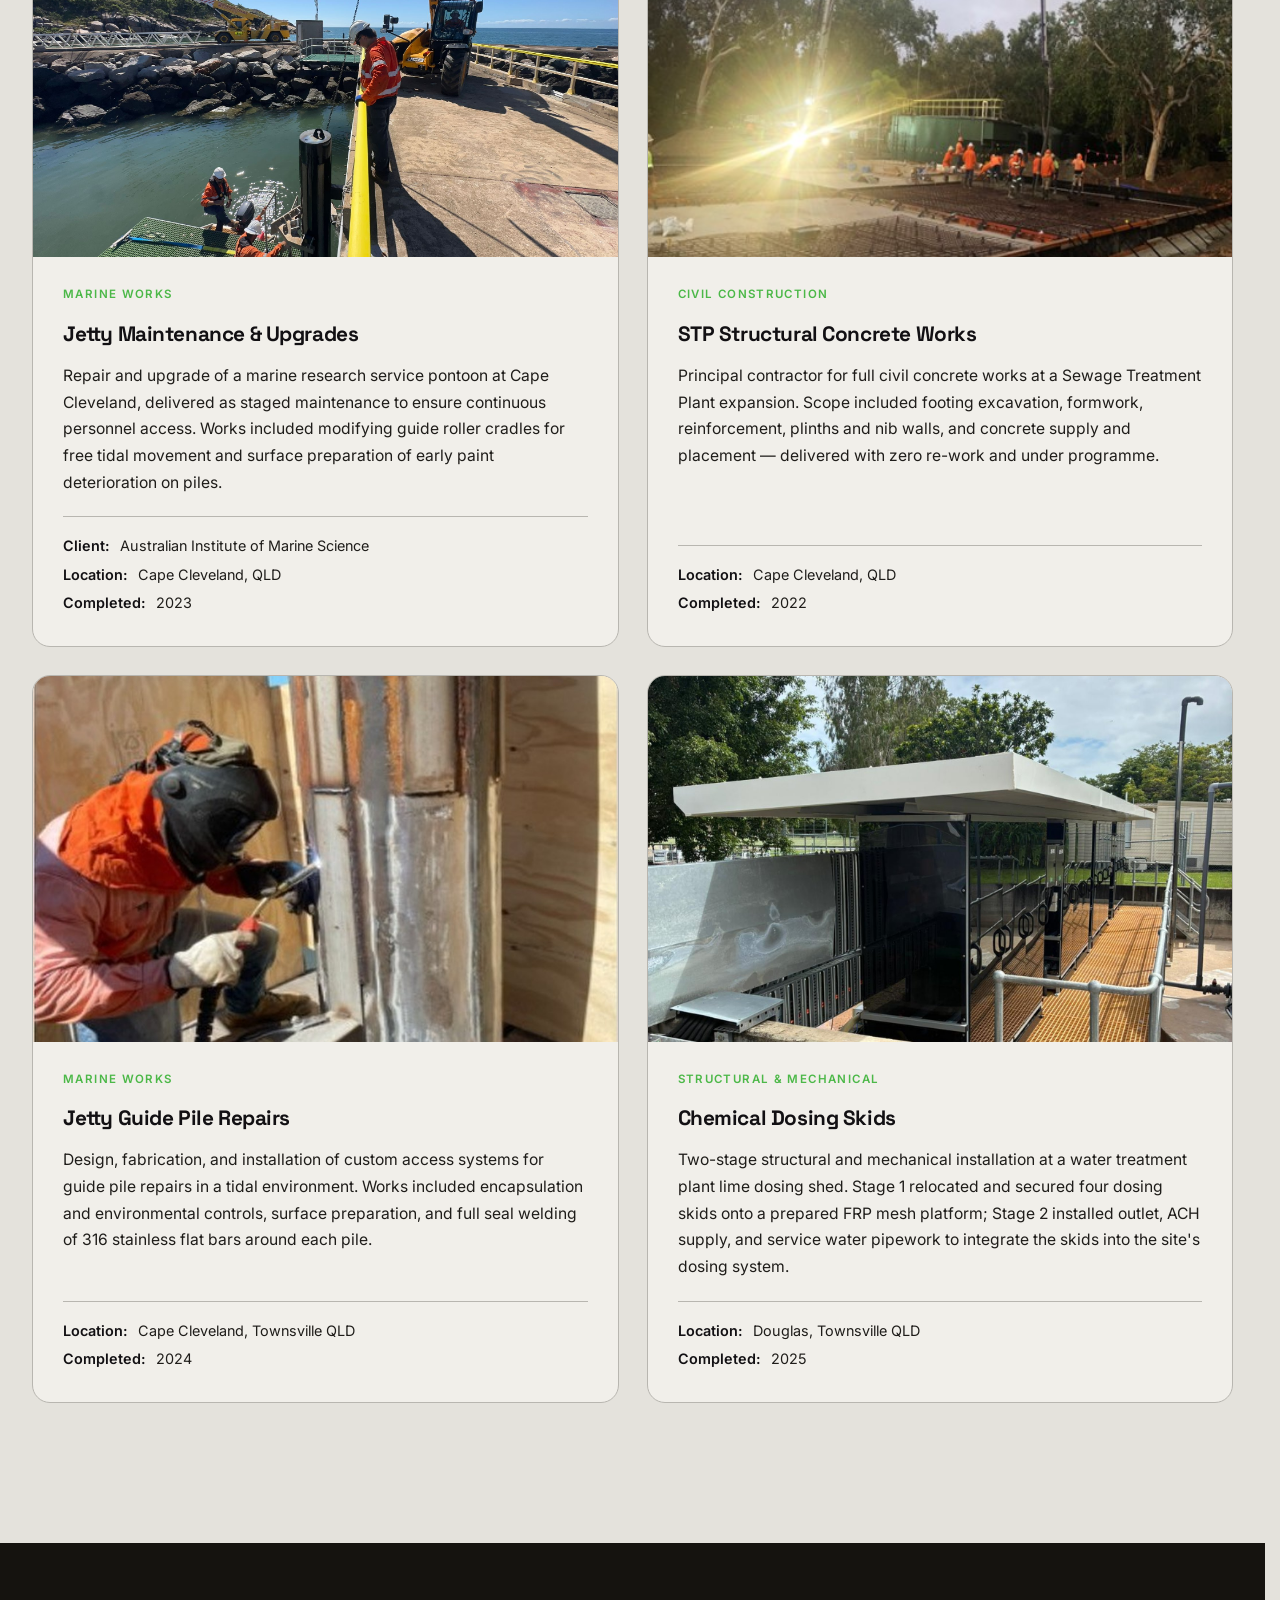
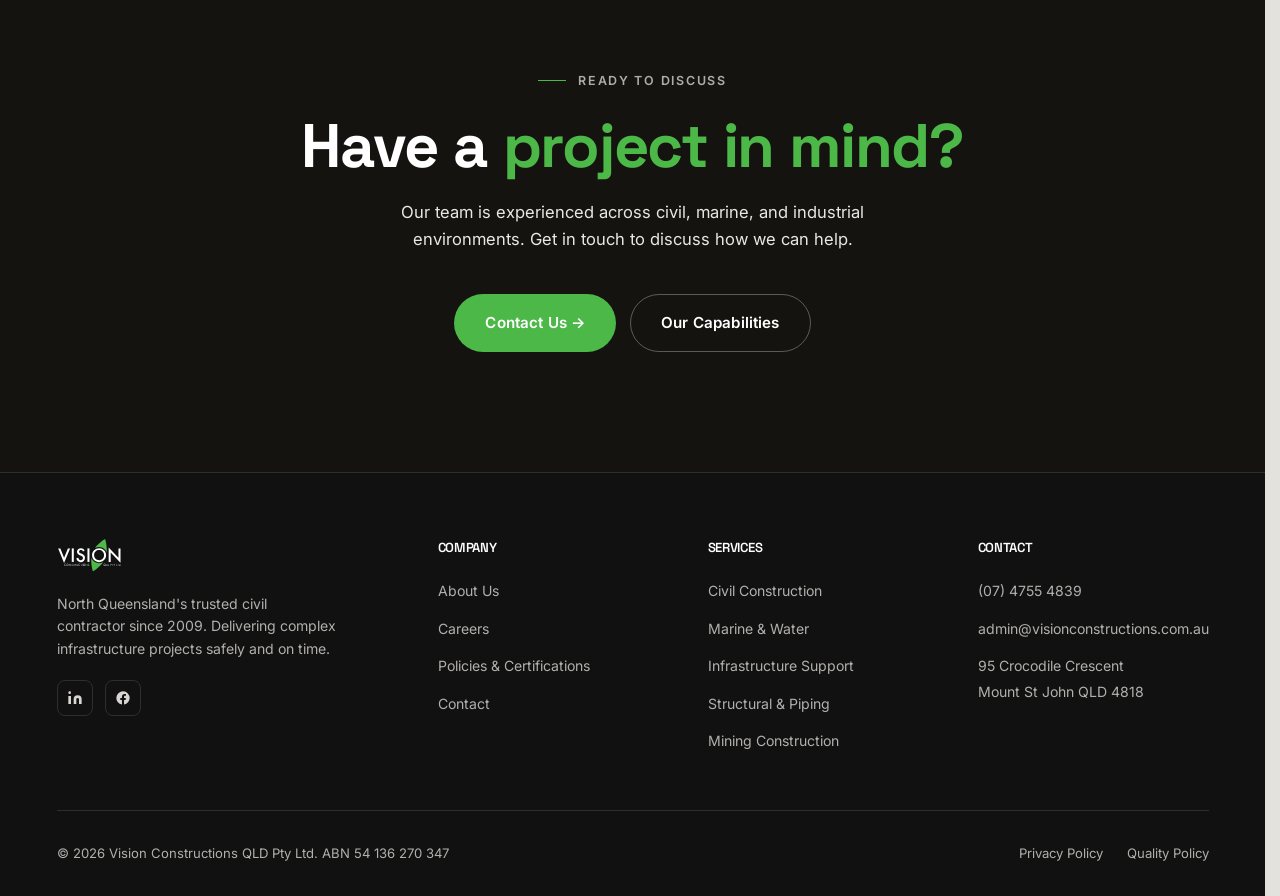
<file: projects.html>
<!DOCTYPE html>
<html lang="en">
<head>
  <meta charset="UTF-8">
  <meta name="viewport" content="width=device-width, initial-scale=1.0">
  <title>Projects — Vision Constructions QLD Pty Ltd</title>
  <meta name="description" content="Explore Vision Constructions' project portfolio — civil construction, marine works, and infrastructure projects across North Queensland.">
  <link rel="preconnect" href="https://fonts.googleapis.com">
  <link href="https://fonts.googleapis.com/css2?family=Inter:wght@400;500;600;700;800;900&family=Space+Grotesk:wght@500;600;700&display=swap" rel="stylesheet">
  <link rel="stylesheet" href="styles.css?v=20261028b">
</head>
<body class="v2">

<!-- ── NAVIGATION ─────────────────────────────── -->
<nav class="nav">
  <div class="nav-inner">
    <a href="index.html" class="nav-logo">
      <img src="images/logo.svg" alt="Vision Constructions" class="nav-logo-light" width="140" height="42">
      <img src="images/logo-dark.svg" alt="Vision Constructions" class="nav-logo-dark" width="140" height="42">
    </a>
    <ul class="nav-links">
      <li><a href="index.html">Home</a></li>
      <li><a href="about.html">About</a></li>
      <li><a href="capabilities.html">Capabilities</a></li>
      <li><a href="projects.html" class="active">Projects</a></li>
      <li><a href="policies.html">Policies</a></li>
      <li><a href="careers.html">Careers</a></li>
      <li><a href="contact.html" class="nav-cta">Contact Us</a></li>
    </ul>
    <a href="tel:0747554839" class="nav-phone">
      <svg viewBox="0 0 24 24" fill="none" stroke="currentColor" stroke-width="2"><path d="M22 16.92v3a2 2 0 01-2.18 2 19.79 19.79 0 01-8.63-3.07A19.5 19.5 0 013.07 9.81 19.79 19.79 0 01.21 1.17 2 2 0 012.18 1h3a2 2 0 012 1.72c.127.96.361 1.903.7 2.81a2 2 0 01-.45 2.11L6.91 8.16a16 16 0 006.91 6.91l1.52-1.52a2 2 0 012.11-.45c.907.339 1.85.573 2.81.7A2 2 0 0122 16.92z"/></svg>
      <span>(07) 4755 4839</span>
    </a>
    <button class="nav-toggle" aria-label="Menu">
      <span></span><span></span><span></span>
    </button>
  </div>
</nav>

<!-- ── SUBPAGE HERO ───────────────────────────── -->
<section class="v2-subhero">
  <div class="v2-subhero-media">
    <img src="images/drone-jetty.jpg" alt="Vision Constructions on a North Queensland marine project">
  </div>
  <div class="v2-subhero-scrim"></div>
  <div class="v2-container">
    <p class="v2-subhero-breadcrumb"><a href="index.html">Home</a> <span>/</span> Projects</p>
    <span class="v2-subhero-eyebrow">Our Work</span>
    <h1 class="v2-subhero-title">200+ projects <em>delivered safely.</em></h1>
    <p class="v2-subhero-lede">Civil construction, marine works, and infrastructure support projects delivered across North Queensland and remote areas — for government, water utility, resources, and marine science clients.</p>
  </div>
</section>

<!-- ── PROJECTS GRID ──────────────────────────── -->
<section class="v2-section">
  <div class="v2-container">
    <div class="v2-detail-list">

      <div class="v2-detail-card reveal">
        <div class="v2-detail-media">
          <img src="images/culvert-laroona.jpg" alt="Laroona Road Culvert Installation — Vision Constructions">
        </div>
        <div class="v2-detail-body">
          <span class="v2-project-tag">Civil Construction</span>
          <h3>Culvert Installation</h3>
          <p>Culvert installation works along Laroona Road, Hervey Range, with crews mobilising daily from Townsville. Scope included reinforced concrete bases, cut-off walls, and multi-cell culvert structures — delivered through repetitive cycles of blinding concrete, reinforcing steel, formwork, and sequential pours within a live road corridor.</p>
          <div class="v2-detail-meta">
            <span><strong>Location:</strong> Laroona Road, Hervey Range QLD</span>
            <span><strong>Completed:</strong> 2025</span>
          </div>
        </div>
      </div>

      <div class="v2-detail-card reveal">
        <div class="v2-detail-media">
          <img src="images/sludge-lagoon-excavation.jpg" alt="Sludge Lagoon Extension — excavators shaping lagoon cells">
        </div>
        <div class="v2-detail-body">
          <span class="v2-project-tag">Civil &amp; Water Infrastructure</span>
          <h3>Sludge Lagoon Extension</h3>
          <p>Expansion of a water treatment plant sludge lagoon, including underdrain systems, inlet and discharge pipework, concrete structures, and valve systems. Works involved connection to the existing discharge well with engulfment protection measures.</p>
          <div class="v2-detail-meta">
            <span><strong>Location:</strong> Douglas, Townsville QLD</span>
            <span><strong>Completed:</strong> 2024</span>
          </div>
        </div>
      </div>

      <div class="v2-detail-card reveal">
        <div class="v2-detail-media">
          <img src="images/jetty-guide-piles-crew.jpg" alt="Jetty Maintenance and Upgrades — Vision crew on the jetty">
        </div>
        <div class="v2-detail-body">
          <span class="v2-project-tag">Marine Works</span>
          <h3>Jetty Maintenance &amp; Upgrades</h3>
          <p>Repair and upgrade of a marine research service pontoon at Cape Cleveland, delivered as staged maintenance to ensure continuous personnel access. Works included modifying guide roller cradles for free tidal movement and surface preparation of early paint deterioration on piles.</p>
          <div class="v2-detail-meta">
            <span><strong>Client:</strong> Australian Institute of Marine Science</span>
            <span><strong>Location:</strong> Cape Cleveland, QLD</span>
            <span><strong>Completed:</strong> 2023</span>
          </div>
        </div>
      </div>

      <div class="v2-detail-card reveal">
        <div class="v2-detail-media">
          <img src="images/stp-concrete-pour.jpg" alt="STP Structural Concrete Works — crew pouring concrete at sunrise">
        </div>
        <div class="v2-detail-body">
          <span class="v2-project-tag">Civil Construction</span>
          <h3>STP Structural Concrete Works</h3>
          <p>Principal contractor for full civil concrete works at a Sewage Treatment Plant expansion. Scope included footing excavation, formwork, reinforcement, plinths and nib walls, and concrete supply and placement — delivered with zero re-work and under programme.</p>
          <div class="v2-detail-meta">
            <span><strong>Location:</strong> Cape Cleveland, QLD</span>
            <span><strong>Completed:</strong> 2022</span>
          </div>
        </div>
      </div>

      <div class="v2-detail-card reveal">
        <div class="v2-detail-media">
          <img src="images/jetty-guide-pile-welding.jpg" alt="Jetty Guide Pile Repairs — seal welding stainless flat bar around a pile">
        </div>
        <div class="v2-detail-body">
          <span class="v2-project-tag">Marine Works</span>
          <h3>Jetty Guide Pile Repairs</h3>
          <p>Design, fabrication, and installation of custom access systems for guide pile repairs in a tidal environment. Works included encapsulation and environmental controls, surface preparation, and full seal welding of 316 stainless flat bars around each pile.</p>
          <div class="v2-detail-meta">
            <span><strong>Location:</strong> Cape Cleveland, Townsville QLD</span>
            <span><strong>Completed:</strong> 2024</span>
          </div>
        </div>
      </div>

      <div class="v2-detail-card reveal">
        <div class="v2-detail-media">
          <img src="images/chemical-dosing-skids.jpg" alt="Chemical Dosing Skids — dosing equipment on FRP grating platform with new canopy and safety handrails">
        </div>
        <div class="v2-detail-body">
          <span class="v2-project-tag">Structural &amp; Mechanical</span>
          <h3>Chemical Dosing Skids</h3>
          <p>Two-stage structural and mechanical installation at a water treatment plant lime dosing shed. Stage 1 relocated and secured four dosing skids onto a prepared FRP mesh platform; Stage 2 installed outlet, ACH supply, and service water pipework to integrate the skids into the site's dosing system.</p>
          <div class="v2-detail-meta">
            <span><strong>Location:</strong> Douglas, Townsville QLD</span>
            <span><strong>Completed:</strong> 2025</span>
          </div>
        </div>
      </div>

    </div>
  </div>
</section>

<!-- ── CTA BAND ───────────────────────────────── -->
<section class="v2-cta-band">
  <div class="v2-container">
    <div class="v2-cta-inner reveal">
      <span class="v2-kicker v2-kicker-light">Ready to Discuss</span>
      <h2 class="v2-h2">Have a <em>project in mind?</em></h2>
      <p>Our team is experienced across civil, marine, and industrial environments. Get in touch to discuss how we can help.</p>
      <div style="display:flex;gap:14px;justify-content:center;flex-wrap:wrap;">
        <a href="contact.html" class="btn-pill btn-pill-green">Contact Us →</a>
        <a href="capabilities.html" class="btn-pill btn-pill-ghost-light">Our Capabilities</a>
      </div>
    </div>
  </div>
</section>

<!-- ── FOOTER ──────────────────────────────────── -->
<footer class="footer">
  <div class="container">
    <div class="footer-grid">
      <div class="footer-brand">
        <img src="images/logo.svg" alt="Vision Constructions">
        <p>North Queensland's trusted civil contractor since 2009. Delivering complex infrastructure projects safely and on time.</p>
        <div class="footer-social">
          <a href="https://www.linkedin.com/company/vision-constructions-qld-pty-ltd/" target="_blank" rel="noopener" aria-label="LinkedIn">
            <svg viewBox="0 0 24 24" fill="currentColor"><path d="M16 8a6 6 0 016 6v7h-4v-7a2 2 0 00-2-2 2 2 0 00-2 2v7h-4v-7a6 6 0 016-6zM2 9h4v12H2z"/><circle cx="4" cy="4" r="2"/></svg>
          </a>
          <a href="https://www.facebook.com/p/Vision-Constructions-Queensland-Pty-Ltd-100090732505357/" target="_blank" rel="noopener" aria-label="Facebook">
            <svg viewBox="0 0 24 24" fill="currentColor"><path d="M22 12a10 10 0 10-11.56 9.88v-6.99H7.9V12h2.54V9.8c0-2.51 1.49-3.89 3.77-3.89 1.09 0 2.24.19 2.24.19v2.46h-1.26c-1.24 0-1.63.77-1.63 1.56V12h2.77l-.44 2.89h-2.33v6.99A10 10 0 0022 12z"/></svg>
          </a>
        </div>
      </div>
      <div class="footer-col">
        <h5>Company</h5>
        <ul>
          <li><a href="about.html">About Us</a></li>
          <li><a href="careers.html">Careers</a></li>
          <li><a href="policies.html">Policies &amp; Certifications</a></li>
          <li><a href="contact.html">Contact</a></li>
        </ul>
      </div>
      <div class="footer-col">
        <h5>Services</h5>
        <ul>
          <li><a href="capabilities.html#civil">Civil Construction</a></li>
          <li><a href="capabilities.html#marine">Marine &amp; Water</a></li>
          <li><a href="capabilities.html#support">Infrastructure Support</a></li>
          <li><a href="capabilities.html#smp">Structural &amp; Piping</a></li>
          <li><a href="capabilities.html#mining">Mining Construction</a></li>
        </ul>
      </div>
      <div class="footer-col">
        <h5>Contact</h5>
        <ul>
          <li><a href="tel:0747554839">(07) 4755 4839</a></li>
          <li><a href="mailto:admin@visionconstructions.com.au">admin@visionconstructions.com.au</a></li>
          <li><a href="contact.html">95 Crocodile Crescent<br>Mount St John QLD 4818</a></li>
        </ul>
      </div>
    </div>
    <div class="footer-bottom">
      <p>&copy; 2026 Vision Constructions QLD Pty Ltd. ABN 54 136 270 347</p>
      <div class="footer-bottom-links">
        <a href="policies.html">Privacy Policy</a>
        <a href="policies.html">Quality Policy</a>
      </div>
    </div>
  </div>
</footer>

<script src="main.js?v=20261028b"></script>
</body>
</html>
</file>
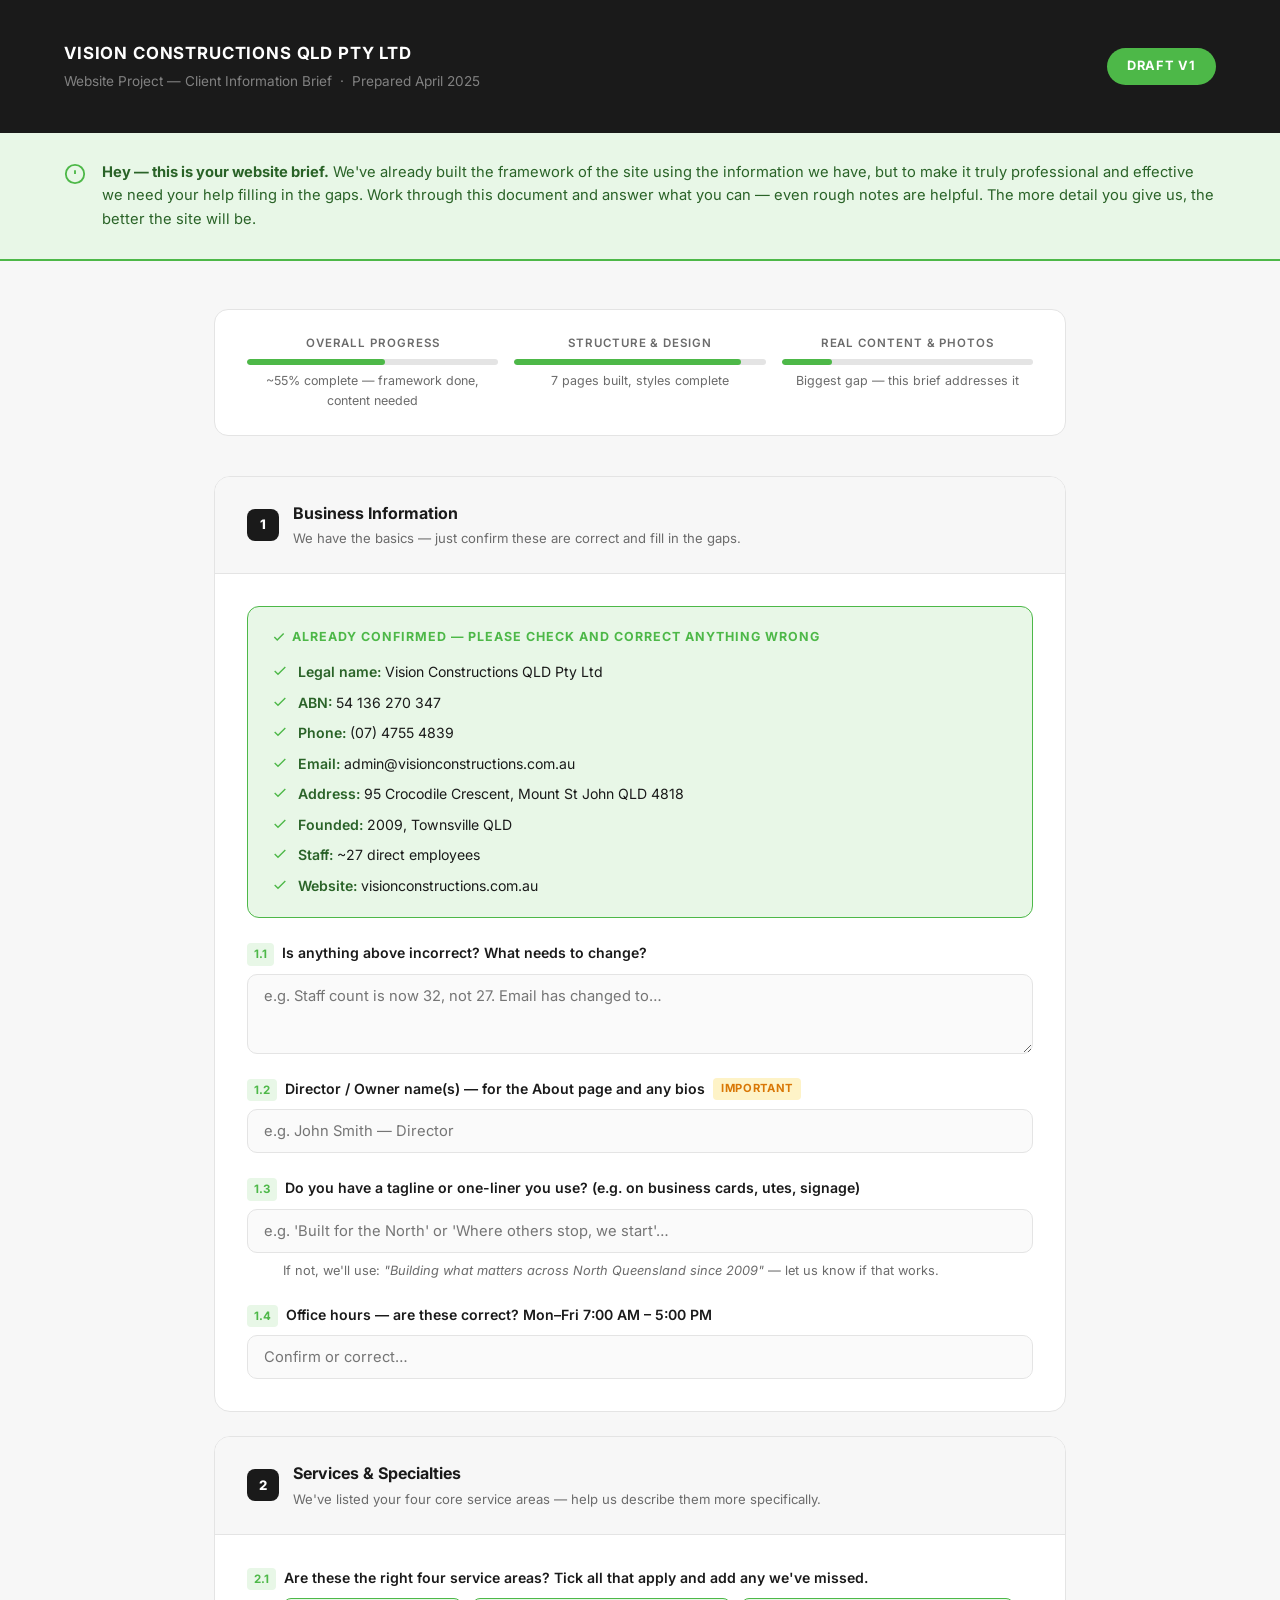
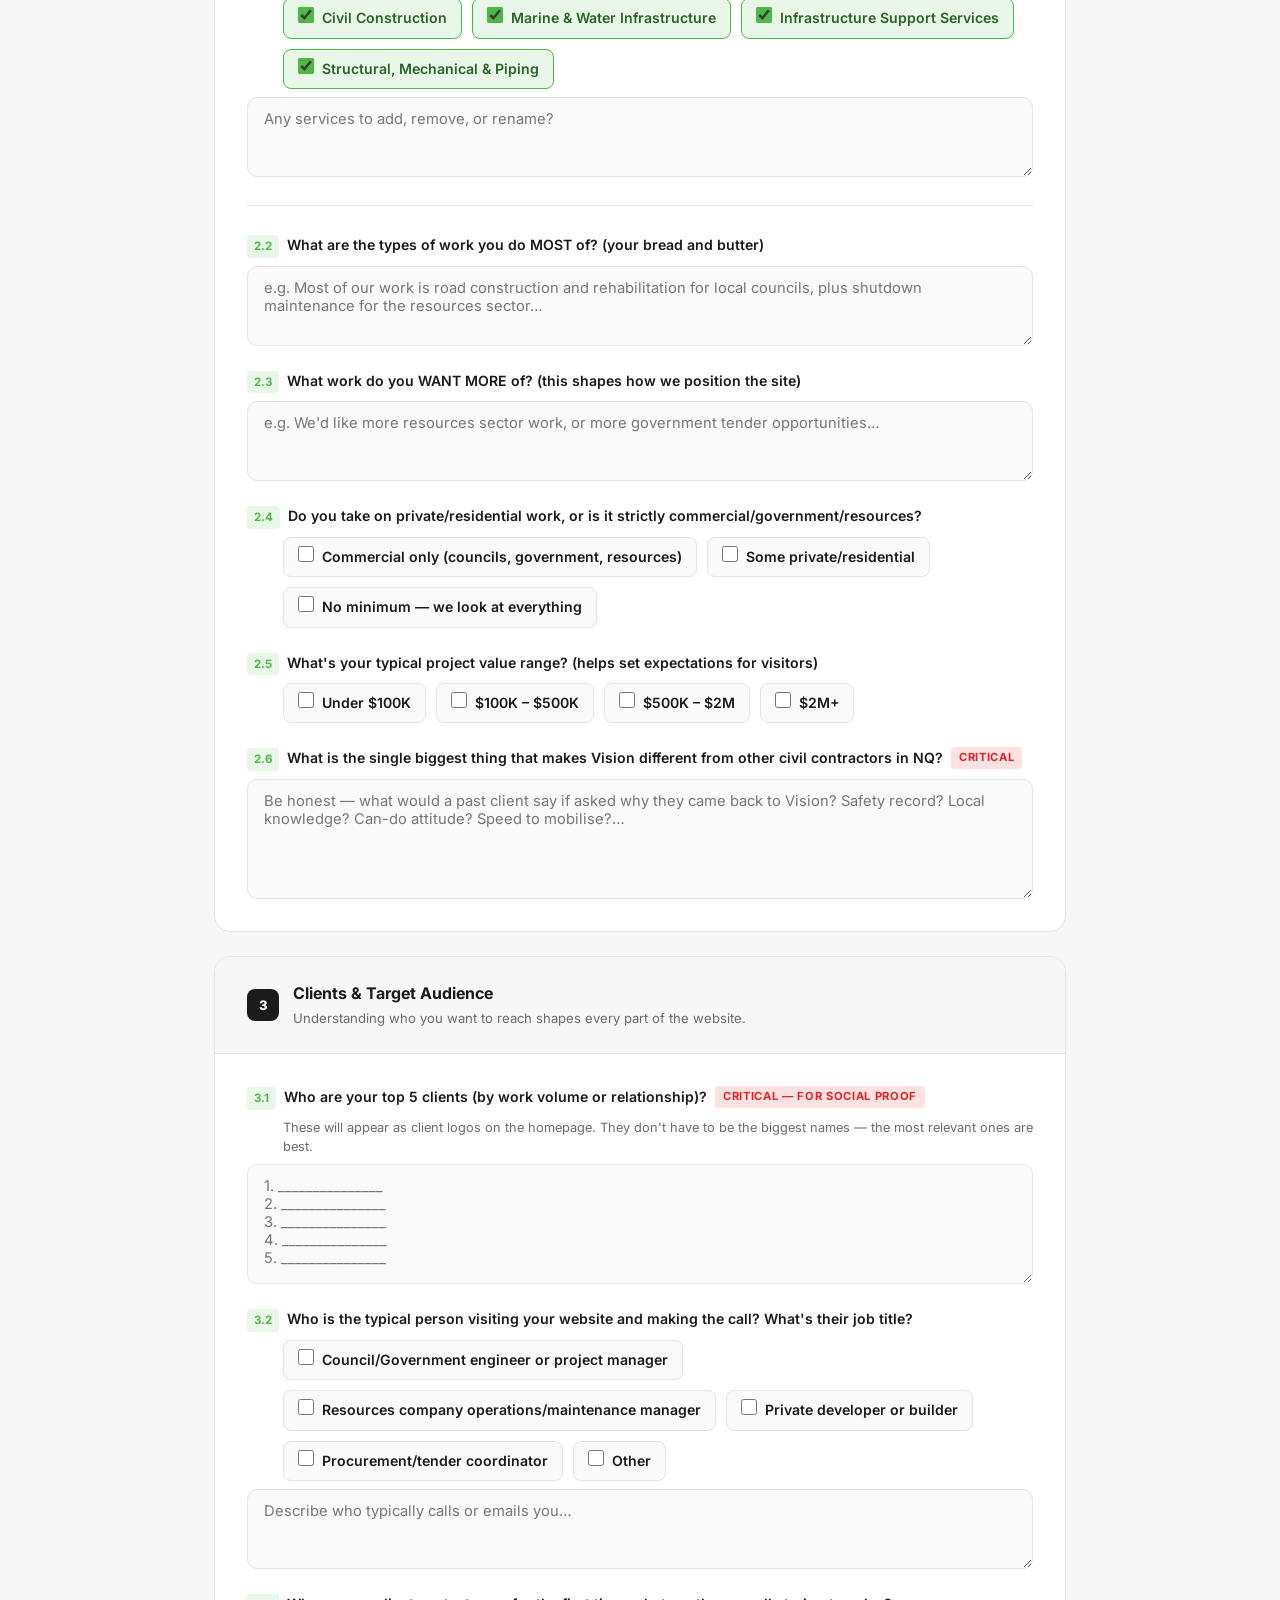
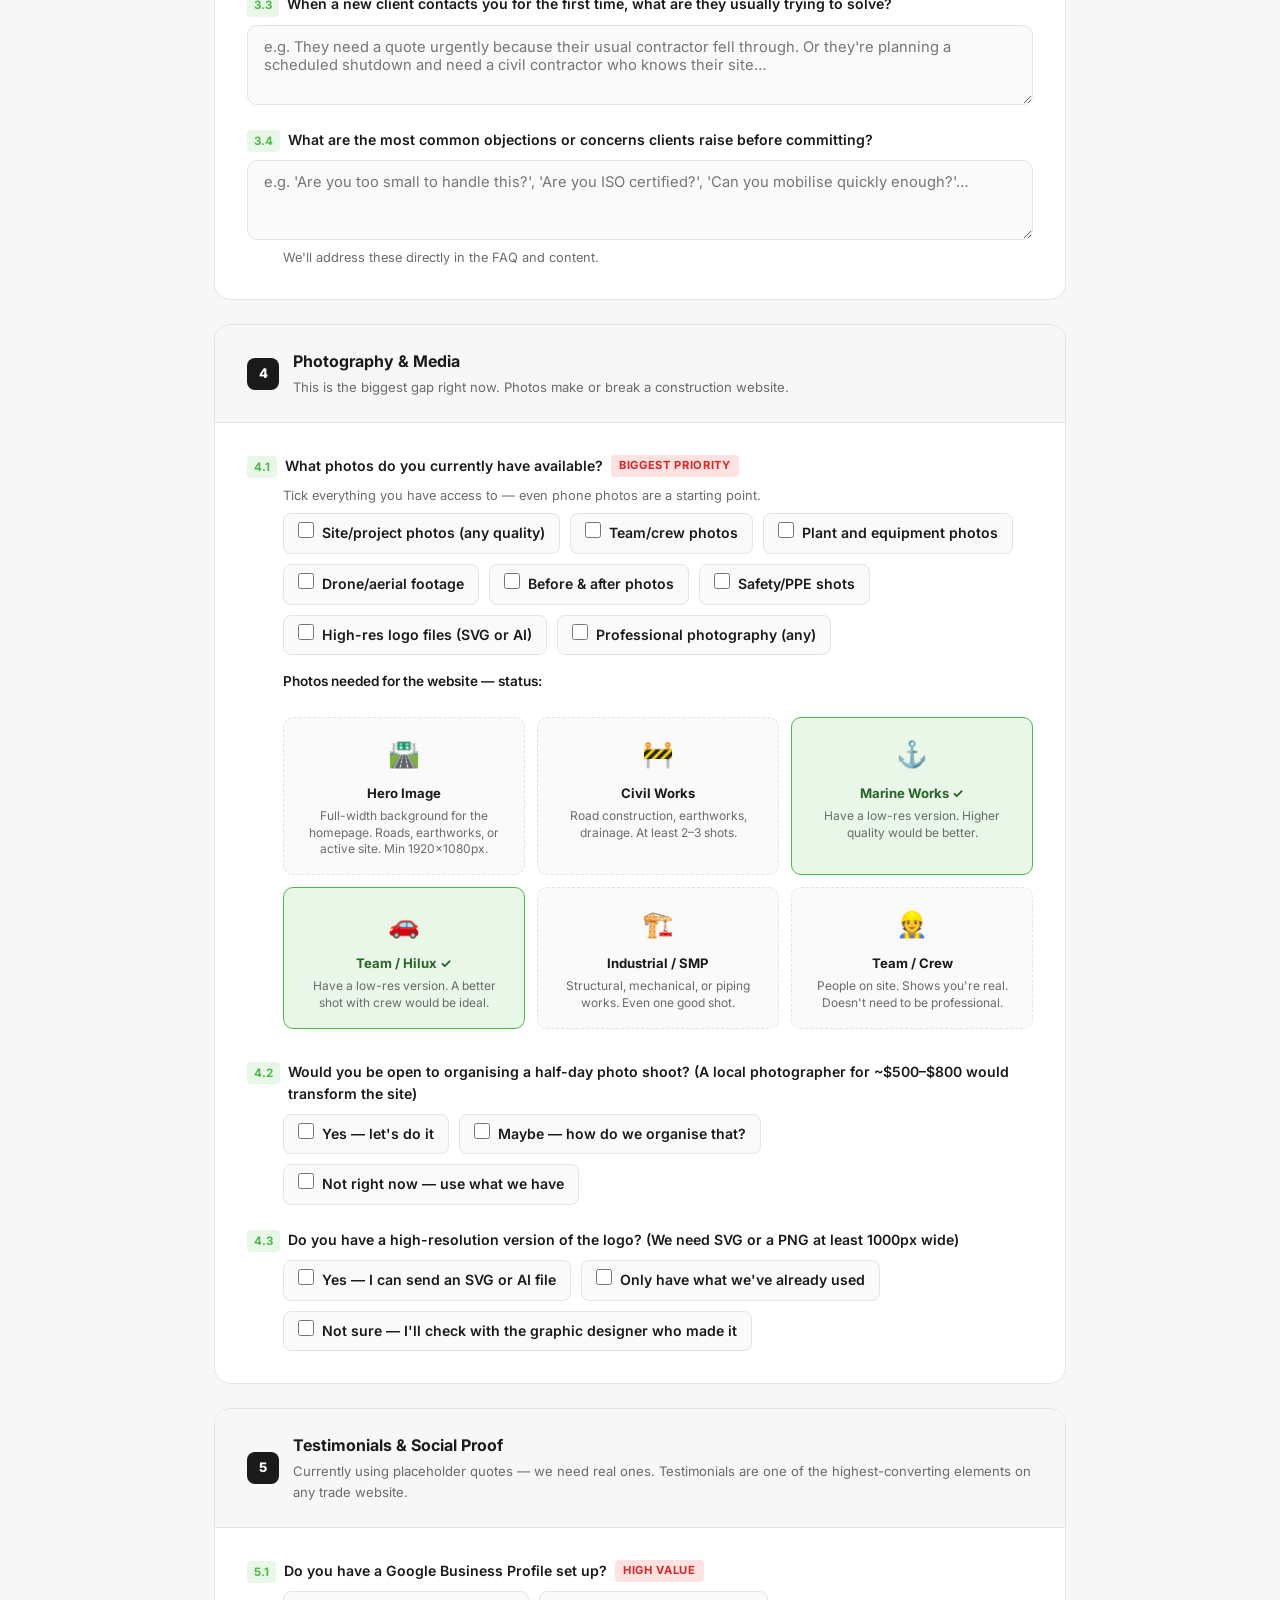
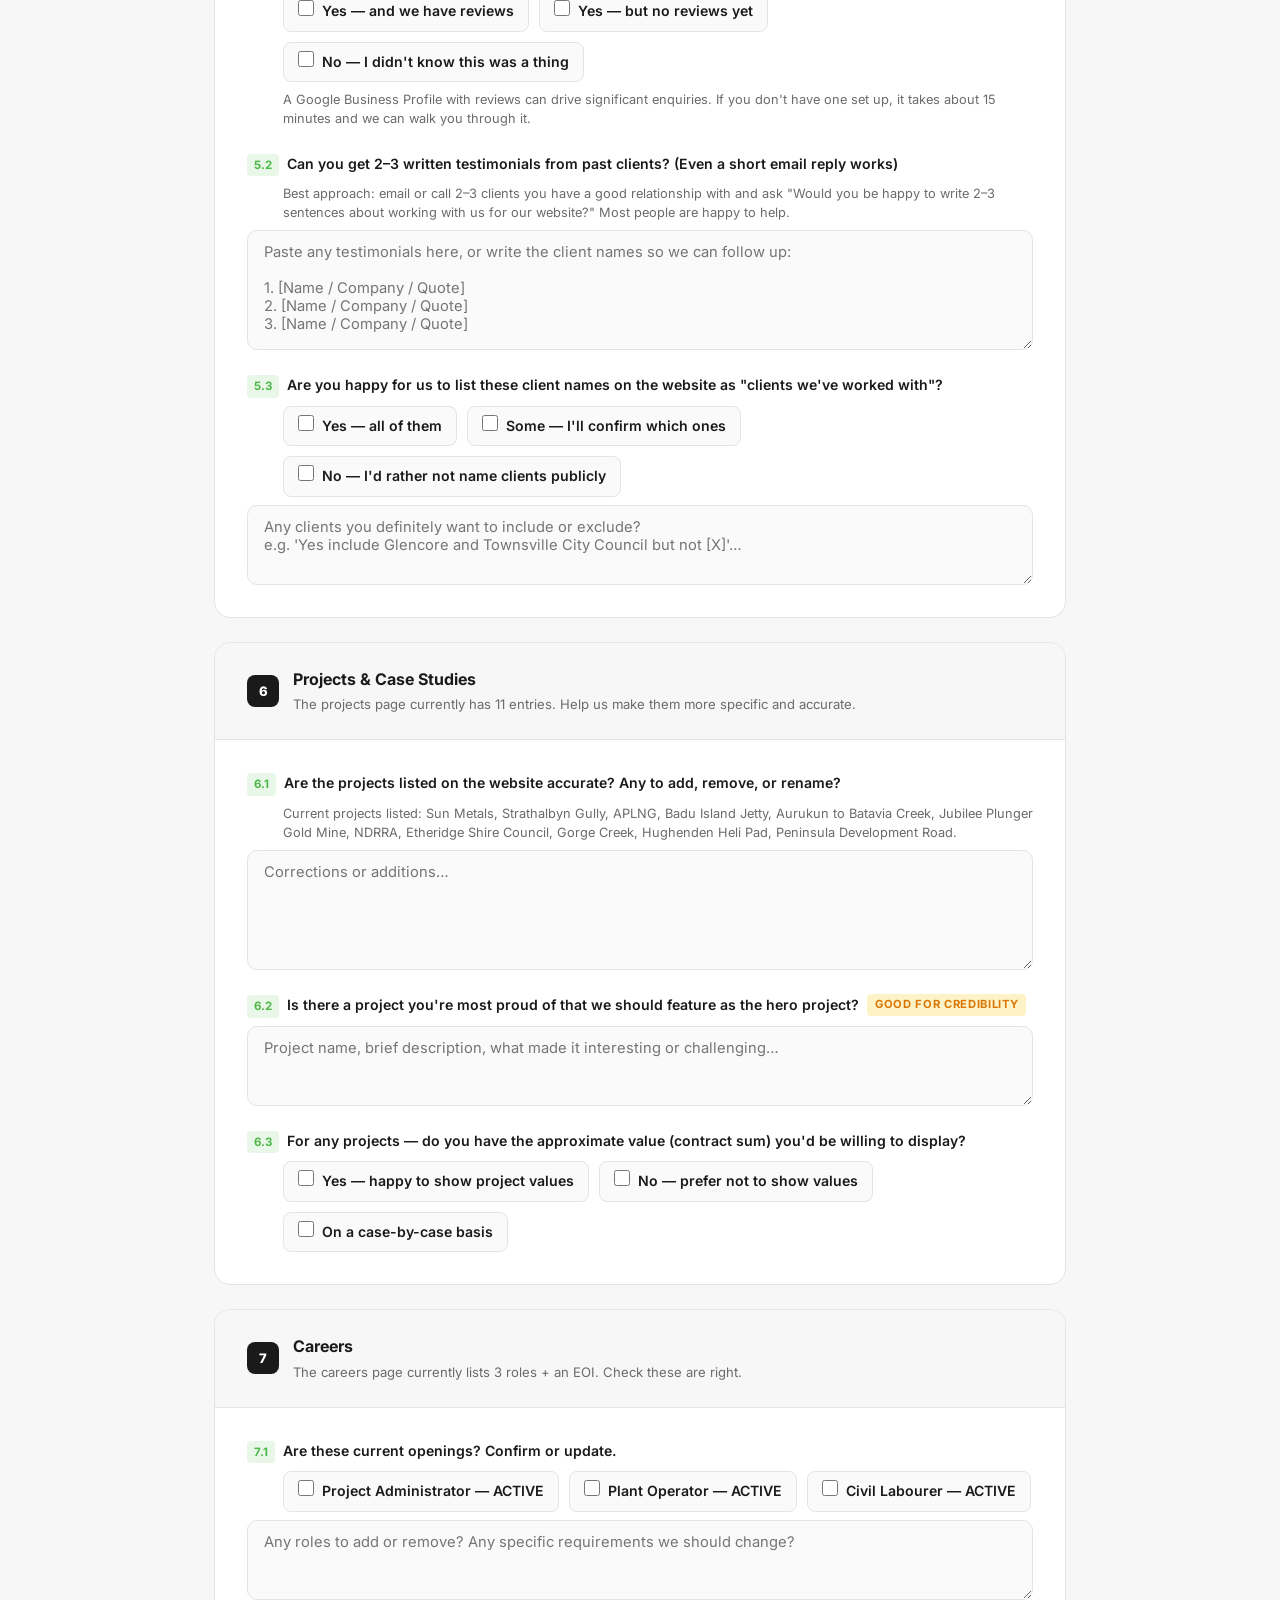
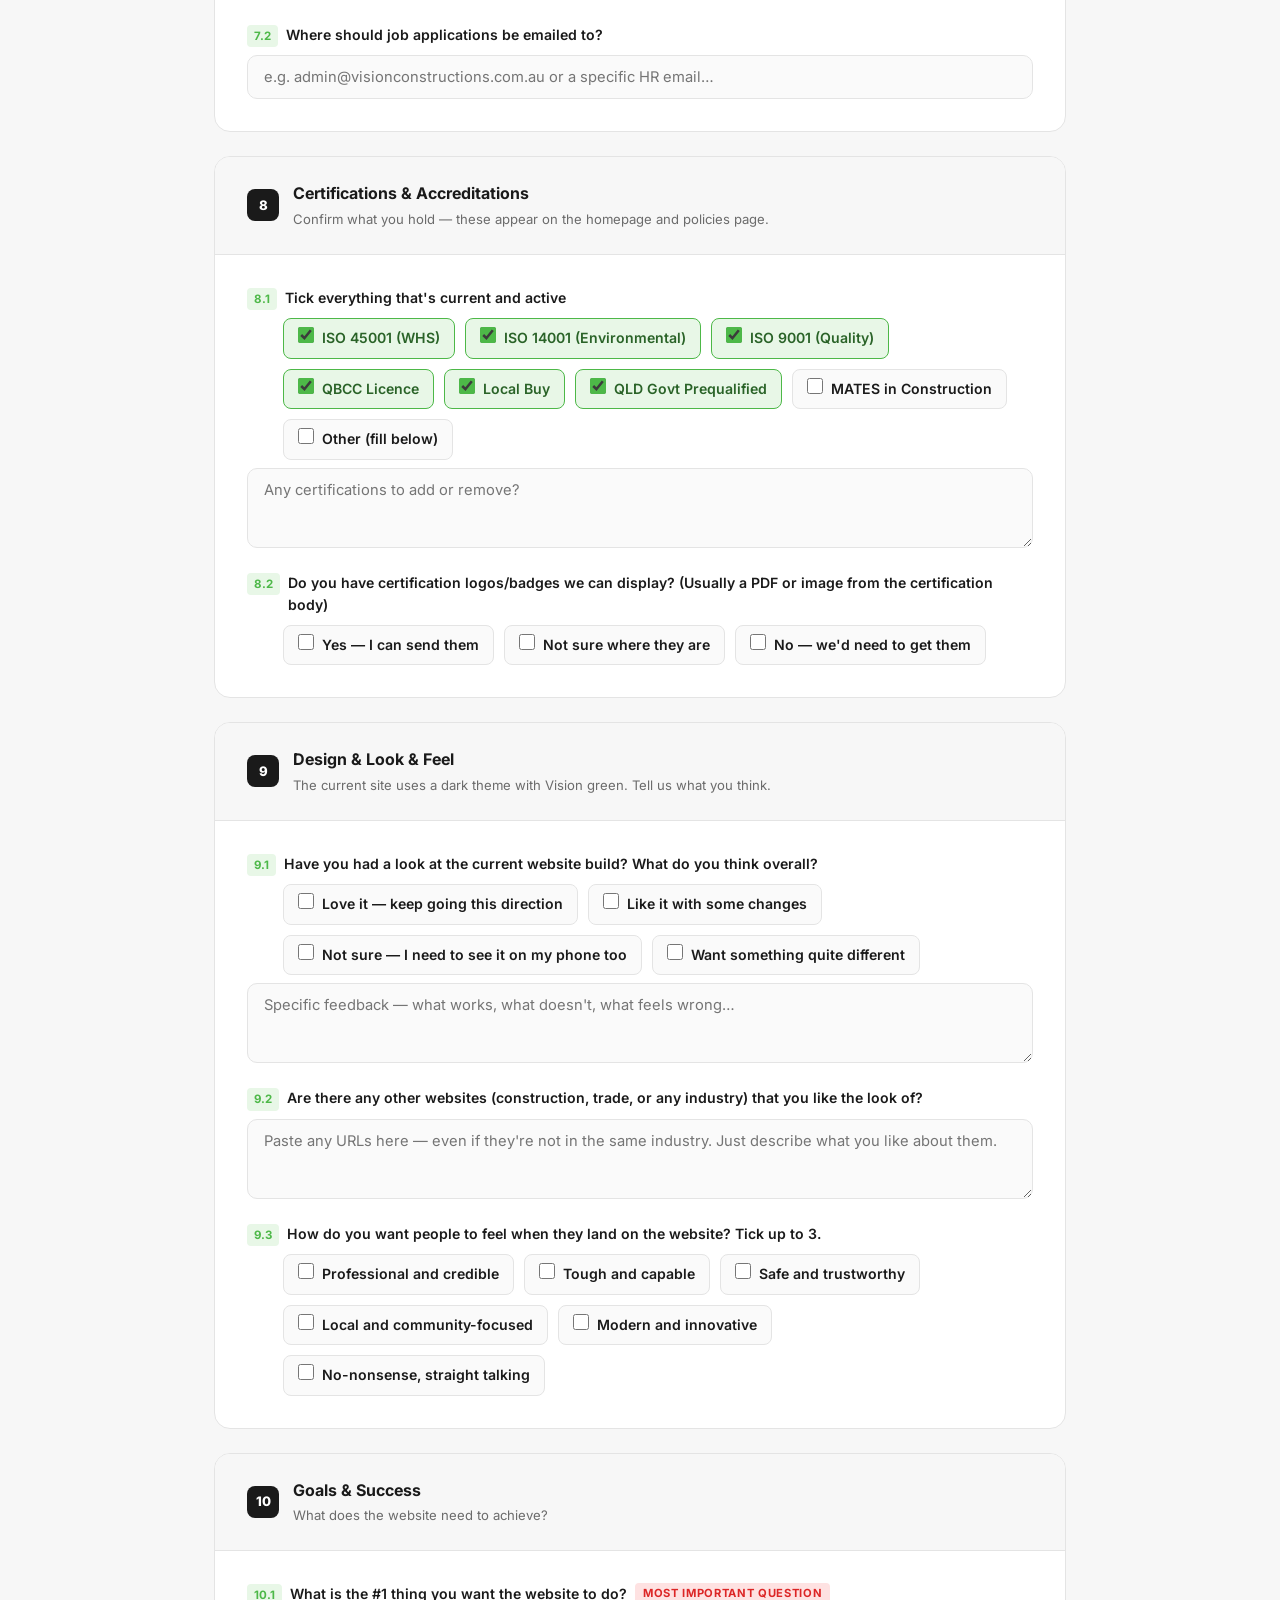
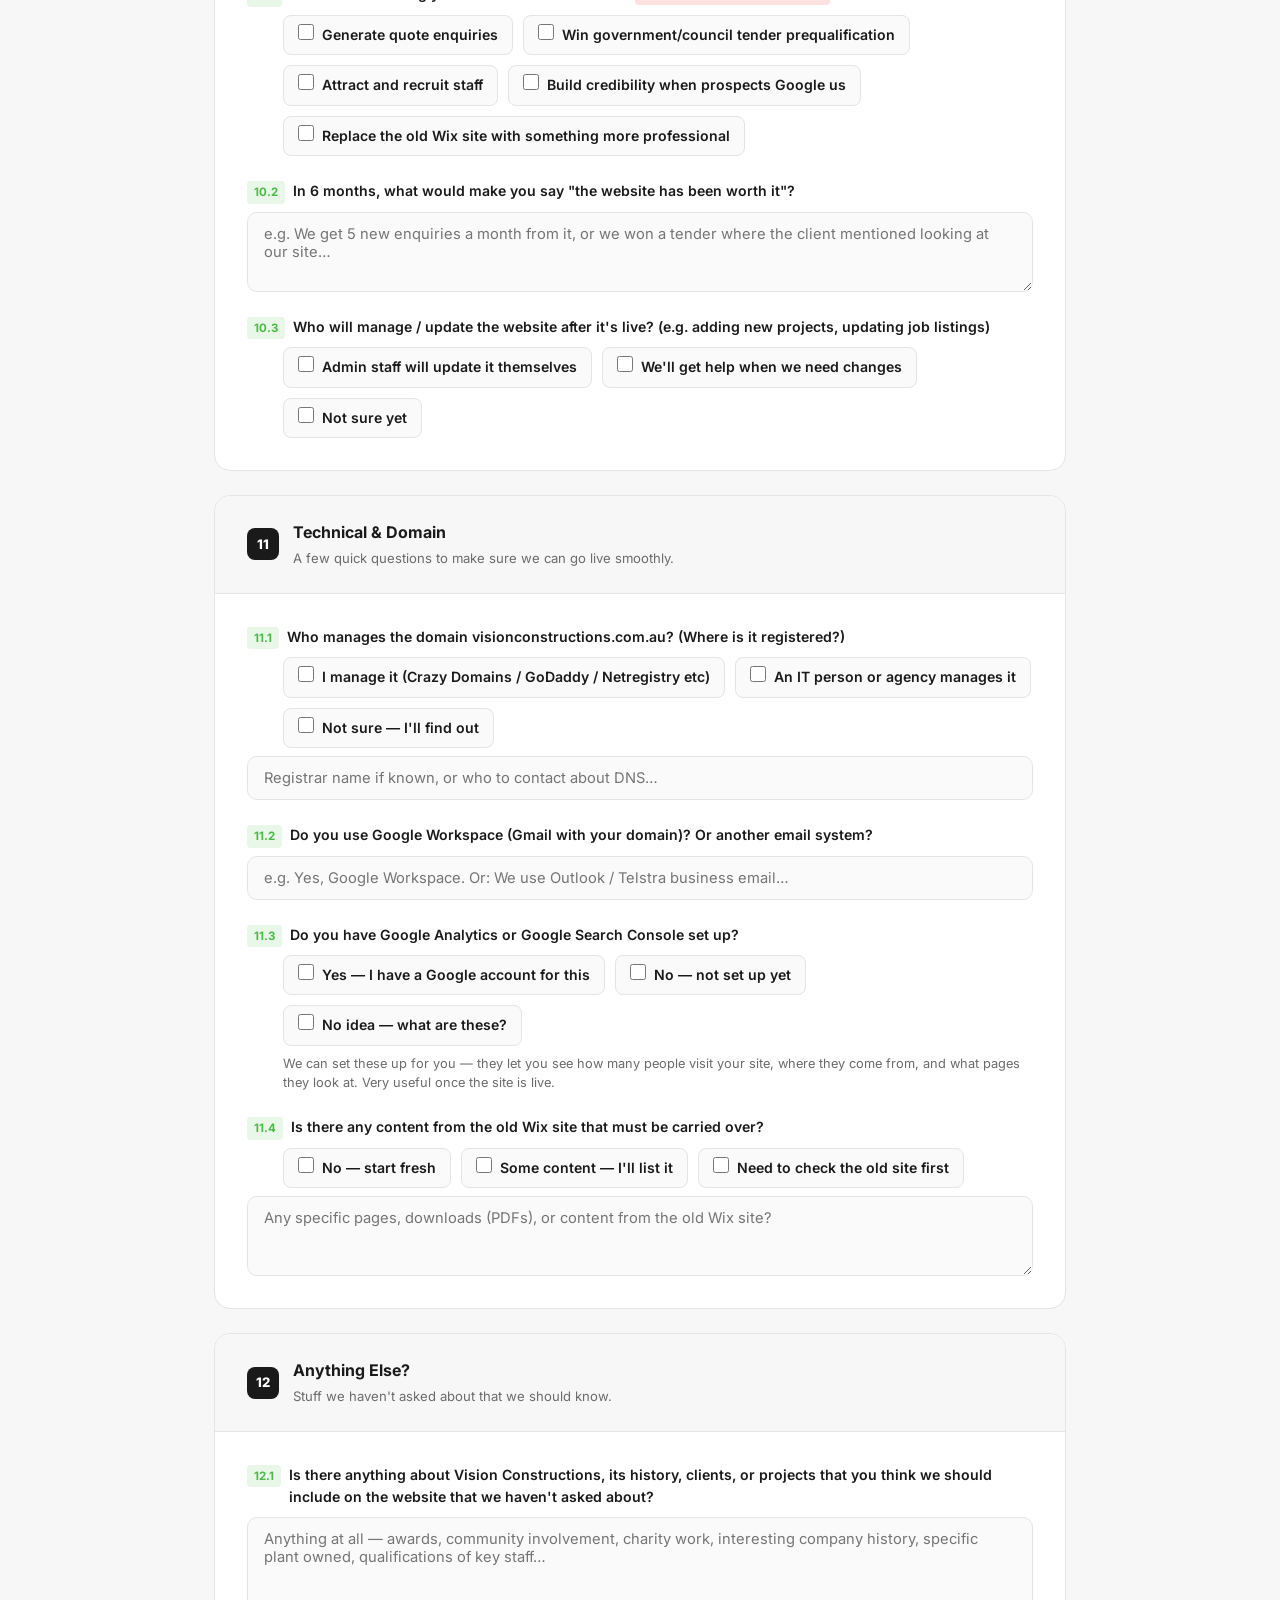
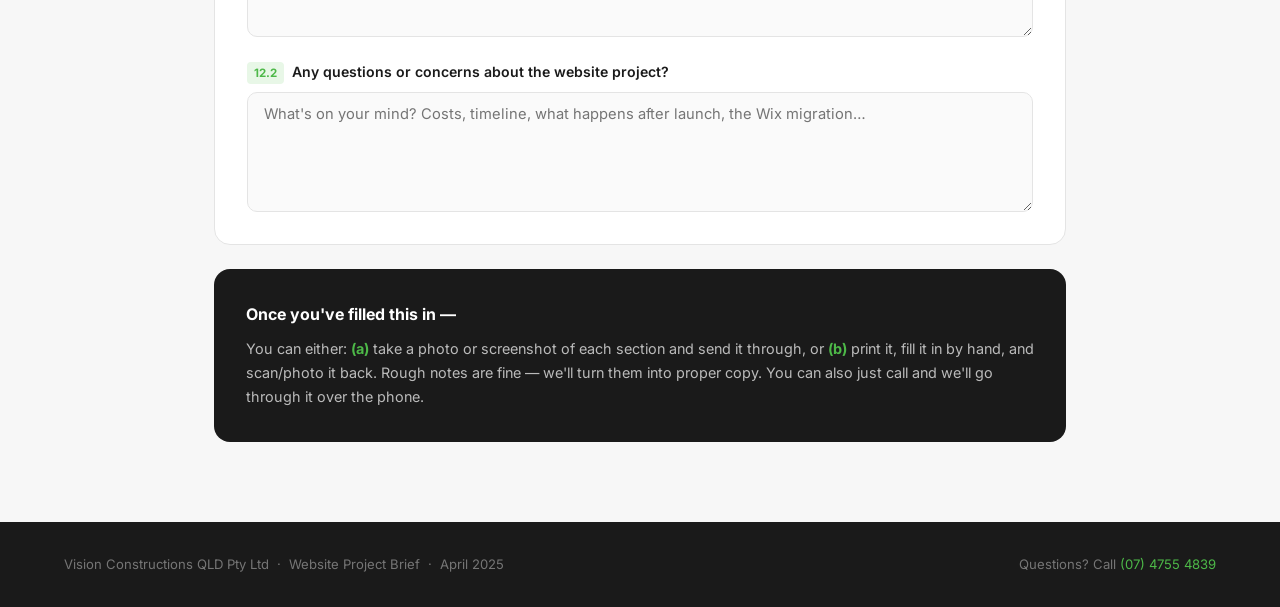
<file: _source/working-docs/client-brief.html>
<!DOCTYPE html>
<html lang="en">
<head>
  <meta charset="UTF-8">
  <meta name="viewport" content="width=device-width, initial-scale=1.0">
  <title>Vision Constructions — Website Brief</title>
  <link href="https://fonts.googleapis.com/css2?family=Inter:wght@400;500;600;700;800&display=swap" rel="stylesheet">
  <style>
    *, *::before, *::after { box-sizing: border-box; margin: 0; padding: 0; }

    :root {
      --green: #4DB848;
      --green-light: #E8F7E7;
      --dark: #1A1A1A;
      --grey: #6B6B6B;
      --border: #E4E4E4;
      --bg: #F7F7F7;
      --white: #FFFFFF;
    }

    body {
      font-family: 'Inter', -apple-system, sans-serif;
      background: var(--bg);
      color: var(--dark);
      -webkit-font-smoothing: antialiased;
      line-height: 1.6;
    }

    /* ── HEADER ─────────────────────────── */
    .doc-header {
      background: var(--dark);
      padding: 40px 64px;
      display: flex;
      align-items: center;
      justify-content: space-between;
    }
    .doc-header-left h1 {
      font-size: 1.05rem; font-weight: 700; color: #fff; letter-spacing: 0.05em;
      text-transform: uppercase; margin-bottom: 4px;
    }
    .doc-header-left p { font-size: 0.85rem; color: rgba(255,255,255,0.45); }
    .doc-badge {
      background: var(--green); color: #fff;
      padding: 8px 20px; border-radius: 100px;
      font-size: 0.8rem; font-weight: 700; letter-spacing: 0.06em; text-transform: uppercase;
    }

    /* ── INTRO BANNER ────────────────────── */
    .intro-banner {
      background: var(--green-light);
      border-bottom: 2px solid var(--green);
      padding: 28px 64px;
      display: flex; align-items: flex-start; gap: 16px;
    }
    .intro-banner svg { width: 22px; height: 22px; color: var(--green); flex-shrink: 0; margin-top: 2px; }
    .intro-banner p { font-size: 0.92rem; color: #2a6328; line-height: 1.6; }
    .intro-banner strong { font-weight: 700; }

    /* ── MAIN LAYOUT ─────────────────────── */
    .doc-body { max-width: 900px; margin: 0 auto; padding: 48px 24px 80px; }

    /* ── PROGRESS ────────────────────────── */
    .progress-strip {
      background: var(--white); border: 1px solid var(--border); border-radius: 14px;
      padding: 24px 32px; margin-bottom: 40px;
      display: grid; grid-template-columns: repeat(3, 1fr); gap: 16px;
    }
    .progress-item { text-align: center; }
    .progress-label { font-size: 0.72rem; font-weight: 600; text-transform: uppercase; letter-spacing: 0.08em; color: var(--grey); margin-bottom: 6px; }
    .progress-bar { height: 6px; background: #E4E4E4; border-radius: 100px; overflow: hidden; }
    .progress-fill { height: 100%; background: var(--green); border-radius: 100px; }
    .progress-note { font-size: 0.78rem; color: var(--grey); margin-top: 6px; }

    /* ── SECTION ─────────────────────────── */
    .section {
      background: var(--white); border: 1px solid var(--border); border-radius: 16px;
      margin-bottom: 24px; overflow: hidden;
    }
    .section-header {
      display: flex; align-items: center; gap: 14px;
      padding: 24px 32px; border-bottom: 1px solid var(--border);
      background: var(--bg);
    }
    .section-number {
      width: 32px; height: 32px; border-radius: 8px;
      background: var(--dark); color: #fff;
      display: flex; align-items: center; justify-content: center;
      font-size: 0.82rem; font-weight: 800; flex-shrink: 0;
    }
    .section-header h2 { font-size: 1rem; font-weight: 700; color: var(--dark); }
    .section-header p { font-size: 0.82rem; color: var(--grey); margin-top: 2px; }
    .section-body { padding: 32px; display: flex; flex-direction: column; gap: 24px; }

    /* ── QUESTION ────────────────────────── */
    .question { display: flex; flex-direction: column; gap: 8px; }
    .question label {
      font-size: 0.88rem; font-weight: 600; color: var(--dark);
      display: flex; align-items: flex-start; gap: 8px;
    }
    .question label .q-num {
      font-size: 0.72rem; color: var(--green); font-weight: 700;
      background: var(--green-light); padding: 2px 7px; border-radius: 4px;
      white-space: nowrap; margin-top: 1px;
    }
    .question .hint { font-size: 0.8rem; color: var(--grey); line-height: 1.5; padding-left: 36px; }
    .answer-field {
      width: 100%; padding: 12px 16px;
      border: 1.5px solid var(--border); border-radius: 10px;
      font-family: inherit; font-size: 0.92rem; color: var(--dark);
      background: #FAFAFA; resize: vertical; outline: none;
      transition: border-color 0.2s;
    }
    .answer-field:focus { border-color: var(--green); background: #fff; }
    .answer-field.short { min-height: unset; height: 44px; resize: none; }
    .answer-field.medium { min-height: 80px; }
    .answer-field.tall { min-height: 120px; }

    /* Checklist */
    .checklist { display: flex; flex-direction: column; gap: 10px; padding-left: 36px; }
    .checklist-row { display: flex; flex-wrap: wrap; gap: 10px; }
    .check-item {
      display: flex; align-items: center; gap: 8px;
      font-size: 0.88rem; color: var(--dark); cursor: pointer;
      padding: 8px 14px; border: 1.5px solid var(--border);
      border-radius: 8px; background: #FAFAFA; transition: all 0.2s;
      user-select: none;
    }
    .check-item input { width: 16px; height: 16px; accent-color: var(--green); cursor: pointer; flex-shrink: 0; }
    .check-item:has(input:checked) {
      border-color: var(--green); background: var(--green-light); color: #2a6328; font-weight: 600;
    }

    /* ── CONFIRMED BOX ───────────────────── */
    .confirmed-box {
      background: var(--green-light); border: 1px solid var(--green);
      border-radius: 12px; padding: 20px 24px;
    }
    .confirmed-box .cb-title {
      font-size: 0.78rem; font-weight: 700; text-transform: uppercase;
      letter-spacing: 0.08em; color: var(--green); margin-bottom: 14px;
      display: flex; align-items: center; gap: 6px;
    }
    .confirmed-box .cb-title svg { width: 14px; height: 14px; }
    .confirmed-list { display: flex; flex-direction: column; gap: 8px; }
    .confirmed-item {
      display: flex; align-items: flex-start; gap: 10px;
      font-size: 0.88rem; color: #2a6328;
    }
    .confirmed-item svg { width: 16px; height: 16px; color: var(--green); flex-shrink: 0; margin-top: 2px; }
    .confirmed-item strong { font-weight: 600; }
    .confirmed-item .confirmed-val { color: var(--dark); }

    /* ── DIVIDER ─────────────────────────── */
    .q-divider { height: 1px; background: var(--border); margin: 4px 0; }

    /* ── PHOTO GRID ──────────────────────── */
    .photo-needs {
      display: grid; grid-template-columns: repeat(3, 1fr); gap: 12px; padding-left: 36px;
    }
    .photo-need-card {
      border: 1.5px dashed var(--border); border-radius: 10px;
      padding: 16px; text-align: center; background: #FAFAFA;
    }
    .photo-need-card .pnc-icon { font-size: 1.6rem; margin-bottom: 8px; }
    .photo-need-card h4 { font-size: 0.82rem; font-weight: 700; color: var(--dark); margin-bottom: 4px; }
    .photo-need-card p { font-size: 0.75rem; color: var(--grey); line-height: 1.4; }
    .photo-need-card.have { border-color: var(--green); border-style: solid; background: var(--green-light); }
    .photo-need-card.have h4 { color: #2a6328; }

    /* ── PRIORITY TAG ────────────────────── */
    .priority { display: inline-block; font-size: 0.7rem; font-weight: 700; letter-spacing: 0.06em; text-transform: uppercase; padding: 2px 8px; border-radius: 4px; }
    .priority.high { background: #FEE2E2; color: #DC2626; }
    .priority.medium { background: #FEF3C7; color: #D97706; }
    .priority.low { background: var(--green-light); color: #16A34A; }

    /* ── FOOTER ──────────────────────────── */
    .doc-footer {
      background: var(--dark); padding: 32px 64px;
      display: flex; align-items: center; justify-content: space-between;
    }
    .doc-footer p { font-size: 0.82rem; color: rgba(255,255,255,0.4); }
    .doc-footer a { color: var(--green); text-decoration: none; }

    /* ── PRINT ───────────────────────────── */
    @media print {
      body { background: #fff; }
      .doc-header { padding: 24px 40px; }
      .intro-banner { padding: 16px 40px; }
      .doc-body { padding: 24px; }
      .section { break-inside: avoid; }
      .answer-field { background: #FAFAFA !important; }
    }

    @media (max-width: 700px) {
      .doc-header { padding: 24px; flex-direction: column; align-items: flex-start; gap: 16px; }
      .intro-banner { padding: 20px 24px; }
      .doc-body { padding: 20px 16px 60px; }
      .section-body { padding: 20px; }
      .section-header { padding: 18px 20px; }
      .photo-needs { grid-template-columns: 1fr 1fr; }
      .progress-strip { grid-template-columns: 1fr; }
      .doc-footer { padding: 24px; flex-direction: column; gap: 8px; }
    }
  </style>
</head>
<body>

<!-- HEADER -->
<div class="doc-header">
  <div class="doc-header-left">
    <h1>Vision Constructions QLD Pty Ltd</h1>
    <p>Website Project — Client Information Brief &nbsp;·&nbsp; Prepared April 2025</p>
  </div>
  <div class="doc-badge">Draft v1</div>
</div>

<!-- INTRO BANNER -->
<div class="intro-banner">
  <svg viewBox="0 0 24 24" fill="none" stroke="currentColor" stroke-width="2"><circle cx="12" cy="12" r="10"/><path d="M12 8v4M12 16h.01"/></svg>
  <p><strong>Hey — this is your website brief.</strong> We've already built the framework of the site using the information we have, but to make it truly professional and effective we need your help filling in the gaps. Work through this document and answer what you can — even rough notes are helpful. The more detail you give us, the better the site will be.</p>
</div>

<div class="doc-body">

  <!-- PROGRESS -->
  <div class="progress-strip">
    <div class="progress-item">
      <div class="progress-label">Overall Progress</div>
      <div class="progress-bar"><div class="progress-fill" style="width:55%"></div></div>
      <div class="progress-note">~55% complete — framework done, content needed</div>
    </div>
    <div class="progress-item">
      <div class="progress-label">Structure & Design</div>
      <div class="progress-bar"><div class="progress-fill" style="width:90%"></div></div>
      <div class="progress-note">7 pages built, styles complete</div>
    </div>
    <div class="progress-item">
      <div class="progress-label">Real Content & Photos</div>
      <div class="progress-bar"><div class="progress-fill" style="width:20%"></div></div>
      <div class="progress-note">Biggest gap — this brief addresses it</div>
    </div>
  </div>

  <!-- ─── SECTION 1: BUSINESS INFO ─── -->
  <div class="section">
    <div class="section-header">
      <div class="section-number">1</div>
      <div>
        <h2>Business Information</h2>
        <p>We have the basics — just confirm these are correct and fill in the gaps.</p>
      </div>
    </div>
    <div class="section-body">

      <div class="confirmed-box">
        <div class="cb-title">
          <svg viewBox="0 0 24 24" fill="none" stroke="currentColor" stroke-width="2.5"><polyline points="20 6 9 17 4 12"/></svg>
          Already confirmed — please check and correct anything wrong
        </div>
        <div class="confirmed-list">
          <div class="confirmed-item">
            <svg viewBox="0 0 24 24" fill="none" stroke="currentColor" stroke-width="2"><polyline points="20 6 9 17 4 12"/></svg>
            <span><strong>Legal name:</strong> <span class="confirmed-val">Vision Constructions QLD Pty Ltd</span></span>
          </div>
          <div class="confirmed-item">
            <svg viewBox="0 0 24 24" fill="none" stroke="currentColor" stroke-width="2"><polyline points="20 6 9 17 4 12"/></svg>
            <span><strong>ABN:</strong> <span class="confirmed-val">54 136 270 347</span></span>
          </div>
          <div class="confirmed-item">
            <svg viewBox="0 0 24 24" fill="none" stroke="currentColor" stroke-width="2"><polyline points="20 6 9 17 4 12"/></svg>
            <span><strong>Phone:</strong> <span class="confirmed-val">(07) 4755 4839</span></span>
          </div>
          <div class="confirmed-item">
            <svg viewBox="0 0 24 24" fill="none" stroke="currentColor" stroke-width="2"><polyline points="20 6 9 17 4 12"/></svg>
            <span><strong>Email:</strong> <span class="confirmed-val">admin@visionconstructions.com.au</span></span>
          </div>
          <div class="confirmed-item">
            <svg viewBox="0 0 24 24" fill="none" stroke="currentColor" stroke-width="2"><polyline points="20 6 9 17 4 12"/></svg>
            <span><strong>Address:</strong> <span class="confirmed-val">95 Crocodile Crescent, Mount St John QLD 4818</span></span>
          </div>
          <div class="confirmed-item">
            <svg viewBox="0 0 24 24" fill="none" stroke="currentColor" stroke-width="2"><polyline points="20 6 9 17 4 12"/></svg>
            <span><strong>Founded:</strong> <span class="confirmed-val">2009, Townsville QLD</span></span>
          </div>
          <div class="confirmed-item">
            <svg viewBox="0 0 24 24" fill="none" stroke="currentColor" stroke-width="2"><polyline points="20 6 9 17 4 12"/></svg>
            <span><strong>Staff:</strong> <span class="confirmed-val">~27 direct employees</span></span>
          </div>
          <div class="confirmed-item">
            <svg viewBox="0 0 24 24" fill="none" stroke="currentColor" stroke-width="2"><polyline points="20 6 9 17 4 12"/></svg>
            <span><strong>Website:</strong> <span class="confirmed-val">visionconstructions.com.au</span></span>
          </div>
        </div>
      </div>

      <div class="question">
        <label><span class="q-num">1.1</span> Is anything above incorrect? What needs to change?</label>
        <textarea class="answer-field medium" placeholder="e.g. Staff count is now 32, not 27. Email has changed to…"></textarea>
      </div>

      <div class="question">
        <label><span class="q-num">1.2</span> Director / Owner name(s) — for the About page and any bios <span class="priority medium">Important</span></label>
        <textarea class="answer-field short" placeholder="e.g. John Smith — Director"></textarea>
      </div>

      <div class="question">
        <label><span class="q-num">1.3</span> Do you have a tagline or one-liner you use? (e.g. on business cards, utes, signage)</label>
        <textarea class="answer-field short" placeholder="e.g. 'Built for the North' or 'Where others stop, we start'…"></textarea>
        <p class="hint">If not, we'll use: <em>"Building what matters across North Queensland since 2009"</em> — let us know if that works.</p>
      </div>

      <div class="question">
        <label><span class="q-num">1.4</span> Office hours — are these correct? Mon–Fri 7:00 AM – 5:00 PM</label>
        <textarea class="answer-field short" placeholder="Confirm or correct…"></textarea>
      </div>

    </div>
  </div>

  <!-- ─── SECTION 2: SERVICES ─── -->
  <div class="section">
    <div class="section-header">
      <div class="section-number">2</div>
      <div>
        <h2>Services &amp; Specialties</h2>
        <p>We've listed your four core service areas — help us describe them more specifically.</p>
      </div>
    </div>
    <div class="section-body">

      <div class="question">
        <label><span class="q-num">2.1</span> Are these the right four service areas? Tick all that apply and add any we've missed.</label>
        <div class="checklist">
          <div class="checklist-row">
            <label class="check-item"><input type="checkbox" checked> Civil Construction</label>
            <label class="check-item"><input type="checkbox" checked> Marine &amp; Water Infrastructure</label>
            <label class="check-item"><input type="checkbox" checked> Infrastructure Support Services</label>
            <label class="check-item"><input type="checkbox" checked> Structural, Mechanical &amp; Piping</label>
          </div>
        </div>
        <textarea class="answer-field medium" placeholder="Any services to add, remove, or rename?"></textarea>
      </div>

      <div class="q-divider"></div>

      <div class="question">
        <label><span class="q-num">2.2</span> What are the types of work you do MOST of? (your bread and butter)</label>
        <textarea class="answer-field medium" placeholder="e.g. Most of our work is road construction and rehabilitation for local councils, plus shutdown maintenance for the resources sector…"></textarea>
      </div>

      <div class="question">
        <label><span class="q-num">2.3</span> What work do you WANT MORE of? (this shapes how we position the site)</label>
        <textarea class="answer-field medium" placeholder="e.g. We'd like more resources sector work, or more government tender opportunities…"></textarea>
      </div>

      <div class="question">
        <label><span class="q-num">2.4</span> Do you take on private/residential work, or is it strictly commercial/government/resources?</label>
        <div class="checklist">
          <div class="checklist-row">
            <label class="check-item"><input type="checkbox"> Commercial only (councils, government, resources)</label>
            <label class="check-item"><input type="checkbox"> Some private/residential</label>
            <label class="check-item"><input type="checkbox"> No minimum — we look at everything</label>
          </div>
        </div>
      </div>

      <div class="question">
        <label><span class="q-num">2.5</span> What's your typical project value range? (helps set expectations for visitors)</label>
        <div class="checklist">
          <div class="checklist-row">
            <label class="check-item"><input type="checkbox"> Under $100K</label>
            <label class="check-item"><input type="checkbox"> $100K – $500K</label>
            <label class="check-item"><input type="checkbox"> $500K – $2M</label>
            <label class="check-item"><input type="checkbox"> $2M+</label>
          </div>
        </div>
      </div>

      <div class="question">
        <label><span class="q-num">2.6</span> What is the single biggest thing that makes Vision different from other civil contractors in NQ? <span class="priority high">Critical</span></label>
        <textarea class="answer-field tall" placeholder="Be honest — what would a past client say if asked why they came back to Vision? Safety record? Local knowledge? Can-do attitude? Speed to mobilise?…"></textarea>
      </div>

    </div>
  </div>

  <!-- ─── SECTION 3: YOUR CLIENTS ─── -->
  <div class="section">
    <div class="section-header">
      <div class="section-number">3</div>
      <div>
        <h2>Clients &amp; Target Audience</h2>
        <p>Understanding who you want to reach shapes every part of the website.</p>
      </div>
    </div>
    <div class="section-body">

      <div class="question">
        <label><span class="q-num">3.1</span> Who are your top 5 clients (by work volume or relationship)? <span class="priority high">Critical — for social proof</span></label>
        <p class="hint">These will appear as client logos on the homepage. They don't have to be the biggest names — the most relevant ones are best.</p>
        <textarea class="answer-field tall" placeholder="1. _______________&#10;2. _______________&#10;3. _______________&#10;4. _______________&#10;5. _______________"></textarea>
      </div>

      <div class="question">
        <label><span class="q-num">3.2</span> Who is the typical person visiting your website and making the call? What's their job title?</label>
        <div class="checklist">
          <div class="checklist-row">
            <label class="check-item"><input type="checkbox"> Council/Government engineer or project manager</label>
            <label class="check-item"><input type="checkbox"> Resources company operations/maintenance manager</label>
            <label class="check-item"><input type="checkbox"> Private developer or builder</label>
            <label class="check-item"><input type="checkbox"> Procurement/tender coordinator</label>
            <label class="check-item"><input type="checkbox"> Other</label>
          </div>
        </div>
        <textarea class="answer-field medium" placeholder="Describe who typically calls or emails you…"></textarea>
      </div>

      <div class="question">
        <label><span class="q-num">3.3</span> When a new client contacts you for the first time, what are they usually trying to solve?</label>
        <textarea class="answer-field medium" placeholder="e.g. They need a quote urgently because their usual contractor fell through. Or they're planning a scheduled shutdown and need a civil contractor who knows their site…"></textarea>
      </div>

      <div class="question">
        <label><span class="q-num">3.4</span> What are the most common objections or concerns clients raise before committing?</label>
        <textarea class="answer-field medium" placeholder="e.g. 'Are you too small to handle this?', 'Are you ISO certified?', 'Can you mobilise quickly enough?'…"></textarea>
        <p class="hint">We'll address these directly in the FAQ and content.</p>
      </div>

    </div>
  </div>

  <!-- ─── SECTION 4: PHOTOGRAPHY & MEDIA ─── -->
  <div class="section">
    <div class="section-header">
      <div class="section-number">4</div>
      <div>
        <h2>Photography &amp; Media</h2>
        <p>This is the biggest gap right now. Photos make or break a construction website.</p>
      </div>
    </div>
    <div class="section-body">

      <div class="question">
        <label><span class="q-num">4.1</span> What photos do you currently have available? <span class="priority high">Biggest priority</span></label>
        <p class="hint">Tick everything you have access to — even phone photos are a starting point.</p>
        <div class="checklist">
          <div class="checklist-row">
            <label class="check-item"><input type="checkbox"> Site/project photos (any quality)</label>
            <label class="check-item"><input type="checkbox"> Team/crew photos</label>
            <label class="check-item"><input type="checkbox"> Plant and equipment photos</label>
            <label class="check-item"><input type="checkbox"> Drone/aerial footage</label>
            <label class="check-item"><input type="checkbox"> Before &amp; after photos</label>
            <label class="check-item"><input type="checkbox"> Safety/PPE shots</label>
            <label class="check-item"><input type="checkbox"> High-res logo files (SVG or AI)</label>
            <label class="check-item"><input type="checkbox"> Professional photography (any)</label>
          </div>
        </div>
      </div>

      <p style="font-size:0.85rem; font-weight:600; color:var(--dark); padding-left:36px; margin-top:-8px;">Photos needed for the website — status:</p>

      <div class="photo-needs">
        <div class="photo-need-card">
          <div class="pnc-icon">🛣️</div>
          <h4>Hero Image</h4>
          <p>Full-width background for the homepage. Roads, earthworks, or active site. Min 1920×1080px.</p>
        </div>
        <div class="photo-need-card">
          <div class="pnc-icon">🚧</div>
          <h4>Civil Works</h4>
          <p>Road construction, earthworks, drainage. At least 2–3 shots.</p>
        </div>
        <div class="photo-need-card have">
          <div class="pnc-icon">⚓</div>
          <h4>Marine Works ✓</h4>
          <p>Have a low-res version. Higher quality would be better.</p>
        </div>
        <div class="photo-need-card have">
          <div class="pnc-icon">🚗</div>
          <h4>Team / Hilux ✓</h4>
          <p>Have a low-res version. A better shot with crew would be ideal.</p>
        </div>
        <div class="photo-need-card">
          <div class="pnc-icon">🏗️</div>
          <h4>Industrial / SMP</h4>
          <p>Structural, mechanical, or piping works. Even one good shot.</p>
        </div>
        <div class="photo-need-card">
          <div class="pnc-icon">👷</div>
          <h4>Team / Crew</h4>
          <p>People on site. Shows you're real. Doesn't need to be professional.</p>
        </div>
      </div>

      <div class="question" style="margin-top: 8px;">
        <label><span class="q-num">4.2</span> Would you be open to organising a half-day photo shoot? (A local photographer for ~$500–$800 would transform the site)</label>
        <div class="checklist">
          <div class="checklist-row">
            <label class="check-item"><input type="checkbox"> Yes — let's do it</label>
            <label class="check-item"><input type="checkbox"> Maybe — how do we organise that?</label>
            <label class="check-item"><input type="checkbox"> Not right now — use what we have</label>
          </div>
        </div>
      </div>

      <div class="question">
        <label><span class="q-num">4.3</span> Do you have a high-resolution version of the logo? (We need SVG or a PNG at least 1000px wide)</label>
        <div class="checklist">
          <div class="checklist-row">
            <label class="check-item"><input type="checkbox"> Yes — I can send an SVG or AI file</label>
            <label class="check-item"><input type="checkbox"> Only have what we've already used</label>
            <label class="check-item"><input type="checkbox"> Not sure — I'll check with the graphic designer who made it</label>
          </div>
        </div>
      </div>

    </div>
  </div>

  <!-- ─── SECTION 5: TESTIMONIALS ─── -->
  <div class="section">
    <div class="section-header">
      <div class="section-number">5</div>
      <div>
        <h2>Testimonials &amp; Social Proof</h2>
        <p>Currently using placeholder quotes — we need real ones. Testimonials are one of the highest-converting elements on any trade website.</p>
      </div>
    </div>
    <div class="section-body">

      <div class="question">
        <label><span class="q-num">5.1</span> Do you have a Google Business Profile set up? <span class="priority high">High value</span></label>
        <div class="checklist">
          <div class="checklist-row">
            <label class="check-item"><input type="checkbox"> Yes — and we have reviews</label>
            <label class="check-item"><input type="checkbox"> Yes — but no reviews yet</label>
            <label class="check-item"><input type="checkbox"> No — I didn't know this was a thing</label>
          </div>
        </div>
        <p class="hint">A Google Business Profile with reviews can drive significant enquiries. If you don't have one set up, it takes about 15 minutes and we can walk you through it.</p>
      </div>

      <div class="question">
        <label><span class="q-num">5.2</span> Can you get 2–3 written testimonials from past clients? (Even a short email reply works)</label>
        <p class="hint">Best approach: email or call 2–3 clients you have a good relationship with and ask "Would you be happy to write 2–3 sentences about working with us for our website?" Most people are happy to help.</p>
        <textarea class="answer-field tall" placeholder="Paste any testimonials here, or write the client names so we can follow up:&#10;&#10;1. [Name / Company / Quote]&#10;2. [Name / Company / Quote]&#10;3. [Name / Company / Quote]"></textarea>
      </div>

      <div class="question">
        <label><span class="q-num">5.3</span> Are you happy for us to list these client names on the website as "clients we've worked with"?</label>
        <div class="checklist">
          <div class="checklist-row">
            <label class="check-item"><input type="checkbox"> Yes — all of them</label>
            <label class="check-item"><input type="checkbox"> Some — I'll confirm which ones</label>
            <label class="check-item"><input type="checkbox"> No — I'd rather not name clients publicly</label>
          </div>
        </div>
        <textarea class="answer-field medium" placeholder="Any clients you definitely want to include or exclude?&#10;e.g. 'Yes include Glencore and Townsville City Council but not [X]'…"></textarea>
      </div>

    </div>
  </div>

  <!-- ─── SECTION 6: PROJECTS ─── -->
  <div class="section">
    <div class="section-header">
      <div class="section-number">6</div>
      <div>
        <h2>Projects &amp; Case Studies</h2>
        <p>The projects page currently has 11 entries. Help us make them more specific and accurate.</p>
      </div>
    </div>
    <div class="section-body">

      <div class="question">
        <label><span class="q-num">6.1</span> Are the projects listed on the website accurate? Any to add, remove, or rename?</label>
        <p class="hint">Current projects listed: Sun Metals, Strathalbyn Gully, APLNG, Badu Island Jetty, Aurukun to Batavia Creek, Jubilee Plunger Gold Mine, NDRRA, Etheridge Shire Council, Gorge Creek, Hughenden Heli Pad, Peninsula Development Road.</p>
        <textarea class="answer-field tall" placeholder="Corrections or additions…"></textarea>
      </div>

      <div class="question">
        <label><span class="q-num">6.2</span> Is there a project you're most proud of that we should feature as the hero project? <span class="priority medium">Good for credibility</span></label>
        <textarea class="answer-field medium" placeholder="Project name, brief description, what made it interesting or challenging…"></textarea>
      </div>

      <div class="question">
        <label><span class="q-num">6.3</span> For any projects — do you have the approximate value (contract sum) you'd be willing to display?</label>
        <div class="checklist">
          <div class="checklist-row">
            <label class="check-item"><input type="checkbox"> Yes — happy to show project values</label>
            <label class="check-item"><input type="checkbox"> No — prefer not to show values</label>
            <label class="check-item"><input type="checkbox"> On a case-by-case basis</label>
          </div>
        </div>
      </div>

    </div>
  </div>

  <!-- ─── SECTION 7: CAREERS ─── -->
  <div class="section">
    <div class="section-header">
      <div class="section-number">7</div>
      <div>
        <h2>Careers</h2>
        <p>The careers page currently lists 3 roles + an EOI. Check these are right.</p>
      </div>
    </div>
    <div class="section-body">

      <div class="question">
        <label><span class="q-num">7.1</span> Are these current openings? Confirm or update.</label>
        <div class="checklist">
          <div class="checklist-row">
            <label class="check-item"><input type="checkbox"> Project Administrator — ACTIVE</label>
            <label class="check-item"><input type="checkbox"> Plant Operator — ACTIVE</label>
            <label class="check-item"><input type="checkbox"> Civil Labourer — ACTIVE</label>
          </div>
        </div>
        <textarea class="answer-field medium" placeholder="Any roles to add or remove? Any specific requirements we should change?"></textarea>
      </div>

      <div class="question">
        <label><span class="q-num">7.2</span> Where should job applications be emailed to?</label>
        <textarea class="answer-field short" placeholder="e.g. admin@visionconstructions.com.au or a specific HR email…"></textarea>
      </div>

    </div>
  </div>

  <!-- ─── SECTION 8: CERTIFICATIONS ─── -->
  <div class="section">
    <div class="section-header">
      <div class="section-number">8</div>
      <div>
        <h2>Certifications &amp; Accreditations</h2>
        <p>Confirm what you hold — these appear on the homepage and policies page.</p>
      </div>
    </div>
    <div class="section-body">

      <div class="question">
        <label><span class="q-num">8.1</span> Tick everything that's current and active</label>
        <div class="checklist">
          <div class="checklist-row">
            <label class="check-item"><input type="checkbox" checked> ISO 45001 (WHS)</label>
            <label class="check-item"><input type="checkbox" checked> ISO 14001 (Environmental)</label>
            <label class="check-item"><input type="checkbox" checked> ISO 9001 (Quality)</label>
            <label class="check-item"><input type="checkbox" checked> QBCC Licence</label>
            <label class="check-item"><input type="checkbox" checked> Local Buy</label>
            <label class="check-item"><input type="checkbox" checked> QLD Govt Prequalified</label>
            <label class="check-item"><input type="checkbox"> MATES in Construction</label>
            <label class="check-item"><input type="checkbox"> Other (fill below)</label>
          </div>
        </div>
        <textarea class="answer-field medium" placeholder="Any certifications to add or remove?"></textarea>
      </div>

      <div class="question">
        <label><span class="q-num">8.2</span> Do you have certification logos/badges we can display? (Usually a PDF or image from the certification body)</label>
        <div class="checklist">
          <div class="checklist-row">
            <label class="check-item"><input type="checkbox"> Yes — I can send them</label>
            <label class="check-item"><input type="checkbox"> Not sure where they are</label>
            <label class="check-item"><input type="checkbox"> No — we'd need to get them</label>
          </div>
        </div>
      </div>

    </div>
  </div>

  <!-- ─── SECTION 9: DESIGN & FEEL ─── -->
  <div class="section">
    <div class="section-header">
      <div class="section-number">9</div>
      <div>
        <h2>Design &amp; Look &amp; Feel</h2>
        <p>The current site uses a dark theme with Vision green. Tell us what you think.</p>
      </div>
    </div>
    <div class="section-body">

      <div class="question">
        <label><span class="q-num">9.1</span> Have you had a look at the current website build? What do you think overall?</label>
        <div class="checklist">
          <div class="checklist-row">
            <label class="check-item"><input type="checkbox"> Love it — keep going this direction</label>
            <label class="check-item"><input type="checkbox"> Like it with some changes</label>
            <label class="check-item"><input type="checkbox"> Not sure — I need to see it on my phone too</label>
            <label class="check-item"><input type="checkbox"> Want something quite different</label>
          </div>
        </div>
        <textarea class="answer-field medium" placeholder="Specific feedback — what works, what doesn't, what feels wrong…"></textarea>
      </div>

      <div class="question">
        <label><span class="q-num">9.2</span> Are there any other websites (construction, trade, or any industry) that you like the look of?</label>
        <textarea class="answer-field medium" placeholder="Paste any URLs here — even if they're not in the same industry. Just describe what you like about them."></textarea>
      </div>

      <div class="question">
        <label><span class="q-num">9.3</span> How do you want people to feel when they land on the website? Tick up to 3.</label>
        <div class="checklist">
          <div class="checklist-row">
            <label class="check-item"><input type="checkbox"> Professional and credible</label>
            <label class="check-item"><input type="checkbox"> Tough and capable</label>
            <label class="check-item"><input type="checkbox"> Safe and trustworthy</label>
            <label class="check-item"><input type="checkbox"> Local and community-focused</label>
            <label class="check-item"><input type="checkbox"> Modern and innovative</label>
            <label class="check-item"><input type="checkbox"> No-nonsense, straight talking</label>
          </div>
        </div>
      </div>

    </div>
  </div>

  <!-- ─── SECTION 10: GOALS ─── -->
  <div class="section">
    <div class="section-header">
      <div class="section-number">10</div>
      <div>
        <h2>Goals &amp; Success</h2>
        <p>What does the website need to achieve?</p>
      </div>
    </div>
    <div class="section-body">

      <div class="question">
        <label><span class="q-num">10.1</span> What is the #1 thing you want the website to do? <span class="priority high">Most important question</span></label>
        <div class="checklist">
          <div class="checklist-row">
            <label class="check-item"><input type="checkbox"> Generate quote enquiries</label>
            <label class="check-item"><input type="checkbox"> Win government/council tender prequalification</label>
            <label class="check-item"><input type="checkbox"> Attract and recruit staff</label>
            <label class="check-item"><input type="checkbox"> Build credibility when prospects Google us</label>
            <label class="check-item"><input type="checkbox"> Replace the old Wix site with something more professional</label>
          </div>
        </div>
      </div>

      <div class="question">
        <label><span class="q-num">10.2</span> In 6 months, what would make you say "the website has been worth it"?</label>
        <textarea class="answer-field medium" placeholder="e.g. We get 5 new enquiries a month from it, or we won a tender where the client mentioned looking at our site…"></textarea>
      </div>

      <div class="question">
        <label><span class="q-num">10.3</span> Who will manage / update the website after it's live? (e.g. adding new projects, updating job listings)</label>
        <div class="checklist">
          <div class="checklist-row">
            <label class="check-item"><input type="checkbox"> Admin staff will update it themselves</label>
            <label class="check-item"><input type="checkbox"> We'll get help when we need changes</label>
            <label class="check-item"><input type="checkbox"> Not sure yet</label>
          </div>
        </div>
      </div>

    </div>
  </div>

  <!-- ─── SECTION 11: TECHNICAL ─── -->
  <div class="section">
    <div class="section-header">
      <div class="section-number">11</div>
      <div>
        <h2>Technical &amp; Domain</h2>
        <p>A few quick questions to make sure we can go live smoothly.</p>
      </div>
    </div>
    <div class="section-body">

      <div class="question">
        <label><span class="q-num">11.1</span> Who manages the domain visionconstructions.com.au? (Where is it registered?)</label>
        <div class="checklist">
          <div class="checklist-row">
            <label class="check-item"><input type="checkbox"> I manage it (Crazy Domains / GoDaddy / Netregistry etc)</label>
            <label class="check-item"><input type="checkbox"> An IT person or agency manages it</label>
            <label class="check-item"><input type="checkbox"> Not sure — I'll find out</label>
          </div>
        </div>
        <textarea class="answer-field short" placeholder="Registrar name if known, or who to contact about DNS…"></textarea>
      </div>

      <div class="question">
        <label><span class="q-num">11.2</span> Do you use Google Workspace (Gmail with your domain)? Or another email system?</label>
        <textarea class="answer-field short" placeholder="e.g. Yes, Google Workspace. Or: We use Outlook / Telstra business email…"></textarea>
      </div>

      <div class="question">
        <label><span class="q-num">11.3</span> Do you have Google Analytics or Google Search Console set up?</label>
        <div class="checklist">
          <div class="checklist-row">
            <label class="check-item"><input type="checkbox"> Yes — I have a Google account for this</label>
            <label class="check-item"><input type="checkbox"> No — not set up yet</label>
            <label class="check-item"><input type="checkbox"> No idea — what are these?</label>
          </div>
        </div>
        <p class="hint">We can set these up for you — they let you see how many people visit your site, where they come from, and what pages they look at. Very useful once the site is live.</p>
      </div>

      <div class="question">
        <label><span class="q-num">11.4</span> Is there any content from the old Wix site that must be carried over?</label>
        <div class="checklist">
          <div class="checklist-row">
            <label class="check-item"><input type="checkbox"> No — start fresh</label>
            <label class="check-item"><input type="checkbox"> Some content — I'll list it</label>
            <label class="check-item"><input type="checkbox"> Need to check the old site first</label>
          </div>
        </div>
        <textarea class="answer-field medium" placeholder="Any specific pages, downloads (PDFs), or content from the old Wix site?"></textarea>
      </div>

    </div>
  </div>

  <!-- ─── SECTION 12: ANYTHING ELSE ─── -->
  <div class="section">
    <div class="section-header">
      <div class="section-number">12</div>
      <div>
        <h2>Anything Else?</h2>
        <p>Stuff we haven't asked about that we should know.</p>
      </div>
    </div>
    <div class="section-body">
      <div class="question">
        <label><span class="q-num">12.1</span> Is there anything about Vision Constructions, its history, clients, or projects that you think we should include on the website that we haven't asked about?</label>
        <textarea class="answer-field tall" placeholder="Anything at all — awards, community involvement, charity work, interesting company history, specific plant owned, qualifications of key staff…"></textarea>
      </div>
      <div class="question">
        <label><span class="q-num">12.2</span> Any questions or concerns about the website project?</label>
        <textarea class="answer-field tall" placeholder="What's on your mind? Costs, timeline, what happens after launch, the Wix migration…"></textarea>
      </div>
    </div>
  </div>

  <!-- SUBMIT NOTE -->
  <div style="background: var(--dark); border-radius: 16px; padding: 32px; margin-top: 8px; color: rgba(255,255,255,0.7); font-size: 0.9rem; line-height: 1.7;">
    <p style="color:#fff; font-weight:700; font-size:1rem; margin-bottom:8px;">Once you've filled this in —</p>
    <p>You can either: <strong style="color:var(--green);">(a)</strong> take a photo or screenshot of each section and send it through, or <strong style="color:var(--green);">(b)</strong> print it, fill it in by hand, and scan/photo it back. Rough notes are fine — we'll turn them into proper copy. You can also just call and we'll go through it over the phone.</p>
  </div>

</div>

<!-- FOOTER -->
<div class="doc-footer">
  <p>Vision Constructions QLD Pty Ltd &nbsp;·&nbsp; Website Project Brief &nbsp;·&nbsp; April 2025</p>
  <p>Questions? Call <a href="tel:0747554839">(07) 4755 4839</a></p>
</div>

</body>
</html>
</file>
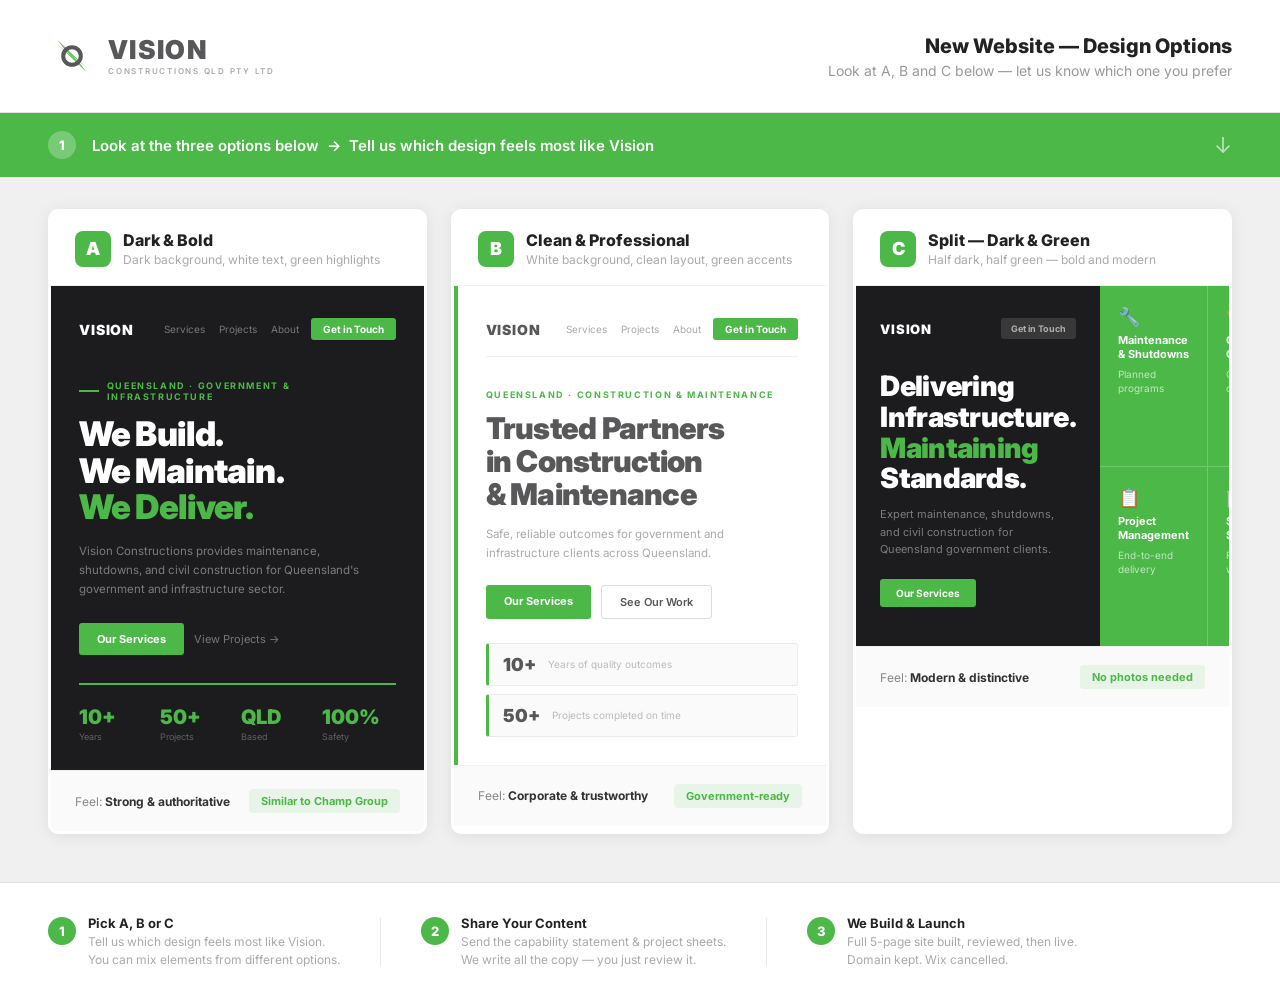
<file: _source/working-docs/design-brief.html>
<!DOCTYPE html>
<html lang="en">
<head>
  <meta charset="UTF-8">
  <meta name="viewport" content="width=device-width, initial-scale=1.0">
  <title>Vision — Pick Your Website Design</title>
  <link href="https://fonts.googleapis.com/css2?family=Inter:wght@400;600;700;800;900&display=swap" rel="stylesheet">
  <style>
    *, *::before, *::after { box-sizing: border-box; margin: 0; padding: 0; }
    body { font-family: 'Inter', sans-serif; background: #F0F0F0; -webkit-font-smoothing: antialiased; }

    /* ── PAGE HEADER ── */
    .header {
      background: #fff;
      border-bottom: 1px solid #E0E0E0;
      padding: 32px 48px;
      display: flex;
      align-items: center;
      justify-content: space-between;
    }
    .header-logo {
      /* Replace src with actual logo file once added to folder */
      /* <img src="logo.png" height="48"> */
      display: flex; align-items: center; gap: 12px;
    }
    .logo-eye {
      width: 48px; height: 48px;
    }
    .logo-words { display: flex; flex-direction: column; line-height: 1; }
    .logo-words .v { font-size: 26px; font-weight: 900; color: #58585A; letter-spacing: 0.05em; }
    .logo-words .s { font-size: 8px; font-weight: 600; color: #aaa; letter-spacing: 0.22em; text-transform: uppercase; margin-top: 4px; }

    .header-right { text-align: right; }
    .header-right h1 { font-size: 20px; font-weight: 800; color: #222; }
    .header-right p  { font-size: 14px; color: #999; margin-top: 4px; }

    /* ── INSTRUCTION BAR ── */
    .instruction {
      background: #4CB848;
      padding: 18px 48px;
      display: flex; align-items: center; gap: 16px;
    }
    .instruction .num {
      background: rgba(255,255,255,0.25);
      color: #fff; font-size: 13px; font-weight: 800;
      width: 28px; height: 28px; border-radius: 50%;
      display: grid; place-items: center; flex-shrink: 0;
    }
    .instruction p { font-size: 15px; font-weight: 600; color: #fff; }
    .instruction .arrow { font-size: 22px; color: rgba(255,255,255,0.6); margin-left: auto; }

    /* ── OPTIONS GRID ── */
    .options {
      display: grid;
      grid-template-columns: repeat(3, 1fr);
      gap: 24px;
      padding: 32px 48px 48px;
    }

    .option-card {
      background: #fff;
      border-radius: 10px;
      overflow: hidden;
      box-shadow: 0 2px 16px rgba(0,0,0,0.08);
      border: 3px solid transparent;
      transition: border-color 0.2s, transform 0.2s;
      cursor: default;
    }
    .option-card:hover {
      transform: translateY(-3px);
      box-shadow: 0 8px 32px rgba(0,0,0,0.12);
    }

    /* Option label at top */
    .option-label {
      display: flex; align-items: center; gap: 12px;
      padding: 18px 24px;
      border-bottom: 1px solid #F0F0F0;
    }
    .option-letter {
      width: 36px; height: 36px; border-radius: 8px;
      background: #4CB848; color: #fff;
      font-size: 18px; font-weight: 900;
      display: grid; place-items: center; flex-shrink: 0;
    }
    .option-label h2 { font-size: 16px; font-weight: 800; color: #222; }
    .option-label p  { font-size: 12px; color: #aaa; margin-top: 2px; }

    /* Preview area */
    .preview { position: relative; }

    /* ── OPTION A PREVIEW: Dark ── */
    .prev-a { background: #1C1C1E; padding: 32px 28px 28px; min-height: 360px; }
    .prev-a .p-nav {
      display: flex; align-items: center; justify-content: space-between;
      margin-bottom: 40px;
    }
    .prev-a .p-logo { font-size: 14px; font-weight: 900; color: #fff; letter-spacing: 0.06em; }
    .prev-a .p-nav-links { display: flex; gap: 14px; }
    .prev-a .p-nav-links span { font-size: 10px; color: rgba(255,255,255,0.4); }
    .prev-a .p-nav-cta { background: #4CB848; color: #fff; font-size: 10px; font-weight: 700; padding: 5px 12px; border-radius: 3px; }
    .prev-a .p-tag { font-size: 9px; font-weight: 700; letter-spacing: 0.18em; text-transform: uppercase; color: #4CB848; margin-bottom: 14px; display: flex; align-items: center; gap: 8px; }
    .prev-a .p-tag::before { content: ''; display: block; width: 20px; height: 1.5px; background: #4CB848; }
    .prev-a h1 { font-size: 34px; font-weight: 900; color: #fff; line-height: 1.08; letter-spacing: -0.025em; margin-bottom: 16px; }
    .prev-a h1 em { color: #4CB848; font-style: normal; }
    .prev-a p { font-size: 11.5px; color: rgba(255,255,255,0.42); line-height: 1.65; margin-bottom: 24px; max-width: 280px; }
    .prev-a .p-btns { display: flex; gap: 10px; align-items: center; }
    .prev-a .p-btn1 { background: #4CB848; color: #fff; font-size: 11px; font-weight: 700; padding: 9px 18px; border-radius: 3px; }
    .prev-a .p-btn2 { font-size: 11px; color: rgba(255,255,255,0.4); }
    .prev-a .p-stats {
      margin-top: 28px;
      display: grid; grid-template-columns: repeat(4, 1fr);
      border-top: 2px solid #4CB848;
      padding-top: 20px; gap: 8px;
    }
    .prev-a .p-stat .n { font-size: 20px; font-weight: 900; color: #4CB848; }
    .prev-a .p-stat .l { font-size: 9px; color: rgba(255,255,255,0.3); margin-top: 2px; }

    /* ── OPTION B PREVIEW: Light ── */
    .prev-b { background: #fff; padding: 32px 28px 28px; min-height: 360px; border-left: 4px solid #4CB848; }
    .prev-b .p-nav {
      display: flex; align-items: center; justify-content: space-between;
      margin-bottom: 32px; padding-bottom: 16px; border-bottom: 1px solid #F0F0F0;
    }
    .prev-b .p-logo { font-size: 14px; font-weight: 900; color: #58585A; letter-spacing: 0.06em; }
    .prev-b .p-nav-links { display: flex; gap: 14px; }
    .prev-b .p-nav-links span { font-size: 10px; color: #aaa; }
    .prev-b .p-nav-cta { background: #4CB848; color: #fff; font-size: 10px; font-weight: 700; padding: 5px 12px; border-radius: 3px; }
    .prev-b .p-tag { font-size: 9px; font-weight: 700; letter-spacing: 0.18em; text-transform: uppercase; color: #4CB848; margin-bottom: 12px; }
    .prev-b h1 { font-size: 30px; font-weight: 900; color: #58585A; line-height: 1.1; letter-spacing: -0.025em; margin-bottom: 14px; }
    .prev-b p { font-size: 11.5px; color: #aaa; line-height: 1.65; margin-bottom: 22px; max-width: 260px; }
    .prev-b .p-btns { display: flex; gap: 10px; }
    .prev-b .p-btn1 { background: #4CB848; color: #fff; font-size: 11px; font-weight: 700; padding: 9px 18px; border-radius: 3px; }
    .prev-b .p-btn2 { color: #58585A; font-size: 11px; font-weight: 600; padding: 9px 18px; border-radius: 3px; border: 1.5px solid #ddd; }
    .prev-b .p-creds {
      margin-top: 24px; display: flex; flex-direction: column; gap: 8px;
    }
    .prev-b .p-cred {
      background: #FAFAFA; border: 1px solid #EBEBEB; border-left: 3px solid #4CB848;
      padding: 10px 14px; border-radius: 3px;
      display: flex; align-items: center; gap: 12px;
    }
    .prev-b .p-cred .n { font-size: 18px; font-weight: 900; color: #58585A; }
    .prev-b .p-cred .l { font-size: 10px; color: #bbb; }

    /* ── OPTION C PREVIEW: Split ── */
    .prev-c { display: grid; grid-template-columns: 1fr 1fr; min-height: 360px; }
    .prev-c-left { background: #1C1C1E; padding: 32px 24px; }
    .prev-c-right { background: #4CB848; padding: 0; }
    .prev-c .p-nav-left {
      display: flex; align-items: center; justify-content: space-between;
      margin-bottom: 32px;
    }
    .prev-c .p-logo { font-size: 13px; font-weight: 900; color: #fff; letter-spacing: 0.06em; }
    .prev-c .p-nav-cta { background: rgba(255,255,255,0.12); color: rgba(255,255,255,0.6); font-size: 9px; font-weight: 700; padding: 5px 10px; border-radius: 3px; }
    .prev-c h1 { font-size: 28px; font-weight: 900; color: #fff; line-height: 1.1; letter-spacing: -0.025em; margin-bottom: 12px; }
    .prev-c h1 em { color: #4CB848; font-style: normal; }
    .prev-c p { font-size: 11px; color: rgba(255,255,255,0.42); line-height: 1.6; margin-bottom: 20px; }
    .prev-c .p-btn1 { background: #4CB848; color: #fff; font-size: 10px; font-weight: 700; padding: 8px 16px; border-radius: 3px; display: inline-block; }
    .prev-c-services {
      display: grid; grid-template-columns: 1fr 1fr;
      height: 100%; gap: 1px; background: rgba(255,255,255,0.2);
    }
    .prev-c-svc {
      background: #4CB848; padding: 20px 18px;
      display: flex; flex-direction: column; gap: 6px;
    }
    .prev-c-svc .icon { font-size: 18px; }
    .prev-c-svc h4 { font-size: 11px; font-weight: 700; color: #fff; }
    .prev-c-svc p { font-size: 10px; color: rgba(255,255,255,0.65); line-height: 1.4; }

    /* ── OPTION FOOTER ── */
    .option-footer {
      padding: 18px 24px;
      background: #FAFAFA;
      border-top: 1px solid #F0F0F0;
      display: flex; align-items: center; justify-content: space-between;
    }
    .option-footer .vibe { font-size: 12px; color: #888; }
    .option-footer .vibe strong { color: #333; font-weight: 700; }
    .pick-badge {
      font-size: 11px; font-weight: 700; color: #4CB848;
      background: rgba(76,184,72,0.1);
      padding: 5px 12px; border-radius: 4px;
    }

    /* ── BOTTOM NOTE ── */
    .bottom {
      background: #fff;
      border-top: 1px solid #E0E0E0;
      padding: 32px 48px;
      display: flex; align-items: center; gap: 40px;
    }
    .bottom-step { display: flex; align-items: flex-start; gap: 12px; }
    .bottom-step .n {
      width: 28px; height: 28px; background: #4CB848; color: #fff;
      font-size: 13px; font-weight: 800; border-radius: 50%;
      display: grid; place-items: center; flex-shrink: 0; margin-top: 2px;
    }
    .bottom-step h4 { font-size: 13px; font-weight: 700; color: #222; }
    .bottom-step p  { font-size: 12px; color: #aaa; margin-top: 2px; line-height: 1.5; }
    .bottom-divider { width: 1px; height: 48px; background: #E8E8E8; flex-shrink: 0; }

  </style>
</head>
<body>

<!-- HEADER -->
<div class="header">
  <div class="header-logo">
    <!-- Vision Logo SVG (approximation — replace with actual file) -->
    <svg class="logo-eye" viewBox="0 0 60 60" fill="none">
      <!-- Eye/lens mark -->
      <path d="M30 5 C12 5, 3 30, 3 30 C3 30, 12 55, 30 55 C48 55, 57 30, 57 30 C57 30, 48 5, 30 5Z" fill="none"/>
      <path d="M8 12 C8 12, 22 25, 30 30 C38 35, 48 50, 48 50" fill="#4CB848" opacity="0.85"/>
      <path d="M52 48 C52 48, 38 35, 30 30 C22 25, 12 10, 12 10" fill="#4CB848" opacity="0.85"/>
      <circle cx="30" cy="30" r="11" stroke="#58585A" stroke-width="5" fill="none"/>
    </svg>
    <div class="logo-words">
      <span class="v">VISION</span>
      <span class="s">Constructions QLD Pty Ltd</span>
    </div>
  </div>
  <div class="header-right">
    <h1>New Website — Design Options</h1>
    <p>Look at A, B and C below — let us know which one you prefer</p>
  </div>
</div>

<!-- INSTRUCTION -->
<div class="instruction">
  <div class="num">1</div>
  <p>Look at the three options below &nbsp;→&nbsp; Tell us which design feels most like Vision</p>
  <div class="arrow">↓</div>
</div>

<!-- OPTIONS -->
<div class="options">

  <!-- OPTION A -->
  <div class="option-card">
    <div class="option-label">
      <div class="option-letter">A</div>
      <div>
        <h2>Dark &amp; Bold</h2>
        <p>Dark background, white text, green highlights</p>
      </div>
    </div>
    <div class="preview">
      <div class="prev-a">
        <div class="p-nav">
          <div class="p-logo">VISION</div>
          <div style="display:flex;align-items:center;gap:12px;">
            <div class="p-nav-links">
              <span>Services</span><span>Projects</span><span>About</span>
            </div>
            <div class="p-nav-cta">Get in Touch</div>
          </div>
        </div>
        <div class="p-tag">Queensland · Government &amp; Infrastructure</div>
        <h1>We Build.<br>We Maintain.<br><em>We Deliver.</em></h1>
        <p>Vision Constructions provides maintenance, shutdowns, and civil construction for Queensland's government and infrastructure sector.</p>
        <div class="p-btns">
          <div class="p-btn1">Our Services</div>
          <div class="p-btn2">View Projects →</div>
        </div>
        <div class="p-stats">
          <div class="p-stat"><div class="n">10+</div><div class="l">Years</div></div>
          <div class="p-stat"><div class="n">50+</div><div class="l">Projects</div></div>
          <div class="p-stat"><div class="n">QLD</div><div class="l">Based</div></div>
          <div class="p-stat"><div class="n">100%</div><div class="l">Safety</div></div>
        </div>
      </div>
    </div>
    <div class="option-footer">
      <div class="vibe">Feel: <strong>Strong &amp; authoritative</strong></div>
      <div class="pick-badge">Similar to Champ Group</div>
    </div>
  </div>

  <!-- OPTION B -->
  <div class="option-card">
    <div class="option-label">
      <div class="option-letter">B</div>
      <div>
        <h2>Clean &amp; Professional</h2>
        <p>White background, clean layout, green accents</p>
      </div>
    </div>
    <div class="preview">
      <div class="prev-b">
        <div class="p-nav">
          <div class="p-logo">VISION</div>
          <div style="display:flex;align-items:center;gap:12px;">
            <div class="p-nav-links">
              <span>Services</span><span>Projects</span><span>About</span>
            </div>
            <div class="p-nav-cta">Get in Touch</div>
          </div>
        </div>
        <div class="p-tag">Queensland · Construction &amp; Maintenance</div>
        <h1>Trusted Partners<br>in Construction<br>&amp; Maintenance</h1>
        <p>Safe, reliable outcomes for government and infrastructure clients across Queensland.</p>
        <div class="p-btns">
          <div class="p-btn1">Our Services</div>
          <div class="p-btn2">See Our Work</div>
        </div>
        <div class="p-creds">
          <div class="p-cred"><div class="n">10+</div><div class="l">Years of quality outcomes</div></div>
          <div class="p-cred"><div class="n">50+</div><div class="l">Projects completed on time</div></div>
        </div>
      </div>
    </div>
    <div class="option-footer">
      <div class="vibe">Feel: <strong>Corporate &amp; trustworthy</strong></div>
      <div class="pick-badge">Government-ready</div>
    </div>
  </div>

  <!-- OPTION C -->
  <div class="option-card">
    <div class="option-label">
      <div class="option-letter">C</div>
      <div>
        <h2>Split — Dark &amp; Green</h2>
        <p>Half dark, half green — bold and modern</p>
      </div>
    </div>
    <div class="preview">
      <div class="prev-c">
        <div class="prev-c-left">
          <div class="p-nav-left">
            <div class="p-logo">VISION</div>
            <div class="p-nav-cta">Get in Touch</div>
          </div>
          <h1>Delivering<br>Infrastructure.<br><em>Maintaining</em><br>Standards.</h1>
          <p>Expert maintenance, shutdowns, and civil construction for Queensland government clients.</p>
          <div class="p-btn1">Our Services</div>
        </div>
        <div class="prev-c-right">
          <div class="prev-c-services">
            <div class="prev-c-svc">
              <div class="icon">🔧</div>
              <h4>Maintenance &amp; Shutdowns</h4>
              <p>Planned programs</p>
            </div>
            <div class="prev-c-svc">
              <div class="icon">🏗️</div>
              <h4>Civil Construction</h4>
              <p>Concrete &amp; civil works</p>
            </div>
            <div class="prev-c-svc">
              <div class="icon">📋</div>
              <h4>Project Management</h4>
              <p>End-to-end delivery</p>
            </div>
            <div class="prev-c-svc">
              <div class="icon">🏢</div>
              <h4>Site Services</h4>
              <p>Full-scope works</p>
            </div>
          </div>
        </div>
      </div>
    </div>
    <div class="option-footer">
      <div class="vibe">Feel: <strong>Modern &amp; distinctive</strong></div>
      <div class="pick-badge">No photos needed</div>
    </div>
  </div>

</div>

<!-- BOTTOM STEPS -->
<div class="bottom">
  <div class="bottom-step">
    <div class="n">1</div>
    <div>
      <h4>Pick A, B or C</h4>
      <p>Tell us which design feels most like Vision.<br>You can mix elements from different options.</p>
    </div>
  </div>
  <div class="bottom-divider"></div>
  <div class="bottom-step">
    <div class="n">2</div>
    <div>
      <h4>Share Your Content</h4>
      <p>Send the capability statement &amp; project sheets.<br>We write all the copy — you just review it.</p>
    </div>
  </div>
  <div class="bottom-divider"></div>
  <div class="bottom-step">
    <div class="n">3</div>
    <div>
      <h4>We Build &amp; Launch</h4>
      <p>Full 5-page site built, reviewed, then live.<br>Domain kept. Wix cancelled.</p>
    </div>
  </div>
</div>

</body>
</html>
</file>
<file: styles.css>
/* ========================================
   VISION CONSTRUCTIONS — SHARED STYLES
   ======================================== */

/* RESET & BASE */
*, *::before, *::after { margin: 0; padding: 0; box-sizing: border-box; }

:root {
  --green: #4DB848;
  --green-dark: #3D9A3A;
  --green-light: #5CCB55;
  --charcoal: #1C1C1C;
  --dark: #111111;
  --dark-mid: #212121;
  --dark-card: #242424;
  --dark-border: #2E2E2E;
  --grey-800: #333333;
  --grey-600: #B2B0AC;
  --grey-400: #D8D6D2;
  --grey-200: #ECEAE5;
  --white: #FFFFFF;
  --off-white: #F0F0F0;
  --font: 'Inter', -apple-system, BlinkMacSystemFont, 'Segoe UI', sans-serif;
  --font-display: 'Space Grotesk', 'Inter', -apple-system, BlinkMacSystemFont, sans-serif;
}

h1, h2, h3, h4, h5, .hero h1, .section-title, .stat-number, .footer-col h5 {
  font-family: var(--font-display);
}

html {
  scroll-behavior: smooth;
  scroll-padding-top: 80px;
  scrollbar-gutter: stable;
  overflow-x: hidden;
}

body {
  font-family: var(--font);
  background: var(--dark);
  color: var(--grey-200);
  line-height: 1.6;
  -webkit-font-smoothing: antialiased;
  min-height: 100%;
}

img { max-width: 100%; height: auto; display: block; }
a { text-decoration: none; color: inherit; }
button { border: none; cursor: pointer; font-family: inherit; }

.container { max-width: 1200px; margin: 0 auto; padding: 0 24px; }

/* ========================================
   NAVIGATION
   ======================================== */
.nav {
  position: fixed !important;
  top: 0 !important;
  left: 0;
  right: 0;
  z-index: 1000;
  padding: 0 24px;
  transition: background 0.4s ease, box-shadow 0.4s ease;
}
.nav.scrolled {
  background: rgba(17, 17, 17, 0.98);
  box-shadow: 0 1px 0 rgba(77, 184, 72, 0.1);
}
.nav-inner {
  max-width: 1200px; margin: 0 auto;
  display: flex; align-items: center; justify-content: space-between; height: 80px;
}
.nav-logo { position: relative; display: inline-block; }
.nav-logo img { height: 56px; width: auto; }
.nav-logo img.nav-logo-light { display: block; }
.nav-logo img.nav-logo-dark { display: none; }
body.light-theme .nav.scrolled .nav-logo img.nav-logo-light { display: none; }
body.light-theme .nav.scrolled .nav-logo img.nav-logo-dark { display: block; }
.nav-links { display: flex; align-items: center; gap: 32px; list-style: none; }
.nav-links a {
  font-size: 0.82rem; font-weight: 500; letter-spacing: 0.05em;
  text-transform: uppercase; color: var(--grey-400);
  transition: color 0.3s ease; position: relative;
}
.nav-links a::after {
  content: ''; position: absolute; bottom: -4px; left: 0;
  width: 0; height: 2px; background: var(--green); transition: width 0.3s ease;
}
.nav-links a:hover { color: var(--white); }
.nav-links a:hover::after { width: 100%; }
.nav-links a.active { color: var(--white); }
.nav-links a.active::after { width: 100%; }

/* Dropdown */
.nav-dropdown { position: relative; }
.nav-dropdown > a::after { display: none; }
.nav-dropdown > a { display: flex; align-items: center; gap: 4px; }
.nav-dropdown-arrow { width: 12px; height: 12px; transition: transform 0.3s ease; }
.nav-dropdown:hover .nav-dropdown-arrow { transform: rotate(180deg); }
.nav-dropdown-menu {
  position: absolute; top: calc(100% + 12px); left: -16px;
  background: var(--charcoal); border: 1px solid var(--dark-border);
  border-radius: 12px; padding: 8px 0; min-width: 220px;
  opacity: 0; visibility: hidden; transform: translateY(8px);
  transition: all 0.3s ease; box-shadow: 0 20px 60px rgba(0,0,0,0.4);
}
.nav-dropdown:hover .nav-dropdown-menu { opacity: 1; visibility: visible; transform: translateY(0); }
.nav-dropdown-menu a {
  display: block; padding: 10px 20px; font-size: 0.82rem;
  text-transform: none; letter-spacing: 0; color: var(--grey-400);
}
.nav-dropdown-menu a::after { display: none; }
.nav-dropdown-menu a:hover { color: var(--white); background: rgba(255,255,255,0.03); }

.nav-cta {
  background: var(--green); color: var(--white) !important;
  padding: 10px 24px; border-radius: 6px; font-weight: 600;
  transition: background 0.3s ease, transform 0.2s ease !important;
}
.nav-cta::after { display: none !important; }
.nav-cta:hover { background: var(--green-dark) !important; transform: translateY(-1px); }

/* Mobile menu */
.nav-toggle { display: none; flex-direction: column; gap: 5px; background: none; padding: 8px; }
.nav-toggle span { width: 24px; height: 2px; background: var(--white); transition: all 0.3s ease; display: block; }
.nav-toggle.active span:nth-child(1) { transform: rotate(45deg) translate(5px, 5px); }
.nav-toggle.active span:nth-child(2) { opacity: 0; }
.nav-toggle.active span:nth-child(3) { transform: rotate(-45deg) translate(5px, -5px); }

/* ========================================
   BUTTONS
   ======================================== */
.btn {
  display: inline-flex; align-items: center; gap: 8px;
  padding: 14px 32px; border-radius: 8px; font-size: 0.95rem;
  font-weight: 600; transition: all 0.3s ease;
}
.btn-primary { background: var(--green); color: var(--white); }
.btn-primary:hover { background: var(--green-dark); transform: translateY(-2px); box-shadow: 0 8px 30px rgba(77, 184, 72, 0.3); }
.btn-outline { background: transparent; color: var(--white); border: 1px solid var(--dark-border); }
.btn-outline:hover { border-color: var(--grey-600); background: rgba(255,255,255,0.03); transform: translateY(-2px); }
.btn svg { width: 18px; height: 18px; }

/* ========================================
   HERO (home)
   ======================================== */
.hero { position: relative; min-height: 100vh; display: flex; align-items: center; overflow: hidden; }
.hero-bg { position: absolute; inset: 0; }
.hero-bg img, .hero-bg video { width: 100%; height: 100%; object-fit: cover; object-position: center; filter: brightness(0.7); }
.hero-gradient {
  position: absolute; inset: 0;
  background: linear-gradient(to right, rgba(17,17,17,0.85) 40%, rgba(17,17,17,0.3) 100%),
              linear-gradient(to top, var(--dark) 0%, transparent 35%);
}
.hero-content { position: relative; z-index: 2; max-width: 680px; padding-top: 80px; }
.hero-eyebrow {
  display: inline-flex; align-items: center; gap: 10px;
  font-size: 0.8rem; font-weight: 600; letter-spacing: 0.12em; text-transform: uppercase;
  color: var(--green); margin-bottom: 24px;
  animation: fadeUp 0.8s 0s ease both;
}
.hero-eyebrow::before {
  content: ''; display: block; width: 32px; height: 2px; background: var(--green);
}
@keyframes pulse-dot { 0%, 100% { opacity: 1; } 50% { opacity: 0.3; } }
.hero-logo {
  width: clamp(320px, 55vw, 720px); height: auto; margin-bottom: 36px;
  animation: fadeUp 0.8s 0s ease both;
  filter: drop-shadow(0 6px 32px rgba(0,0,0,0.4));
}
.hero-tagline {
  font-family: var(--font-display);
  font-size: clamp(1.25rem, 2vw, 1.6rem);
  font-weight: 500;
  letter-spacing: 0.02em;
  color: rgba(255,255,255,0.82);
  margin-bottom: 48px;
  animation: fadeUp 0.8s 0.15s ease both;
}
.hero-tagline::after {
  content: ''; display: block; width: 60px; height: 2px;
  background: var(--green); margin-top: 20px;
}
.hero h1 { font-size: clamp(3rem, 6.5vw, 5.5rem); font-weight: 900; line-height: 1.0; color: var(--white); margin-bottom: 28px; letter-spacing: -0.02em; animation: fadeUp 0.8s 0.15s ease both; }
.hero h1 .accent { color: var(--green); }
.hero p { font-size: 1.1rem; line-height: 1.75; color: rgba(255,255,255,0.65); max-width: 500px; margin-bottom: 40px; animation: fadeUp 0.8s 0.2s ease both; }
.hero-actions { display: flex; align-items: center; gap: 24px; flex-wrap: wrap; animation: fadeUp 0.8s 0.3s ease both; margin-bottom: 48px; }
.hero-phone {
  display: flex; align-items: center; gap: 8px;
  color: var(--white); text-decoration: none; font-size: 1rem; font-weight: 600;
  transition: color 0.2s;
}
.hero-phone svg { width: 18px; height: 18px; color: var(--green); }
.hero-phone:hover { color: var(--green); }
.hero-tags {
  display: flex; gap: 12px; flex-wrap: wrap;
  animation: fadeUp 0.8s 0.4s ease both;
}
.hero-tags span {
  font-size: 0.72rem; font-weight: 600; letter-spacing: 0.06em; text-transform: uppercase;
  color: rgba(255,255,255,0.4); padding: 6px 12px;
  border: 1px solid rgba(255,255,255,0.12); border-radius: 4px;
}
.hero-scroll {
  position: absolute; bottom: 40px; left: 50%; transform: translateX(-50%);
  display: flex; flex-direction: column; align-items: center; gap: 8px; z-index: 2;
}
.hero-scroll-line {
  width: 1px; height: 48px;
  background: linear-gradient(to bottom, rgba(255,255,255,0.4), transparent);
  animation: scrollLine 2s ease-in-out infinite;
}
@keyframes scrollLine { 0% { transform: scaleY(0); transform-origin: top; } 50% { transform: scaleY(1); transform-origin: top; } 51% { transform-origin: bottom; } 100% { transform: scaleY(0); transform-origin: bottom; } }
@keyframes fadeUp { from { opacity: 0; transform: translateY(24px); } to { opacity: 1; transform: translateY(0); } }


/* ========================================
   PAGE HERO (inner pages)
   ======================================== */
.page-hero {
  padding: 160px 0 80px;
  background: var(--dark-mid);
  position: relative; overflow: hidden;
}
.page-hero::before {
  content: ''; position: absolute; top: -100px; right: -100px;
  width: 400px; height: 400px; border-radius: 50%;
  background: radial-gradient(circle, rgba(77, 184, 72, 0.05) 0%, transparent 70%);
  pointer-events: none;
}
.page-hero .section-label { animation: fadeUp 0.6s ease both; }
.page-hero .section-title { animation: fadeUp 0.6s 0.1s ease both; }
.page-hero .section-desc { animation: fadeUp 0.6s 0.2s ease both; max-width: 640px; }
.page-hero .breadcrumb { font-size: 0.82rem; color: var(--grey-600); margin-bottom: 24px; animation: fadeUp 0.6s ease both; }
.page-hero .breadcrumb a { color: var(--grey-400); transition: color 0.2s; }
.page-hero .breadcrumb a:hover { color: var(--green); }
.page-hero .breadcrumb span { margin: 0 8px; }

/* ========================================
   SECTION STYLES
   ======================================== */
section { padding: 120px 0; }
.section-label {
  display: inline-flex; align-items: center; gap: 12px;
  font-size: 0.78rem; font-weight: 600; letter-spacing: 0.12em;
  text-transform: uppercase; color: var(--grey-400); margin-bottom: 20px;
}
.section-label::before { content: ''; width: 32px; height: 1px; background: var(--green); }
.section-title { font-size: clamp(2rem, 4vw, 3rem); font-weight: 800; color: var(--white); line-height: 1.15; margin-bottom: 20px; }
.section-desc { font-size: 1.05rem; color: var(--grey-400); max-width: 560px; line-height: 1.7; }

/* ========================================
   ABOUT SECTION
   ======================================== */
.about { background: var(--dark); }
.about-grid { display: grid; grid-template-columns: 1fr 1fr; gap: 80px; align-items: center; }
.about-image { position: relative; border-radius: 16px; overflow: hidden; aspect-ratio: 4/3; }
.about-image img { width: 100%; height: 100%; object-fit: cover; }
.about-text .section-desc { margin-bottom: 32px; }
.about-features { display: grid; grid-template-columns: 1fr 1fr; gap: 20px; margin-top: 36px; }
.about-feature { display: flex; align-items: flex-start; gap: 14px; }
.about-feature-icon {
  flex-shrink: 0; width: 40px; height: 40px; border-radius: 10px;
  background: rgba(77, 184, 72, 0.1); display: flex; align-items: center; justify-content: center;
}
.about-feature-icon svg { width: 20px; height: 20px; color: var(--green); }
.about-feature h4 { font-size: 0.9rem; font-weight: 600; color: var(--white); margin-bottom: 4px; }
.about-feature p { font-size: 0.82rem; color: var(--grey-600); line-height: 1.5; }

/* ========================================
   SERVICE CARDS
   ======================================== */
.services { background: var(--charcoal); }
.services-header { text-align: center; margin-bottom: 64px; }
.services-header .section-label { justify-content: center; }
.services-header .section-desc { margin: 0 auto; }
.services-grid { display: grid; grid-template-columns: repeat(2, 1fr); gap: 24px; }
.service-card {
  background: var(--dark); border: 1px solid var(--dark-border); border-radius: 16px;
  padding: 40px 32px; transition: all 0.4s ease; position: relative; overflow: hidden;
  display: flex; flex-direction: column;
}
.service-card::before {
  content: ''; position: absolute; top: 0; left: 0; right: 0; height: 3px;
  background: var(--green); transform: scaleX(0); transition: transform 0.4s ease;
}
.service-card:hover { border-color: rgba(77, 184, 72, 0.2); transform: translateY(-4px); box-shadow: 0 20px 60px rgba(0, 0, 0, 0.3); }
.service-card:hover::before { transform: scaleX(1); }
.service-icon {
  width: 56px; height: 56px; border-radius: 14px;
  background: rgba(77, 184, 72, 0.1); display: flex; align-items: center;
  justify-content: center; margin-bottom: 28px; transition: background 0.3s ease;
}
.service-card:hover .service-icon { background: rgba(77, 184, 72, 0.18); }
.service-icon svg { width: 28px; height: 28px; color: var(--green); }
.service-card h3 { font-size: 1.25rem; font-weight: 700; color: var(--white); margin-bottom: 14px; }
.service-card p { font-size: 0.92rem; color: var(--grey-400); line-height: 1.7; margin-bottom: 24px; }
.service-list { list-style: none; display: flex; flex-direction: column; gap: 10px; }
.service-list li { display: flex; align-items: center; gap: 10px; font-size: 0.85rem; color: var(--grey-400); }
.service-list li::before { content: ''; width: 5px; height: 5px; border-radius: 50%; background: var(--grey-600); flex-shrink: 0; }

/* ========================================
   PROJECT CARDS
   ======================================== */
.projects { background: var(--dark); }
.projects-header { display: flex; justify-content: space-between; align-items: flex-end; margin-bottom: 56px; }
.projects-grid { display: grid; grid-template-columns: repeat(3, 1fr); gap: 20px; }
.project-card { position: relative; border-radius: 14px; overflow: hidden; aspect-ratio: 4/3; cursor: pointer; }
.project-card img { width: 100%; height: 100%; object-fit: cover; transition: transform 0.6s ease; }
.project-card:hover img { transform: scale(1.08); }
.project-overlay {
  position: absolute; inset: 0;
  background: linear-gradient(to top, rgba(17,17,17,0.95) 0%, rgba(17,17,17,0.2) 50%, transparent 100%);
  display: flex; flex-direction: column; justify-content: flex-end; padding: 28px;
  opacity: 0; transition: opacity 0.4s ease;
}
.project-card:hover .project-overlay { opacity: 1; }
.project-overlay span { font-size: 0.72rem; font-weight: 600; letter-spacing: 0.08em; text-transform: uppercase; color: var(--grey-200); margin-bottom: 6px; }
.project-overlay h4 { font-size: 1.1rem; font-weight: 700; color: var(--white); }
.project-card.featured { grid-column: span 2; grid-row: span 2; aspect-ratio: auto; }

/* ========================================
   VALUES / WHY US
   ======================================== */
.why-us { background: var(--charcoal); position: relative; overflow: hidden; }
.why-us::before {
  content: ''; position: absolute; top: -200px; right: -200px;
  width: 500px; height: 500px; border-radius: 50%;
  background: radial-gradient(circle, rgba(77, 184, 72, 0.04) 0%, transparent 70%);
  pointer-events: none;
}
.why-us-header { text-align: center; margin-bottom: 64px; }
.why-us-header .section-label { justify-content: center; }
.why-us-header .section-desc { margin: 0 auto; }
.values-grid { display: grid; grid-template-columns: repeat(4, 1fr); gap: 24px; }
.value-card {
  text-align: center; padding: 40px 24px; border-radius: 14px;
  border: 1px solid var(--dark-border); background: var(--dark); transition: all 0.3s ease;
}
.value-card:hover { border-color: rgba(77, 184, 72, 0.15); transform: translateY(-4px); }
.value-number { font-size: 3rem; font-weight: 800; color: var(--green); line-height: 1; margin-bottom: 20px; }
.value-card h4 { font-size: 1.05rem; font-weight: 700; color: var(--white); margin-bottom: 12px; }
.value-card p { font-size: 0.88rem; color: var(--grey-600); line-height: 1.6; }

/* ========================================
   CTA SECTION
   ======================================== */
.cta-section { background: var(--dark); padding: 100px 0; }
.cta-box {
  background: linear-gradient(135deg, rgba(77, 184, 72, 0.1) 0%, rgba(77, 184, 72, 0.03) 100%);
  border: 1px solid rgba(77, 184, 72, 0.15); border-radius: 24px;
  padding: 80px; text-align: center; position: relative; overflow: hidden;
}
.cta-box::before {
  content: ''; position: absolute; top: -50%; left: -50%; width: 200%; height: 200%;
  background: radial-gradient(circle at 30% 40%, rgba(77, 184, 72, 0.06) 0%, transparent 60%);
  pointer-events: none;
}
.cta-box .section-title { position: relative; margin-bottom: 16px; }
.cta-box p { position: relative; font-size: 1.1rem; color: var(--grey-400); max-width: 500px; margin: 0 auto 40px; line-height: 1.7; }
.cta-box .hero-actions { justify-content: center; position: relative; }

/* ========================================
   CONTACT
   ======================================== */
.contact { background: var(--dark-mid); }
.contact-grid { display: grid; grid-template-columns: 1fr 1.1fr; gap: 80px; }
.contact-info h3 { font-size: 1.4rem; font-weight: 700; color: var(--white); margin-bottom: 24px; margin-top: 40px; }
.contact-info h3:first-of-type { margin-top: 0; }
.contact-details { display: flex; flex-direction: column; gap: 20px; margin-top: 32px; }
.contact-item { display: flex; align-items: flex-start; gap: 16px; }
.contact-item-icon {
  width: 44px; height: 44px; border-radius: 12px;
  background: rgba(77, 184, 72, 0.1); display: flex; align-items: center;
  justify-content: center; flex-shrink: 0;
}
.contact-item-icon svg { width: 20px; height: 20px; color: var(--green); }
.contact-item-text strong { display: block; font-size: 0.85rem; font-weight: 600; color: var(--white); margin-bottom: 2px; }
.contact-item-text span, .contact-item-text a { font-size: 0.92rem; color: var(--grey-400); transition: color 0.2s; }
.contact-item-text a:hover { color: var(--green); }

/* Contact form */
.contact-form {
  background: var(--charcoal); border: 1px solid var(--dark-border);
  border-radius: 20px; padding: 48px;
}
.contact-form h3 { font-size: 1.3rem; font-weight: 700; color: var(--white); margin-bottom: 32px; }
.form-row { display: grid; grid-template-columns: 1fr 1fr; gap: 16px; margin-bottom: 16px; }
.form-group { margin-bottom: 16px; }
.form-group label {
  display: block; font-size: 0.82rem; font-weight: 500; color: var(--grey-400);
  margin-bottom: 8px; text-transform: uppercase; letter-spacing: 0.05em;
}
.form-group input, .form-group textarea, .form-group select {
  width: 100%; padding: 14px 18px; background: var(--charcoal);
  border: 1px solid var(--dark-border); border-radius: 10px;
  color: var(--white); font-family: var(--font); font-size: 0.95rem;
  transition: border-color 0.3s ease; outline: none;
}
.form-group input::placeholder, .form-group textarea::placeholder { color: var(--grey-600); }
.form-group input:focus, .form-group textarea:focus, .form-group select:focus { border-color: var(--green); }
.form-group textarea { resize: vertical; min-height: 120px; }
.form-group select {
  appearance: none; cursor: pointer;
  background-image: url("data:image/svg+xml,%3Csvg xmlns='http://www.w3.org/2000/svg' width='16' height='16' fill='%23999' viewBox='0 0 16 16'%3E%3Cpath d='M4 6l4 4 4-4'/%3E%3C/svg%3E");
  background-repeat: no-repeat; background-position: right 16px center;
}
.form-group select option { background: var(--charcoal); color: var(--white); }
.form-submit {
  width: 100%; padding: 16px; background: var(--green); color: var(--white);
  border: none; border-radius: 10px; font-size: 1rem; font-weight: 600;
  cursor: pointer; transition: all 0.3s ease; margin-top: 8px;
}
.form-submit:hover { background: var(--green-dark); transform: translateY(-1px); box-shadow: 0 8px 30px rgba(77, 184, 72, 0.25); }

/* ========================================
   FOOTER
   ======================================== */
.footer { background: var(--dark); border-top: 1px solid var(--dark-border); padding: 64px 0 32px; }
.footer-grid { display: grid; grid-template-columns: 1.5fr 1fr 1fr 1fr; gap: 48px; margin-bottom: 56px; }
.footer-brand img { height: 36px; width: auto; margin-bottom: 20px; }
.footer-brand p { font-size: 0.88rem; color: var(--grey-600); line-height: 1.6; max-width: 280px; }
.footer-social { display: flex; gap: 12px; margin-top: 20px; }
.footer-social a {
  width: 36px; height: 36px; border-radius: 8px; border: 1px solid var(--dark-border);
  display: flex; align-items: center; justify-content: center; transition: all 0.3s ease;
}
.footer-social a:hover { border-color: var(--green); background: rgba(77, 184, 72, 0.1); }
.footer-social svg { width: 16px; height: 16px; color: var(--grey-400); }
.footer-social a:hover svg { color: var(--green); }
.footer-col h5 { font-size: 0.82rem; font-weight: 600; text-transform: uppercase; letter-spacing: 0.08em; color: var(--white); margin-bottom: 20px; }
.footer-col ul { list-style: none; display: flex; flex-direction: column; gap: 12px; }
.footer-col a { font-size: 0.88rem; color: var(--grey-600); transition: color 0.2s; }
.footer-col a:hover { color: var(--green); }
.footer-bottom { padding-top: 32px; border-top: 1px solid var(--dark-border); display: flex; justify-content: space-between; align-items: center; }
.footer-bottom p { font-size: 0.82rem; color: var(--grey-600); }
.footer-bottom-links { display: flex; gap: 24px; }
.footer-bottom-links a { font-size: 0.82rem; color: var(--grey-600); transition: color 0.2s; }
.footer-bottom-links a:hover { color: var(--grey-400); }

/* ========================================
   CONTENT BLOCKS (inner pages)
   ======================================== */
.content-section { background: var(--dark); }
.content-section.alt { background: var(--dark-mid); }

/* Timeline */
.timeline { position: relative; padding-left: 32px; }
.timeline::before { content: ''; position: absolute; left: 0; top: 0; bottom: 0; width: 2px; background: var(--dark-border); }
.timeline-item { position: relative; padding-bottom: 48px; }
.timeline-item:last-child { padding-bottom: 0; }
.timeline-item::before {
  content: ''; position: absolute; left: -37px; top: 4px;
  width: 12px; height: 12px; border-radius: 50%; background: var(--green);
  border: 3px solid var(--dark);
}
.timeline-item h4 { font-size: 1rem; font-weight: 700; color: var(--white); margin-bottom: 4px; }
.timeline-item .timeline-year { font-size: 0.82rem; color: var(--green); font-weight: 600; margin-bottom: 8px; }
.timeline-item p { font-size: 0.92rem; color: var(--grey-400); line-height: 1.6; }

/* Info cards grid */
.info-grid { display: grid; grid-template-columns: repeat(2, 1fr); gap: 24px; }
.info-card {
  background: var(--dark); border: 1px solid var(--dark-border); border-radius: 16px;
  padding: 36px; transition: all 0.3s ease;
}
.info-card:hover { border-color: rgba(77, 184, 72, 0.15); }
.info-card h4 { font-size: 1.1rem; font-weight: 700; color: var(--white); margin-bottom: 12px; display: flex; align-items: center; gap: 12px; }
.info-card h4 svg { width: 24px; height: 24px; color: var(--green); flex-shrink: 0; }
.info-card p { font-size: 0.92rem; color: var(--grey-400); line-height: 1.7; }
.info-card ul { list-style: none; margin-top: 12px; display: flex; flex-direction: column; gap: 8px; }
.info-card ul li { font-size: 0.88rem; color: var(--grey-400); display: flex; align-items: flex-start; gap: 10px; }
.info-card ul li::before { content: ''; width: 5px; height: 5px; border-radius: 50%; background: var(--grey-600); flex-shrink: 0; margin-top: 8px; }
.info-card-icon { width: 48px; height: 48px; border-radius: 12px; background: rgba(77,184,72,0.1); display: flex; align-items: center; justify-content: center; margin-bottom: 16px; }
.info-card-icon svg { width: 24px; height: 24px; color: var(--green); }
.info-card h3 { font-size: 1.1rem; font-weight: 700; color: var(--white); margin-bottom: 12px; }

/* About grid (inner page) */
.about-grid { display: grid; grid-template-columns: 1fr 1fr; gap: 80px; align-items: center; }
.about-image img { width: 100%; height: 100%; object-fit: cover; border-radius: 16px; }
.about-text p { margin-bottom: 0; }

/* Project detail cards */
.project-detail-grid { display: grid; grid-template-columns: repeat(2, 1fr); gap: 24px; }
.project-detail-card {
  background: var(--dark); border: 1px solid var(--dark-border); border-radius: 16px;
  overflow: hidden; transition: all 0.3s ease;
}
.project-detail-card:hover { border-color: rgba(77, 184, 72, 0.2); transform: translateY(-2px); }
.project-detail-card .card-image { aspect-ratio: 16/9; overflow: hidden; }
.project-detail-card .card-image img { width: 100%; height: 100%; object-fit: cover; transition: transform 0.4s ease; }
.project-detail-card:hover .card-image img { transform: scale(1.05); }
.project-detail-card .card-body { padding: 28px; }
.project-detail-card .card-tag {
  display: inline-block; font-size: 0.72rem; font-weight: 600;
  letter-spacing: 0.08em; text-transform: uppercase; color: var(--green);
  background: rgba(77, 184, 72, 0.1); padding: 4px 12px; border-radius: 100px; margin-bottom: 12px;
}
.project-detail-card h3 { font-size: 1.15rem; font-weight: 700; color: var(--white); margin-bottom: 10px; }
.project-detail-card p { font-size: 0.88rem; color: var(--grey-400); line-height: 1.6; }
.project-detail-card .card-meta { margin-top: 16px; display: flex; gap: 24px; flex-wrap: wrap; }
.project-detail-card .card-meta span { font-size: 0.78rem; color: var(--grey-600); }
.project-detail-card .card-meta strong { color: var(--grey-400); }

.job-tags { display: flex; gap: 8px; flex-wrap: wrap; }
.job-tag {
  font-size: 0.72rem; font-weight: 600; padding: 4px 12px; border-radius: 100px;
  background: rgba(77, 184, 72, 0.1); color: var(--green); letter-spacing: 0.03em;
}
.job-tag.location { background: rgba(255,255,255,0.05); color: var(--grey-400); }

/* Vacancies grid */
.vacancies-grid {
  display: grid; grid-template-columns: 1fr 1fr; gap: 24px;
}
.job-card {
  background: var(--dark); border: 1px solid var(--dark-border); border-radius: 16px;
  padding: 32px; transition: all 0.3s ease;
  display: flex; flex-direction: column; gap: 16px;
  position: relative; overflow: hidden;
}
.job-card::before {
  content: ''; position: absolute; top: 0; left: 0; right: 0; height: 3px;
  background: var(--green); transform: scaleX(0); transition: transform 0.3s ease;
}
.job-card:hover { border-color: rgba(77,184,72,0.25); transform: translateY(-3px); box-shadow: 0 16px 40px rgba(0,0,0,0.2); }
.job-card:hover::before { transform: scaleX(1); }
.job-card-top { display: flex; flex-direction: column; gap: 12px; }
.job-card h3 { font-size: 1.15rem; font-weight: 700; color: var(--white); margin-top: 8px; }
.job-card p { font-size: 0.9rem; color: var(--grey-400); line-height: 1.65; }
.job-requirements {
  list-style: none; display: flex; flex-direction: column; gap: 8px;
  padding: 16px; background: rgba(77,184,72,0.04); border: 1px solid rgba(77,184,72,0.1); border-radius: 10px;
}
.job-requirements li {
  font-size: 0.85rem; color: var(--grey-400); display: flex; align-items: flex-start; gap: 10px;
}
.job-requirements li::before {
  content: ''; width: 5px; height: 5px; border-radius: 50%;
  background: var(--grey-600); flex-shrink: 0; margin-top: 7px;
}
@media (max-width: 768px) { .vacancies-grid { grid-template-columns: 1fr; } }

/* Careers roles list */
.roles-list {
  list-style: none; display: flex; flex-direction: column; gap: 0; margin-top: 8px;
}
.roles-list li {
  font-size: 0.95rem; color: var(--grey-400); padding: 14px 0;
  border-bottom: 1px solid var(--dark-border);
  display: flex; align-items: center; gap: 12px;
}
.roles-list li:first-child { border-top: 1px solid var(--dark-border); }
.roles-list li::before {
  content: ''; width: 6px; height: 6px; border-radius: 50%;
  background: var(--grey-600); flex-shrink: 0;
}
@media (max-width: 768px) { .careers-intro-grid { grid-template-columns: 1fr !important; gap: 48px !important; } }

/* Why us (careers page) */
.why-us { background: var(--charcoal); }
.why-us-header { text-align: center; margin-bottom: 64px; }
.why-us-header .section-label { justify-content: center; }
.why-us-header .section-desc { margin: 0 auto; }

/* Capabilities page extras */
.cap-nav { display: flex; gap: 12px; flex-wrap: wrap; margin-top: 32px; }
.cap-nav a {
  padding: 10px 20px; border-radius: 8px; font-size: 0.85rem; font-weight: 600;
  border: 1px solid var(--dark-border); color: var(--grey-400); transition: all 0.3s ease;
}
.cap-nav a:hover { border-color: var(--green); color: var(--white); background: rgba(77,184,72,0.08); }

/* ── Capability sections ──────────────────── */
.cap-section { padding: 100px 0; }
.cap-grid {
  display: grid; grid-template-columns: 1fr 1fr; gap: 72px; align-items: center;
}
.cap-grid-reverse { direction: rtl; }
.cap-grid-reverse > * { direction: ltr; }
.cap-image {
  border-radius: 8px; overflow: hidden; aspect-ratio: 4/3;
}
.cap-image img {
  width: 100%; height: 100%; object-fit: cover; display: block;
}
.cap-desc {
  font-size: 1rem; color: var(--grey-400); line-height: 1.75; margin-bottom: 28px;
}
.cap-list {
  list-style: none; display: flex; flex-direction: column; gap: 12px;
  margin-bottom: 28px; padding: 0;
}
.cap-list li {
  font-size: 0.92rem; color: var(--grey-400); display: flex; align-items: center; gap: 12px;
  padding: 10px 0; border-bottom: 1px solid var(--dark-border);
}
.cap-list li:last-child { border-bottom: none; }
.cap-list li::before {
  content: ''; width: 6px; height: 6px; border-radius: 50%;
  background: var(--grey-600); flex-shrink: 0;
}
.cap-clients {
  font-size: 0.82rem; color: var(--grey-600); line-height: 1.6;
}
.cap-clients span {
  font-weight: 700; color: var(--grey-400);
}

/* ========================================
   SCROLL ANIMATIONS
   ======================================== */
.reveal { opacity: 0; transform: translateY(32px); transition: opacity 0.7s ease, transform 0.7s ease; }
.reveal.visible { opacity: 1; transform: translateY(0); }
.reveal-delay-1 { transition-delay: 0.1s; }
.reveal-delay-2 { transition-delay: 0.2s; }
.reveal-delay-3 { transition-delay: 0.3s; }
.reveal-delay-4 { transition-delay: 0.35s; }

/* ========================================
   RESPONSIVE
   ======================================== */
@media (max-width: 1024px) {
  .about-grid { gap: 48px; }
  .services-grid { grid-template-columns: 1fr; }
  .values-grid { grid-template-columns: repeat(2, 1fr); }
  .projects-grid { grid-template-columns: 1fr 1fr; }
  .project-card.featured { grid-column: span 2; grid-row: span 1; aspect-ratio: 16/9; }
  .footer-grid { grid-template-columns: 1fr 1fr; gap: 40px; }
  .project-detail-grid { grid-template-columns: 1fr; max-width: 600px; }
  .cap-grid { grid-template-columns: 1fr; gap: 40px; }
  .cap-grid-reverse { direction: ltr; }
}

@media (max-width: 768px) {
  section { padding: 80px 0; }
  .nav-links {
    display: none; position: fixed; top: 0; left: 0; right: 0; bottom: 0;
    background: #111111;
    flex-direction: column; justify-content: center; align-items: center; gap: 24px;
    z-index: 1100;
    overflow-y: auto;
    -webkit-overflow-scrolling: touch;
  }
  .nav-links.open { display: flex; }
  .nav-links.open a,
  body.v2 .nav.scrolled .nav-links.open a,
  body.light-theme .nav.scrolled .nav-links.open a { color: #ffffff; }
  .nav-links.open a.nav-cta { color: #ffffff !important; }
  body.nav-open { overflow: hidden; }
  .nav-links a { font-size: 1.1rem; }
  .nav-dropdown-menu { position: static; opacity: 1; visibility: visible; transform: none; background: none; border: none; box-shadow: none; padding: 0; min-width: 0; text-align: center; }
  .nav-dropdown-menu a { padding: 6px 0; font-size: 0.95rem; }
  .nav-dropdown-arrow { display: none; }
  .nav-toggle { display: flex; position: relative; z-index: 1101; }
  .hero h1 { font-size: clamp(2.2rem, 8vw, 3.4rem); }
  .about-grid { grid-template-columns: 1fr; gap: 40px; }
  .about-features { grid-template-columns: 1fr; }
  .contact-grid { grid-template-columns: 1fr; gap: 48px; }
  .projects-header { flex-direction: column; align-items: flex-start; gap: 20px; }
  .projects-grid { grid-template-columns: 1fr; }
  .project-card.featured { grid-column: span 1; }
  .project-overlay { opacity: 1; }
  .cta-box { padding: 48px 28px; }
  .form-row { grid-template-columns: 1fr; }
  .contact-form { padding: 32px 24px; }
  .values-grid { grid-template-columns: 1fr; }
  .footer-grid { grid-template-columns: 1fr; gap: 32px; }
  .footer-bottom { flex-direction: column; gap: 16px; text-align: center; }
  .info-grid { grid-template-columns: 1fr; }
  .project-detail-grid { grid-template-columns: 1fr; }
  .page-hero { padding: 130px 0 60px; }
}


/* ========================================
   NAV — PHONE CTA BUTTON (header)
   ======================================== */
.nav-phone {
  display: flex; align-items: center; gap: 8px;
  background: var(--green); color: var(--white) !important;
  padding: 10px 20px; border-radius: 8px; font-size: 0.88rem;
  font-weight: 700; letter-spacing: 0.01em; white-space: nowrap;
  transition: background 0.3s ease, transform 0.2s ease; flex-shrink: 0;
}
.nav-phone svg { width: 15px; height: 15px; flex-shrink: 0; }
.nav-phone:hover { background: var(--green-dark) !important; transform: translateY(-1px); }
.nav-phone::after { display: none !important; }



/* ========================================
   ABOUT STRIP (compact)
   ======================================== */
.about-strip { background: var(--dark-mid); padding: 100px 0; }


/* ========================================
   RESPONSIVE — ADDITIONAL
   ======================================== */
@media (max-width: 1024px) {
  .services-photo-grid { grid-template-columns: repeat(2, 1fr); }
  .about-home-grid { gap: 48px; }
}

@media (max-width: 768px) {
  .services-photo-grid { grid-template-columns: 1fr; }
  .service-photo-card { aspect-ratio: 16/9; }
  .stats-row { grid-template-columns: repeat(2, 1fr); gap: 32px; }
  .about-home-grid { grid-template-columns: 1fr; gap: 40px; }
  .nav-phone span { display: none; }
  .nav-phone { padding: 10px 12px; }
  .services-grid { grid-template-columns: 1fr; }
}

/* ========================================
   SERVICES — PHOTO CARDS (homepage)
   ======================================== */
.services-photo { padding: 0; }
.services-photo-grid {
  display: grid; grid-template-columns: repeat(4, 1fr); gap: 4px;
}
.service-photo-card {
  position: relative; aspect-ratio: 3/4; overflow: hidden; cursor: pointer;
}
.service-photo-card img {
  width: 100%; height: 100%; object-fit: cover;
  transition: transform 0.6s ease, filter 0.4s ease;
  filter: brightness(0.7);
}
.service-photo-card:hover img { transform: scale(1.08); filter: brightness(0.5); }
.service-photo-overlay {
  position: absolute; inset: 0;
  display: flex; flex-direction: column; justify-content: flex-end;
  padding: 32px 28px;
  background: linear-gradient(to top, rgba(0,0,0,0.7) 0%, rgba(0,0,0,0.1) 50%, transparent 100%);
}
.service-photo-label {
  font-size: 0.68rem; font-weight: 600; letter-spacing: 0.1em;
  text-transform: uppercase; color: var(--green); margin-bottom: 10px;
}
.service-photo-overlay h3 {
  font-size: 1.3rem; font-weight: 800; color: var(--white); line-height: 1.2; margin-bottom: 14px;
}
.service-photo-line {
  width: 40px; height: 2px; background: var(--green);
  transition: width 0.4s ease;
}
.service-photo-card:hover .service-photo-line { width: 64px; }

/* ========================================
   STATS BAR (homepage)
   ======================================== */
.stats-bar { background: var(--dark-mid); padding: 64px 0; border-top: 1px solid var(--dark-border); border-bottom: 1px solid var(--dark-border); }
.stats-row {
  display: grid; grid-template-columns: repeat(4, 1fr); gap: 24px; text-align: center;
}
.stat-item { padding: 16px 0; }
.stat-number {
  font-size: clamp(2.5rem, 4vw, 3.5rem); font-weight: 900; color: var(--green); line-height: 1; margin-bottom: 8px;
}
.stat-number span { color: var(--green); }
.stat-label {
  font-size: 0.82rem; font-weight: 500; color: var(--grey-400);
  text-transform: uppercase; letter-spacing: 0.06em;
}

/* ========================================
   ABOUT — HOMEPAGE (photo + text)
   ======================================== */
.about-home-grid {
  display: grid; grid-template-columns: 1fr 1fr; gap: 72px; align-items: center;
}
.about-home-image {
  border-radius: 12px; overflow: hidden; aspect-ratio: 4/3;
}
.about-home-image img { width: 100%; height: 100%; object-fit: cover; }
.about-home-content .section-desc { margin-bottom: 28px; }
.about-home-points {
  list-style: none; display: flex; flex-direction: column; gap: 14px; padding: 0;
}
.about-home-points li {
  font-size: 0.95rem; color: var(--grey-400); display: flex; align-items: center; gap: 14px;
  padding: 12px 0; border-bottom: 1px solid var(--dark-border);
}
.about-home-points li:last-child { border-bottom: none; }
.about-home-points li::before {
  content: ''; width: 8px; height: 8px; border-radius: 50%;
  background: var(--grey-600); flex-shrink: 0;
}

/* ========================================
   CLIENTS STRIP (homepage)
   ======================================== */
.clients-strip {
  background: var(--dark); padding: 64px 0;
  border-bottom: 1px solid var(--dark-border);
}
.clients-label {
  text-align: center; font-size: 0.78rem; font-weight: 500;
  letter-spacing: 0.14em; text-transform: uppercase;
  color: var(--grey-600); margin-bottom: 36px;
}
.clients-grid {
  display: flex; flex-wrap: wrap; justify-content: center; align-items: center;
  gap: 40px 72px;
}
.client-logo {
  height: 56px; width: auto; max-width: 180px;
  object-fit: contain;
  transition: transform 0.3s ease, opacity 0.3s ease;
  opacity: 0.92;
}
.client-logo:hover { transform: translateY(-2px); opacity: 1; }

@media (max-width: 768px) {
  .clients-grid { gap: 28px 40px; }
  .client-logo { height: 40px; max-width: 130px; }
}

/* ========================================
   CAPABILITY STATEMENT DOWNLOAD
   ======================================== */
.cap-download { background: var(--dark); padding: 100px 0; }
.cap-download-box {
  display: flex; align-items: center; justify-content: space-between; gap: 48px;
  background: linear-gradient(135deg, rgba(77, 184, 72, 0.08) 0%, rgba(77, 184, 72, 0.02) 100%);
  border: 1px solid rgba(77, 184, 72, 0.15); border-radius: 20px;
  padding: 56px 64px; position: relative; overflow: hidden;
}
.cap-download-box::before {
  content: ''; position: absolute; top: -50%; right: -20%;
  width: 400px; height: 400px; border-radius: 50%;
  background: radial-gradient(circle, rgba(77, 184, 72, 0.06) 0%, transparent 70%);
  pointer-events: none;
}
.cap-download-content { position: relative; flex: 1; }
.cap-download-content .section-desc { margin-bottom: 0; }
.cap-download-box .btn { position: relative; flex-shrink: 0; white-space: nowrap; }
.cap-download-preview {
  flex-shrink: 0; position: relative; width: 220px;
}
.cap-download-preview img {
  width: 100%; border-radius: 8px;
  box-shadow: 0 16px 48px rgba(0, 0, 0, 0.4), 0 0 0 1px rgba(255,255,255,0.06);
  transition: transform 0.4s ease;
}
.cap-download-preview img:hover { transform: translateY(-4px) scale(1.02); }

@media (max-width: 768px) {
  .cap-download-box { flex-direction: column; padding: 40px 28px; text-align: center; }
  .cap-download-content .section-label { justify-content: center; }
  .cap-download-preview { width: 180px; }
}

/* ========================================
   TEAM CARDS
   ======================================== */
.team-grid {
  display: grid; grid-template-columns: repeat(5, 1fr); gap: 16px; margin-top: 56px;
}
.team-card {
  background: var(--dark-card); border: 1px solid var(--dark-border);
  border-radius: 12px; text-align: center;
  position: relative; overflow: hidden;
  transition: border-color 0.3s ease, transform 0.3s ease, box-shadow 0.3s ease;
}
.team-card:hover { border-color: rgba(77,184,72,0.35); transform: translateY(-4px); box-shadow: 0 16px 40px rgba(0,0,0,0.3); }
.team-photo {
  width: 100%; aspect-ratio: 4/5; overflow: hidden; background: var(--grey-800);
  position: relative;
}
.team-photo img {
  width: 100%; height: 100%; object-fit: cover; object-position: center top;
  display: block;
}
.team-photo-duo {
  display: grid; grid-template-columns: 1fr 1fr; gap: 2px;
}
.team-photo-duo img {
  width: 100%; height: 100%; object-fit: cover; object-position: center top;
}
.team-initials {
  width: 100%; height: 100%; display: flex; align-items: center; justify-content: center;
  font-size: 2rem; font-weight: 800; color: var(--green);
  background: rgba(77,184,72,0.08);
}
.team-info {
  padding: 20px 16px 22px;
  border-top: 1px solid var(--dark-border);
}
.team-card h4 { font-size: 0.95rem; font-weight: 700; color: var(--white); margin-bottom: 6px; line-height: 1.3; }
.team-card p { font-size: 0.78rem; color: var(--grey-600); line-height: 1.5; }

@media (max-width: 1024px) { .team-grid { grid-template-columns: repeat(3, 1fr); } }
@media (max-width: 768px) { .team-grid { grid-template-columns: repeat(2, 1fr); } }

/* ── HISTORY SECTION ──────────────────────────── */
.history-grid {
  display: grid;
  grid-template-columns: 1fr 1.4fr;
  gap: 72px;
  align-items: start;
}
.history-photo {
  position: sticky;
  top: 100px;
}
.history-photo img {
  width: 100%;
  aspect-ratio: 3/4;
  object-fit: cover;
  border-radius: 4px;
  display: block;
}
.history-photo-caption {
  margin-top: 12px;
  font-size: 0.8rem;
  color: var(--grey-600);
  font-style: italic;
}
.milestones {
  display: flex;
  flex-direction: column;
  gap: 0;
}
.milestone {
  display: grid;
  grid-template-columns: 64px 1fr;
  gap: 24px;
  padding: 28px 0;
  border-bottom: 1px solid var(--dark-border);
  align-items: start;
}
.milestone:first-child { padding-top: 0; }
.milestone:last-child { border-bottom: none; }
.milestone-year {
  font-size: 0.9rem;
  font-weight: 700;
  color: var(--green);
  padding-top: 3px;
  letter-spacing: 0.04em;
}
.milestone-body h5 {
  font-size: 1rem;
  font-weight: 700;
  color: var(--white);
  margin-bottom: 6px;
}
.milestone-body p {
  font-size: 0.9rem;
  line-height: 1.65;
  color: var(--grey-400);
  margin: 0;
}
@media (max-width: 900px) {
  .history-grid { grid-template-columns: 1fr; gap: 40px; }
  .history-photo { position: static; }
  .history-photo img { aspect-ratio: 16/9; }
}

/* ========================================
   LIGHT THEME — scoped via body.light-theme
   Keeps hero + footer dark; flips everything in between to white/cream
   ======================================== */
body.light-theme {
  --light-bg: #F4F0E8;       /* warm cream base */
  --light-alt: #EAE4D6;      /* slightly deeper stone for alternating sections */
  --light-card: #FBF8F2;     /* lighter card bg for contrast against base */
  --light-border: #D9D3C4;
  --ink: #1A1A1A;
  --ink-muted: #4F4F4F;
  --ink-soft: #77736A;
  background: var(--light-bg);
  color: var(--ink);
}

/* Shared section typography on light */
body.light-theme .section-title { color: var(--ink); }
body.light-theme .section-desc { color: var(--ink-muted); }
body.light-theme .section-label { color: var(--ink-soft); }

/* Nav — when over hero (not scrolled), stays white. When scrolled, goes white bg with dark text */
body.light-theme .nav.scrolled { background: rgba(255, 255, 255, 0.96); box-shadow: 0 1px 0 rgba(0, 0, 0, 0.06); }
body.light-theme .nav.scrolled .nav-links a { color: var(--ink-muted); }
body.light-theme .nav.scrolled .nav-links a:hover,
body.light-theme .nav.scrolled .nav-links a.active { color: var(--ink); }
body.light-theme .nav.scrolled .nav-phone { color: var(--ink); }

/* Stats bar */
body.light-theme .stats-bar {
  background: var(--light-alt);
  border-top: 1px solid var(--light-border);
  border-bottom: 1px solid var(--light-border);
}
body.light-theme .stat-label { color: var(--ink-muted); }

/* Clients strip */
body.light-theme .clients-strip { background: var(--light-bg); }
body.light-theme .clients-label { color: var(--ink-soft); }
body.light-theme .client-name { color: var(--ink); }

/* About strip */
body.light-theme .about-strip { background: var(--light-bg); }
body.light-theme .about-home-points li { color: var(--ink-muted); border-bottom-color: var(--light-border); }

/* Capability download CTA */
body.light-theme .cap-download { background: var(--light-alt); }
body.light-theme .cap-download-box {
  background: var(--light-card); border: 1px solid var(--light-border);
}

/* Projects */
body.light-theme .projects { background: var(--light-bg); }

/* Contact */
body.light-theme .contact { background: var(--light-alt); }
body.light-theme .contact-item-text strong { color: var(--ink); }
body.light-theme .contact-item-text a,
body.light-theme .contact-item-text span { color: var(--ink-muted); }
body.light-theme .contact-form {
  background: var(--light-card); border: 1px solid var(--light-border);
}
body.light-theme .contact-form h3 { color: var(--ink); }
body.light-theme .form-group label { color: var(--ink-muted); }
body.light-theme .form-group input,
body.light-theme .form-group textarea,
body.light-theme .form-group select {
  background: var(--light-bg); border: 1px solid var(--light-border); color: var(--ink);
}
body.light-theme .form-group input::placeholder,
body.light-theme .form-group textarea::placeholder { color: var(--ink-soft); }

/* Dark punches inside a light theme — opt-in per section */
body.light-theme .dark-section { background: var(--dark); color: var(--grey-200); }
body.light-theme .dark-section .section-title { color: #fff; }
body.light-theme .dark-section .section-desc { color: var(--grey-400); }
body.light-theme .dark-section .section-label { color: var(--grey-400); }
body.light-theme .dark-section.about-strip .about-home-points li {
  color: var(--grey-400); border-bottom-color: var(--dark-border);
}

/* ========================================
   HOME V2 — full ground-up homepage rebuild
   Scoped so it only affects body.v2 (index.html)
   ======================================== */
body.v2 {
  --h-bg: #E4E2DC;       /* light warm stone — page background */
  --h-alt: #D4D2CC;      /* mid stone for alt/banded sections */
  --h-card: #F1EFEA;     /* off-white tinted card bg */
  --h-border: #B8B6B0;
  --h-dark: #15130F;
  --h-dark-soft: #1E1B16;
  --h-ink: #121013;
  --h-ink-muted: #1F1D1A;
  --h-ink-soft: #3A3834;
  --h-green: #4CB848;
  --h-green-dark: #3A9A37;
  background: var(--h-bg);
  color: var(--h-ink);
  font-family: var(--font);
}

body.v2 h1, body.v2 h2, body.v2 h3,
body.v2 h4, body.v2 h5 { font-family: var(--font-display); letter-spacing: -0.02em; }

/* ── NAV overrides for home-v2 ─────────── */
/* Nav stays dark with white text on v2 pages at all scroll positions */
body.v2 .nav.scrolled { background: rgba(17, 17, 17, 0.98); box-shadow: 0 1px 0 rgba(77, 184, 72, 0.1); }

/* ── v2 shared helpers ─────────────────── */
.v2-container { max-width: 1320px; margin: 0 auto; padding: 0 32px; }
.v2-kicker {
  display: inline-flex; align-items: center; gap: 12px;
  font-family: var(--font); font-size: 0.78rem; font-weight: 600; text-transform: uppercase;
  letter-spacing: 0.14em; color: var(--h-ink-soft); margin-bottom: 24px;
}
.v2-kicker::before { content: ''; width: 28px; height: 1px; background: var(--h-green); }
.v2-kicker-light { color: rgba(255,255,255,0.65); }
.v2-kicker-light::before { background: var(--h-green); }

.v2-h2 {
  font-size: clamp(2.2rem, 4.8vw, 4rem);
  font-weight: 700; line-height: 1.04; color: var(--h-ink); margin: 0;
}
.v2-h2 em { font-style: normal; color: var(--h-green); }
.v2-lead { font-size: clamp(1.02rem, 1.3vw, 1.18rem); line-height: 1.7; color: var(--h-ink-muted); max-width: 620px; margin-top: 20px; }

.v2-heading { max-width: 780px; margin-bottom: 64px; }
.v2-heading-row { display: flex; align-items: flex-end; justify-content: space-between; gap: 40px; max-width: none; }
.v2-heading-row > div { max-width: 700px; }

/* Buttons (pill style) */
.btn-pill {
  display: inline-flex; align-items: center; gap: 10px;
  padding: 16px 30px; border-radius: 999px;
  font-size: 0.95rem; font-weight: 600; letter-spacing: 0.01em;
  transition: transform 0.2s ease, background 0.25s ease, color 0.25s ease, box-shadow 0.3s ease;
  border: 1px solid transparent;
}
.btn-pill svg { width: 16px; height: 16px; }
.btn-pill-primary { background: var(--h-ink); color: #fff; }
.btn-pill-primary:hover { background: var(--h-green); transform: translateY(-2px); box-shadow: 0 12px 32px rgba(76,184,72,0.25); }
.btn-pill-green { background: var(--h-green); color: #fff; }
.btn-pill-green:hover { background: var(--h-green-dark); transform: translateY(-2px); box-shadow: 0 12px 32px rgba(76,184,72,0.3); }
.btn-pill-dark { background: var(--h-ink); color: #fff; }
.btn-pill-dark:hover { background: #000; transform: translateY(-2px); }
.btn-pill-ghost { background: transparent; color: var(--h-ink); border-color: var(--h-border); }
.btn-pill-ghost:hover { background: var(--h-ink); color: #fff; border-color: var(--h-ink); transform: translateY(-2px); }
.btn-pill-ghost-light { background: transparent; color: #fff; border-color: rgba(255,255,255,0.3); }
.btn-pill-ghost-light:hover { background: #fff; color: var(--h-ink); border-color: #fff; }

/* ── HERO ──────────────────────────────── */
.v2-hero {
  position: relative; min-height: 100vh; display: flex; align-items: flex-end;
  overflow: hidden; padding: 160px 0 80px; color: #fff;
}
.v2-hero-media { position: absolute; inset: 0; z-index: 0; }
.v2-hero-media img { width: 100%; height: 100%; object-fit: cover; object-position: center; }
.v2-hero-scrim {
  position: absolute; inset: 0; z-index: 1;
  background:
    linear-gradient(180deg, rgba(20,18,15,0.5) 0%, rgba(20,18,15,0.35) 45%, rgba(20,18,15,0.92) 100%),
    linear-gradient(90deg, rgba(20,18,15,0.55) 0%, rgba(20,18,15,0.1) 60%);
}
.v2-hero .v2-container { position: relative; z-index: 2; width: 100%; }
.v2-hero-eyebrow {
  display: inline-flex; align-items: center; gap: 12px;
  font-size: 0.82rem; font-weight: 600; letter-spacing: 0.16em; text-transform: uppercase;
  color: rgba(255,255,255,0.92); margin-bottom: 28px;
}
.v2-hero-eyebrow::before { content: ''; width: 28px; height: 1px; background: var(--h-green); }
.v2-hero-title {
  font-size: clamp(2.8rem, 6.8vw, 6rem);
  font-weight: 700; line-height: 0.98; letter-spacing: -0.03em; color: #fff; max-width: 980px;
  margin: 0;
}
.v2-hero-title em { font-style: normal; color: var(--h-green); display: block; }
.v2-hero-lede {
  font-size: clamp(1.05rem, 1.3vw, 1.22rem); line-height: 1.65;
  color: rgba(255,255,255,0.96); max-width: 560px; margin: 32px 0 40px;
}
.v2-hero-cta { display: flex; flex-wrap: wrap; gap: 14px; }
.v2-hero-meta {
  position: absolute; bottom: 48px; right: 32px; z-index: 2;
  display: flex; gap: 48px; font-size: 0.85rem; color: rgba(255,255,255,0.9);
  border-top: 1px solid rgba(255,255,255,0.28); padding-top: 20px;
}
.v2-hero-meta strong { color: #fff; font-weight: 600; letter-spacing: 0.02em; }
@media (max-width: 820px) {
  .v2-hero-meta { display: none; }
  .v2-hero { padding: 140px 0 72px; }
}

/* ── TRUST STRIP ───────────────────────── */
.v2-trust { background: var(--h-bg); padding: 88px 0; border-bottom: 1px solid var(--h-border); }
.v2-trust-label {
  text-align: center; font-size: 0.78rem; font-weight: 600; text-transform: uppercase;
  letter-spacing: 0.14em; color: var(--h-ink-soft); margin-bottom: 44px;
}
.v2-trust-logos {
  display: flex;
  flex-wrap: wrap;
  justify-content: center;
  gap: 20px;
  max-width: 1100px;
  margin: 0 auto;
}
.v2-trust-tile { flex: 0 0 calc(33.333% - 14px); }
.v2-trust-tile.reveal:nth-child(1) { transition-delay: 0ms; }
.v2-trust-tile.reveal:nth-child(2) { transition-delay: 90ms; }
.v2-trust-tile.reveal:nth-child(3) { transition-delay: 180ms; }
.v2-trust-tile.reveal:nth-child(4) { transition-delay: 270ms; }
.v2-trust-tile.reveal:nth-child(5) { transition-delay: 360ms; }
.v2-trust-tile.reveal:nth-child(6) { transition-delay: 450ms; }
.v2-trust-tile.reveal:nth-child(7) { transition-delay: 540ms; }
.v2-trust-tile.reveal:nth-child(8) { transition-delay: 630ms; }
.v2-trust-tile.reveal:nth-child(9) { transition-delay: 720ms; }
.v2-trust-tile {
  position: relative;
  overflow: hidden;
  background: #fff;
  border: 1px solid var(--h-border);
  border-radius: 14px;
  height: 120px;
  display: flex;
  align-items: center;
  justify-content: center;
  padding: 20px 28px;
  transition: transform 0.25s ease, box-shadow 0.25s ease, border-color 0.25s ease;
}
.v2-trust-tile:hover {
  transform: translateY(-3px);
  border-color: var(--h-ink);
  box-shadow: 0 12px 28px rgba(26,24,23,0.08);
}
.v2-trust-tile img {
  max-width: 100%; max-height: 100%; width: auto; height: auto; object-fit: contain;
}
@media (max-width: 900px) { .v2-trust-logos { gap: 16px; } .v2-trust-tile { flex: 0 0 calc(50% - 8px); } }
@media (max-width: 480px) { .v2-trust-tile { flex: 0 0 100%; height: 100px; padding: 20px 24px; } }

/* ── CAPABILITIES ──────────────────────── */
.v2-caps { background: var(--h-bg); padding: 140px 0; }
.v2-caps-grid { display: grid; grid-template-columns: repeat(5, 1fr); gap: 20px; }
.v2-cap {
  display: flex; flex-direction: column;
  background: #ffffff; border: 1px solid var(--h-border);
  border-radius: 18px; overflow: hidden;
  transition: transform 0.35s ease, box-shadow 0.35s ease, border-color 0.35s ease;
}
.v2-cap:hover { transform: translateY(-6px); box-shadow: 0 20px 50px rgba(26,24,23,0.08); border-color: var(--h-ink); }
.v2-cap-media { aspect-ratio: 4/3; overflow: hidden; }
.v2-cap-media img { width: 100%; height: 100%; object-fit: cover; transition: transform 0.6s ease; }
.v2-cap:hover .v2-cap-media img { transform: scale(1.06); }
.v2-cap-body { padding: 28px 26px 30px; flex: 1; display: flex; flex-direction: column; }
.v2-cap-body h3 { font-size: 1.25rem; font-weight: 700; color: var(--h-ink); margin: 0 0 12px; }
.v2-cap-body p { font-size: 0.95rem; line-height: 1.65; color: var(--h-ink-muted); margin: 0 0 20px; }
.v2-cap-link {
  margin-top: auto; font-size: 0.85rem; font-weight: 600; color: var(--h-ink);
  display: inline-flex; align-items: center; gap: 8px; letter-spacing: 0.02em;
  transition: gap 0.25s ease, color 0.25s ease;
}
.v2-cap-link:hover { color: var(--h-green); gap: 14px; }
@media (max-width: 1240px) { .v2-caps-grid { grid-template-columns: repeat(3, 1fr); gap: 24px; } }
@media (max-width: 1024px) { .v2-caps-grid { grid-template-columns: repeat(2, 1fr); } }
@media (max-width: 560px) { .v2-caps-grid { grid-template-columns: 1fr; } .v2-caps { padding: 96px 0; } }

/* ── PROOF (dark) ──────────────────────── */
.v2-proof { background: var(--h-dark); color: #fff; padding: 140px 0; }
.v2-proof .v2-kicker { color: rgba(255,255,255,0.82); }
.v2-proof .v2-h2 { color: #fff; }
.v2-proof .v2-lead { color: rgba(255,255,255,0.92); }
.v2-proof-grid {
  display: grid; grid-template-columns: repeat(4, 1fr); gap: 48px 24px;
  border-top: 1px solid rgba(255,255,255,0.12); padding-top: 72px; margin-top: 72px;
}
.v2-proof-item { }
.v2-proof-item strong {
  display: block; font-family: var(--font-display);
  font-size: clamp(3rem, 6vw, 5rem); font-weight: 700; line-height: 1; color: var(--h-green);
  letter-spacing: -0.03em; margin-bottom: 14px;
}
.v2-proof-item p { font-size: 0.95rem; color: rgba(255,255,255,0.88); line-height: 1.55; margin: 0; max-width: 240px; }
@media (max-width: 768px) { .v2-proof-grid { grid-template-columns: repeat(2, 1fr); gap: 48px 20px; } .v2-proof { padding: 96px 0; } }

/* ── FEATURED PROJECTS ─────────────────── */
.v2-projects { background: var(--h-alt); padding: 140px 0; }
.v2-projects-grid {
  display: grid; grid-template-columns: 2fr 1fr; grid-template-rows: repeat(2, 1fr);
  gap: 20px; min-height: 720px;
}
.v2-project {
  position: relative; overflow: hidden; border-radius: 18px; display: block; color: #fff;
  transition: transform 0.4s ease;
}
.v2-project img { position: absolute; inset: 0; width: 100%; height: 100%; object-fit: cover; transition: transform 0.8s ease; }
.v2-project::after {
  content: ''; position: absolute; inset: 0;
  background: linear-gradient(180deg, rgba(20,18,15,0) 40%, rgba(20,18,15,0.9) 100%);
}
.v2-project:hover img { transform: scale(1.06); }
.v2-project-body { position: absolute; inset: auto 0 0 0; z-index: 1; padding: 32px 32px 30px; color: #fff; }
.v2-project-body .v2-project-tag {
  display: inline-block; font-size: 0.72rem; font-weight: 600; letter-spacing: 0.14em;
  text-transform: uppercase; color: rgba(255,255,255,0.85); padding: 6px 12px;
  background: rgba(255,255,255,0.14); backdrop-filter: blur(4px); border-radius: 999px;
  margin-bottom: 16px;
}
.v2-project-body h3 { font-size: 1.35rem; font-weight: 700; color: #fff; margin: 0 0 6px; letter-spacing: -0.01em; }
.v2-project-body p { font-size: 0.9rem; color: rgba(255,255,255,0.9); line-height: 1.5; margin: 0; }
.v2-project-featured { grid-row: span 2; }
.v2-project-featured h3 { font-size: 1.8rem; }
@media (max-width: 900px) {
  .v2-projects-grid { grid-template-columns: 1fr; grid-template-rows: auto; min-height: 0; }
  .v2-project { min-height: 320px; }
  .v2-project-featured { grid-row: auto; min-height: 420px; }
  .v2-projects { padding: 96px 0; }
}

/* ── WHY VISION ────────────────────────── */
.v2-why { background: var(--h-bg); padding: 140px 0; }
.v2-why-grid { display: grid; grid-template-columns: 1.1fr 1fr; gap: 80px; align-items: center; }
.v2-why-media { border-radius: 20px; overflow: hidden; aspect-ratio: 4/5; }
.v2-why-media img { width: 100%; height: 100%; object-fit: cover; }
.v2-why-body { max-width: 540px; }
.v2-why-list { list-style: none; margin: 32px 0 40px; padding: 0; display: flex; flex-direction: column; gap: 4px; }
.v2-why-list li {
  display: grid; grid-template-columns: 44px 1fr; gap: 20px; align-items: flex-start;
  padding: 22px 0; border-bottom: 1px solid var(--h-border);
  font-size: 0.98rem; line-height: 1.55; color: var(--h-ink-muted);
}
.v2-why-list li:last-child { border-bottom: none; }
.v2-why-list li span {
  font-family: var(--font-display); font-size: 0.82rem; font-weight: 700;
  color: var(--h-green); letter-spacing: 0.1em; padding-top: 3px;
}
@media (max-width: 900px) {
  .v2-why-grid { grid-template-columns: 1fr; gap: 48px; }
  .v2-why-media { aspect-ratio: 16/10; max-width: 560px; }
  .v2-why { padding: 96px 0; }
}

/* ── CAPABILITY CTA BAND (dark) ────────── */
.v2-cta-band { background: var(--h-dark); color: #fff; padding: 120px 0; text-align: center; }
.v2-cta-inner { max-width: 760px; margin: 0 auto; }
.v2-cta-band .v2-h2 { color: #fff; }
.v2-cta-band p { font-size: clamp(1rem, 1.3vw, 1.15rem); color: rgba(255,255,255,0.9); margin: 20px auto 40px; max-width: 560px; line-height: 1.65; }

/* ── CONTACT ───────────────────────────── */
.v2-contact { background: var(--h-bg); padding: 140px 0; }
.v2-contact-grid { display: grid; grid-template-columns: 1fr 1.1fr; gap: 80px; align-items: flex-start; }
.v2-contact-details { margin-top: 40px; display: flex; flex-direction: column; gap: 20px; }
.v2-contact-detail {
  display: grid; grid-template-columns: 44px 1fr; gap: 18px;
  padding: 18px 0; border-bottom: 1px solid var(--h-border);
}
.v2-contact-detail:last-child { border-bottom: none; }
.v2-contact-detail svg { width: 20px; height: 20px; color: var(--h-green); margin-top: 4px; }
.v2-contact-detail strong { display: block; font-size: 0.78rem; font-weight: 600; text-transform: uppercase; letter-spacing: 0.1em; color: var(--h-ink-soft); margin-bottom: 4px; }
.v2-contact-detail a, .v2-contact-detail span { font-size: 1.02rem; line-height: 1.55; color: var(--h-ink); transition: color 0.2s; }
.v2-contact-detail a:hover { color: var(--h-green); }

.v2-form {
  background: var(--h-card); border: 1px solid var(--h-border); border-radius: 20px;
  padding: 44px;
}
.v2-form h3 { font-size: 1.4rem; font-weight: 700; color: var(--h-ink); margin: 0 0 28px; }
.v2-form-row { display: grid; grid-template-columns: 1fr 1fr; gap: 16px; margin-bottom: 16px; }
.v2-form-group { margin-bottom: 16px; }
.v2-form-group label {
  display: block; font-size: 0.78rem; font-weight: 600; color: var(--h-ink-muted);
  margin-bottom: 8px; text-transform: uppercase; letter-spacing: 0.06em;
}
.v2-form-group input, .v2-form-group textarea {
  width: 100%; padding: 14px 18px; background: var(--h-bg);
  border: 1px solid var(--h-border); border-radius: 10px;
  font-family: inherit; font-size: 0.95rem; color: var(--h-ink);
  transition: border-color 0.2s ease;
}
.v2-form-group input::placeholder, .v2-form-group textarea::placeholder { color: var(--h-ink-soft); }
.v2-form-group input:focus, .v2-form-group textarea:focus { outline: none; border-color: var(--h-green); }
.v2-form-group textarea { resize: vertical; min-height: 120px; }
.v2-form-note {
  margin: 0 0 20px; padding: 14px 18px;
  background: var(--h-bg); border: 1px solid var(--h-border); border-radius: 10px;
  font-size: 0.9rem; line-height: 1.6; color: var(--h-ink-muted);
  overflow-wrap: break-word; /* the email address is long enough to overflow on phones */
}
.v2-form-note strong { color: var(--h-ink); font-weight: 600; }
.v2-form-note a { color: var(--h-green); font-weight: 600; text-decoration: underline; text-underline-offset: 2px; }
.v2-form-status {
  margin: 14px 0 0; padding: 12px 16px; border-radius: 10px;
  font-size: 0.9rem; line-height: 1.55; overflow-wrap: break-word;
}
.v2-form-status a { font-weight: 600; text-decoration: underline; text-underline-offset: 2px; color: inherit; }
.v2-form-status--ok { background: rgba(76, 184, 72, 0.14); border: 1px solid rgba(76, 184, 72, 0.45); color: #1F5C1D; }
.v2-form-status--error { background: rgba(178, 42, 34, 0.10); border: 1px solid rgba(178, 42, 34, 0.35); color: #8C221B; }
/* Spam honeypot — hidden from people, filled in by bots */
.v2-form-gotcha { position: absolute; left: -9999px; width: 1px; height: 1px; opacity: 0; }
.v2-form-submit {
  width: 100%; padding: 16px; background: var(--h-ink); color: #fff;
  border: none; border-radius: 999px; font-size: 0.98rem; font-weight: 600; letter-spacing: 0.01em;
  cursor: pointer; transition: background 0.25s ease, transform 0.2s ease;
}
.v2-form-submit:hover { background: var(--h-green); transform: translateY(-2px); }
@media (max-width: 900px) {
  .v2-contact-grid { grid-template-columns: 1fr; gap: 56px; }
  .v2-form { padding: 32px 24px; }
  .v2-form-row { grid-template-columns: 1fr; }
  .v2-contact { padding: 96px 0; }
}

/* Ensure reveal works on v2 pages */
body.v2 .reveal { opacity: 0; transform: translateY(24px); transition: opacity 0.8s ease, transform 0.8s ease; }
body.v2 .reveal.visible { opacity: 1; transform: translateY(0); }

/* ========================================
   V2 — SUBPAGE HERO + GENERIC SECTIONS
   Used on about/capabilities/projects/etc.
   ======================================== */
.v2-subhero {
  position: relative; min-height: 520px; display: flex; align-items: flex-end;
  overflow: hidden; padding: 180px 0 72px; color: #fff;
}
.v2-subhero-media { position: absolute; inset: 0; z-index: 0; }
.v2-subhero-media img { width: 100%; height: 100%; object-fit: cover; object-position: center; }
.v2-subhero-scrim {
  position: absolute; inset: 0; z-index: 1;
  background: linear-gradient(180deg, rgba(20,18,15,0.55) 0%, rgba(20,18,15,0.4) 50%, rgba(20,18,15,0.85) 100%);
}
.v2-subhero .v2-container { position: relative; z-index: 2; width: 100%; }
.v2-subhero-breadcrumb { font-size: 0.85rem; color: rgba(255,255,255,0.8); margin-bottom: 26px; letter-spacing: 0.02em; }
.v2-subhero-breadcrumb a { color: rgba(255,255,255,0.95); transition: color 0.2s; }
.v2-subhero-breadcrumb a:hover { color: var(--h-green); }
.v2-subhero-breadcrumb span { opacity: 0.5; margin: 0 10px; }
.v2-subhero-eyebrow {
  display: inline-flex; align-items: center; gap: 12px;
  font-size: 0.8rem; font-weight: 600; letter-spacing: 0.16em; text-transform: uppercase;
  color: rgba(255,255,255,0.92); margin-bottom: 22px;
}
.v2-subhero-eyebrow::before { content: ''; width: 28px; height: 1px; background: var(--h-green); }
.v2-subhero-title {
  font-size: clamp(2.4rem, 5.4vw, 4.8rem);
  font-weight: 700; line-height: 1.02; color: #fff; max-width: 880px; margin: 0;
  letter-spacing: -0.02em;
}
.v2-subhero-title em { font-style: normal; color: var(--h-green); }
.v2-subhero-lede {
  font-size: clamp(1.02rem, 1.2vw, 1.18rem); line-height: 1.65;
  color: rgba(255,255,255,0.95); max-width: 620px; margin-top: 24px;
}
@media (max-width: 820px) { .v2-subhero { padding: 140px 0 64px; min-height: 440px; } }

/* Generic content sections */
.v2-section { background: var(--h-bg); padding: 140px 0; }
.v2-section-alt { background: var(--h-alt); padding: 140px 0; }
.v2-section-dark { background: var(--h-dark); color: #fff; padding: 140px 0; }
.v2-section-dark .v2-h2 { color: #fff; }
.v2-section-dark .v2-lead { color: rgba(255,255,255,0.92); }
.v2-section-dark .v2-kicker { color: rgba(255,255,255,0.82); }
@media (max-width: 768px) { .v2-section, .v2-section-alt, .v2-section-dark { padding: 96px 0; } }

/* Two-column split (text + image) */
.v2-split { display: grid; grid-template-columns: 1fr 1fr; gap: 80px; align-items: center; }
.v2-split-media { border-radius: 20px; overflow: hidden; aspect-ratio: 4/5; }
.v2-split-media img { width: 100%; height: 100%; object-fit: cover; }
.v2-split-body { max-width: 560px; }
.v2-split-body p { font-size: 1rem; line-height: 1.7; color: var(--h-ink-muted); margin: 20px 0 0; }
.v2-split-body p:first-of-type { margin-top: 28px; }
.v2-split-reverse { grid-template-columns: 1fr 1.1fr; }
.v2-split-reverse .v2-split-media { order: 2; aspect-ratio: 4/5; }
@media (max-width: 900px) {
  .v2-split, .v2-split-reverse { grid-template-columns: 1fr; gap: 48px; }
  .v2-split-media { aspect-ratio: 16/10; max-width: 640px; }
}

/* Timeline */
.v2-timeline { display: grid; gap: 0; margin-top: 72px; }
.v2-timeline-item {
  display: grid; grid-template-columns: 200px 1fr; gap: 48px;
  padding: 40px 0; border-top: 1px solid var(--h-border);
  align-items: flex-start;
}
.v2-timeline-item:last-child { border-bottom: 1px solid var(--h-border); }
.v2-timeline-year {
  font-family: var(--font-display); font-size: 2.2rem; font-weight: 700;
  color: var(--h-green); letter-spacing: -0.02em; line-height: 1;
}
.v2-timeline-content h3 { font-size: 1.3rem; font-weight: 700; color: var(--h-ink); margin: 0 0 10px; }
.v2-timeline-content p { font-size: 1rem; line-height: 1.7; color: var(--h-ink-muted); margin: 0; max-width: 620px; }
@media (max-width: 768px) {
  .v2-timeline-item { grid-template-columns: 1fr; gap: 12px; padding: 32px 0; }
  .v2-timeline-year { font-size: 1.6rem; }
}

/* Values / feature grid (4-col, no images) */
.v2-features { display: grid; grid-template-columns: repeat(4, 1fr); gap: 28px; }
.v2-feature {
  background: var(--h-card); border: 1px solid var(--h-border);
  border-radius: 16px; padding: 32px 28px;
  transition: transform 0.3s ease, border-color 0.3s ease, box-shadow 0.3s ease;
}
.v2-feature:hover { transform: translateY(-4px); border-color: var(--h-ink); box-shadow: 0 16px 40px rgba(26,24,23,0.06); }
.v2-feature-icon {
  width: 52px; height: 52px; border-radius: 12px; background: var(--h-bg);
  display: flex; align-items: center; justify-content: center; margin-bottom: 22px;
}
.v2-feature-icon svg { width: 24px; height: 24px; color: var(--h-green); }
.v2-feature-icon-img {
  width: auto; max-width: 240px; height: 64px;
  object-fit: contain; object-position: left center;
  display: block; margin-bottom: 22px; align-self: flex-start;
  background: transparent; border-radius: 0;
}
.v2-feature-icon.v2-feature-badge {
  width: auto; height: auto;
  padding: 14px 22px;
  font-family: var(--font-display); font-weight: 700;
  font-size: 1.15rem; color: var(--h-green);
  letter-spacing: 0.01em; white-space: nowrap;
  align-self: flex-start;
}
.v2-feature h3 { font-size: 1.15rem; font-weight: 700; color: var(--h-ink); margin: 0 0 10px; }
.v2-feature p { font-size: 0.96rem; line-height: 1.65; color: var(--h-ink-muted); margin: 0; }
.v2-features-dark .v2-feature { background: rgba(255,255,255,0.06); border-color: rgba(255,255,255,0.16); }
.v2-features-dark .v2-feature:hover { border-color: var(--h-green); background: rgba(255,255,255,0.06); }
.v2-features-dark .v2-feature h3 { color: #fff; }
.v2-features-dark .v2-feature p { color: rgba(255,255,255,0.88); }
.v2-features-dark .v2-feature-icon { background: rgba(76,184,72,0.14); }
@media (max-width: 1024px) { .v2-features { grid-template-columns: repeat(2, 1fr); } }
@media (max-width: 560px) { .v2-features { grid-template-columns: 1fr; } }

/* List with checkmarks */
.v2-checklist { list-style: none; padding: 0; margin: 28px 0 0; display: flex; flex-direction: column; gap: 14px; }
.v2-checklist li {
  display: grid; grid-template-columns: 24px 1fr; gap: 14px; align-items: flex-start;
  font-size: 1rem; line-height: 1.65; color: var(--h-ink-muted);
}
.v2-checklist li::before {
  content: ''; width: 20px; height: 20px; margin-top: 4px; border-radius: 999px;
  background: var(--h-green) url("data:image/svg+xml;utf8,<svg xmlns='http://www.w3.org/2000/svg' viewBox='0 0 24 24' fill='none' stroke='white' stroke-width='3'><path d='M20 6L9 17l-5-5'/></svg>") center/12px no-repeat;
}

/* Side-by-side panel (capability area) */
.v2-panel { background: var(--h-card); border: 1px solid var(--h-border); border-radius: 22px; padding: 56px; margin-bottom: 32px; }
.v2-panel-grid { display: grid; grid-template-columns: 1.1fr 1fr; gap: 56px; align-items: center; }
.v2-panel-media { border-radius: 14px; overflow: hidden; aspect-ratio: 4/3; }
.v2-panel-media img { width: 100%; height: 100%; object-fit: cover; }
.v2-panel-body h2 { font-size: clamp(1.8rem, 3vw, 2.4rem); font-weight: 700; color: var(--h-ink); margin: 0 0 12px; letter-spacing: -0.02em; }
.v2-panel-body h2 em { font-style: normal; color: var(--h-green); }
.v2-panel-body p { font-size: 1.02rem; line-height: 1.7; color: var(--h-ink-muted); margin: 0 0 20px; }
@media (max-width: 900px) { .v2-panel { padding: 32px 24px; } .v2-panel-grid { grid-template-columns: 1fr; gap: 32px; } }

/* Job cards */
.v2-jobs { display: flex; flex-direction: column; gap: 18px; margin-top: 48px; }
.v2-job {
  background: var(--h-card); border: 1px solid var(--h-border); border-radius: 16px;
  padding: 32px 36px; display: grid; grid-template-columns: 1fr auto; gap: 40px; align-items: center;
  transition: border-color 0.25s ease, transform 0.25s ease;
}
.v2-job:hover { border-color: var(--h-ink); transform: translateY(-2px); }
.v2-job-tags { display: flex; gap: 10px; margin-bottom: 12px; flex-wrap: wrap; }
.v2-job-tag {
  display: inline-block; padding: 5px 12px; border-radius: 999px;
  background: var(--h-bg); border: 1px solid var(--h-border);
  font-size: 0.72rem; font-weight: 600; letter-spacing: 0.08em; text-transform: uppercase;
  color: var(--h-ink-soft);
}
.v2-job h3 { font-size: 1.25rem; font-weight: 700; color: var(--h-ink); margin: 0 0 8px; }
.v2-job p { font-size: 0.98rem; line-height: 1.65; color: var(--h-ink-muted); margin: 0; max-width: 620px; }
@media (max-width: 768px) { .v2-job { grid-template-columns: 1fr; padding: 24px; } }

/* Map embed */
.v2-map { border-radius: 18px; overflow: hidden; aspect-ratio: 16/10; border: 1px solid var(--h-border); margin-top: 48px; }
.v2-map iframe { width: 100%; height: 100%; border: 0; }

/* Detail cards list (projects, policies) */
.v2-detail-list { display: grid; grid-template-columns: repeat(2, 1fr); gap: 28px; }
.cap-flip {
  position: relative; aspect-ratio: 842/1190;
  border-radius: 14px; overflow: hidden;
  box-shadow: 0 30px 80px rgba(0,0,0,0.4);
  background: #2b2b2b;
  cursor: pointer;
  perspective: 1800px;
  transform-style: preserve-3d;
}
.cap-flip img {
  position: absolute; inset: 0;
  width: 100%; height: 100%;
  object-fit: cover; display: block;
  opacity: 1;
  transform: rotateY(0deg);
  transform-origin: left center;
  backface-visibility: hidden;
  -webkit-backface-visibility: hidden;
  transition: transform 0.65s cubic-bezier(0.45, 0, 0.55, 1), box-shadow 0.65s ease;
}
.cap-flip img.flipping { box-shadow: 14px 0 30px rgba(0,0,0,0.4); }
.cap-flip img.flipped { transform: rotateY(-175deg); }
.cap-flip:focus { outline: none; }
.cap-flip:focus-visible { outline: 2px solid var(--h-green); outline-offset: 4px; }

.cap-flip-wrap { display: flex; flex-direction: column; gap: 18px; }
.capstmt-grid { display: grid; grid-template-columns: 1.2fr 1fr; gap: 72px; align-items: center; }
@media (max-width: 900px) {
  .capstmt-grid { grid-template-columns: 1fr; gap: 48px; }
  .cap-flip-wrap { max-width: 420px; margin: 0 auto; width: 100%; }
}
.cap-flip-controls {
  display: flex; align-items: center; justify-content: center; gap: 20px;
  user-select: none;
}
.cap-flip-btn {
  width: 44px; height: 44px; border-radius: 50%;
  background: rgba(255,255,255,0.08); border: 1px solid rgba(255,255,255,0.25);
  color: #fff; cursor: pointer;
  display: inline-flex; align-items: center; justify-content: center;
  transition: background 0.2s ease, border-color 0.2s ease, transform 0.15s ease, opacity 0.2s ease;
}
.cap-flip-btn svg { width: 20px; height: 20px; }
.cap-flip-btn:hover:not(:disabled) { background: var(--h-green); border-color: var(--h-green); transform: translateY(-1px); }
.cap-flip-btn:active:not(:disabled) { transform: translateY(0); }
.cap-flip-btn:disabled { opacity: 0.3; cursor: not-allowed; }
.cap-flip-counter {
  font-family: var(--font-display);
  font-size: 0.95rem; font-weight: 600;
  color: rgba(255,255,255,0.85);
  letter-spacing: 0.04em;
  min-width: 60px; text-align: center;
}

.v2-detail-card {
  background: var(--h-card); border: 1px solid var(--h-border); border-radius: 18px;
  overflow: hidden; display: flex; flex-direction: column;
  transition: transform 0.35s ease, box-shadow 0.35s ease, border-color 0.35s ease;
}
.v2-detail-card:hover { transform: translateY(-6px); border-color: var(--h-ink); box-shadow: 0 20px 50px rgba(26,24,23,0.08); }
.v2-detail-media { aspect-ratio: 16/10; overflow: hidden; }
.v2-detail-media img { width: 100%; height: 100%; object-fit: cover; transition: transform 0.6s ease; }
.v2-detail-card:hover .v2-detail-media img { transform: scale(1.04); }
.v2-detail-body { padding: 28px 30px 32px; flex: 1; display: flex; flex-direction: column; }
.v2-detail-body .v2-project-tag {
  display: inline-block; font-size: 0.72rem; font-weight: 600; letter-spacing: 0.12em;
  text-transform: uppercase; color: var(--h-green); margin-bottom: 14px;
}
.v2-detail-body h3 { font-size: 1.3rem; font-weight: 700; color: var(--h-ink); margin: 0 0 12px; letter-spacing: -0.01em; }
.v2-detail-body p { font-size: 0.98rem; line-height: 1.7; color: var(--h-ink-muted); margin: 0 0 20px; }
.v2-detail-meta {
  margin-top: auto; display: flex; flex-direction: column; gap: 6px;
  padding-top: 18px; border-top: 1px solid var(--h-border);
  font-size: 0.9rem; line-height: 1.55; color: var(--h-ink-muted);
}
.v2-detail-meta strong { color: var(--h-ink); font-weight: 600; margin-right: 6px; }
@media (max-width: 900px) { .v2-detail-list { grid-template-columns: 1fr; } }

/* ── Documents grid (page-preview cards) ─────── */
.v2-downloads-subhead { font-size: 0.82rem; font-weight: 600; letter-spacing: 0.14em; text-transform: uppercase; color: var(--h-ink-soft); margin: 0 0 24px; }
.v2-doc-grid { display: grid; grid-template-columns: repeat(3, 1fr); gap: 32px; }
@media (max-width: 900px) { .v2-doc-grid { grid-template-columns: repeat(2, 1fr); gap: 22px; } }
@media (max-width: 560px) { .v2-doc-grid { grid-template-columns: 1fr; gap: 22px; max-width: 360px; margin: 0 auto; } }

.v2-doc-card {
  display: block; color: var(--h-ink);
  background: var(--h-card); border: 1px solid var(--h-border); border-radius: 16px;
  overflow: hidden;
  transition: transform 0.3s ease, border-color 0.3s ease, box-shadow 0.3s ease;
}
.v2-doc-card:hover { transform: translateY(-6px); border-color: var(--h-ink); box-shadow: 0 22px 48px rgba(26,24,23,0.14); }
.v2-doc-preview {
  position: relative;
  aspect-ratio: 210 / 297;
  background: #ffffff;
  overflow: hidden;
  border-bottom: 1px solid var(--h-border);
}
.v2-doc-preview img {
  position: absolute; inset: 0;
  width: 100%; height: 100%;
  object-fit: cover; object-position: top center;
  transition: transform 0.6s ease;
}
.v2-doc-card:hover .v2-doc-preview img { transform: scale(1.025); }
.v2-doc-footer {
  display: flex; align-items: center; gap: 14px;
  padding: 18px 22px;
}
.v2-doc-meta { flex: 1; min-width: 0; }
.v2-doc-meta h4 { font-size: 1rem; font-weight: 700; margin: 0 0 4px; color: var(--h-ink); letter-spacing: -0.005em; line-height: 1.3; }
.v2-doc-meta p { font-size: 0.78rem; color: var(--h-ink-soft); margin: 0; }
.v2-doc-icon {
  flex: 0 0 38px; height: 38px; border-radius: 10px;
  background: rgba(76,184,72,0.12); color: var(--h-green);
  display: inline-flex; align-items: center; justify-content: center;
  transition: background 0.25s ease, color 0.25s ease, transform 0.25s ease;
}
.v2-doc-icon svg { width: 18px; height: 18px; }
.v2-doc-card:hover .v2-doc-icon { background: var(--h-green); color: #fff; transform: translateY(-1px); }
</file>
